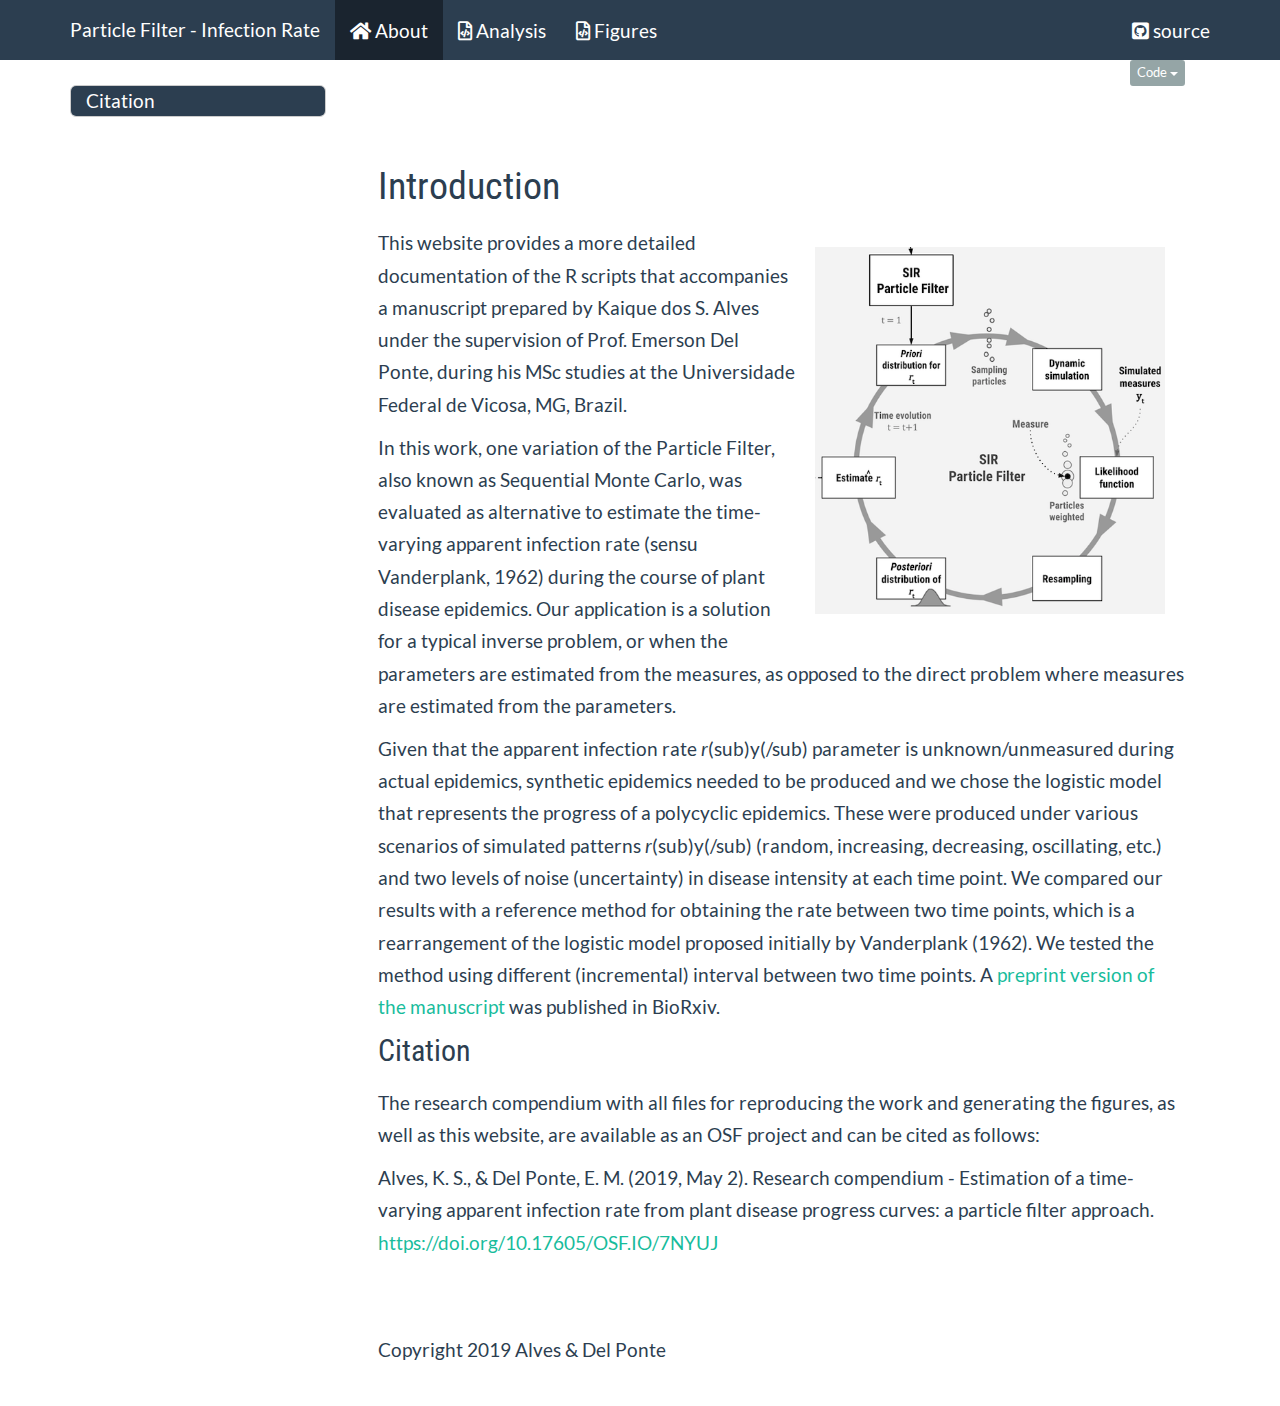
<file: docs/index.html>
<!DOCTYPE html>

<html xmlns="http://www.w3.org/1999/xhtml">

<head>

<meta charset="utf-8" />
<meta http-equiv="Content-Type" content="text/html; charset=utf-8" />
<meta name="generator" content="pandoc" />




<title>index.utf8.md</title>

<script src="site_libs/jquery-1.11.3/jquery.min.js"></script>
<meta name="viewport" content="width=device-width, initial-scale=1" />
<link href="site_libs/bootstrap-3.3.5/css/flatly.min.css" rel="stylesheet" />
<script src="site_libs/bootstrap-3.3.5/js/bootstrap.min.js"></script>
<script src="site_libs/bootstrap-3.3.5/shim/html5shiv.min.js"></script>
<script src="site_libs/bootstrap-3.3.5/shim/respond.min.js"></script>
<script src="site_libs/jqueryui-1.11.4/jquery-ui.min.js"></script>
<link href="site_libs/tocify-1.9.1/jquery.tocify.css" rel="stylesheet" />
<script src="site_libs/tocify-1.9.1/jquery.tocify.js"></script>
<script src="site_libs/navigation-1.1/tabsets.js"></script>
<script src="site_libs/navigation-1.1/codefolding.js"></script>
<script src="site_libs/navigation-1.1/sourceembed.js"></script>
<link href="site_libs/highlightjs-9.12.0/textmate.css" rel="stylesheet" />
<script src="site_libs/highlightjs-9.12.0/highlight.js"></script>
<link href="site_libs/pagedtable-1.1/css/pagedtable.css" rel="stylesheet" />
<script src="site_libs/pagedtable-1.1/js/pagedtable.js"></script>
<link href="site_libs/font-awesome-5.1.0/css/all.css" rel="stylesheet" />
<link href="site_libs/font-awesome-5.1.0/css/v4-shims.css" rel="stylesheet" />

<style type="text/css">code{white-space: pre;}</style>
<style type="text/css">
  pre:not([class]) {
    background-color: white;
  }
</style>
<script type="text/javascript">
if (window.hljs) {
  hljs.configure({languages: []});
  hljs.initHighlightingOnLoad();
  if (document.readyState && document.readyState === "complete") {
    window.setTimeout(function() { hljs.initHighlighting(); }, 0);
  }
}
</script>



<style type="text/css">
h1 {
  font-size: 34px;
}
h1.title {
  font-size: 38px;
}
h2 {
  font-size: 30px;
}
h3 {
  font-size: 24px;
}
h4 {
  font-size: 18px;
}
h5 {
  font-size: 16px;
}
h6 {
  font-size: 12px;
}
.table th:not([align]) {
  text-align: left;
}
#rmd-source-code {
  display: none;
}
</style>

<link rel="stylesheet" href="my-style.css" type="text/css" />



<style type = "text/css">
.main-container {
  max-width: 940px;
  margin-left: auto;
  margin-right: auto;
}
code {
  color: inherit;
  background-color: rgba(0, 0, 0, 0.04);
}
img {
  max-width:100%;
  height: auto;
}
.tabbed-pane {
  padding-top: 12px;
}
.html-widget {
  margin-bottom: 20px;
}
button.code-folding-btn:focus {
  outline: none;
}
summary {
  display: list-item;
}
</style>


<style type="text/css">
/* padding for bootstrap navbar */
body {
  padding-top: 60px;
  padding-bottom: 40px;
}
/* offset scroll position for anchor links (for fixed navbar)  */
.section h1 {
  padding-top: 65px;
  margin-top: -65px;
}
.section h2 {
  padding-top: 65px;
  margin-top: -65px;
}
.section h3 {
  padding-top: 65px;
  margin-top: -65px;
}
.section h4 {
  padding-top: 65px;
  margin-top: -65px;
}
.section h5 {
  padding-top: 65px;
  margin-top: -65px;
}
.section h6 {
  padding-top: 65px;
  margin-top: -65px;
}
.dropdown-submenu {
  position: relative;
}
.dropdown-submenu>.dropdown-menu {
  top: 0;
  left: 100%;
  margin-top: -6px;
  margin-left: -1px;
  border-radius: 0 6px 6px 6px;
}
.dropdown-submenu:hover>.dropdown-menu {
  display: block;
}
.dropdown-submenu>a:after {
  display: block;
  content: " ";
  float: right;
  width: 0;
  height: 0;
  border-color: transparent;
  border-style: solid;
  border-width: 5px 0 5px 5px;
  border-left-color: #cccccc;
  margin-top: 5px;
  margin-right: -10px;
}
.dropdown-submenu:hover>a:after {
  border-left-color: #ffffff;
}
.dropdown-submenu.pull-left {
  float: none;
}
.dropdown-submenu.pull-left>.dropdown-menu {
  left: -100%;
  margin-left: 10px;
  border-radius: 6px 0 6px 6px;
}
</style>

<script>
// manage active state of menu based on current page
$(document).ready(function () {
  // active menu anchor
  href = window.location.pathname
  href = href.substr(href.lastIndexOf('/') + 1)
  if (href === "")
    href = "index.html";
  var menuAnchor = $('a[href="' + href + '"]');

  // mark it active
  menuAnchor.parent().addClass('active');

  // if it's got a parent navbar menu mark it active as well
  menuAnchor.closest('li.dropdown').addClass('active');
});
</script>

<!-- tabsets -->

<style type="text/css">
.tabset-dropdown > .nav-tabs {
  display: inline-table;
  max-height: 500px;
  min-height: 44px;
  overflow-y: auto;
  background: white;
  border: 1px solid #ddd;
  border-radius: 4px;
}

.tabset-dropdown > .nav-tabs > li.active:before {
  content: "";
  font-family: 'Glyphicons Halflings';
  display: inline-block;
  padding: 10px;
  border-right: 1px solid #ddd;
}

.tabset-dropdown > .nav-tabs.nav-tabs-open > li.active:before {
  content: "&#xe258;";
  border: none;
}

.tabset-dropdown > .nav-tabs.nav-tabs-open:before {
  content: "";
  font-family: 'Glyphicons Halflings';
  display: inline-block;
  padding: 10px;
  border-right: 1px solid #ddd;
}

.tabset-dropdown > .nav-tabs > li.active {
  display: block;
}

.tabset-dropdown > .nav-tabs > li > a,
.tabset-dropdown > .nav-tabs > li > a:focus,
.tabset-dropdown > .nav-tabs > li > a:hover {
  border: none;
  display: inline-block;
  border-radius: 4px;
}

.tabset-dropdown > .nav-tabs.nav-tabs-open > li {
  display: block;
  float: none;
}

.tabset-dropdown > .nav-tabs > li {
  display: none;
}
</style>

<script>
$(document).ready(function () {
  window.buildTabsets("TOC");
});

$(document).ready(function () {
  $('.tabset-dropdown > .nav-tabs > li').click(function () {
    $(this).parent().toggleClass('nav-tabs-open')
  });
});
</script>

<!-- code folding -->
<style type="text/css">
.code-folding-btn { margin-bottom: 4px; }
</style>
<script>
$(document).ready(function () {
  window.initializeSourceEmbed("index.Rmd");
});
</script>



<script>
$(document).ready(function ()  {

    // move toc-ignore selectors from section div to header
    $('div.section.toc-ignore')
        .removeClass('toc-ignore')
        .children('h1,h2,h3,h4,h5').addClass('toc-ignore');

    // establish options
    var options = {
      selectors: "h1,h2,h3",
      theme: "bootstrap3",
      context: '.toc-content',
      hashGenerator: function (text) {
        return text.replace(/[.\\/?&!#<>]/g, '').replace(/\s/g, '_').toLowerCase();
      },
      ignoreSelector: ".toc-ignore",
      scrollTo: 0
    };
    options.showAndHide = false;
    options.smoothScroll = false;

    // tocify
    var toc = $("#TOC").tocify(options).data("toc-tocify");
});
</script>

<style type="text/css">

#TOC {
  margin: 25px 0px 20px 0px;
}
@media (max-width: 768px) {
#TOC {
  position: relative;
  width: 100%;
}
}


.toc-content {
  padding-left: 30px;
  padding-right: 40px;
}

div.main-container {
  max-width: 1200px;
}

div.tocify {
  width: 20%;
  max-width: 260px;
  max-height: 85%;
}

@media (min-width: 768px) and (max-width: 991px) {
  div.tocify {
    width: 25%;
  }
}

@media (max-width: 767px) {
  div.tocify {
    width: 100%;
    max-width: none;
  }
}

.tocify ul, .tocify li {
  line-height: 20px;
}

.tocify-subheader .tocify-item {
  font-size: 0.90em;
  padding-left: 25px;
  text-indent: 0;
}

.tocify .list-group-item {
  border-radius: 0px;
}

.tocify-subheader {
  display: inline;
}
.tocify-subheader .tocify-item {
  font-size: 0.95em;
}

</style>



</head>

<body>


<div class="container-fluid main-container">


<!-- setup 3col/9col grid for toc_float and main content  -->
<div class="row-fluid">
<div class="col-xs-12 col-sm-4 col-md-3">
<div id="TOC" class="tocify">
</div>
</div>

<div class="toc-content col-xs-12 col-sm-8 col-md-9">




<div class="navbar navbar-default  navbar-fixed-top" role="navigation">
  <div class="container">
    <div class="navbar-header">
      <button type="button" class="navbar-toggle collapsed" data-toggle="collapse" data-target="#navbar">
        <span class="icon-bar"></span>
        <span class="icon-bar"></span>
        <span class="icon-bar"></span>
      </button>
      <a class="navbar-brand" href="index.html">Particle Filter - Infection Rate</a>
    </div>
    <div id="navbar" class="navbar-collapse collapse">
      <ul class="nav navbar-nav">
        <li>
  <a href="index.html">
    <span class="fa fa fa fa-home"></span>
     
    About
  </a>
</li>
<li>
  <a href="main_code.html">
    <span class="fa fa fa fa-file-code-o"></span>
     
    Analysis
  </a>
</li>
<li>
  <a href="paper-figures.html">
    <span class="fa fa fa fa-file-code-o"></span>
     
    Figures
  </a>
</li>
      </ul>
      <ul class="nav navbar-nav navbar-right">
        <li>
  <a href="https://github.com/AlvesKS/paper-infection-rate-SIRPF">
    <span class="fa fa-github-square"></span>
     
    source
  </a>
</li>
      </ul>
    </div><!--/.nav-collapse -->
  </div><!--/.container -->
</div><!--/.navbar -->

<div class="fluid-row" id="header">

<div class="btn-group pull-right">
<button type="button" class="btn btn-default btn-xs dropdown-toggle" data-toggle="dropdown" aria-haspopup="true" aria-expanded="false"><span>Code</span> <span class="caret"></span></button>
<ul class="dropdown-menu" style="min-width: 50px;">
<li><a id="rmd-download-source" href="#">Download Rmd</a></li>
</ul>
</div>



<h1 class="title toc-ignore">Introduction</h1>

</div>


<p><img src = "figs/diagram2.png"width = 350px align = right> This website provides a more detailed documentation of the R scripts that accompanies a manuscript prepared by Kaique dos S. Alves under the supervision of Prof. Emerson Del Ponte, during his MSc studies at the Universidade Federal de Vicosa, MG, Brazil.</p>
<p>In this work, one variation of the Particle Filter, also known as Sequential Monte Carlo, was evaluated as alternative to estimate the time-varying apparent infection rate (sensu Vanderplank, 1962) during the course of plant disease epidemics. Our application is a solution for a typical inverse problem, or when the parameters are estimated from the measures, as opposed to the direct problem where measures are estimated from the parameters.</p>
<p>Given that the apparent infection rate <em>r</em>(sub)y(/sub) parameter is unknown/unmeasured during actual epidemics, synthetic epidemics needed to be produced and we chose the logistic model that represents the progress of a polycyclic epidemics. These were produced under various scenarios of simulated patterns <em>r</em>(sub)y(/sub) (random, increasing, decreasing, oscillating, etc.) and two levels of noise (uncertainty) in disease intensity at each time point. We compared our results with a reference method for obtaining the rate between two time points, which is a rearrangement of the logistic model proposed initially by Vanderplank (1962). We tested the method using different (incremental) interval between two time points. A <a href="https://www.biorxiv.org/content/10.1101/625822v1">preprint version of the manuscript</a> was published in BioRxiv.</p>
<div id="citation" class="section level2">
<h2>Citation</h2>
<p>The research compendium with all files for reproducing the work and generating the figures, as well as this website, are available as an OSF project and can be cited as follows:</p>
<p>Alves, K. S., &amp; Del Ponte, E. M. (2019, May 2). Research compendium - Estimation of a time-varying apparent infection rate from plant disease progress curves: a particle filter approach. <a href="https://doi.org/10.17605/OSF.IO/7NYUJ" class="uri">https://doi.org/10.17605/OSF.IO/7NYUJ</a></p>
</div>

<div id="rmd-source-code">[base64]</div>

<br><br>
Copyright 2019 Alves & Del Ponte


</div>
</div>

</div>

<script>

// add bootstrap table styles to pandoc tables
function bootstrapStylePandocTables() {
  $('tr.header').parent('thead').parent('table').addClass('table table-condensed');
}
$(document).ready(function () {
  bootstrapStylePandocTables();
});


</script>

<!-- dynamically load mathjax for compatibility with self-contained -->
<script>
  (function () {
    var script = document.createElement("script");
    script.type = "text/javascript";
    script.src  = "https://mathjax.rstudio.com/latest/MathJax.js?config=TeX-AMS-MML_HTMLorMML";
    document.getElementsByTagName("head")[0].appendChild(script);
  })();
</script>

</body>
</html>
</file>
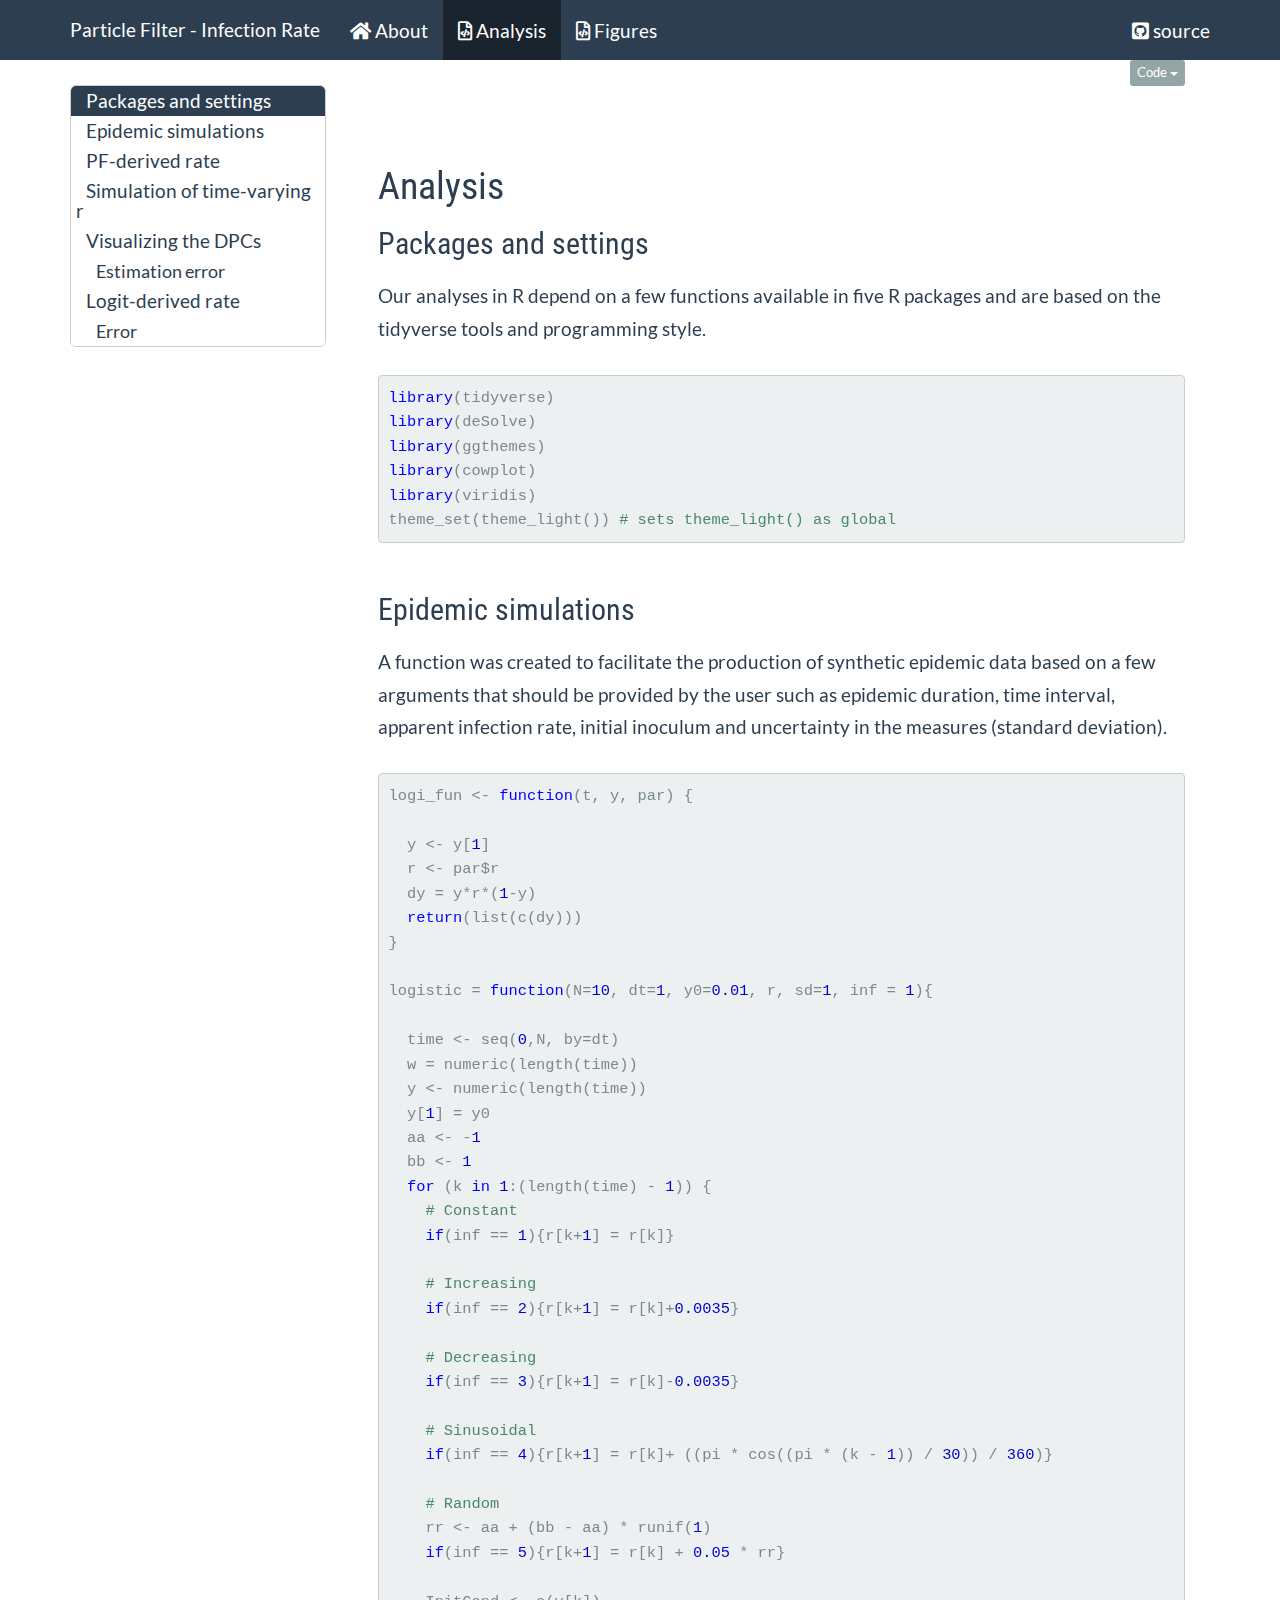
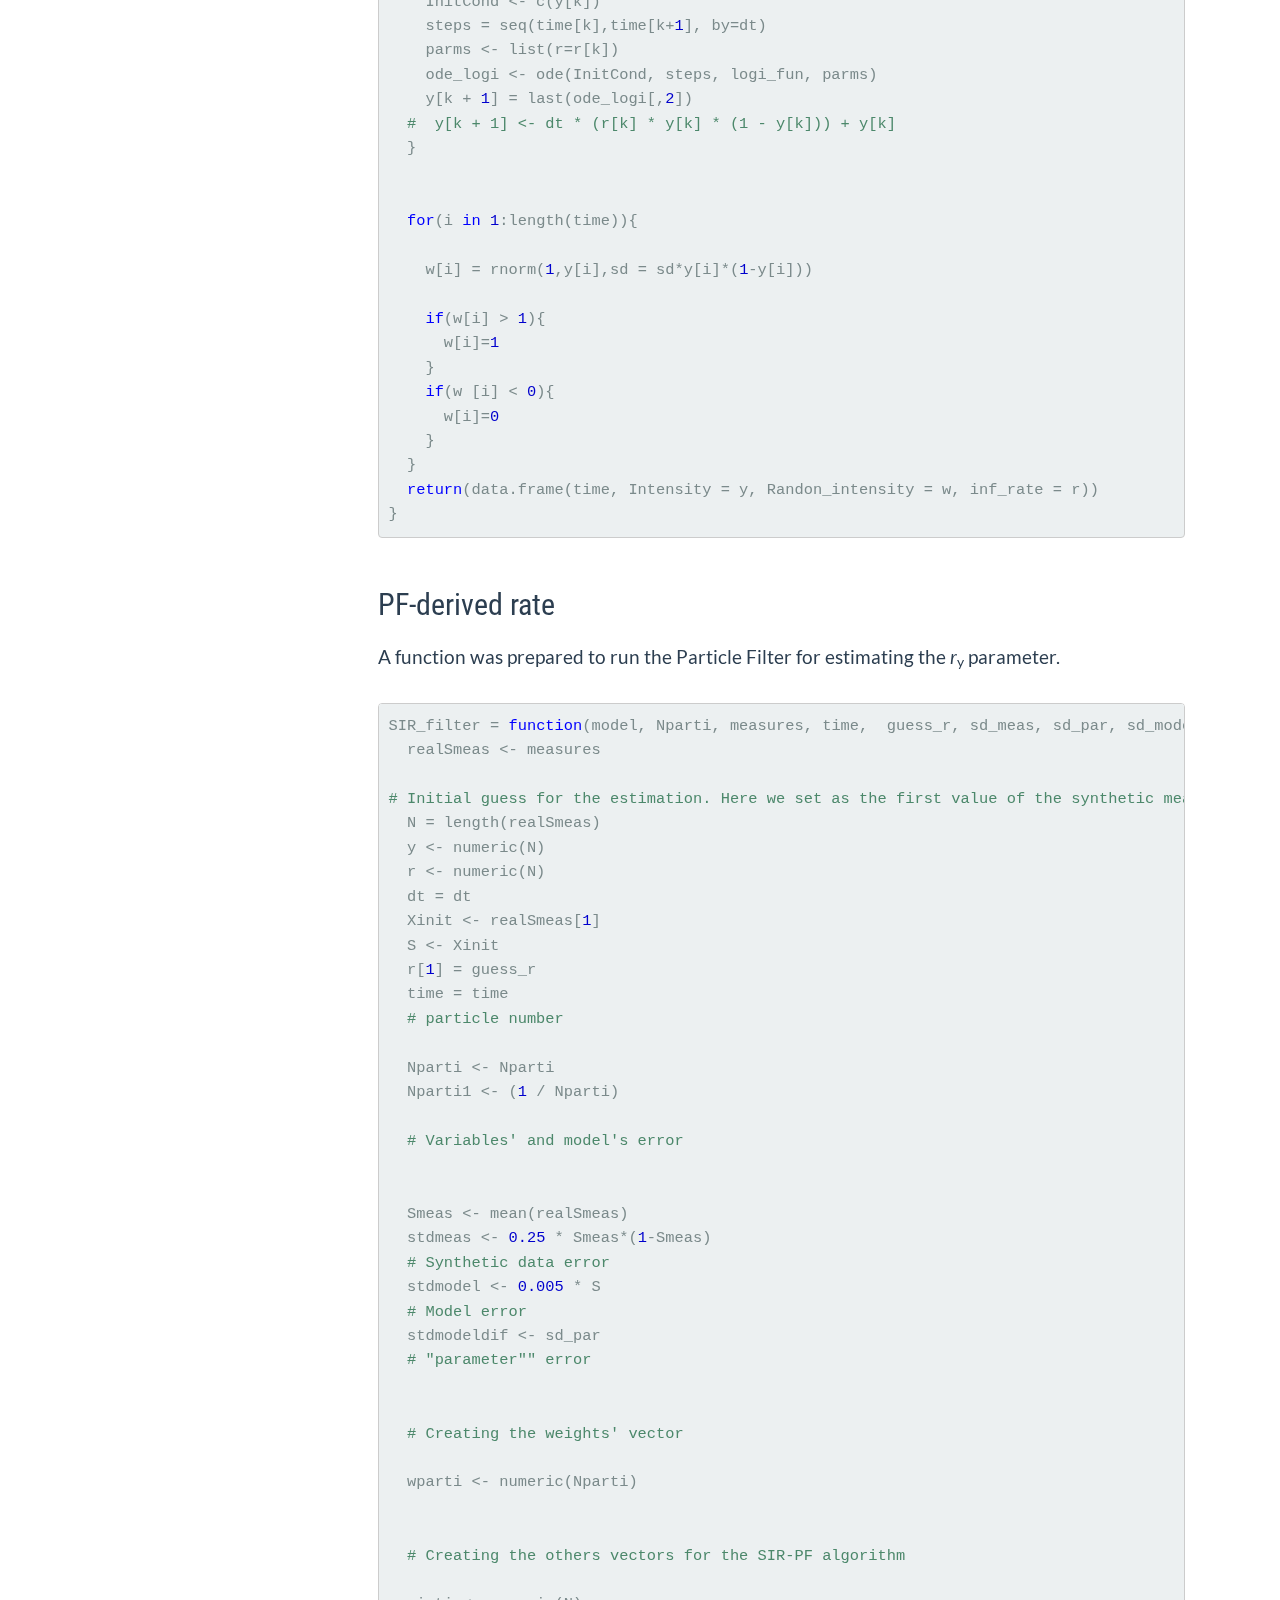
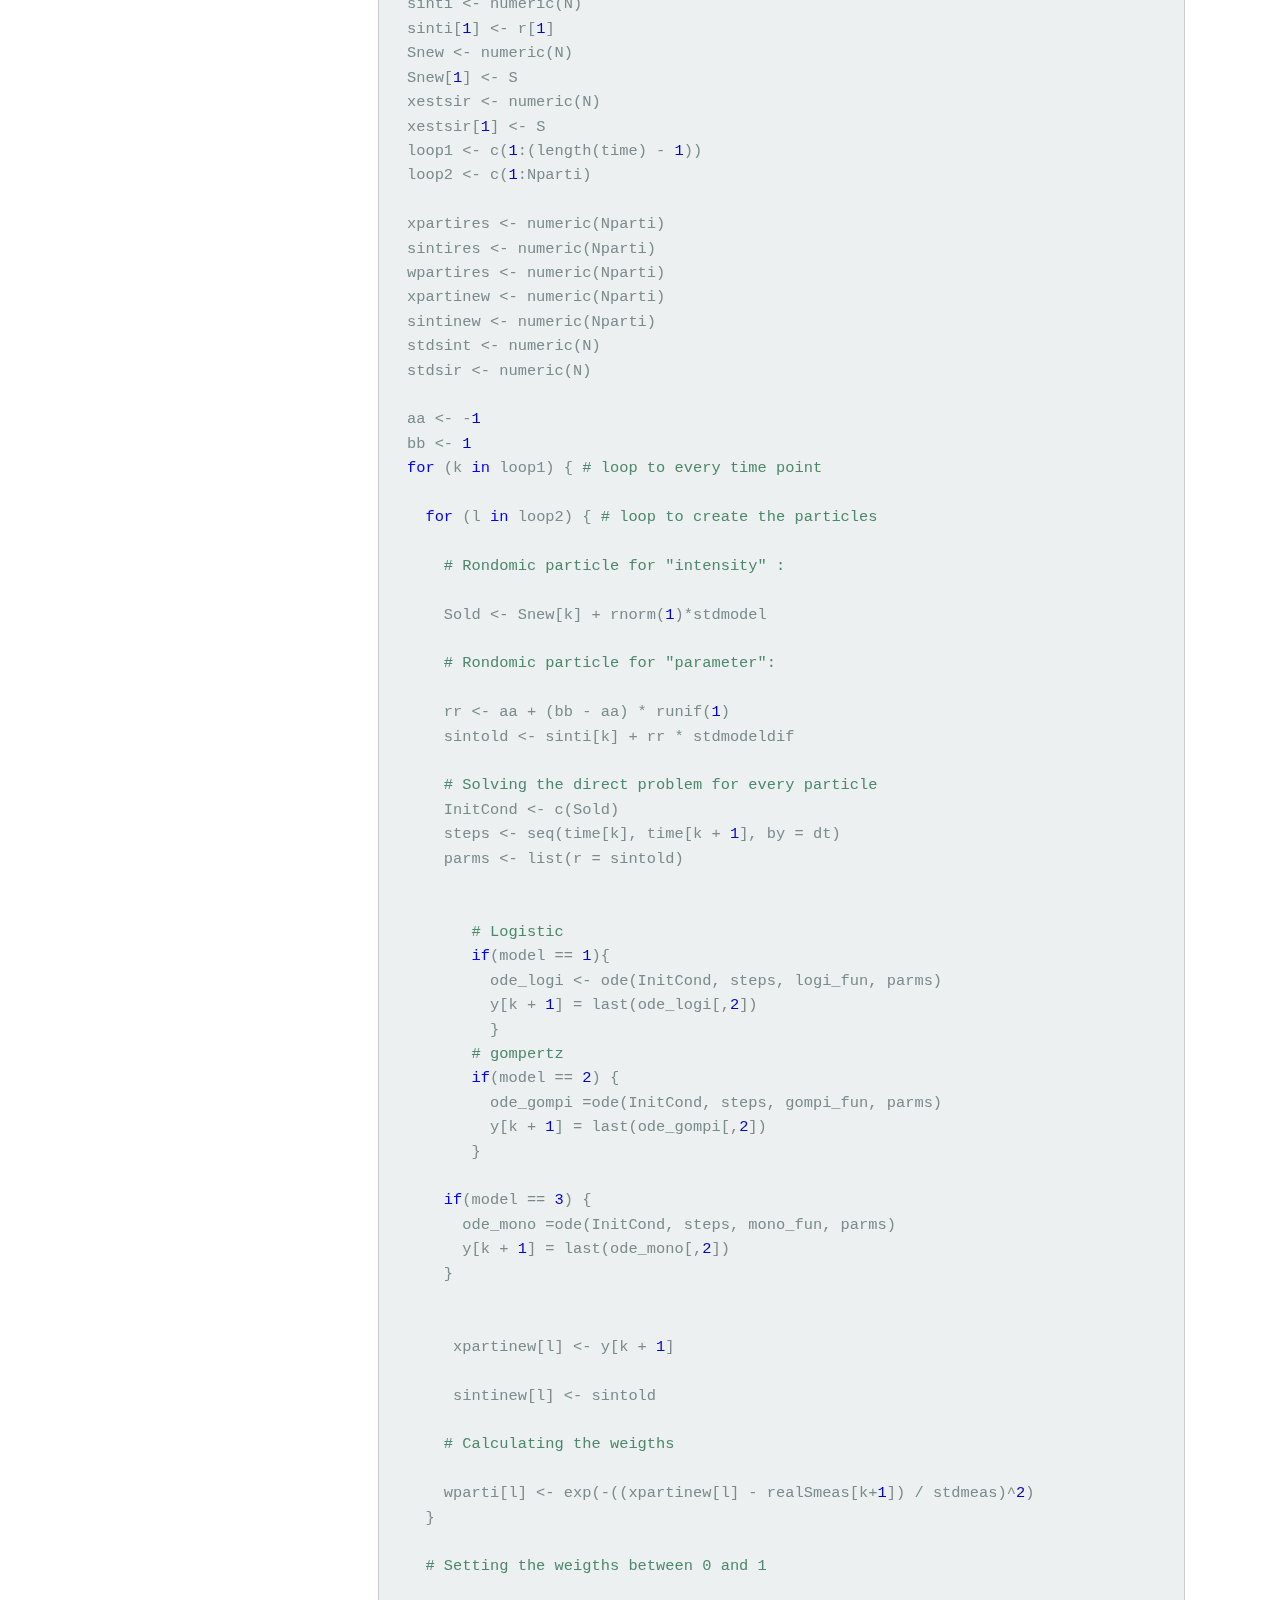
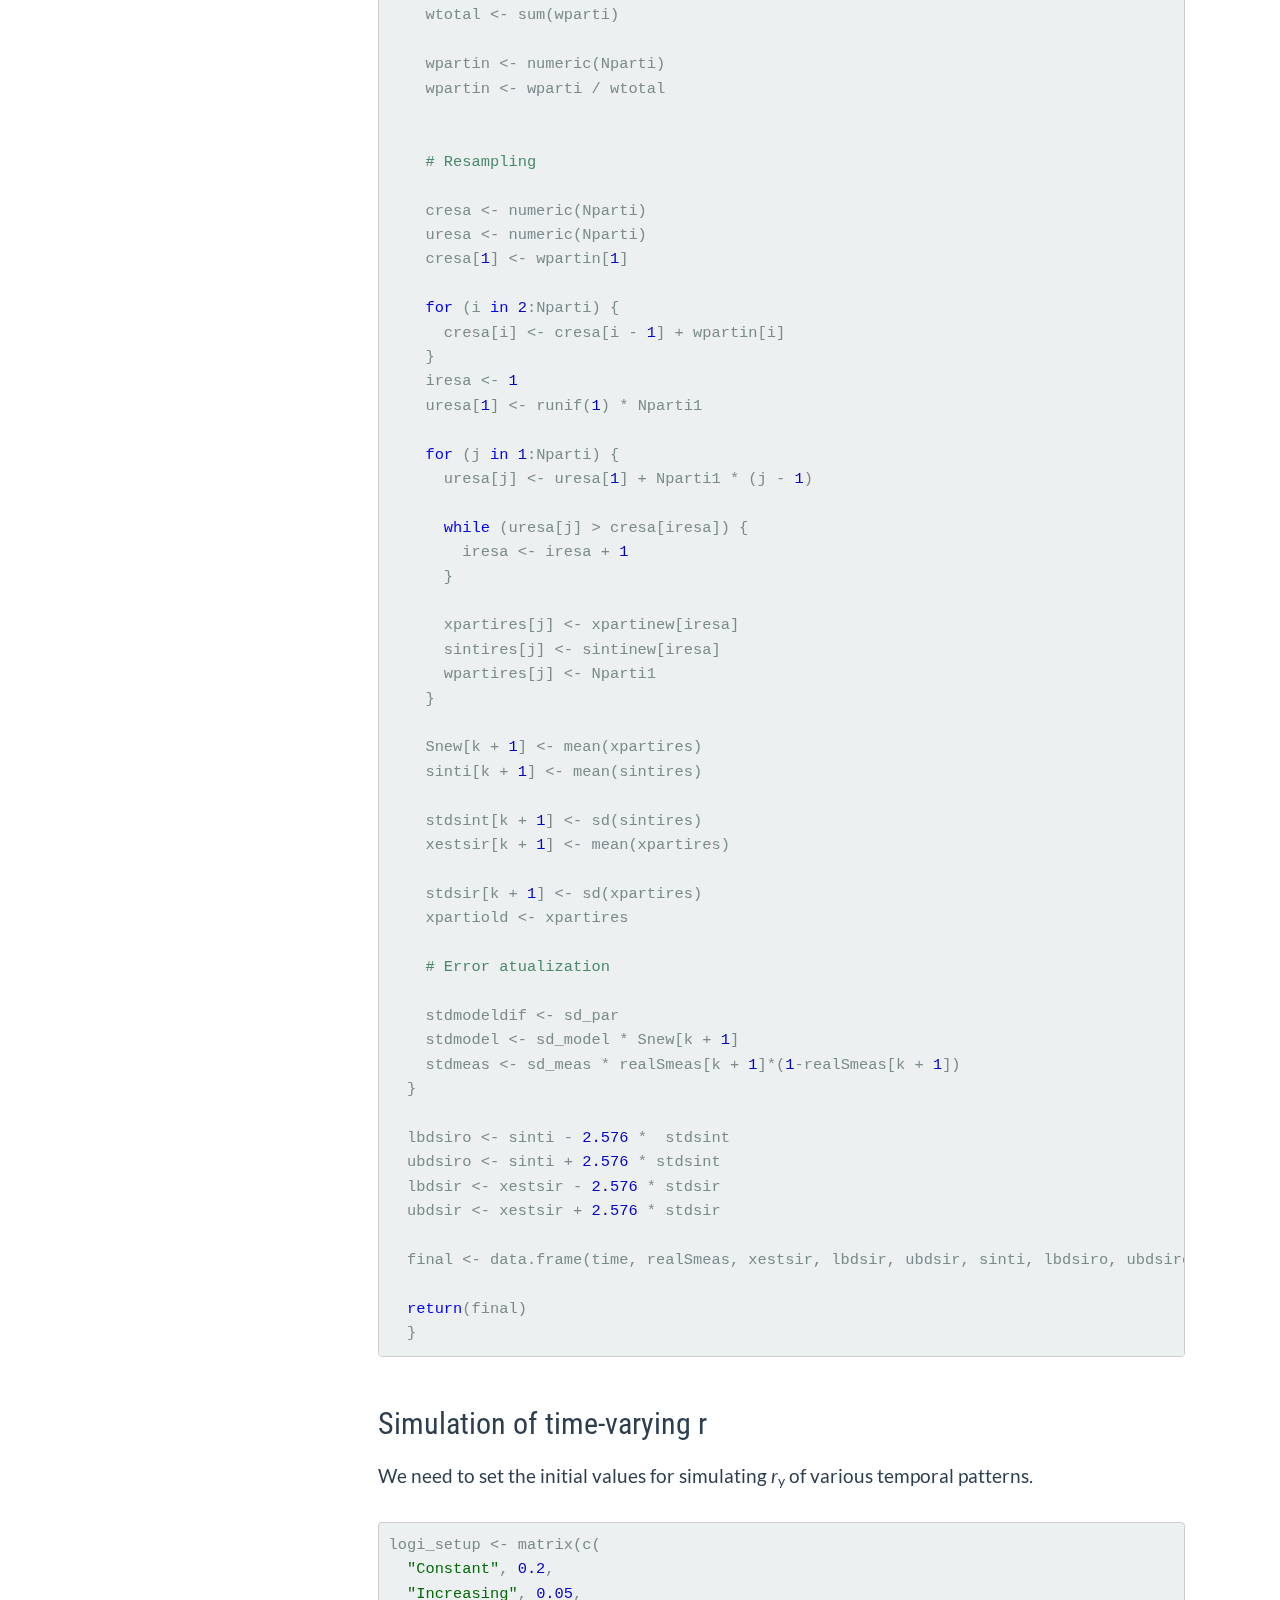
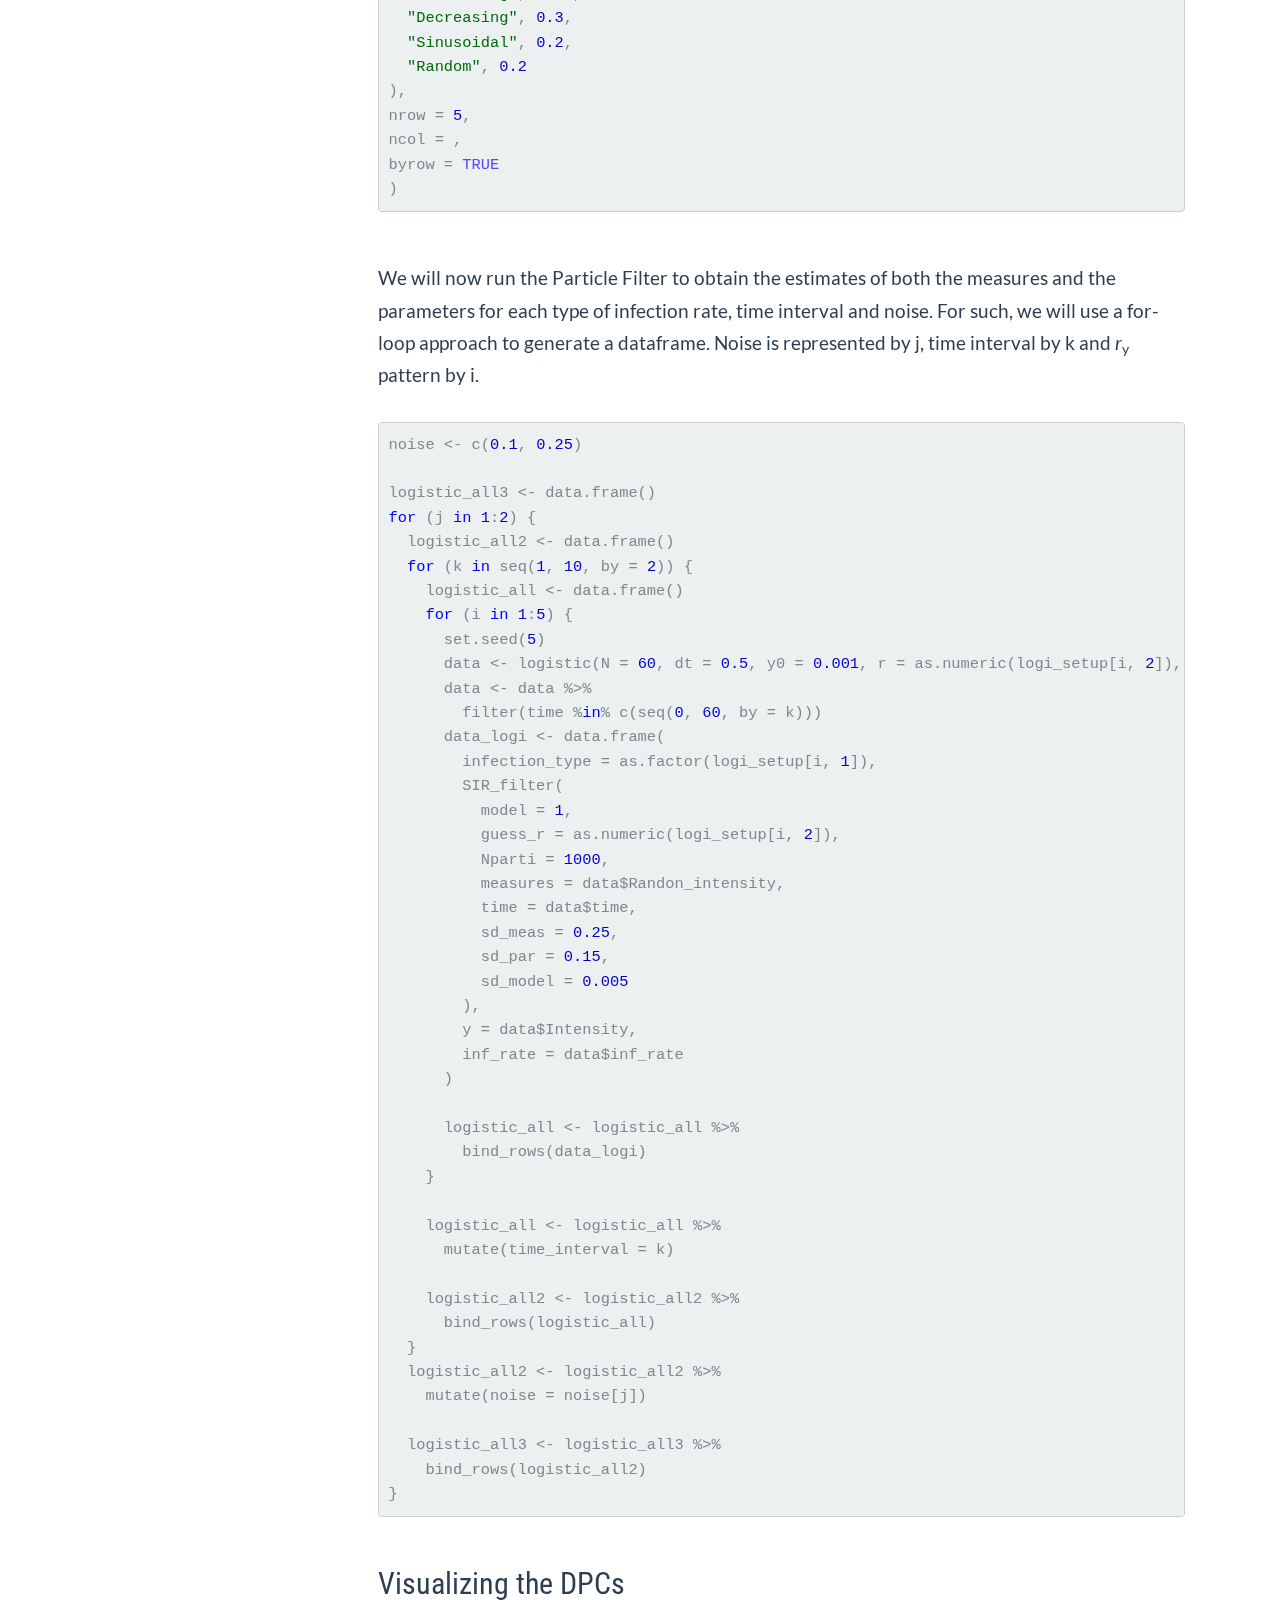
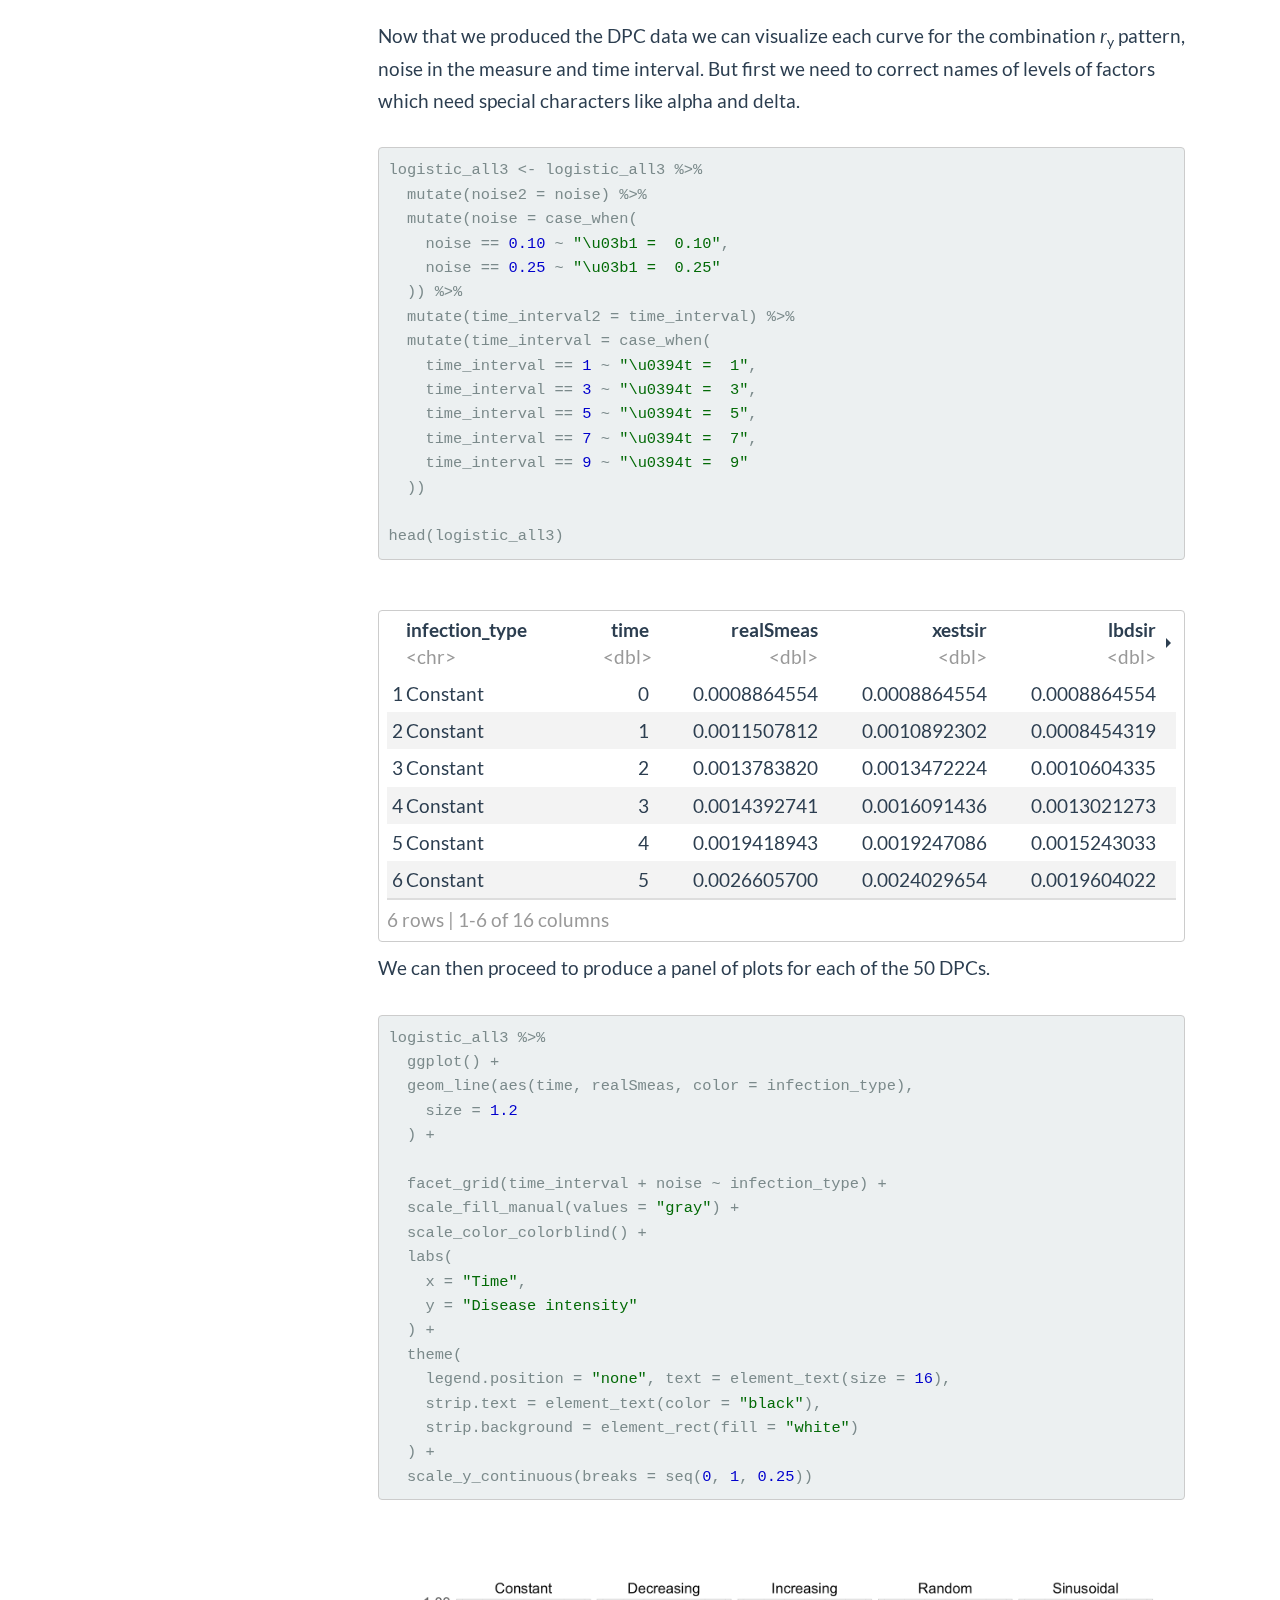
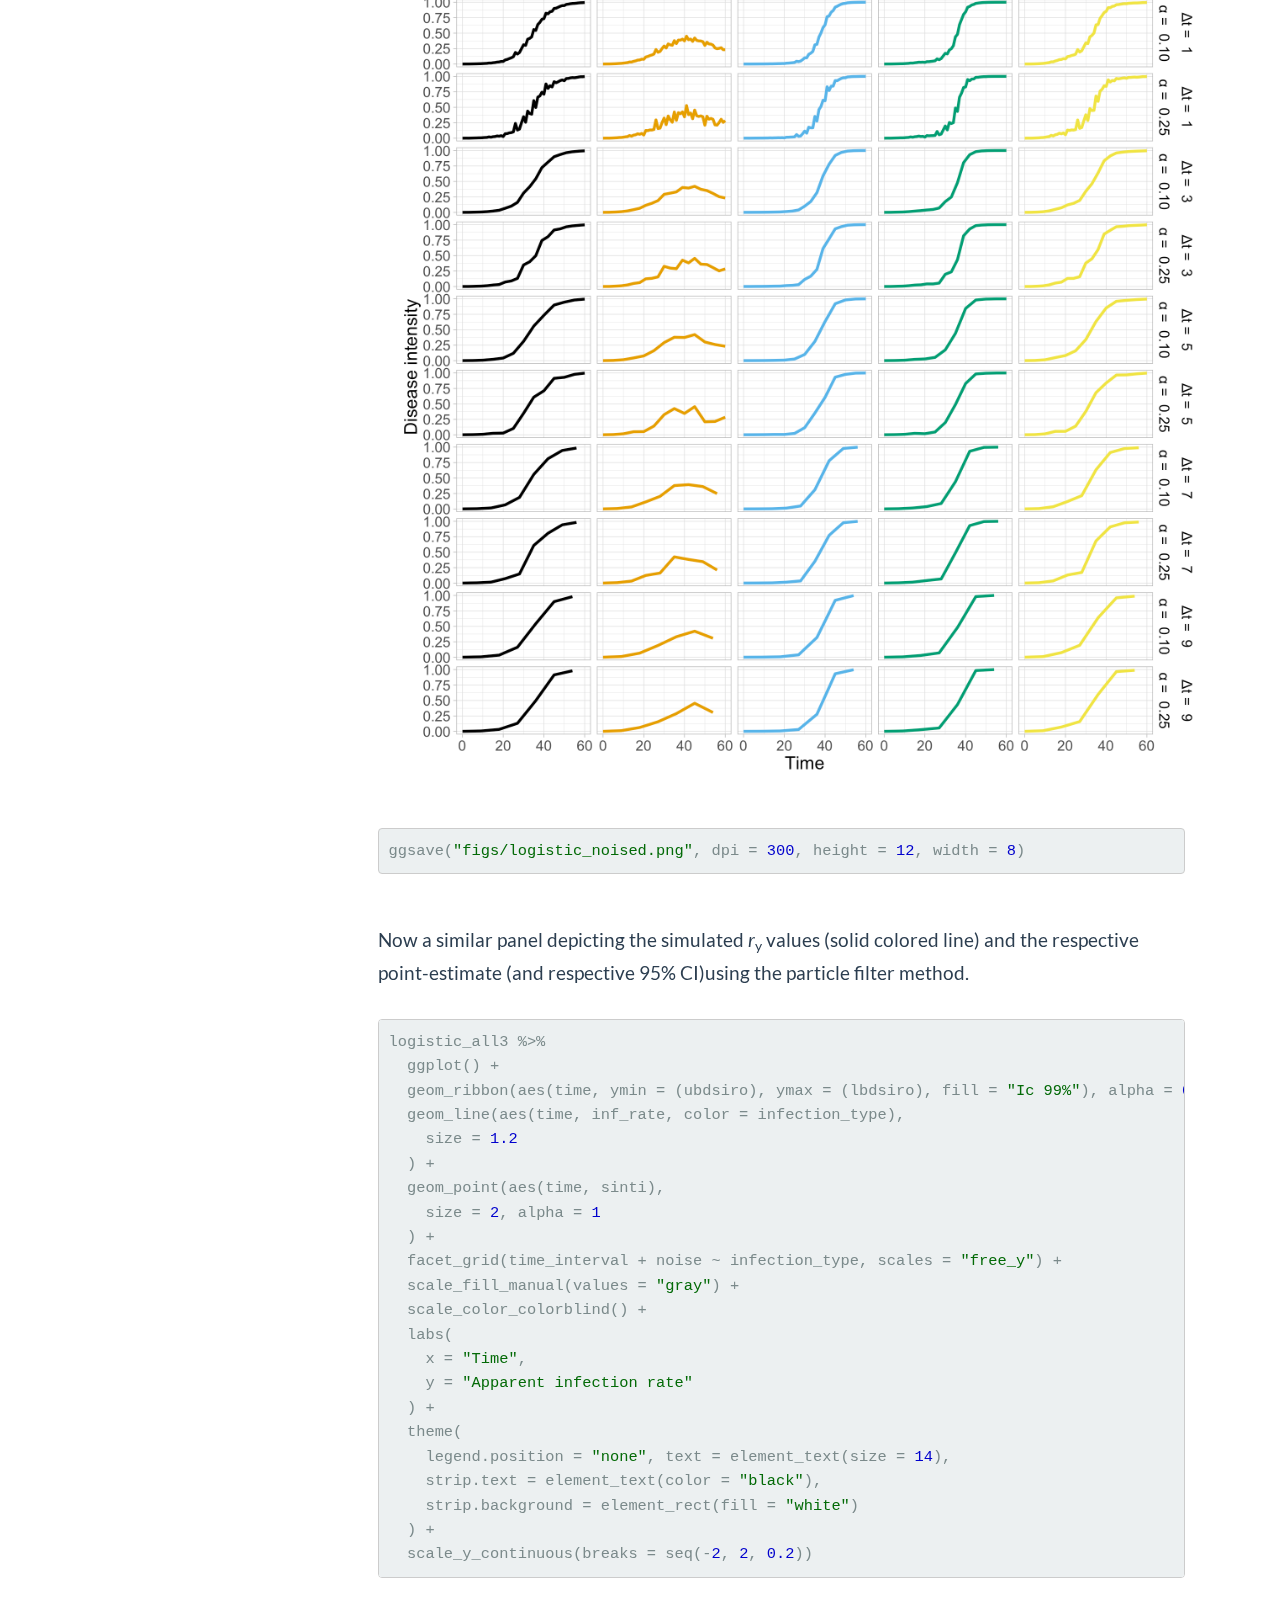
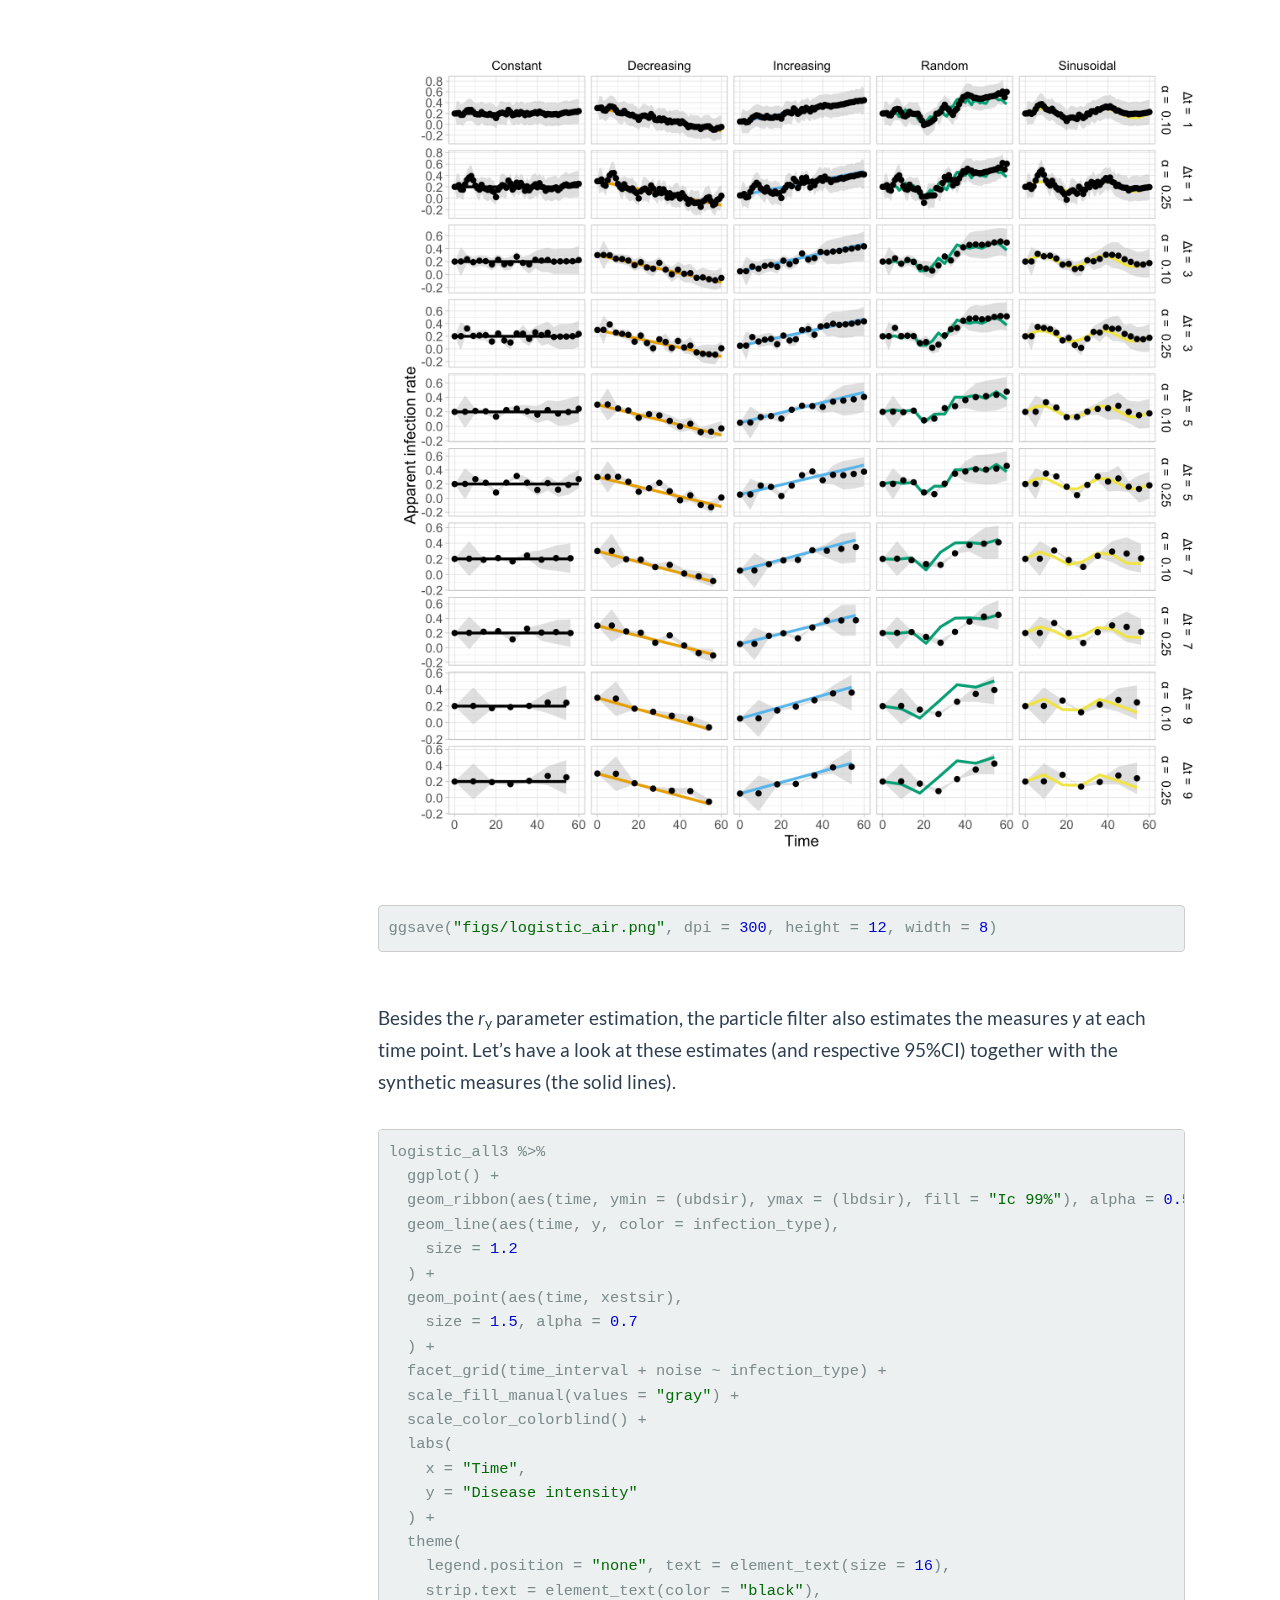
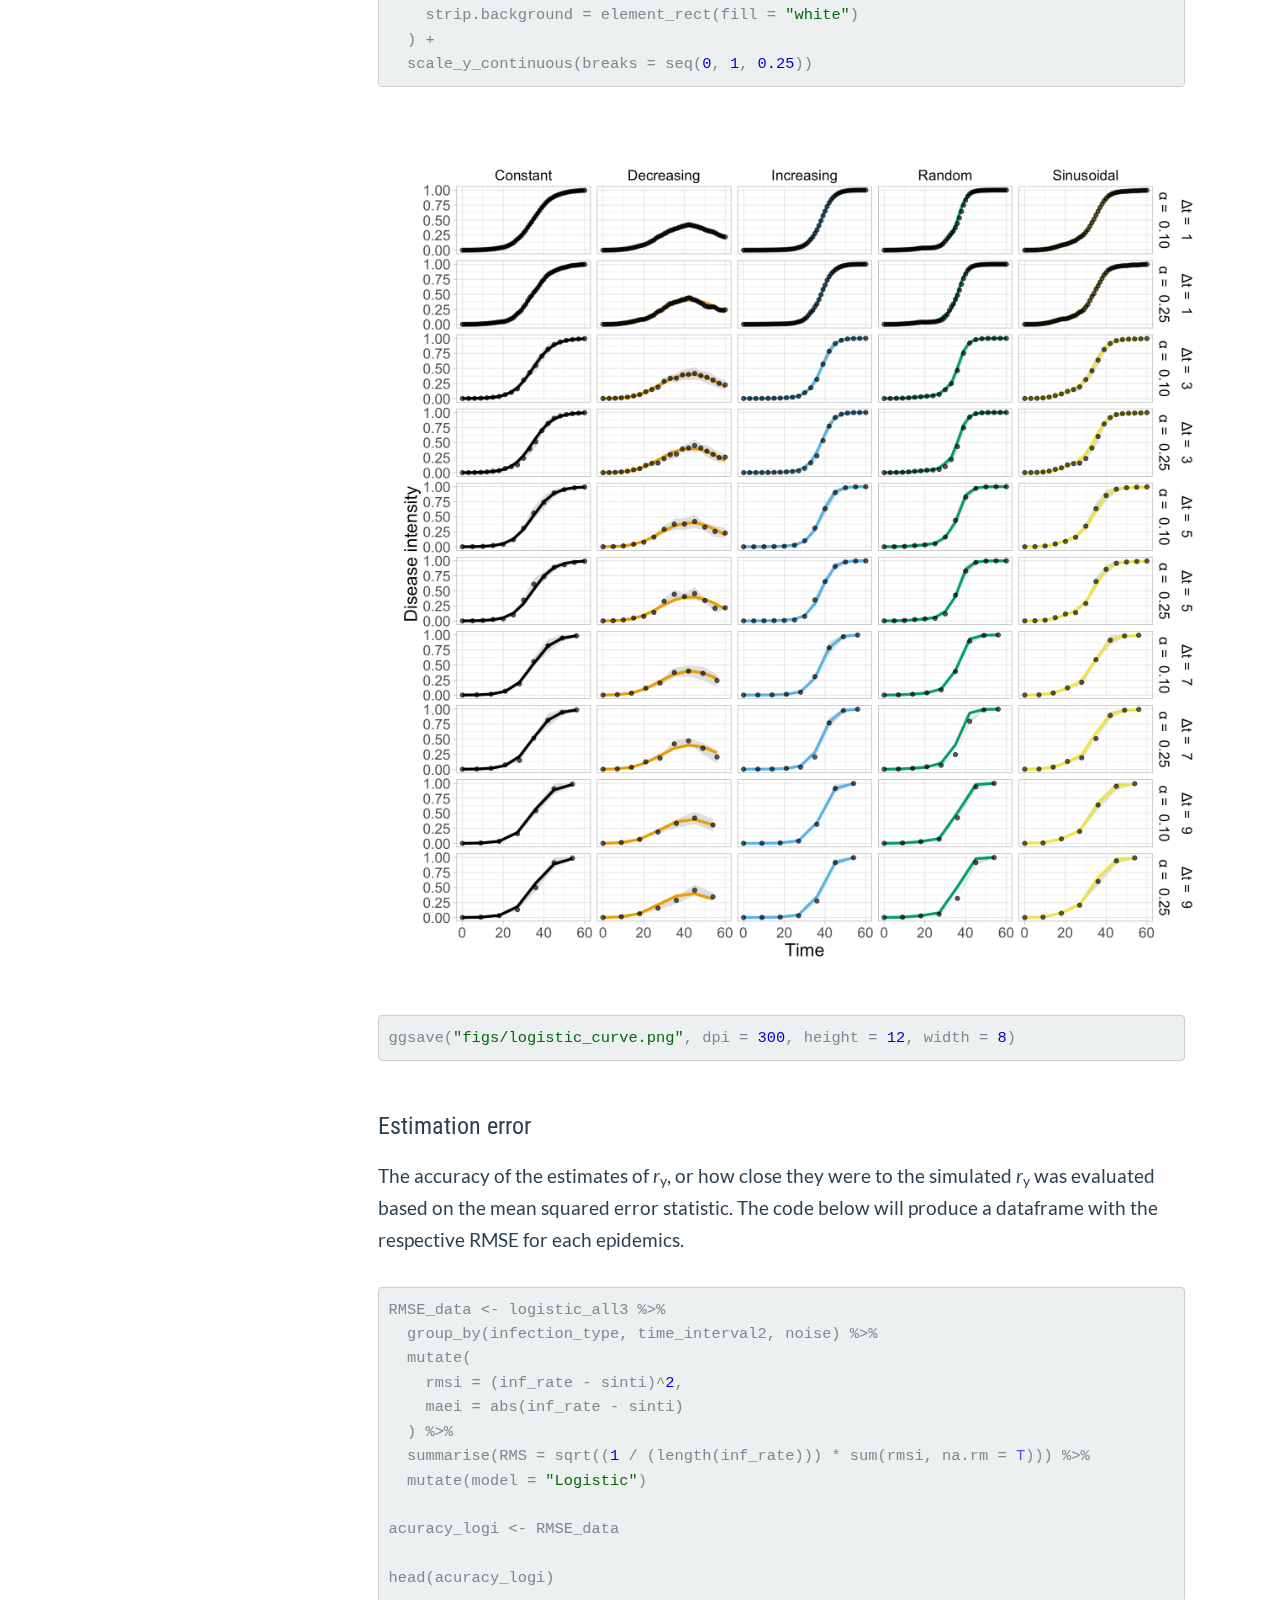
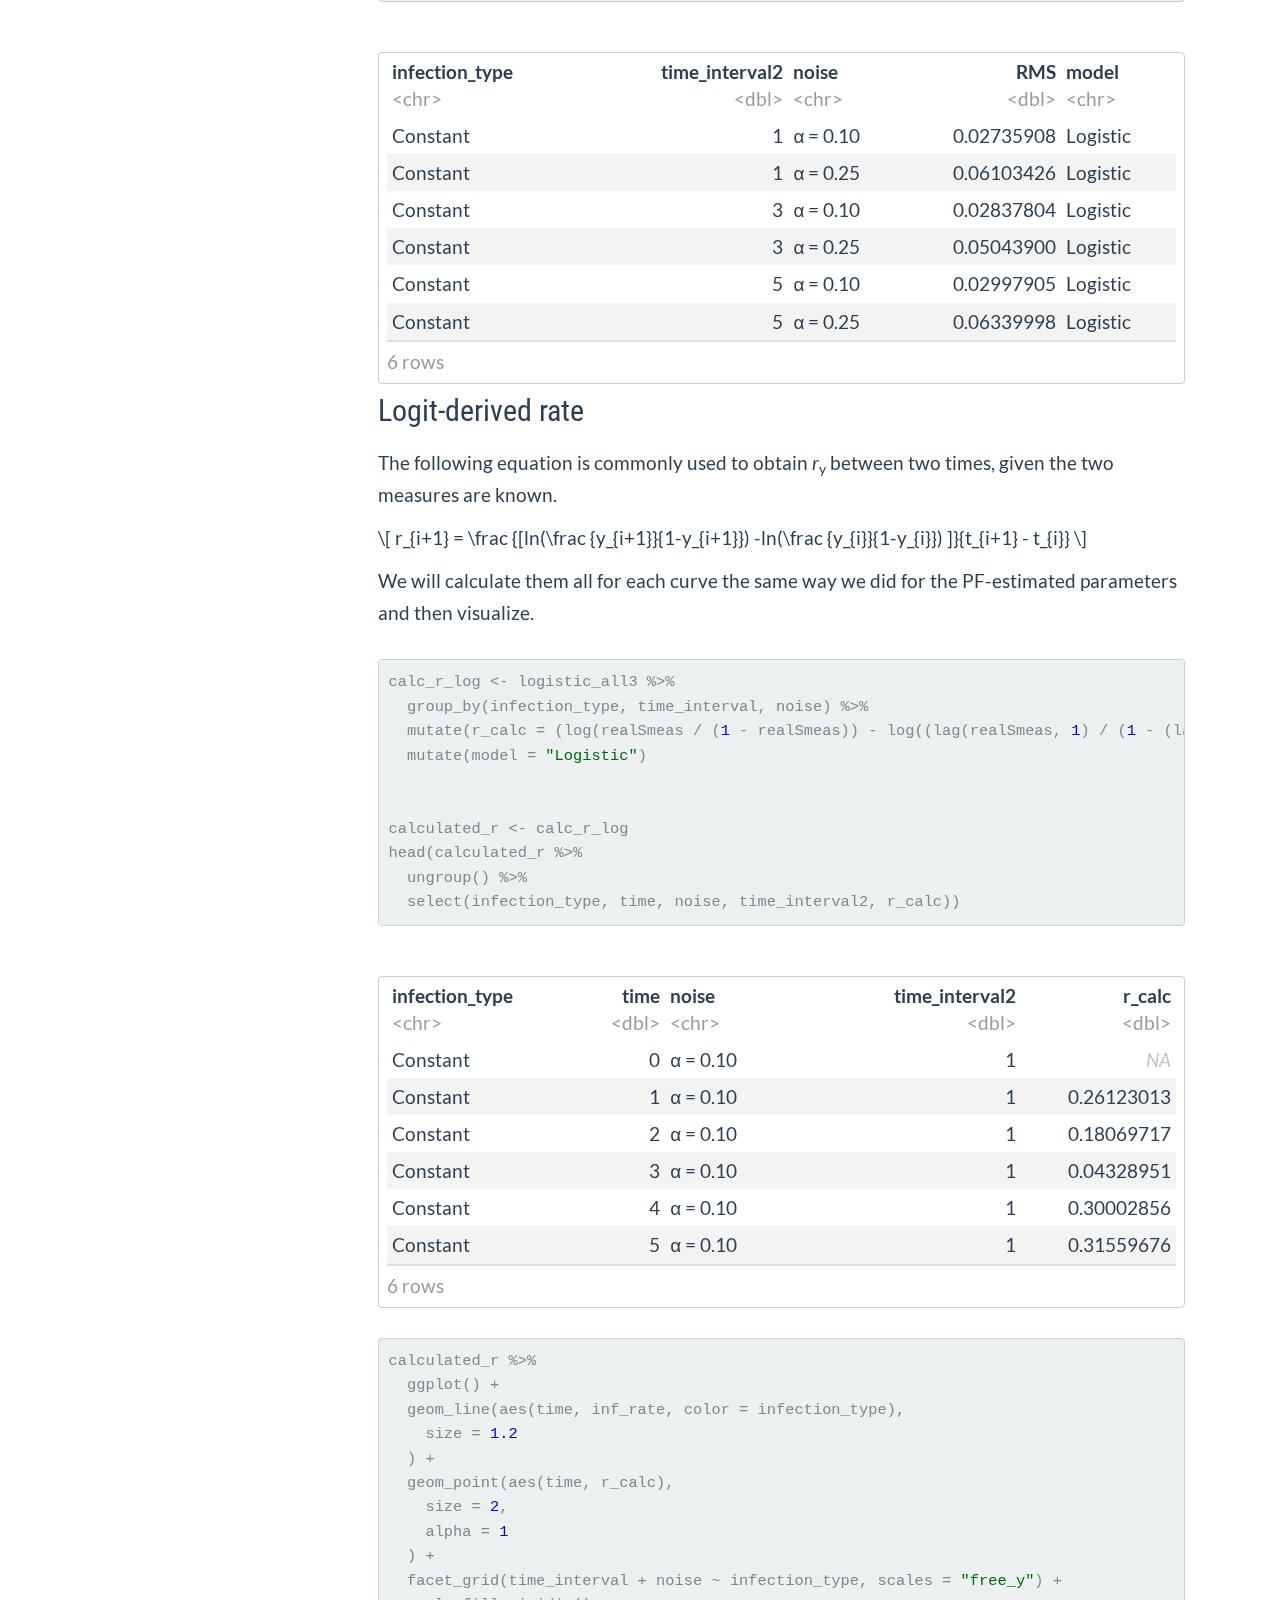
<file: docs/main_code.html>
<!DOCTYPE html>

<html xmlns="http://www.w3.org/1999/xhtml">

<head>

<meta charset="utf-8" />
<meta http-equiv="Content-Type" content="text/html; charset=utf-8" />
<meta name="generator" content="pandoc" />




<title>main_code.utf8.md</title>

<script src="site_libs/jquery-1.11.3/jquery.min.js"></script>
<meta name="viewport" content="width=device-width, initial-scale=1" />
<link href="site_libs/bootstrap-3.3.5/css/flatly.min.css" rel="stylesheet" />
<script src="site_libs/bootstrap-3.3.5/js/bootstrap.min.js"></script>
<script src="site_libs/bootstrap-3.3.5/shim/html5shiv.min.js"></script>
<script src="site_libs/bootstrap-3.3.5/shim/respond.min.js"></script>
<script src="site_libs/jqueryui-1.11.4/jquery-ui.min.js"></script>
<link href="site_libs/tocify-1.9.1/jquery.tocify.css" rel="stylesheet" />
<script src="site_libs/tocify-1.9.1/jquery.tocify.js"></script>
<script src="site_libs/navigation-1.1/tabsets.js"></script>
<script src="site_libs/navigation-1.1/codefolding.js"></script>
<script src="site_libs/navigation-1.1/sourceembed.js"></script>
<link href="site_libs/highlightjs-9.12.0/textmate.css" rel="stylesheet" />
<script src="site_libs/highlightjs-9.12.0/highlight.js"></script>
<link href="site_libs/pagedtable-1.1/css/pagedtable.css" rel="stylesheet" />
<script src="site_libs/pagedtable-1.1/js/pagedtable.js"></script>
<link href="site_libs/font-awesome-5.1.0/css/all.css" rel="stylesheet" />
<link href="site_libs/font-awesome-5.1.0/css/v4-shims.css" rel="stylesheet" />

<style type="text/css">code{white-space: pre;}</style>
<style type="text/css">
  pre:not([class]) {
    background-color: white;
  }
</style>
<script type="text/javascript">
if (window.hljs) {
  hljs.configure({languages: []});
  hljs.initHighlightingOnLoad();
  if (document.readyState && document.readyState === "complete") {
    window.setTimeout(function() { hljs.initHighlighting(); }, 0);
  }
}
</script>



<style type="text/css">
h1 {
  font-size: 34px;
}
h1.title {
  font-size: 38px;
}
h2 {
  font-size: 30px;
}
h3 {
  font-size: 24px;
}
h4 {
  font-size: 18px;
}
h5 {
  font-size: 16px;
}
h6 {
  font-size: 12px;
}
.table th:not([align]) {
  text-align: left;
}
#rmd-source-code {
  display: none;
}
</style>

<link rel="stylesheet" href="my-style.css" type="text/css" />



<style type = "text/css">
.main-container {
  max-width: 940px;
  margin-left: auto;
  margin-right: auto;
}
code {
  color: inherit;
  background-color: rgba(0, 0, 0, 0.04);
}
img {
  max-width:100%;
  height: auto;
}
.tabbed-pane {
  padding-top: 12px;
}
.html-widget {
  margin-bottom: 20px;
}
button.code-folding-btn:focus {
  outline: none;
}
summary {
  display: list-item;
}
</style>


<style type="text/css">
/* padding for bootstrap navbar */
body {
  padding-top: 60px;
  padding-bottom: 40px;
}
/* offset scroll position for anchor links (for fixed navbar)  */
.section h1 {
  padding-top: 65px;
  margin-top: -65px;
}
.section h2 {
  padding-top: 65px;
  margin-top: -65px;
}
.section h3 {
  padding-top: 65px;
  margin-top: -65px;
}
.section h4 {
  padding-top: 65px;
  margin-top: -65px;
}
.section h5 {
  padding-top: 65px;
  margin-top: -65px;
}
.section h6 {
  padding-top: 65px;
  margin-top: -65px;
}
.dropdown-submenu {
  position: relative;
}
.dropdown-submenu>.dropdown-menu {
  top: 0;
  left: 100%;
  margin-top: -6px;
  margin-left: -1px;
  border-radius: 0 6px 6px 6px;
}
.dropdown-submenu:hover>.dropdown-menu {
  display: block;
}
.dropdown-submenu>a:after {
  display: block;
  content: " ";
  float: right;
  width: 0;
  height: 0;
  border-color: transparent;
  border-style: solid;
  border-width: 5px 0 5px 5px;
  border-left-color: #cccccc;
  margin-top: 5px;
  margin-right: -10px;
}
.dropdown-submenu:hover>a:after {
  border-left-color: #ffffff;
}
.dropdown-submenu.pull-left {
  float: none;
}
.dropdown-submenu.pull-left>.dropdown-menu {
  left: -100%;
  margin-left: 10px;
  border-radius: 6px 0 6px 6px;
}
</style>

<script>
// manage active state of menu based on current page
$(document).ready(function () {
  // active menu anchor
  href = window.location.pathname
  href = href.substr(href.lastIndexOf('/') + 1)
  if (href === "")
    href = "index.html";
  var menuAnchor = $('a[href="' + href + '"]');

  // mark it active
  menuAnchor.parent().addClass('active');

  // if it's got a parent navbar menu mark it active as well
  menuAnchor.closest('li.dropdown').addClass('active');
});
</script>

<!-- tabsets -->

<style type="text/css">
.tabset-dropdown > .nav-tabs {
  display: inline-table;
  max-height: 500px;
  min-height: 44px;
  overflow-y: auto;
  background: white;
  border: 1px solid #ddd;
  border-radius: 4px;
}

.tabset-dropdown > .nav-tabs > li.active:before {
  content: "";
  font-family: 'Glyphicons Halflings';
  display: inline-block;
  padding: 10px;
  border-right: 1px solid #ddd;
}

.tabset-dropdown > .nav-tabs.nav-tabs-open > li.active:before {
  content: "&#xe258;";
  border: none;
}

.tabset-dropdown > .nav-tabs.nav-tabs-open:before {
  content: "";
  font-family: 'Glyphicons Halflings';
  display: inline-block;
  padding: 10px;
  border-right: 1px solid #ddd;
}

.tabset-dropdown > .nav-tabs > li.active {
  display: block;
}

.tabset-dropdown > .nav-tabs > li > a,
.tabset-dropdown > .nav-tabs > li > a:focus,
.tabset-dropdown > .nav-tabs > li > a:hover {
  border: none;
  display: inline-block;
  border-radius: 4px;
}

.tabset-dropdown > .nav-tabs.nav-tabs-open > li {
  display: block;
  float: none;
}

.tabset-dropdown > .nav-tabs > li {
  display: none;
}
</style>

<script>
$(document).ready(function () {
  window.buildTabsets("TOC");
});

$(document).ready(function () {
  $('.tabset-dropdown > .nav-tabs > li').click(function () {
    $(this).parent().toggleClass('nav-tabs-open')
  });
});
</script>

<!-- code folding -->
<style type="text/css">
.code-folding-btn { margin-bottom: 4px; }
</style>
<script>
$(document).ready(function () {
  window.initializeSourceEmbed("main_code.Rmd");
});
</script>



<script>
$(document).ready(function ()  {

    // move toc-ignore selectors from section div to header
    $('div.section.toc-ignore')
        .removeClass('toc-ignore')
        .children('h1,h2,h3,h4,h5').addClass('toc-ignore');

    // establish options
    var options = {
      selectors: "h1,h2,h3",
      theme: "bootstrap3",
      context: '.toc-content',
      hashGenerator: function (text) {
        return text.replace(/[.\\/?&!#<>]/g, '').replace(/\s/g, '_').toLowerCase();
      },
      ignoreSelector: ".toc-ignore",
      scrollTo: 0
    };
    options.showAndHide = false;
    options.smoothScroll = false;

    // tocify
    var toc = $("#TOC").tocify(options).data("toc-tocify");
});
</script>

<style type="text/css">

#TOC {
  margin: 25px 0px 20px 0px;
}
@media (max-width: 768px) {
#TOC {
  position: relative;
  width: 100%;
}
}


.toc-content {
  padding-left: 30px;
  padding-right: 40px;
}

div.main-container {
  max-width: 1200px;
}

div.tocify {
  width: 20%;
  max-width: 260px;
  max-height: 85%;
}

@media (min-width: 768px) and (max-width: 991px) {
  div.tocify {
    width: 25%;
  }
}

@media (max-width: 767px) {
  div.tocify {
    width: 100%;
    max-width: none;
  }
}

.tocify ul, .tocify li {
  line-height: 20px;
}

.tocify-subheader .tocify-item {
  font-size: 0.90em;
  padding-left: 25px;
  text-indent: 0;
}

.tocify .list-group-item {
  border-radius: 0px;
}

.tocify-subheader {
  display: inline;
}
.tocify-subheader .tocify-item {
  font-size: 0.95em;
}

</style>



</head>

<body>


<div class="container-fluid main-container">


<!-- setup 3col/9col grid for toc_float and main content  -->
<div class="row-fluid">
<div class="col-xs-12 col-sm-4 col-md-3">
<div id="TOC" class="tocify">
</div>
</div>

<div class="toc-content col-xs-12 col-sm-8 col-md-9">




<div class="navbar navbar-default  navbar-fixed-top" role="navigation">
  <div class="container">
    <div class="navbar-header">
      <button type="button" class="navbar-toggle collapsed" data-toggle="collapse" data-target="#navbar">
        <span class="icon-bar"></span>
        <span class="icon-bar"></span>
        <span class="icon-bar"></span>
      </button>
      <a class="navbar-brand" href="index.html">Particle Filter - Infection Rate</a>
    </div>
    <div id="navbar" class="navbar-collapse collapse">
      <ul class="nav navbar-nav">
        <li>
  <a href="index.html">
    <span class="fa fa fa fa-home"></span>
     
    About
  </a>
</li>
<li>
  <a href="main_code.html">
    <span class="fa fa fa fa-file-code-o"></span>
     
    Analysis
  </a>
</li>
<li>
  <a href="paper-figures.html">
    <span class="fa fa fa fa-file-code-o"></span>
     
    Figures
  </a>
</li>
      </ul>
      <ul class="nav navbar-nav navbar-right">
        <li>
  <a href="https://github.com/AlvesKS/paper-infection-rate-SIRPF">
    <span class="fa fa-github-square"></span>
     
    source
  </a>
</li>
      </ul>
    </div><!--/.nav-collapse -->
  </div><!--/.container -->
</div><!--/.navbar -->

<div class="fluid-row" id="header">

<div class="btn-group pull-right">
<button type="button" class="btn btn-default btn-xs dropdown-toggle" data-toggle="dropdown" aria-haspopup="true" aria-expanded="false"><span>Code</span> <span class="caret"></span></button>
<ul class="dropdown-menu" style="min-width: 50px;">
<li><a id="rmd-download-source" href="#">Download Rmd</a></li>
</ul>
</div>



<h1 class="title toc-ignore">Analysis</h1>

</div>


<div id="packages-and-settings" class="section level2">
<h2>Packages and settings</h2>
<p>Our analyses in R depend on a few functions available in five R packages and are based on the tidyverse tools and programming style.</p>
<pre class="r"><code>library(tidyverse)
library(deSolve)
library(ggthemes)
library(cowplot)
library(viridis)
theme_set(theme_light()) # sets theme_light() as global</code></pre>
</div>
<div id="epidemic-simulations" class="section level2">
<h2>Epidemic simulations</h2>
<p>A function was created to facilitate the production of synthetic epidemic data based on a few arguments that should be provided by the user such as epidemic duration, time interval, apparent infection rate, initial inoculum and uncertainty in the measures (standard deviation).</p>
<pre class="r"><code>logi_fun &lt;- function(t, y, par) {
  
  y &lt;- y[1]
  r &lt;- par$r
  dy = y*r*(1-y)
  return(list(c(dy)))
}

logistic = function(N=10, dt=1, y0=0.01, r, sd=1, inf = 1){
  
  time &lt;- seq(0,N, by=dt)
  w = numeric(length(time))
  y &lt;- numeric(length(time))
  y[1] = y0
  aa &lt;- -1
  bb &lt;- 1
  for (k in 1:(length(time) - 1)) {
    # Constant
    if(inf == 1){r[k+1] = r[k]}
    
    # Increasing
    if(inf == 2){r[k+1] = r[k]+0.0035}
    
    # Decreasing
    if(inf == 3){r[k+1] = r[k]-0.0035}
    
    # Sinusoidal
    if(inf == 4){r[k+1] = r[k]+ ((pi * cos((pi * (k - 1)) / 30)) / 360)}
    
    # Random
    rr &lt;- aa + (bb - aa) * runif(1)
    if(inf == 5){r[k+1] = r[k] + 0.05 * rr}
    
    InitCond &lt;- c(y[k])
    steps = seq(time[k],time[k+1], by=dt)
    parms &lt;- list(r=r[k])
    ode_logi &lt;- ode(InitCond, steps, logi_fun, parms)  
    y[k + 1] = last(ode_logi[,2])
  #  y[k + 1] &lt;- dt * (r[k] * y[k] * (1 - y[k])) + y[k]
  }
  
  
  for(i in 1:length(time)){
    
    w[i] = rnorm(1,y[i],sd = sd*y[i]*(1-y[i]))
    
    if(w[i] &gt; 1){
      w[i]=1
    }
    if(w [i] &lt; 0){
      w[i]=0
    }
  }
  return(data.frame(time, Intensity = y, Randon_intensity = w, inf_rate = r))
}</code></pre>
</div>
<div id="pf-derived-rate" class="section level2">
<h2>PF-derived rate</h2>
<p>A function was prepared to run the Particle Filter for estimating the <em>r</em><sub>y</sub> parameter.</p>
<pre class="r"><code>SIR_filter = function(model, Nparti, measures, time,  guess_r, sd_meas, sd_par, sd_model, dt= 0.5){
  realSmeas &lt;- measures

# Initial guess for the estimation. Here we set as the first value of the synthetic measures vector
  N = length(realSmeas)
  y &lt;- numeric(N)
  r &lt;- numeric(N)
  dt = dt
  Xinit &lt;- realSmeas[1]
  S &lt;- Xinit
  r[1] = guess_r
  time = time
  # particle number
  
  Nparti &lt;- Nparti
  Nparti1 &lt;- (1 / Nparti)
  
  # Variables&#39; and model&#39;s error
  
  
  Smeas &lt;- mean(realSmeas)
  stdmeas &lt;- 0.25 * Smeas*(1-Smeas)
  # Synthetic data error
  stdmodel &lt;- 0.005 * S
  # Model error
  stdmodeldif &lt;- sd_par 
  # &quot;parameter&quot;&quot; error
  
  
  # Creating the weights&#39; vector
  
  wparti &lt;- numeric(Nparti)
  
  
  # Creating the others vectors for the SIR-PF algorithm
  
  sinti &lt;- numeric(N)
  sinti[1] &lt;- r[1] 
  Snew &lt;- numeric(N)
  Snew[1] &lt;- S
  xestsir &lt;- numeric(N)
  xestsir[1] &lt;- S
  loop1 &lt;- c(1:(length(time) - 1))
  loop2 &lt;- c(1:Nparti)
  
  xpartires &lt;- numeric(Nparti)
  sintires &lt;- numeric(Nparti)
  wpartires &lt;- numeric(Nparti)
  xpartinew &lt;- numeric(Nparti)
  sintinew &lt;- numeric(Nparti)
  stdsint &lt;- numeric(N)
  stdsir &lt;- numeric(N)
  
  aa &lt;- -1
  bb &lt;- 1
  for (k in loop1) { # loop to every time point
    
    for (l in loop2) { # loop to create the particles
      
      # Rondomic particle for &quot;intensity&quot; :
      
      Sold &lt;- Snew[k] + rnorm(1)*stdmodel
      
      # Rondomic particle for &quot;parameter&quot;:
      
      rr &lt;- aa + (bb - aa) * runif(1)
      sintold &lt;- sinti[k] + rr * stdmodeldif 
      
      # Solving the direct problem for every particle
      InitCond &lt;- c(Sold)
      steps &lt;- seq(time[k], time[k + 1], by = dt)
      parms &lt;- list(r = sintold)
        
      
         # Logistic
         if(model == 1){
           ode_logi &lt;- ode(InitCond, steps, logi_fun, parms)  
           y[k + 1] = last(ode_logi[,2])
           }     
         # gompertz
         if(model == 2) {
           ode_gompi =ode(InitCond, steps, gompi_fun, parms)  
           y[k + 1] = last(ode_gompi[,2]) 
         }
       
      if(model == 3) {
        ode_mono =ode(InitCond, steps, mono_fun, parms)  
        y[k + 1] = last(ode_mono[,2]) 
      }
      

       xpartinew[l] &lt;- y[k + 1]
      
       sintinew[l] &lt;- sintold
      
      # Calculating the weigths
      
      wparti[l] &lt;- exp(-((xpartinew[l] - realSmeas[k+1]) / stdmeas)^2)
    }
    
    # Setting the weigths between 0 and 1
    
    wtotal &lt;- sum(wparti)
    
    wpartin &lt;- numeric(Nparti)
    wpartin &lt;- wparti / wtotal
    
    
    # Resampling
    
    cresa &lt;- numeric(Nparti)
    uresa &lt;- numeric(Nparti)
    cresa[1] &lt;- wpartin[1]
    
    for (i in 2:Nparti) {
      cresa[i] &lt;- cresa[i - 1] + wpartin[i]
    }
    iresa &lt;- 1
    uresa[1] &lt;- runif(1) * Nparti1
    
    for (j in 1:Nparti) {
      uresa[j] &lt;- uresa[1] + Nparti1 * (j - 1)
      
      while (uresa[j] &gt; cresa[iresa]) {
        iresa &lt;- iresa + 1
      }
      
      xpartires[j] &lt;- xpartinew[iresa]
      sintires[j] &lt;- sintinew[iresa]
      wpartires[j] &lt;- Nparti1
    }
    
    Snew[k + 1] &lt;- mean(xpartires)
    sinti[k + 1] &lt;- mean(sintires)
    
    stdsint[k + 1] &lt;- sd(sintires)
    xestsir[k + 1] &lt;- mean(xpartires)
    
    stdsir[k + 1] &lt;- sd(xpartires)
    xpartiold &lt;- xpartires
    
    # Error atualization
    
    stdmodeldif &lt;- sd_par 
    stdmodel &lt;- sd_model * Snew[k + 1]
    stdmeas &lt;- sd_meas * realSmeas[k + 1]*(1-realSmeas[k + 1])
  }
  
  lbdsiro &lt;- sinti - 2.576 *  stdsint
  ubdsiro &lt;- sinti + 2.576 * stdsint
  lbdsir &lt;- xestsir - 2.576 * stdsir
  ubdsir &lt;- xestsir + 2.576 * stdsir
  
  final &lt;- data.frame(time, realSmeas, xestsir, lbdsir, ubdsir, sinti, lbdsiro, ubdsiro)
  
  return(final)
  }</code></pre>
</div>
<div id="simulation-of-time-varying-r" class="section level2">
<h2>Simulation of time-varying r</h2>
<p>We need to set the initial values for simulating <em>r</em><sub>y</sub> of various temporal patterns.</p>
<pre class="r"><code>logi_setup &lt;- matrix(c(
  &quot;Constant&quot;, 0.2,
  &quot;Increasing&quot;, 0.05,
  &quot;Decreasing&quot;, 0.3,
  &quot;Sinusoidal&quot;, 0.2,
  &quot;Random&quot;, 0.2
),
nrow = 5,
ncol = ,
byrow = TRUE
)</code></pre>
<p>We will now run the Particle Filter to obtain the estimates of both the measures and the parameters for each type of infection rate, time interval and noise. For such, we will use a for-loop approach to generate a dataframe. Noise is represented by j, time interval by k and <em>r</em><sub>y</sub> pattern by i.</p>
<pre class="r"><code>noise &lt;- c(0.1, 0.25)

logistic_all3 &lt;- data.frame()
for (j in 1:2) {
  logistic_all2 &lt;- data.frame()
  for (k in seq(1, 10, by = 2)) {
    logistic_all &lt;- data.frame()
    for (i in 1:5) {
      set.seed(5)
      data &lt;- logistic(N = 60, dt = 0.5, y0 = 0.001, r = as.numeric(logi_setup[i, 2]), sd = noise[j], inf = i)
      data &lt;- data %&gt;%
        filter(time %in% c(seq(0, 60, by = k)))
      data_logi &lt;- data.frame(
        infection_type = as.factor(logi_setup[i, 1]),
        SIR_filter(
          model = 1,
          guess_r = as.numeric(logi_setup[i, 2]),
          Nparti = 1000,
          measures = data$Randon_intensity,
          time = data$time,
          sd_meas = 0.25,
          sd_par = 0.15,
          sd_model = 0.005
        ),
        y = data$Intensity,
        inf_rate = data$inf_rate
      )

      logistic_all &lt;- logistic_all %&gt;%
        bind_rows(data_logi)
    }

    logistic_all &lt;- logistic_all %&gt;%
      mutate(time_interval = k)

    logistic_all2 &lt;- logistic_all2 %&gt;%
      bind_rows(logistic_all)
  }
  logistic_all2 &lt;- logistic_all2 %&gt;%
    mutate(noise = noise[j])

  logistic_all3 &lt;- logistic_all3 %&gt;%
    bind_rows(logistic_all2)
}</code></pre>
</div>
<div id="visualizing-the-dpcs" class="section level2">
<h2>Visualizing the DPCs</h2>
<p>Now that we produced the DPC data we can visualize each curve for the combination <em>r</em><sub>y</sub> pattern, noise in the measure and time interval. But first we need to correct names of levels of factors which need special characters like alpha and delta.</p>
<pre class="r"><code>logistic_all3 &lt;- logistic_all3 %&gt;%
  mutate(noise2 = noise) %&gt;%
  mutate(noise = case_when(
    noise == 0.10 ~ &quot;\u03b1 =  0.10&quot;,
    noise == 0.25 ~ &quot;\u03b1 =  0.25&quot;
  )) %&gt;%
  mutate(time_interval2 = time_interval) %&gt;%
  mutate(time_interval = case_when(
    time_interval == 1 ~ &quot;\u0394t =  1&quot;,
    time_interval == 3 ~ &quot;\u0394t =  3&quot;,
    time_interval == 5 ~ &quot;\u0394t =  5&quot;,
    time_interval == 7 ~ &quot;\u0394t =  7&quot;,
    time_interval == 9 ~ &quot;\u0394t =  9&quot;
  ))

head(logistic_all3)</code></pre>
<div data-pagedtable="false">
<script data-pagedtable-source type="application/json">
{"columns":[{"label":[""],"name":["_rn_"],"type":[""],"align":["left"]},{"label":["infection_type"],"name":[1],"type":["chr"],"align":["left"]},{"label":["time"],"name":[2],"type":["dbl"],"align":["right"]},{"label":["realSmeas"],"name":[3],"type":["dbl"],"align":["right"]},{"label":["xestsir"],"name":[4],"type":["dbl"],"align":["right"]},{"label":["lbdsir"],"name":[5],"type":["dbl"],"align":["right"]},{"label":["ubdsir"],"name":[6],"type":["dbl"],"align":["right"]},{"label":["sinti"],"name":[7],"type":["dbl"],"align":["right"]},{"label":["lbdsiro"],"name":[8],"type":["dbl"],"align":["right"]},{"label":["ubdsiro"],"name":[9],"type":["dbl"],"align":["right"]},{"label":["y"],"name":[10],"type":["dbl"],"align":["right"]},{"label":["inf_rate"],"name":[11],"type":["dbl"],"align":["right"]},{"label":["time_interval"],"name":[12],"type":["chr"],"align":["left"]},{"label":["noise"],"name":[13],"type":["chr"],"align":["left"]},{"label":["noise2"],"name":[14],"type":["dbl"],"align":["right"]},{"label":["time_interval2"],"name":[15],"type":["dbl"],"align":["right"]}],"data":[{"1":"Constant","2":"0","3":"0.0008864554","4":"0.0008864554","5":"0.0008864554","6":"0.0008864554","7":"0.2000000","8":"0.200000000","9":"0.2000000","10":"0.001000000","11":"0.2","12":"Δt =  1","13":"α =  0.10","14":"0.1","15":"1","_rn_":"1"},{"1":"Constant","2":"1","3":"0.0011507812","4":"0.0010892302","5":"0.0008454319","6":"0.0013330285","7":"0.2023118","8":"-0.020822909","9":"0.4254465","10":"0.001221333","11":"0.2","12":"Δt =  1","13":"α =  0.10","14":"0.1","15":"1","_rn_":"2"},{"1":"Constant","2":"2","3":"0.0013783820","4":"0.0013472224","5":"0.0010604335","6":"0.0016340113","7":"0.2091434","8":"-0.004167749","9":"0.4224546","10":"0.001491582","11":"0.2","12":"Δt =  1","13":"α =  0.10","14":"0.1","15":"1","_rn_":"3"},{"1":"Constant","2":"3","3":"0.0014392741","4":"0.0016091436","5":"0.0013021273","6":"0.0019161600","7":"0.1751678","8":"-0.013069651","9":"0.3634053","10":"0.001821520","11":"0.2","12":"Δt =  1","13":"α =  0.10","14":"0.1","15":"1","_rn_":"4"},{"1":"Constant","2":"4","3":"0.0019418943","4":"0.0019247086","5":"0.0015243033","6":"0.0023251140","7":"0.1759099","8":"-0.031309817","9":"0.3831296","10":"0.002224278","11":"0.2","12":"Δt =  1","13":"α =  0.10","14":"0.1","15":"1","_rn_":"5"},{"1":"Constant","2":"5","3":"0.0026605700","4":"0.0024029654","5":"0.0019604022","6":"0.0028455285","7":"0.2195852","8":"0.031013399","9":"0.4081570","10":"0.002715849","11":"0.2","12":"Δt =  1","13":"α =  0.10","14":"0.1","15":"1","_rn_":"6"}],"options":{"columns":{"min":{},"max":[10]},"rows":{"min":[10],"max":[10]},"pages":{}}}
  </script>
</div>
<p>We can then proceed to produce a panel of plots for each of the 50 DPCs.</p>
<pre class="r"><code>logistic_all3 %&gt;%
  ggplot() +
  geom_line(aes(time, realSmeas, color = infection_type),
    size = 1.2
  ) +

  facet_grid(time_interval + noise ~ infection_type) +
  scale_fill_manual(values = &quot;gray&quot;) +
  scale_color_colorblind() +
  labs(
    x = &quot;Time&quot;,
    y = &quot;Disease intensity&quot;
  ) +
  theme(
    legend.position = &quot;none&quot;, text = element_text(size = 16),
    strip.text = element_text(color = &quot;black&quot;),
    strip.background = element_rect(fill = &quot;white&quot;)
  ) +
  scale_y_continuous(breaks = seq(0, 1, 0.25))</code></pre>
<p><img src="main_code_files/figure-html/unnamed-chunk-7-1.png" width="960" /></p>
<pre class="r"><code>ggsave(&quot;figs/logistic_noised.png&quot;, dpi = 300, height = 12, width = 8)</code></pre>
<p>Now a similar panel depicting the simulated <em>r</em><sub>y</sub> values (solid colored line) and the respective point-estimate (and respective 95% CI)using the particle filter method.</p>
<pre class="r"><code>logistic_all3 %&gt;%
  ggplot() +
  geom_ribbon(aes(time, ymin = (ubdsiro), ymax = (lbdsiro), fill = &quot;Ic 99%&quot;), alpha = 0.5, stat = &quot;identity&quot;) +
  geom_line(aes(time, inf_rate, color = infection_type),
    size = 1.2
  ) +
  geom_point(aes(time, sinti),
    size = 2, alpha = 1
  ) +
  facet_grid(time_interval + noise ~ infection_type, scales = &quot;free_y&quot;) +
  scale_fill_manual(values = &quot;gray&quot;) +
  scale_color_colorblind() +
  labs(
    x = &quot;Time&quot;,
    y = &quot;Apparent infection rate&quot;
  ) +
  theme(
    legend.position = &quot;none&quot;, text = element_text(size = 14),
    strip.text = element_text(color = &quot;black&quot;),
    strip.background = element_rect(fill = &quot;white&quot;)
  ) +
  scale_y_continuous(breaks = seq(-2, 2, 0.2))</code></pre>
<p><img src="main_code_files/figure-html/unnamed-chunk-8-1.png" width="960" /></p>
<pre class="r"><code>ggsave(&quot;figs/logistic_air.png&quot;, dpi = 300, height = 12, width = 8)</code></pre>
<p>Besides the <em>r</em><sub>y</sub> parameter estimation, the particle filter also estimates the measures <em>y</em> at each time point. Let’s have a look at these estimates (and respective 95%CI) together with the synthetic measures (the solid lines).</p>
<pre class="r"><code>logistic_all3 %&gt;%
  ggplot() +
  geom_ribbon(aes(time, ymin = (ubdsir), ymax = (lbdsir), fill = &quot;Ic 99%&quot;), alpha = 0.5, stat = &quot;identity&quot;) +
  geom_line(aes(time, y, color = infection_type),
    size = 1.2
  ) +
  geom_point(aes(time, xestsir),
    size = 1.5, alpha = 0.7
  ) +
  facet_grid(time_interval + noise ~ infection_type) +
  scale_fill_manual(values = &quot;gray&quot;) +
  scale_color_colorblind() +
  labs(
    x = &quot;Time&quot;,
    y = &quot;Disease intensity&quot;
  ) +
  theme(
    legend.position = &quot;none&quot;, text = element_text(size = 16),
    strip.text = element_text(color = &quot;black&quot;),
    strip.background = element_rect(fill = &quot;white&quot;)
  ) +
  scale_y_continuous(breaks = seq(0, 1, 0.25))</code></pre>
<p><img src="main_code_files/figure-html/unnamed-chunk-9-1.png" width="960" /></p>
<pre class="r"><code>ggsave(&quot;figs/logistic_curve.png&quot;, dpi = 300, height = 12, width = 8)</code></pre>
<div id="estimation-error" class="section level3">
<h3>Estimation error</h3>
<p>The accuracy of the estimates of <em>r</em><sub>y</sub>, or how close they were to the simulated <em>r</em><sub>y</sub> was evaluated based on the mean squared error statistic. The code below will produce a dataframe with the respective RMSE for each epidemics.</p>
<pre class="r"><code>RMSE_data &lt;- logistic_all3 %&gt;%
  group_by(infection_type, time_interval2, noise) %&gt;%
  mutate(
    rmsi = (inf_rate - sinti)^2,
    maei = abs(inf_rate - sinti)
  ) %&gt;%
  summarise(RMS = sqrt((1 / (length(inf_rate))) * sum(rmsi, na.rm = T))) %&gt;%
  mutate(model = &quot;Logistic&quot;)

acuracy_logi &lt;- RMSE_data

head(acuracy_logi)</code></pre>
<div data-pagedtable="false">
<script data-pagedtable-source type="application/json">
{"columns":[{"label":["infection_type"],"name":[1],"type":["chr"],"align":["left"]},{"label":["time_interval2"],"name":[2],"type":["dbl"],"align":["right"]},{"label":["noise"],"name":[3],"type":["chr"],"align":["left"]},{"label":["RMS"],"name":[4],"type":["dbl"],"align":["right"]},{"label":["model"],"name":[5],"type":["chr"],"align":["left"]}],"data":[{"1":"Constant","2":"1","3":"α =  0.10","4":"0.02735908","5":"Logistic"},{"1":"Constant","2":"1","3":"α =  0.25","4":"0.06103426","5":"Logistic"},{"1":"Constant","2":"3","3":"α =  0.10","4":"0.02837804","5":"Logistic"},{"1":"Constant","2":"3","3":"α =  0.25","4":"0.05043900","5":"Logistic"},{"1":"Constant","2":"5","3":"α =  0.10","4":"0.02997905","5":"Logistic"},{"1":"Constant","2":"5","3":"α =  0.25","4":"0.06339998","5":"Logistic"}],"options":{"columns":{"min":{},"max":[10]},"rows":{"min":[10],"max":[10]},"pages":{}}}
  </script>
</div>
</div>
</div>
<div id="logit-derived-rate" class="section level2">
<h2>Logit-derived rate</h2>
<p>The following equation is commonly used to obtain <em>r</em><sub>y</sub> between two times, given the two measures are known.</p>
<p><span class="math display">\[ r_{i+1} = \frac {[ln(\frac {y_{i+1}}{1-y_{i+1}}) -ln(\frac {y_{i}}{1-y_{i}}) ]}{t_{i+1} - t_{i}} \]</span></p>
<p>We will calculate them all for each curve the same way we did for the PF-estimated parameters and then visualize.</p>
<pre class="r"><code>calc_r_log &lt;- logistic_all3 %&gt;%
  group_by(infection_type, time_interval, noise) %&gt;%
  mutate(r_calc = (log(realSmeas / (1 - realSmeas)) - log((lag(realSmeas, 1) / (1 - (lag(realSmeas, 1)))))) / (time - lag(time, 1))) %&gt;%
  mutate(model = &quot;Logistic&quot;)

 
calculated_r &lt;- calc_r_log
head(calculated_r %&gt;%
  ungroup() %&gt;%
  select(infection_type, time, noise, time_interval2, r_calc))</code></pre>
<div data-pagedtable="false">
<script data-pagedtable-source type="application/json">
{"columns":[{"label":["infection_type"],"name":[1],"type":["chr"],"align":["left"]},{"label":["time"],"name":[2],"type":["dbl"],"align":["right"]},{"label":["noise"],"name":[3],"type":["chr"],"align":["left"]},{"label":["time_interval2"],"name":[4],"type":["dbl"],"align":["right"]},{"label":["r_calc"],"name":[5],"type":["dbl"],"align":["right"]}],"data":[{"1":"Constant","2":"0","3":"α =  0.10","4":"1","5":"NA"},{"1":"Constant","2":"1","3":"α =  0.10","4":"1","5":"0.26123013"},{"1":"Constant","2":"2","3":"α =  0.10","4":"1","5":"0.18069717"},{"1":"Constant","2":"3","3":"α =  0.10","4":"1","5":"0.04328951"},{"1":"Constant","2":"4","3":"α =  0.10","4":"1","5":"0.30002856"},{"1":"Constant","2":"5","3":"α =  0.10","4":"1","5":"0.31559676"}],"options":{"columns":{"min":{},"max":[10]},"rows":{"min":[10],"max":[10]},"pages":{}}}
  </script>
</div>
<pre class="r"><code>calculated_r %&gt;%
  ggplot() +
  geom_line(aes(time, inf_rate, color = infection_type),
    size = 1.2
  ) +
  geom_point(aes(time, r_calc),
    size = 2,
    alpha = 1
  ) +
  facet_grid(time_interval + noise ~ infection_type, scales = &quot;free_y&quot;) +
  scale_fill_viridis() +
  scale_color_colorblind() +
  labs(
    x = &quot;Time&quot;,
    y = &quot;Apparent infection rate&quot;
  ) +
  guides(color = guide_legend(&quot;none&quot;)) +
  theme(
    text = element_text(size = 14), legend.position = &quot;none&quot;,
    strip.text = element_text(color = &quot;black&quot;),
    strip.background = element_rect(fill = &quot;white&quot;)
  )</code></pre>
<pre><code>## Warning: Removed 50 rows containing missing values (geom_point).</code></pre>
<p><img src="main_code_files/figure-html/unnamed-chunk-12-1.png" width="960" /></p>
<pre class="r"><code>ggsave(&quot;figs/r_calc_logi.png&quot;, dpi = 300, height = 12, width = 8)</code></pre>
<pre><code>## Warning: Removed 50 rows containing missing values (geom_point).</code></pre>
<div id="error" class="section level3">
<h3>Error</h3>
<pre class="r"><code>acuracy_calc &lt;- calculated_r %&gt;%
  filter(r_calc != is.na(r_calc)) %&gt;%
  group_by(infection_type, time_interval2, noise) %&gt;%
  mutate(
    rmsi = (inf_rate - r_calc)^2,
    maei = abs(inf_rate - r_calc)
  ) %&gt;%
  summarise(RMS = sqrt((1 / (length(inf_rate))) * sum(rmsi, na.rm = T)))
head(acuracy_calc)</code></pre>
<div data-pagedtable="false">
<script data-pagedtable-source type="application/json">
{"columns":[{"label":["infection_type"],"name":[1],"type":["chr"],"align":["left"]},{"label":["time_interval2"],"name":[2],"type":["dbl"],"align":["right"]},{"label":["noise"],"name":[3],"type":["chr"],"align":["left"]},{"label":["RMS"],"name":[4],"type":["dbl"],"align":["right"]}],"data":[{"1":"Constant","2":"1","3":"α =  0.10","4":"0.15339411"},{"1":"Constant","2":"1","3":"α =  0.25","4":"0.39699822"},{"1":"Constant","2":"3","3":"α =  0.10","4":"0.04584199"},{"1":"Constant","2":"3","3":"α =  0.25","4":"0.12825586"},{"1":"Constant","2":"5","3":"α =  0.10","4":"0.04143348"},{"1":"Constant","2":"5","3":"α =  0.25","4":"0.11064294"}],"options":{"columns":{"min":{},"max":[10]},"rows":{"min":[10],"max":[10]},"pages":{}}}
  </script>
</div>
</div>
</div>

<div id="rmd-source-code">[base64]</div>

<br><br>
Copyright 2019 Alves & Del Ponte


</div>
</div>

</div>

<script>

// add bootstrap table styles to pandoc tables
function bootstrapStylePandocTables() {
  $('tr.header').parent('thead').parent('table').addClass('table table-condensed');
}
$(document).ready(function () {
  bootstrapStylePandocTables();
});


</script>

<!-- dynamically load mathjax for compatibility with self-contained -->
<script>
  (function () {
    var script = document.createElement("script");
    script.type = "text/javascript";
    script.src  = "https://mathjax.rstudio.com/latest/MathJax.js?config=TeX-AMS-MML_HTMLorMML";
    document.getElementsByTagName("head")[0].appendChild(script);
  })();
</script>

</body>
</html>
</file>
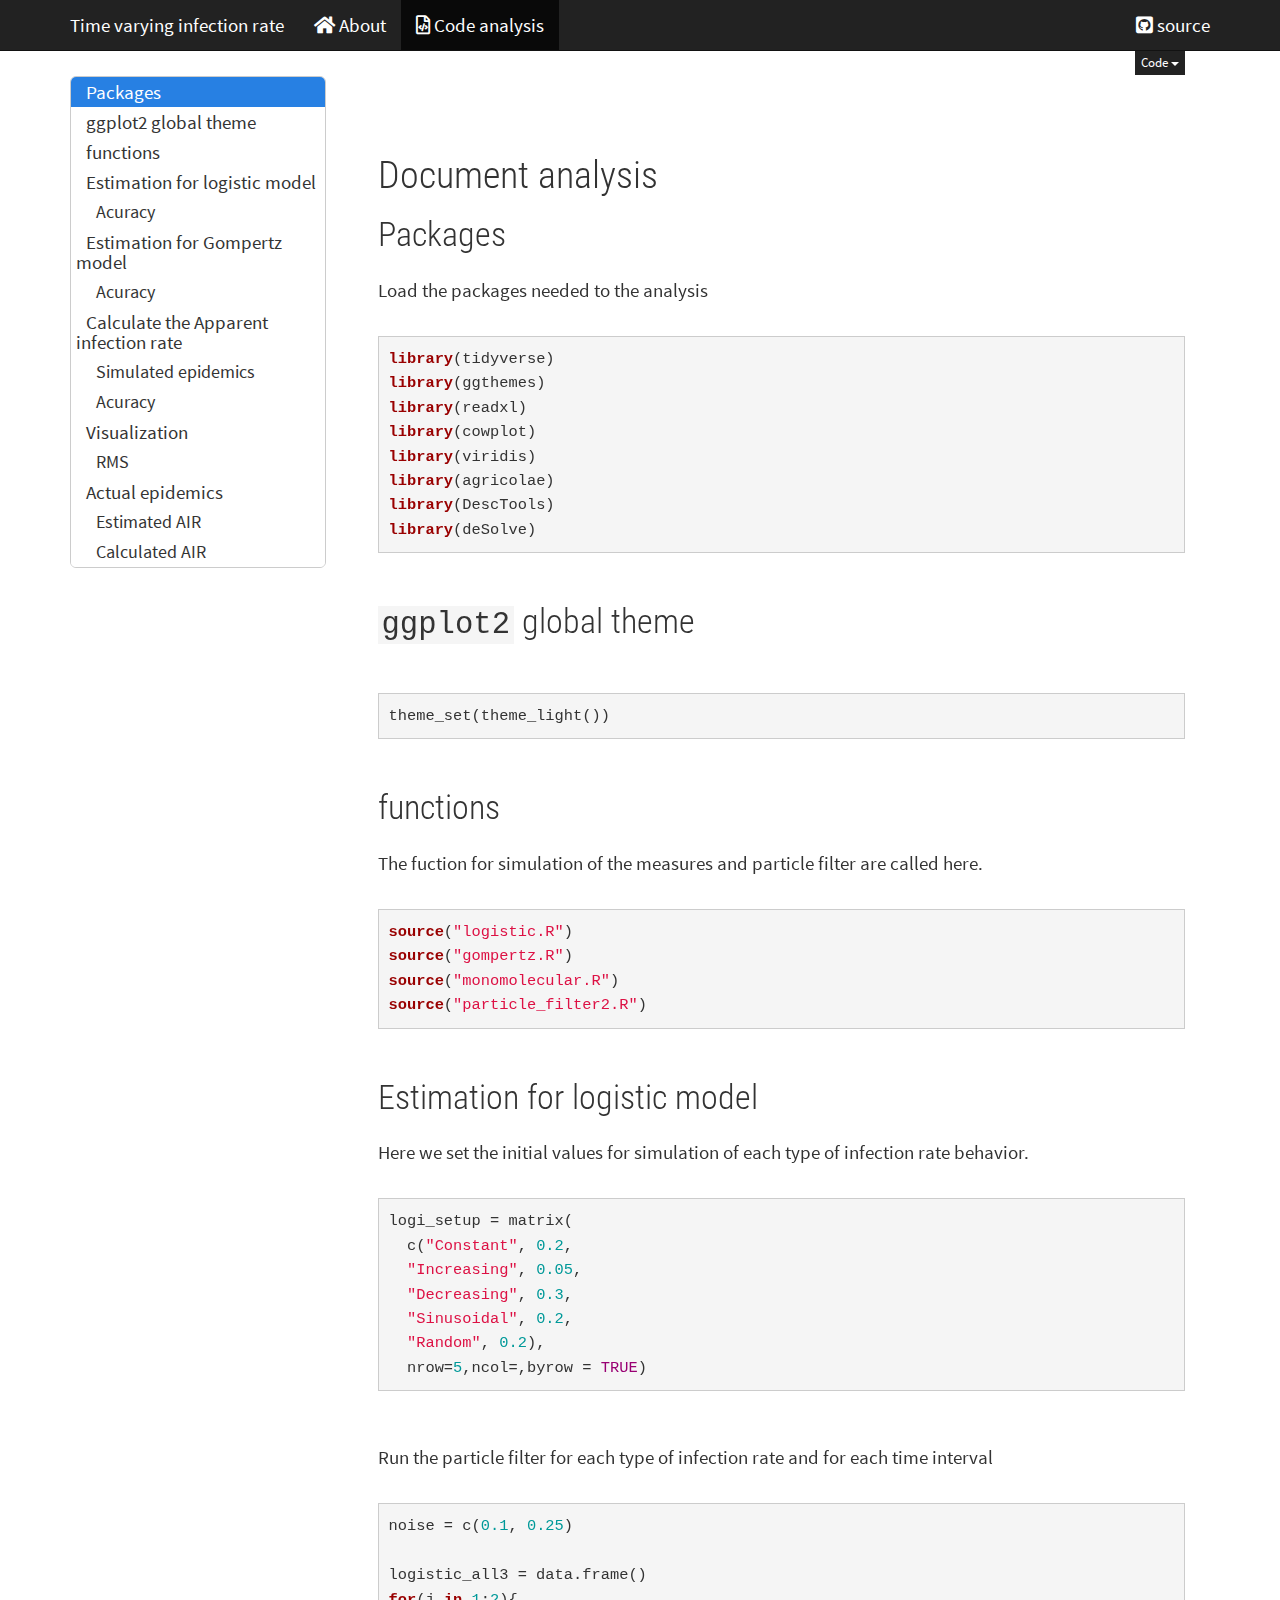
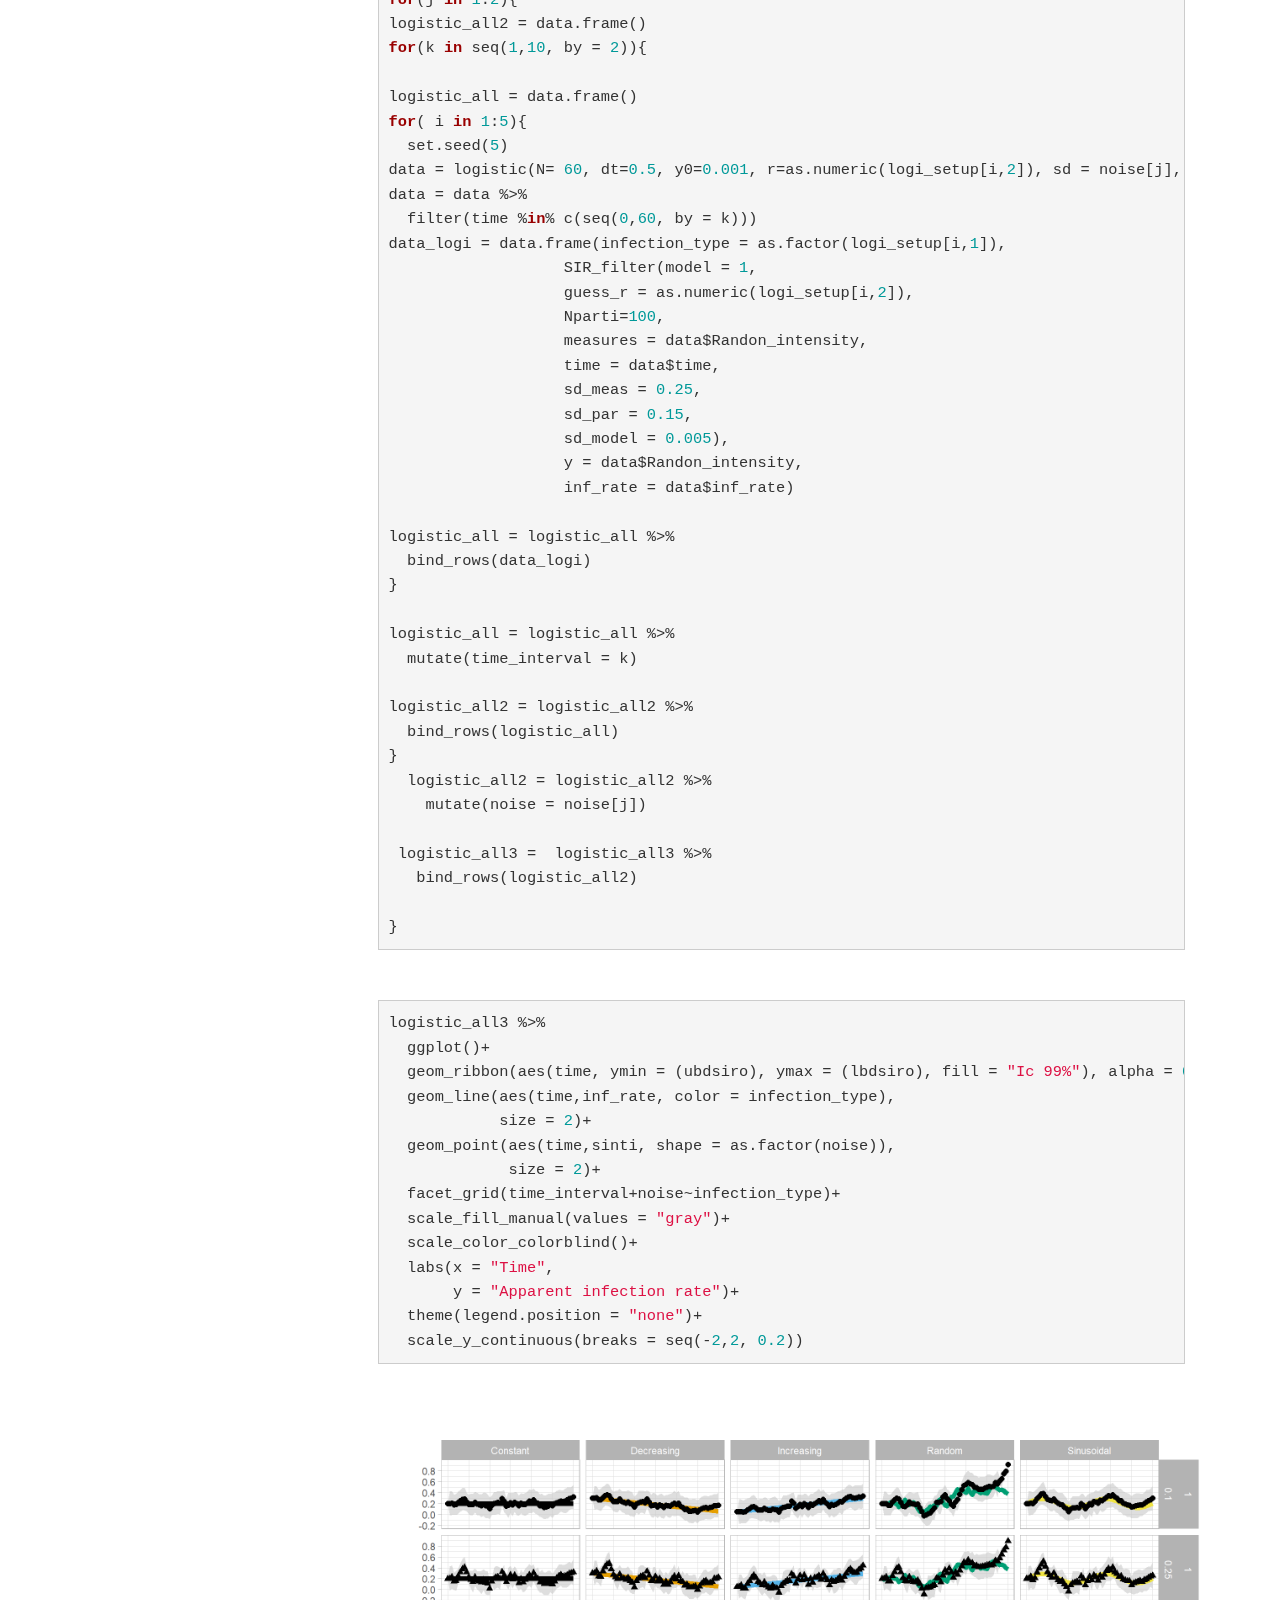
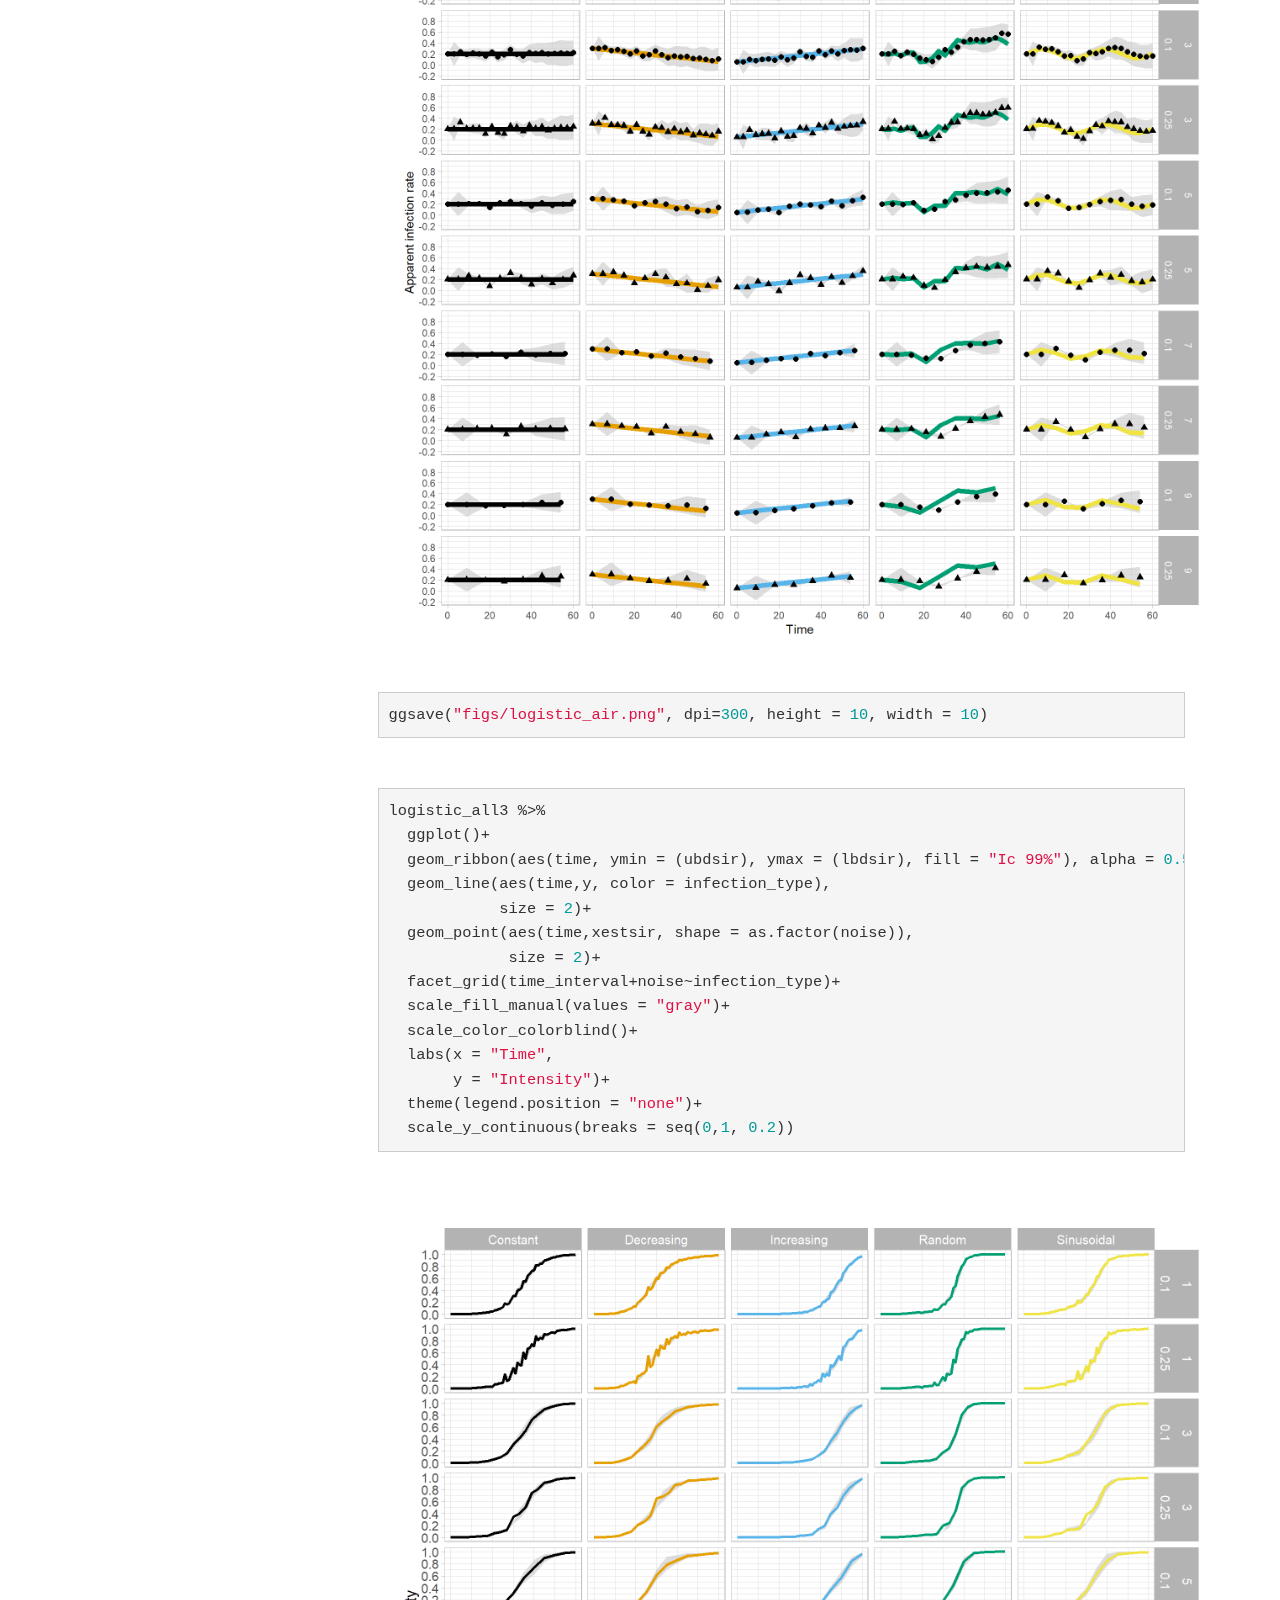
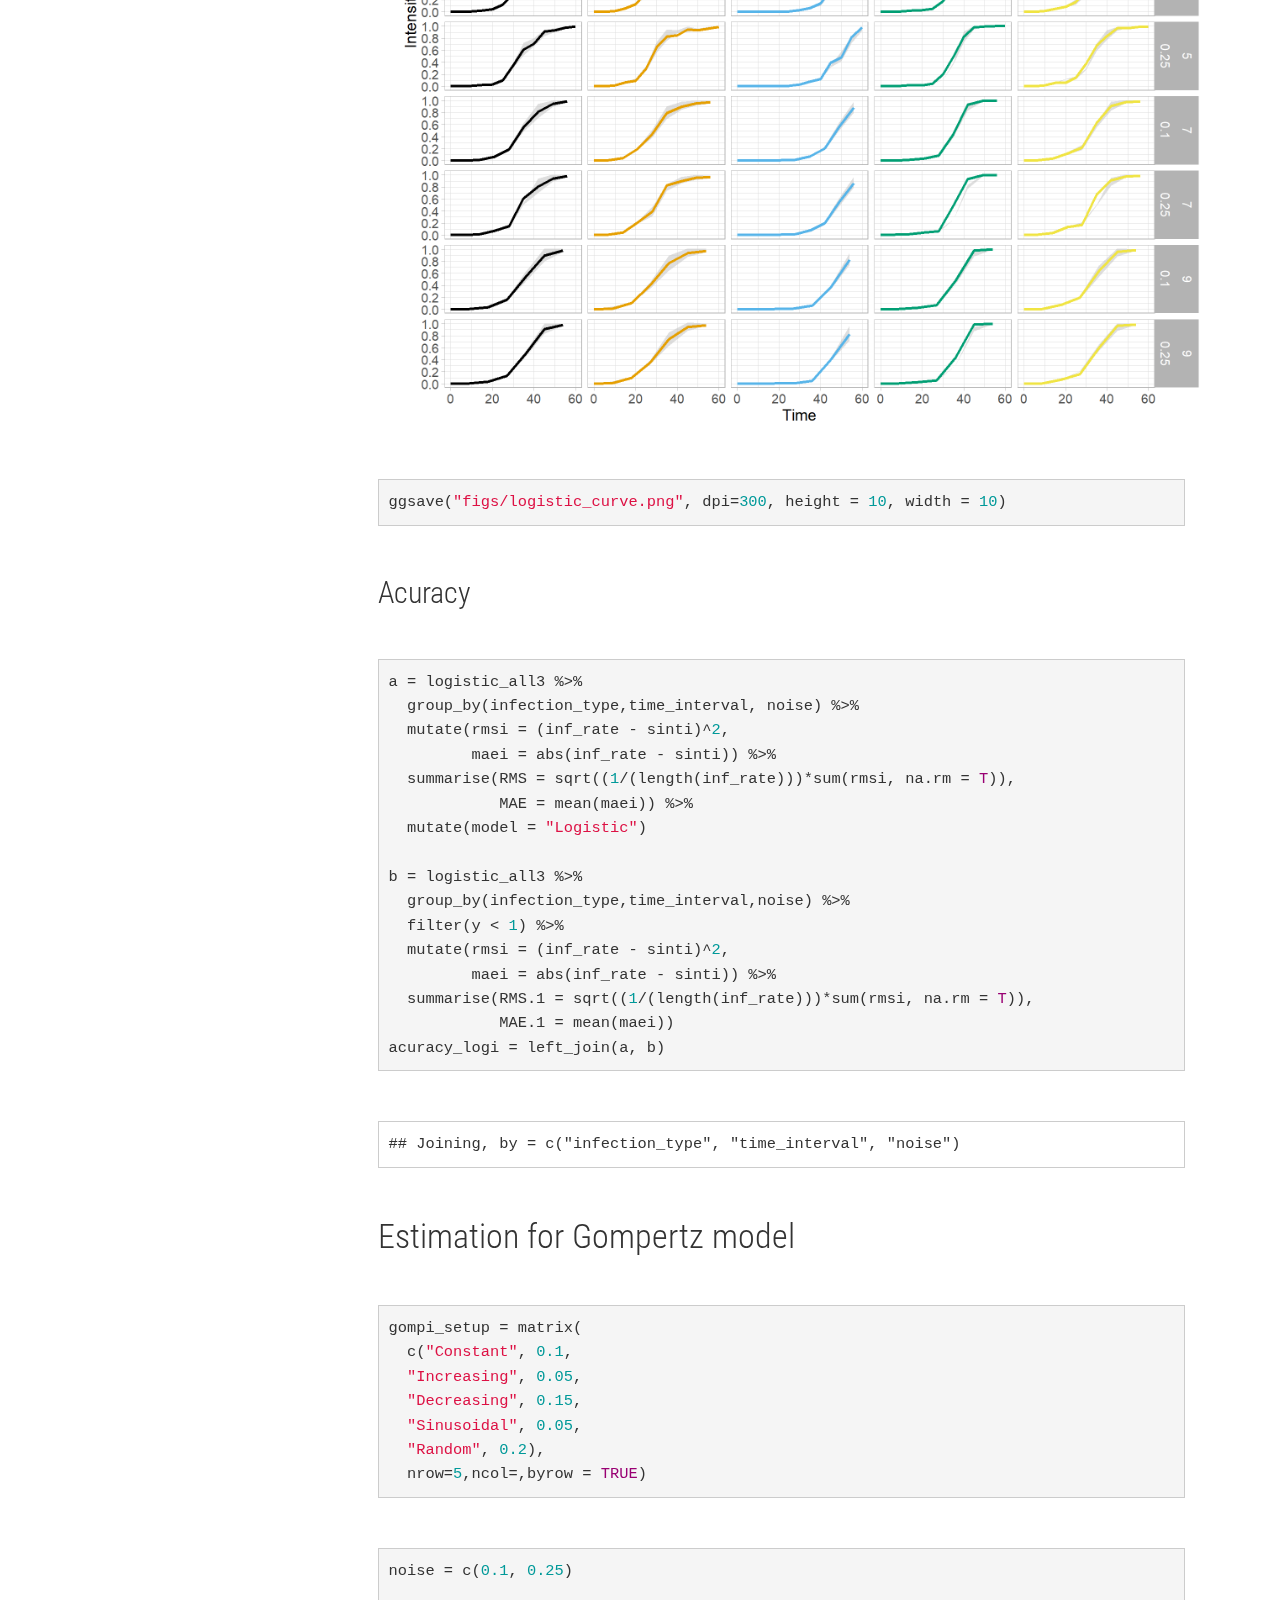
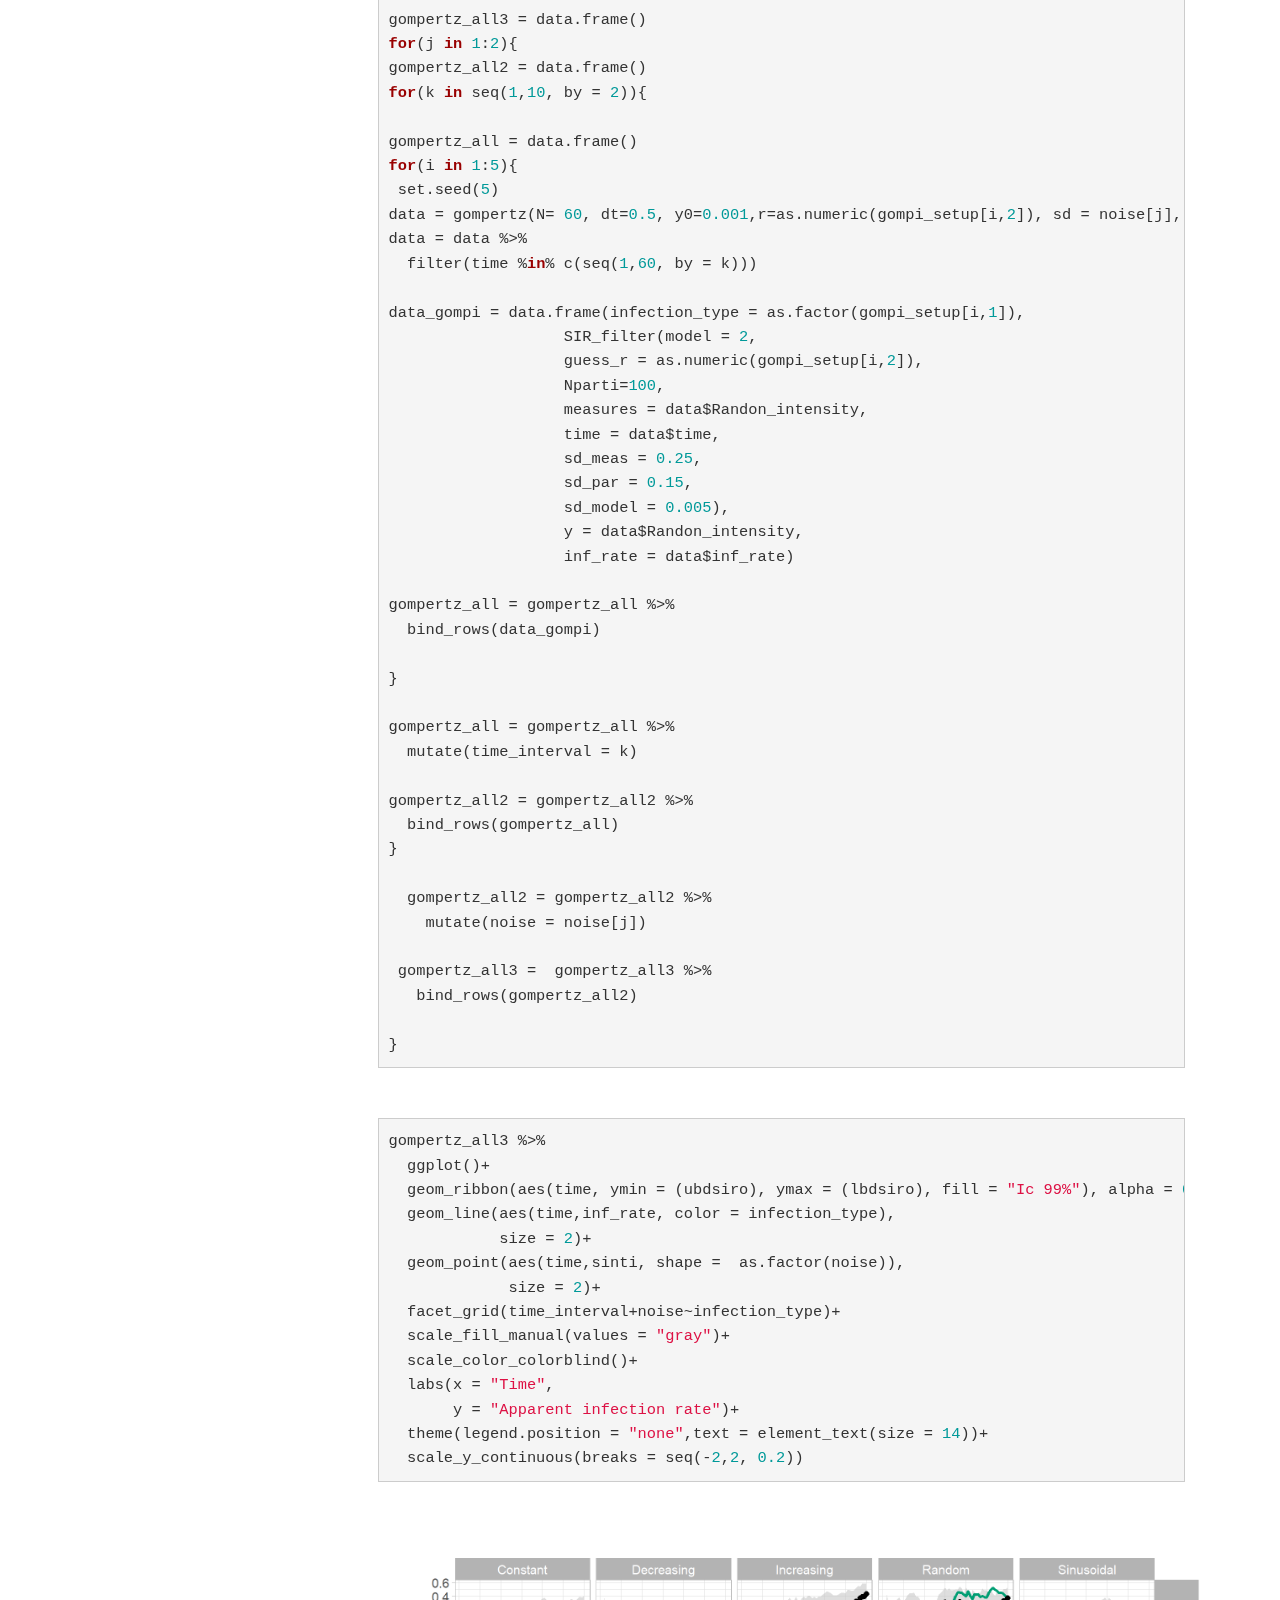
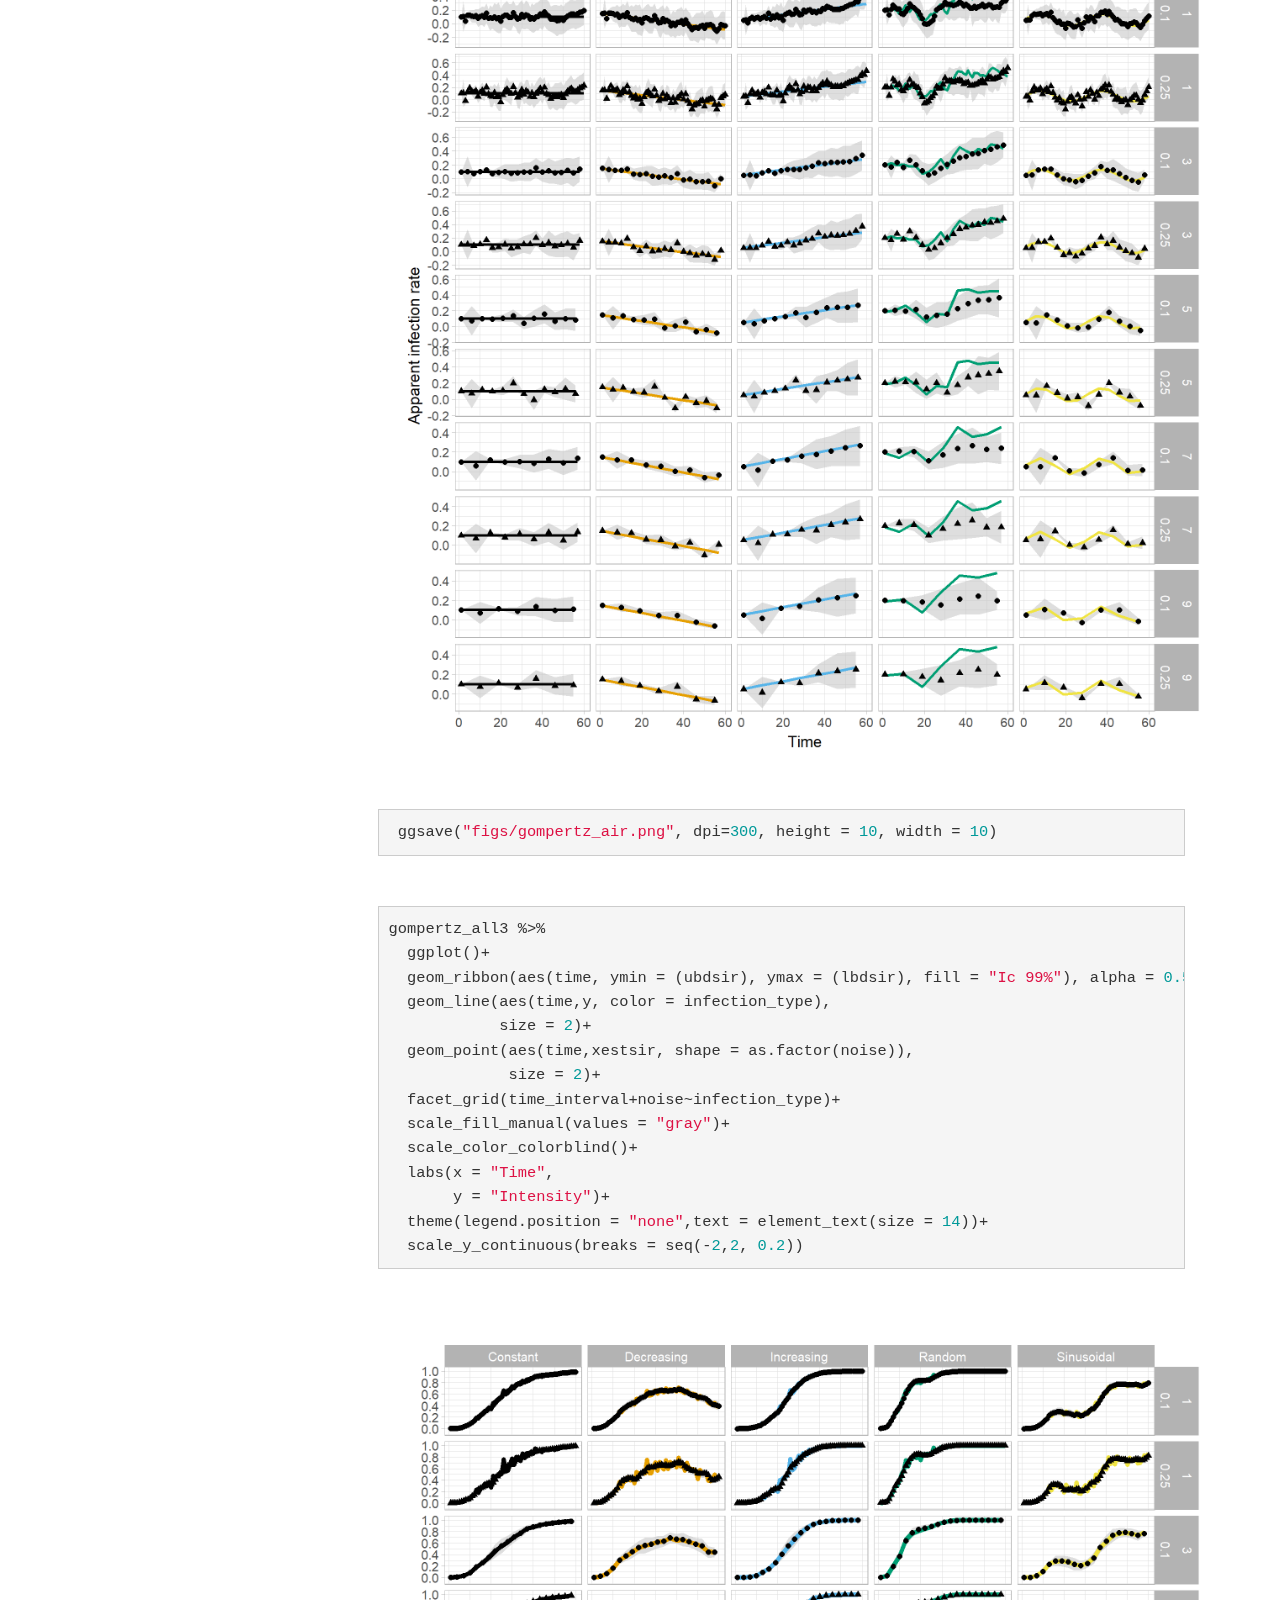
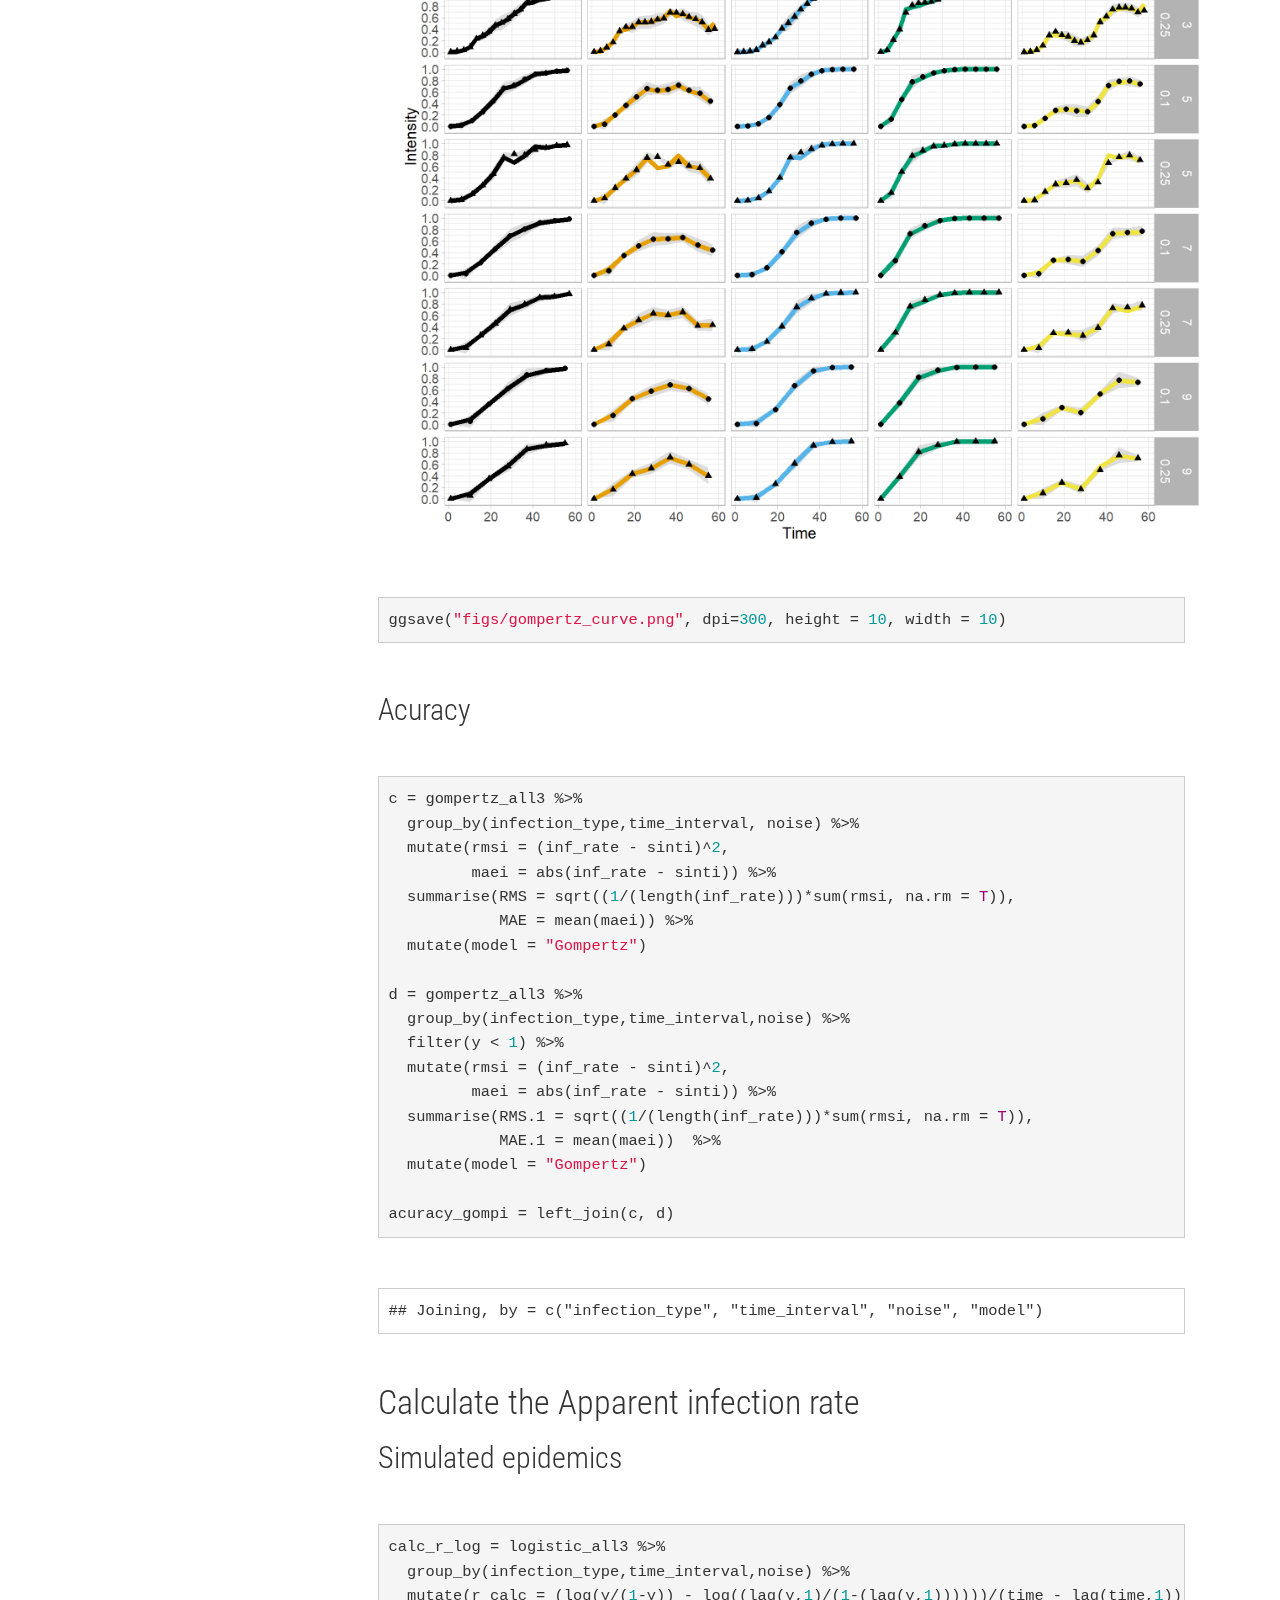
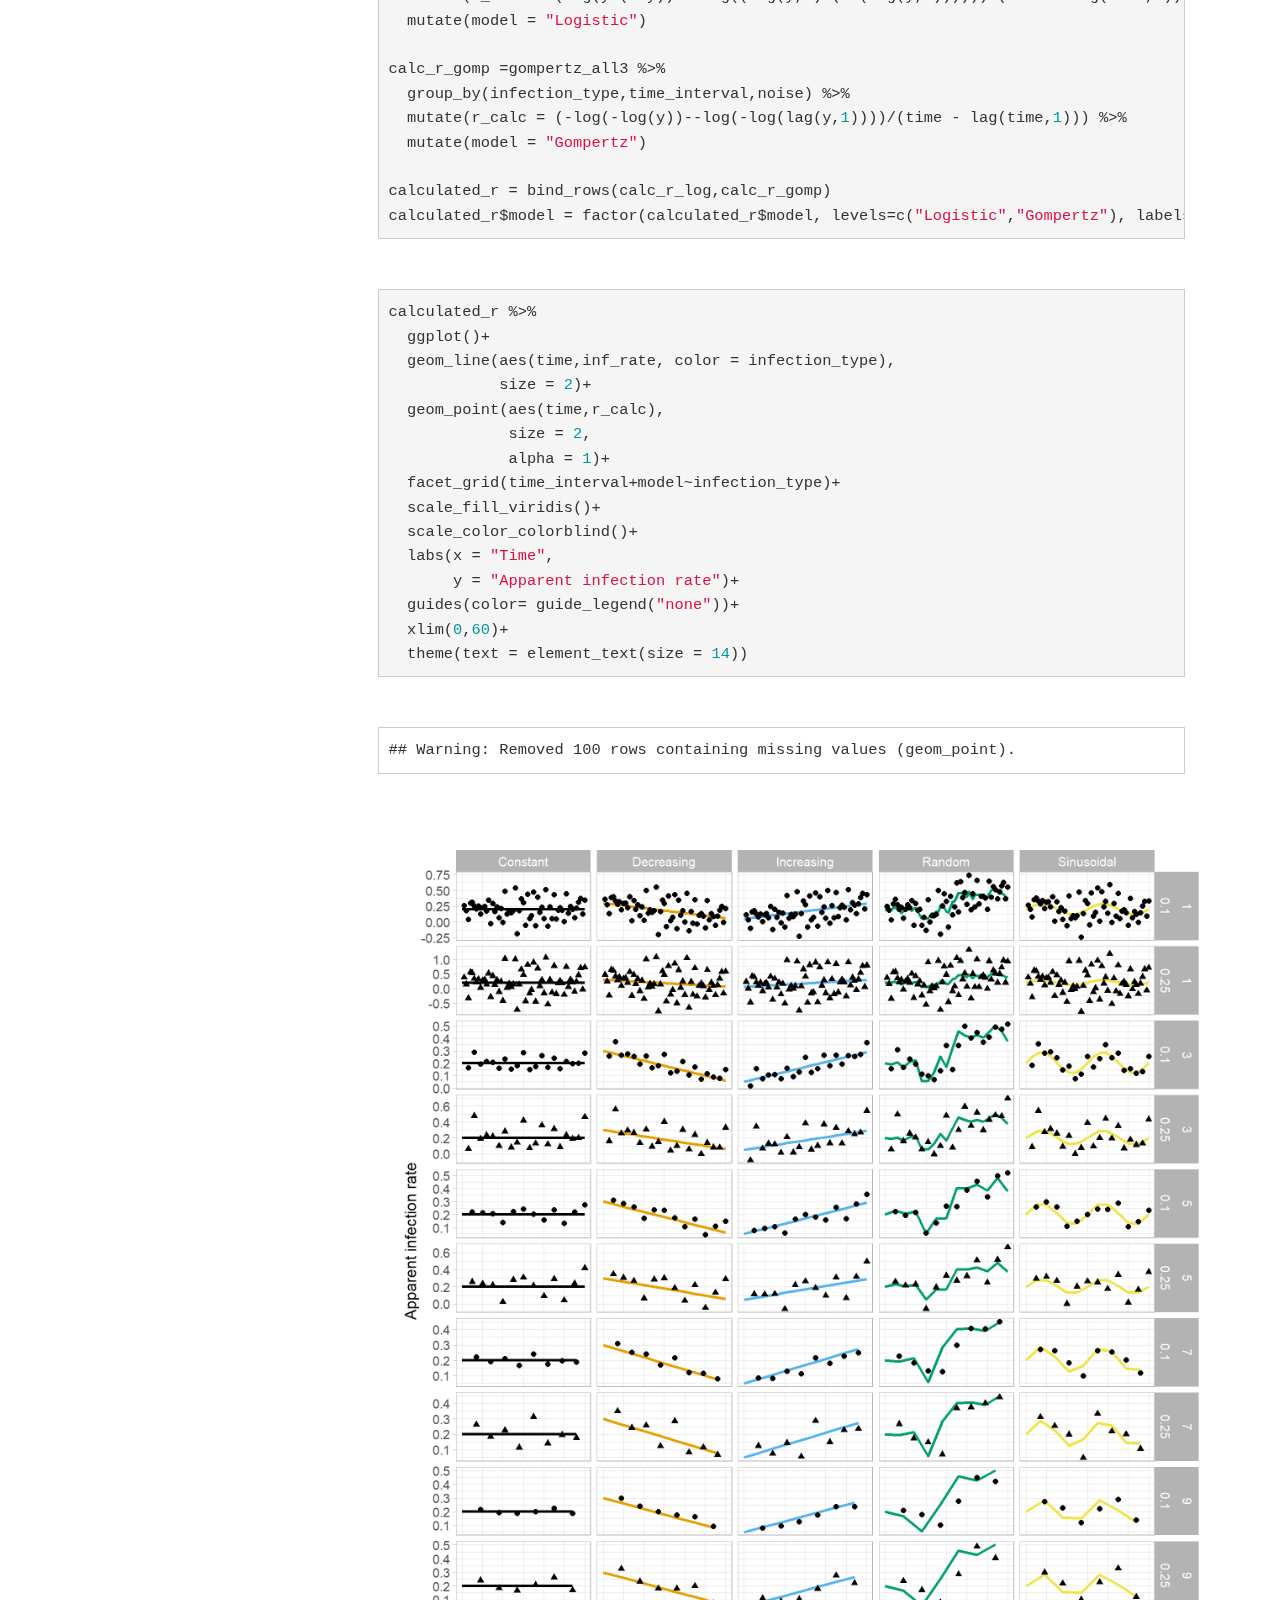
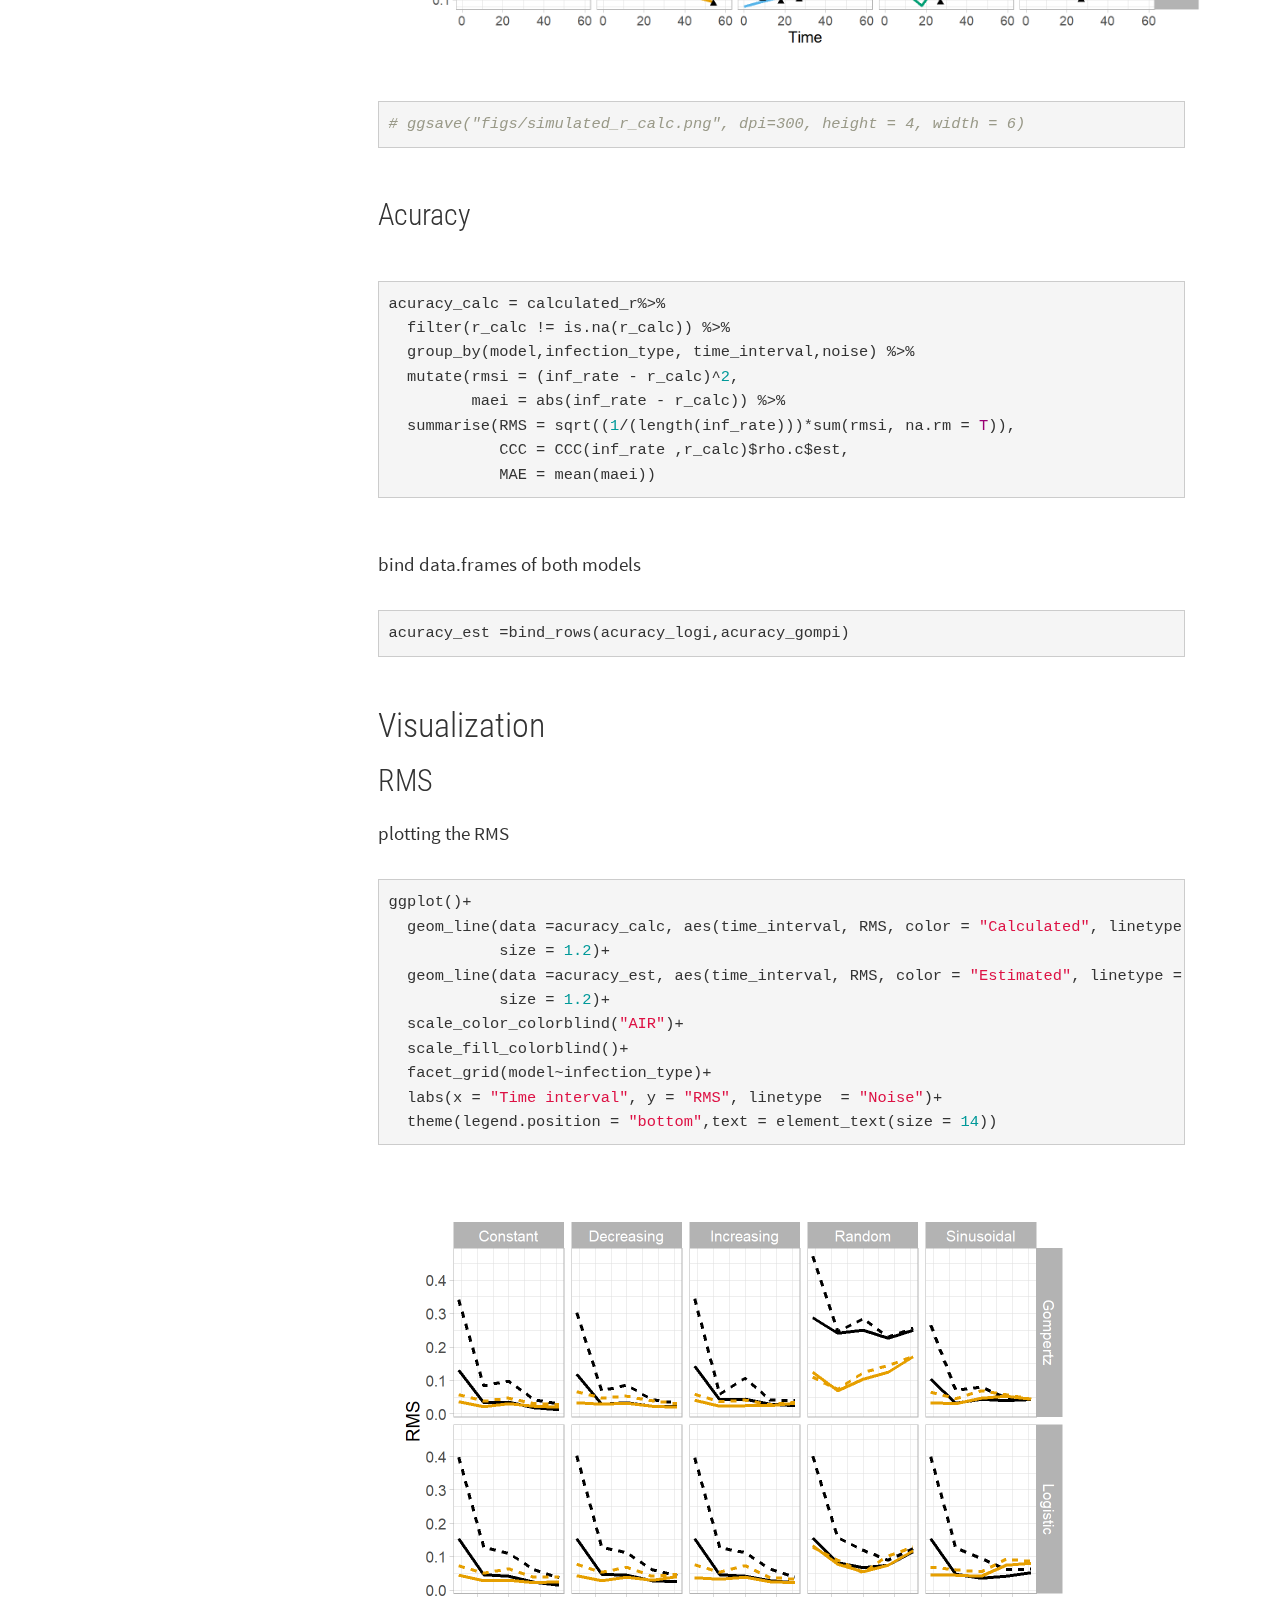
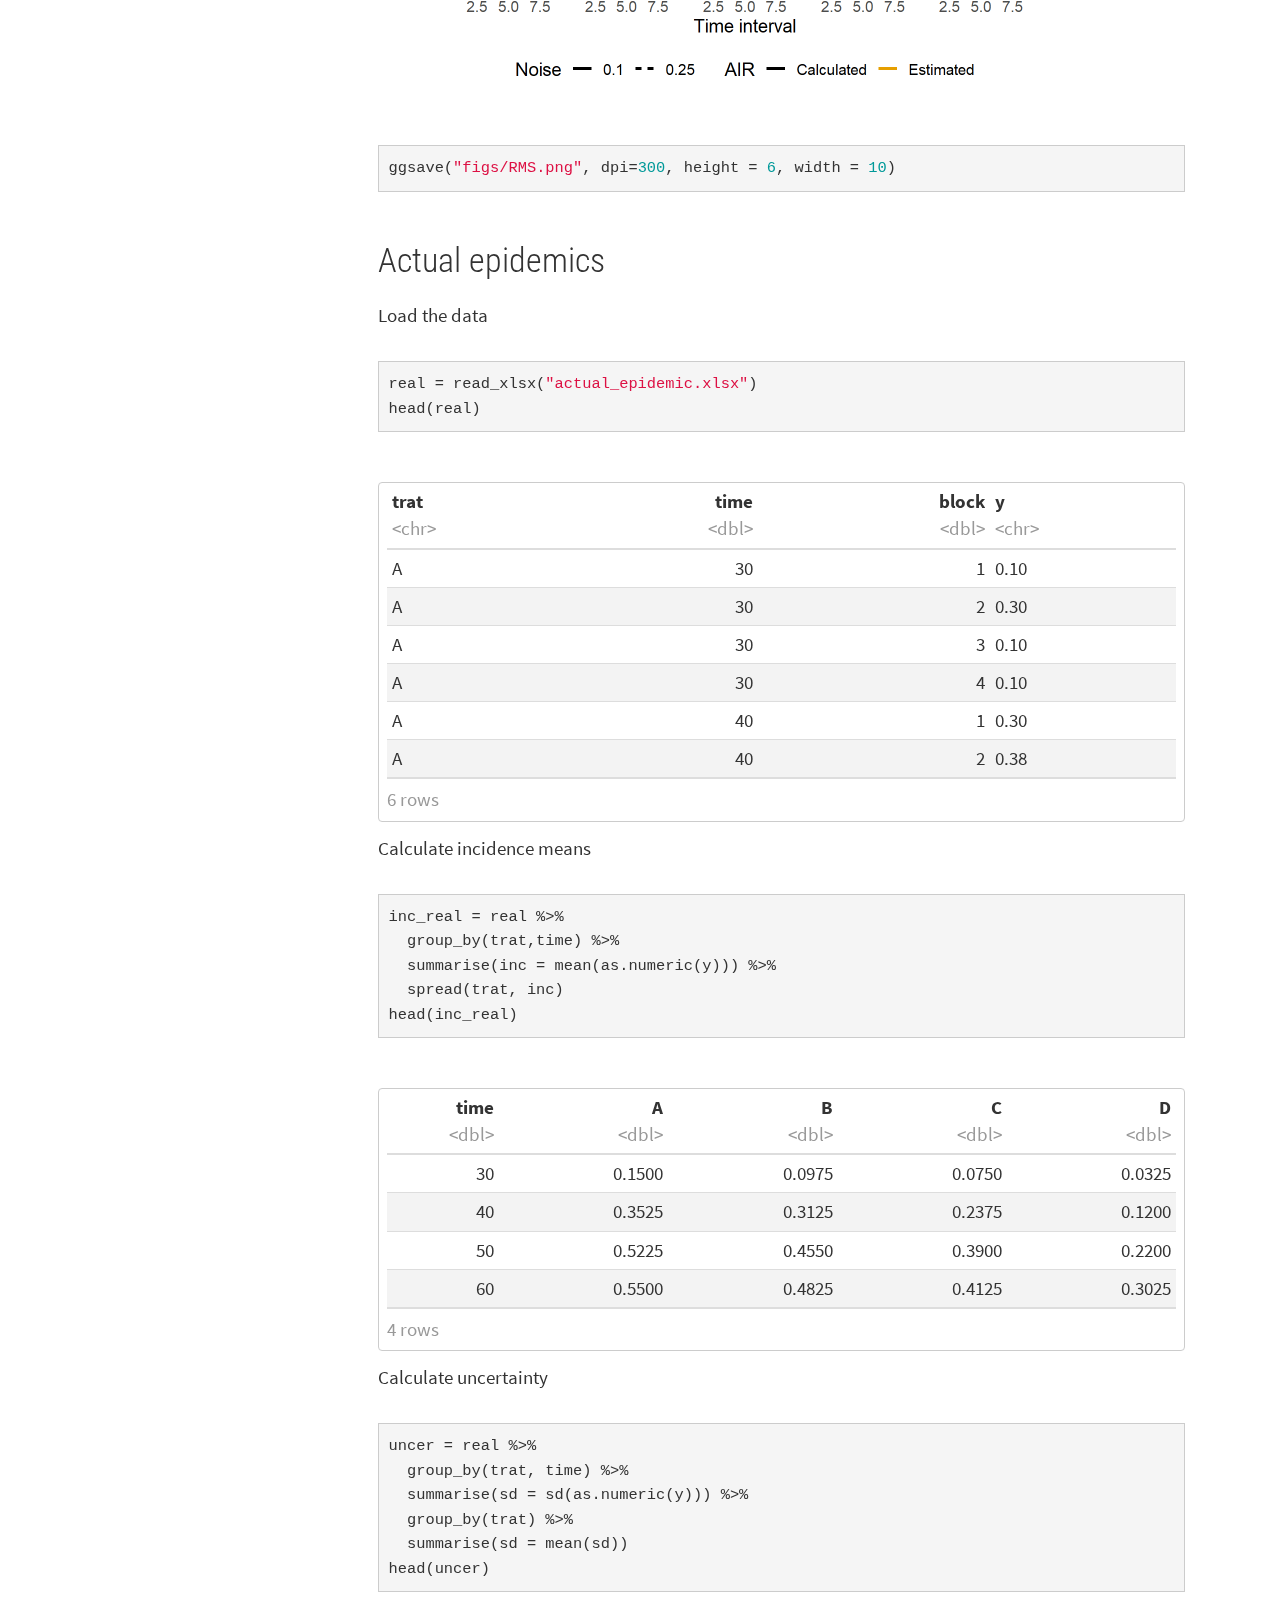
<file: docs/optimized_code.html>
<!DOCTYPE html>

<html xmlns="http://www.w3.org/1999/xhtml">

<head>

<meta charset="utf-8" />
<meta http-equiv="Content-Type" content="text/html; charset=utf-8" />
<meta name="generator" content="pandoc" />




<title>Document analysis</title>

<script src="site_libs/jquery-1.11.3/jquery.min.js"></script>
<meta name="viewport" content="width=device-width, initial-scale=1" />
<link href="site_libs/bootstrap-3.3.5/css/cosmo.min.css" rel="stylesheet" />
<script src="site_libs/bootstrap-3.3.5/js/bootstrap.min.js"></script>
<script src="site_libs/bootstrap-3.3.5/shim/html5shiv.min.js"></script>
<script src="site_libs/bootstrap-3.3.5/shim/respond.min.js"></script>
<script src="site_libs/jqueryui-1.11.4/jquery-ui.min.js"></script>
<link href="site_libs/tocify-1.9.1/jquery.tocify.css" rel="stylesheet" />
<script src="site_libs/tocify-1.9.1/jquery.tocify.js"></script>
<script src="site_libs/navigation-1.1/tabsets.js"></script>
<script src="site_libs/navigation-1.1/codefolding.js"></script>
<script src="site_libs/navigation-1.1/sourceembed.js"></script>
<link href="site_libs/highlightjs-9.12.0/default.css" rel="stylesheet" />
<script src="site_libs/highlightjs-9.12.0/highlight.js"></script>
<link href="site_libs/pagedtable-1.1/css/pagedtable.css" rel="stylesheet" />
<script src="site_libs/pagedtable-1.1/js/pagedtable.js"></script>
<link href="site_libs/font-awesome-5.1.0/css/all.css" rel="stylesheet" />
<link href="site_libs/font-awesome-5.1.0/css/v4-shims.css" rel="stylesheet" />

<style type="text/css">code{white-space: pre;}</style>
<style type="text/css">
  pre:not([class]) {
    background-color: white;
  }
</style>
<script type="text/javascript">
if (window.hljs) {
  hljs.configure({languages: []});
  hljs.initHighlightingOnLoad();
  if (document.readyState && document.readyState === "complete") {
    window.setTimeout(function() { hljs.initHighlighting(); }, 0);
  }
}
</script>



<style type="text/css">
h1 {
  font-size: 34px;
}
h1.title {
  font-size: 38px;
}
h2 {
  font-size: 30px;
}
h3 {
  font-size: 24px;
}
h4 {
  font-size: 18px;
}
h5 {
  font-size: 16px;
}
h6 {
  font-size: 12px;
}
.table th:not([align]) {
  text-align: left;
}
#rmd-source-code {
  display: none;
}
</style>

<link rel="stylesheet" href="my-style.css" type="text/css" />



<style type = "text/css">
.main-container {
  max-width: 940px;
  margin-left: auto;
  margin-right: auto;
}
code {
  color: inherit;
  background-color: rgba(0, 0, 0, 0.04);
}
img {
  max-width:100%;
  height: auto;
}
.tabbed-pane {
  padding-top: 12px;
}
.html-widget {
  margin-bottom: 20px;
}
button.code-folding-btn:focus {
  outline: none;
}
summary {
  display: list-item;
}
</style>


<style type="text/css">
/* padding for bootstrap navbar */
body {
  padding-top: 51px;
  padding-bottom: 40px;
}
/* offset scroll position for anchor links (for fixed navbar)  */
.section h1 {
  padding-top: 56px;
  margin-top: -56px;
}
.section h2 {
  padding-top: 56px;
  margin-top: -56px;
}
.section h3 {
  padding-top: 56px;
  margin-top: -56px;
}
.section h4 {
  padding-top: 56px;
  margin-top: -56px;
}
.section h5 {
  padding-top: 56px;
  margin-top: -56px;
}
.section h6 {
  padding-top: 56px;
  margin-top: -56px;
}
.dropdown-submenu {
  position: relative;
}
.dropdown-submenu>.dropdown-menu {
  top: 0;
  left: 100%;
  margin-top: -6px;
  margin-left: -1px;
  border-radius: 0 6px 6px 6px;
}
.dropdown-submenu:hover>.dropdown-menu {
  display: block;
}
.dropdown-submenu>a:after {
  display: block;
  content: " ";
  float: right;
  width: 0;
  height: 0;
  border-color: transparent;
  border-style: solid;
  border-width: 5px 0 5px 5px;
  border-left-color: #cccccc;
  margin-top: 5px;
  margin-right: -10px;
}
.dropdown-submenu:hover>a:after {
  border-left-color: #ffffff;
}
.dropdown-submenu.pull-left {
  float: none;
}
.dropdown-submenu.pull-left>.dropdown-menu {
  left: -100%;
  margin-left: 10px;
  border-radius: 6px 0 6px 6px;
}
</style>

<script>
// manage active state of menu based on current page
$(document).ready(function () {
  // active menu anchor
  href = window.location.pathname
  href = href.substr(href.lastIndexOf('/') + 1)
  if (href === "")
    href = "index.html";
  var menuAnchor = $('a[href="' + href + '"]');

  // mark it active
  menuAnchor.parent().addClass('active');

  // if it's got a parent navbar menu mark it active as well
  menuAnchor.closest('li.dropdown').addClass('active');
});
</script>

<!-- tabsets -->

<style type="text/css">
.tabset-dropdown > .nav-tabs {
  display: inline-table;
  max-height: 500px;
  min-height: 44px;
  overflow-y: auto;
  background: white;
  border: 1px solid #ddd;
  border-radius: 4px;
}

.tabset-dropdown > .nav-tabs > li.active:before {
  content: "";
  font-family: 'Glyphicons Halflings';
  display: inline-block;
  padding: 10px;
  border-right: 1px solid #ddd;
}

.tabset-dropdown > .nav-tabs.nav-tabs-open > li.active:before {
  content: "&#xe258;";
  border: none;
}

.tabset-dropdown > .nav-tabs.nav-tabs-open:before {
  content: "";
  font-family: 'Glyphicons Halflings';
  display: inline-block;
  padding: 10px;
  border-right: 1px solid #ddd;
}

.tabset-dropdown > .nav-tabs > li.active {
  display: block;
}

.tabset-dropdown > .nav-tabs > li > a,
.tabset-dropdown > .nav-tabs > li > a:focus,
.tabset-dropdown > .nav-tabs > li > a:hover {
  border: none;
  display: inline-block;
  border-radius: 4px;
}

.tabset-dropdown > .nav-tabs.nav-tabs-open > li {
  display: block;
  float: none;
}

.tabset-dropdown > .nav-tabs > li {
  display: none;
}
</style>

<script>
$(document).ready(function () {
  window.buildTabsets("TOC");
});

$(document).ready(function () {
  $('.tabset-dropdown > .nav-tabs > li').click(function () {
    $(this).parent().toggleClass('nav-tabs-open')
  });
});
</script>

<!-- code folding -->
<style type="text/css">
.code-folding-btn { margin-bottom: 4px; }
</style>
<script>
$(document).ready(function () {
  window.initializeSourceEmbed("optimized_code.Rmd");
});
</script>



<script>
$(document).ready(function ()  {

    // move toc-ignore selectors from section div to header
    $('div.section.toc-ignore')
        .removeClass('toc-ignore')
        .children('h1,h2,h3,h4,h5').addClass('toc-ignore');

    // establish options
    var options = {
      selectors: "h1,h2,h3",
      theme: "bootstrap3",
      context: '.toc-content',
      hashGenerator: function (text) {
        return text.replace(/[.\\/?&!#<>]/g, '').replace(/\s/g, '_').toLowerCase();
      },
      ignoreSelector: ".toc-ignore",
      scrollTo: 0
    };
    options.showAndHide = false;
    options.smoothScroll = false;

    // tocify
    var toc = $("#TOC").tocify(options).data("toc-tocify");
});
</script>

<style type="text/css">

#TOC {
  margin: 25px 0px 20px 0px;
}
@media (max-width: 768px) {
#TOC {
  position: relative;
  width: 100%;
}
}


.toc-content {
  padding-left: 30px;
  padding-right: 40px;
}

div.main-container {
  max-width: 1200px;
}

div.tocify {
  width: 20%;
  max-width: 260px;
  max-height: 85%;
}

@media (min-width: 768px) and (max-width: 991px) {
  div.tocify {
    width: 25%;
  }
}

@media (max-width: 767px) {
  div.tocify {
    width: 100%;
    max-width: none;
  }
}

.tocify ul, .tocify li {
  line-height: 20px;
}

.tocify-subheader .tocify-item {
  font-size: 0.90em;
  padding-left: 25px;
  text-indent: 0;
}

.tocify .list-group-item {
  border-radius: 0px;
}

.tocify-subheader {
  display: inline;
}
.tocify-subheader .tocify-item {
  font-size: 0.95em;
}

</style>



</head>

<body>


<div class="container-fluid main-container">


<!-- setup 3col/9col grid for toc_float and main content  -->
<div class="row-fluid">
<div class="col-xs-12 col-sm-4 col-md-3">
<div id="TOC" class="tocify">
</div>
</div>

<div class="toc-content col-xs-12 col-sm-8 col-md-9">




<div class="navbar navbar-default  navbar-fixed-top" role="navigation">
  <div class="container">
    <div class="navbar-header">
      <button type="button" class="navbar-toggle collapsed" data-toggle="collapse" data-target="#navbar">
        <span class="icon-bar"></span>
        <span class="icon-bar"></span>
        <span class="icon-bar"></span>
      </button>
      <a class="navbar-brand" href="index.html">Time varying infection rate</a>
    </div>
    <div id="navbar" class="navbar-collapse collapse">
      <ul class="nav navbar-nav">
        <li>
  <a href="index.html">
    <span class="fa fa fa fa-home"></span>
     
    About
  </a>
</li>
<li>
  <a href="optimized_code.html">
    <span class="fa fa fa fa-file-code-o"></span>
     
    Code analysis
  </a>
</li>
      </ul>
      <ul class="nav navbar-nav navbar-right">
        <li>
  <a href="https://github.com/AlvesKS/infection_rate_PF">
    <span class="fa fa-github-square"></span>
     
    source
  </a>
</li>
      </ul>
    </div><!--/.nav-collapse -->
  </div><!--/.container -->
</div><!--/.navbar -->

<div class="fluid-row" id="header">

<div class="btn-group pull-right">
<button type="button" class="btn btn-default btn-xs dropdown-toggle" data-toggle="dropdown" aria-haspopup="true" aria-expanded="false"><span>Code</span> <span class="caret"></span></button>
<ul class="dropdown-menu" style="min-width: 50px;">
<li><a id="rmd-download-source" href="#">Download Rmd</a></li>
</ul>
</div>



<h1 class="title toc-ignore">Document analysis</h1>

</div>


<div id="packages" class="section level1">
<h1>Packages</h1>
<p>Load the packages needed to the analysis</p>
<pre class="r"><code>library(tidyverse)
library(ggthemes)
library(readxl)
library(cowplot)
library(viridis)
library(agricolae)
library(DescTools)
library(deSolve)</code></pre>
</div>
<div id="ggplot2-global-theme" class="section level1">
<h1><code>ggplot2</code> global theme</h1>
<pre class="r"><code>theme_set(theme_light())</code></pre>
</div>
<div id="functions" class="section level1">
<h1>functions</h1>
<p>The fuction for simulation of the measures and particle filter are called here.</p>
<pre class="r"><code>source(&quot;logistic.R&quot;)
source(&quot;gompertz.R&quot;)
source(&quot;monomolecular.R&quot;)
source(&quot;particle_filter2.R&quot;)</code></pre>
</div>
<div id="estimation-for-logistic-model" class="section level1">
<h1>Estimation for logistic model</h1>
<p>Here we set the initial values for simulation of each type of infection rate behavior.</p>
<pre class="r"><code>logi_setup = matrix(
  c(&quot;Constant&quot;, 0.2,
  &quot;Increasing&quot;, 0.05,
  &quot;Decreasing&quot;, 0.3,
  &quot;Sinusoidal&quot;, 0.2,
  &quot;Random&quot;, 0.2),
  nrow=5,ncol=,byrow = TRUE) </code></pre>
<p>Run the particle filter for each type of infection rate and for each time interval</p>
<pre class="r"><code>noise = c(0.1, 0.25)

logistic_all3 = data.frame()
for(j in 1:2){
logistic_all2 = data.frame()
for(k in seq(1,10, by = 2)){

logistic_all = data.frame()
for( i in 1:5){
  set.seed(5)
data = logistic(N= 60, dt=0.5, y0=0.001, r=as.numeric(logi_setup[i,2]), sd = noise[j], inf = i)
data = data %&gt;% 
  filter(time %in% c(seq(0,60, by = k)))
data_logi = data.frame(infection_type = as.factor(logi_setup[i,1]),
                   SIR_filter(model = 1,
                   guess_r = as.numeric(logi_setup[i,2]),
                   Nparti=100,
                   measures = data$Randon_intensity,
                   time = data$time,
                   sd_meas = 0.25,
                   sd_par = 0.15,
                   sd_model = 0.005),
                   y = data$Randon_intensity,
                   inf_rate = data$inf_rate)  

logistic_all = logistic_all %&gt;% 
  bind_rows(data_logi)
}

logistic_all = logistic_all %&gt;% 
  mutate(time_interval = k)
  
logistic_all2 = logistic_all2 %&gt;% 
  bind_rows(logistic_all) 
}
  logistic_all2 = logistic_all2 %&gt;% 
    mutate(noise = noise[j])
  
 logistic_all3 =  logistic_all3 %&gt;% 
   bind_rows(logistic_all2) 
   
}</code></pre>
<pre class="r"><code>logistic_all3 %&gt;% 
  ggplot()+
  geom_ribbon(aes(time, ymin = (ubdsiro), ymax = (lbdsiro), fill = &quot;Ic 99%&quot;), alpha = 0.5, stat = &quot;identity&quot;) +
  geom_line(aes(time,inf_rate, color = infection_type),
            size = 2)+
  geom_point(aes(time,sinti, shape = as.factor(noise)),
             size = 2)+
  facet_grid(time_interval+noise~infection_type)+
  scale_fill_manual(values = &quot;gray&quot;)+
  scale_color_colorblind()+
  labs(x = &quot;Time&quot;,
       y = &quot;Apparent infection rate&quot;)+
  theme(legend.position = &quot;none&quot;)+
  scale_y_continuous(breaks = seq(-2,2, 0.2))</code></pre>
<p><img src="optimized_code_files/figure-html/unnamed-chunk-6-1.png" width="960" /></p>
<pre class="r"><code>ggsave(&quot;figs/logistic_air.png&quot;, dpi=300, height = 10, width = 10)</code></pre>
<pre class="r"><code>logistic_all3 %&gt;% 
  ggplot()+
  geom_ribbon(aes(time, ymin = (ubdsir), ymax = (lbdsir), fill = &quot;Ic 99%&quot;), alpha = 0.5, stat = &quot;identity&quot;) +
  geom_line(aes(time,y, color = infection_type),
            size = 2)+
  geom_point(aes(time,xestsir, shape = as.factor(noise)),
             size = 2)+
  facet_grid(time_interval+noise~infection_type)+
  scale_fill_manual(values = &quot;gray&quot;)+
  scale_color_colorblind()+
  labs(x = &quot;Time&quot;,
       y = &quot;Intensity&quot;)+
  theme(legend.position = &quot;none&quot;)+
  scale_y_continuous(breaks = seq(0,1, 0.2))</code></pre>
<p><img src="optimized_code_files/figure-html/unnamed-chunk-7-1.png" width="960" /></p>
<pre class="r"><code>ggsave(&quot;figs/logistic_curve.png&quot;, dpi=300, height = 10, width = 10)</code></pre>
<div id="acuracy" class="section level2">
<h2>Acuracy</h2>
<pre class="r"><code>a = logistic_all3 %&gt;% 
  group_by(infection_type,time_interval, noise) %&gt;%
  mutate(rmsi = (inf_rate - sinti)^2,
         maei = abs(inf_rate - sinti)) %&gt;% 
  summarise(RMS = sqrt((1/(length(inf_rate)))*sum(rmsi, na.rm = T)),
            MAE = mean(maei)) %&gt;% 
  mutate(model = &quot;Logistic&quot;)

b = logistic_all3 %&gt;% 
  group_by(infection_type,time_interval,noise) %&gt;%
  filter(y &lt; 1) %&gt;% 
  mutate(rmsi = (inf_rate - sinti)^2,
         maei = abs(inf_rate - sinti)) %&gt;% 
  summarise(RMS.1 = sqrt((1/(length(inf_rate)))*sum(rmsi, na.rm = T)),
            MAE.1 = mean(maei))
acuracy_logi = left_join(a, b)</code></pre>
<pre><code>## Joining, by = c(&quot;infection_type&quot;, &quot;time_interval&quot;, &quot;noise&quot;)</code></pre>
</div>
</div>
<div id="estimation-for-gompertz-model" class="section level1">
<h1>Estimation for Gompertz model</h1>
<pre class="r"><code>gompi_setup = matrix(
  c(&quot;Constant&quot;, 0.1,
  &quot;Increasing&quot;, 0.05,
  &quot;Decreasing&quot;, 0.15,
  &quot;Sinusoidal&quot;, 0.05,
  &quot;Random&quot;, 0.2),
  nrow=5,ncol=,byrow = TRUE) </code></pre>
<pre class="r"><code>noise = c(0.1, 0.25)

gompertz_all3 = data.frame()
for(j in 1:2){
gompertz_all2 = data.frame()
for(k in seq(1,10, by = 2)){
  
gompertz_all = data.frame()
for(i in 1:5){
 set.seed(5)
data = gompertz(N= 60, dt=0.5, y0=0.001,r=as.numeric(gompi_setup[i,2]), sd = noise[j], inf = i)
data = data %&gt;% 
  filter(time %in% c(seq(1,60, by = k)))

data_gompi = data.frame(infection_type = as.factor(gompi_setup[i,1]),
                   SIR_filter(model = 2,
                   guess_r = as.numeric(gompi_setup[i,2]),
                   Nparti=100,
                   measures = data$Randon_intensity,
                   time = data$time,
                   sd_meas = 0.25,
                   sd_par = 0.15,
                   sd_model = 0.005),
                   y = data$Randon_intensity,
                   inf_rate = data$inf_rate)  

gompertz_all = gompertz_all %&gt;% 
  bind_rows(data_gompi)

} 

gompertz_all = gompertz_all %&gt;% 
  mutate(time_interval = k)
  
gompertz_all2 = gompertz_all2 %&gt;% 
  bind_rows(gompertz_all) 
}  

  gompertz_all2 = gompertz_all2 %&gt;% 
    mutate(noise = noise[j])
  
 gompertz_all3 =  gompertz_all3 %&gt;% 
   bind_rows(gompertz_all2) 
   
}</code></pre>
<pre class="r"><code>gompertz_all3 %&gt;% 
  ggplot()+
  geom_ribbon(aes(time, ymin = (ubdsiro), ymax = (lbdsiro), fill = &quot;Ic 99%&quot;), alpha = 0.5, stat = &quot;identity&quot;) +
  geom_line(aes(time,inf_rate, color = infection_type),
            size = 2)+
  geom_point(aes(time,sinti, shape =  as.factor(noise)),
             size = 2)+
  facet_grid(time_interval+noise~infection_type)+
  scale_fill_manual(values = &quot;gray&quot;)+
  scale_color_colorblind()+
  labs(x = &quot;Time&quot;,
       y = &quot;Apparent infection rate&quot;)+
  theme(legend.position = &quot;none&quot;,text = element_text(size = 14))+
  scale_y_continuous(breaks = seq(-2,2, 0.2))</code></pre>
<p><img src="optimized_code_files/figure-html/unnamed-chunk-11-1.png" width="960" /></p>
<pre class="r"><code> ggsave(&quot;figs/gompertz_air.png&quot;, dpi=300, height = 10, width = 10)</code></pre>
<pre class="r"><code>gompertz_all3 %&gt;% 
  ggplot()+
  geom_ribbon(aes(time, ymin = (ubdsir), ymax = (lbdsir), fill = &quot;Ic 99%&quot;), alpha = 0.5, stat = &quot;identity&quot;) +
  geom_line(aes(time,y, color = infection_type),
            size = 2)+
  geom_point(aes(time,xestsir, shape = as.factor(noise)),
             size = 2)+
  facet_grid(time_interval+noise~infection_type)+
  scale_fill_manual(values = &quot;gray&quot;)+
  scale_color_colorblind()+
  labs(x = &quot;Time&quot;,
       y = &quot;Intensity&quot;)+
  theme(legend.position = &quot;none&quot;,text = element_text(size = 14))+
  scale_y_continuous(breaks = seq(-2,2, 0.2))</code></pre>
<p><img src="optimized_code_files/figure-html/unnamed-chunk-12-1.png" width="960" /></p>
<pre class="r"><code>ggsave(&quot;figs/gompertz_curve.png&quot;, dpi=300, height = 10, width = 10)</code></pre>
<div id="acuracy-1" class="section level2">
<h2>Acuracy</h2>
<pre class="r"><code>c = gompertz_all3 %&gt;% 
  group_by(infection_type,time_interval, noise) %&gt;%
  mutate(rmsi = (inf_rate - sinti)^2,
         maei = abs(inf_rate - sinti)) %&gt;% 
  summarise(RMS = sqrt((1/(length(inf_rate)))*sum(rmsi, na.rm = T)),
            MAE = mean(maei)) %&gt;% 
  mutate(model = &quot;Gompertz&quot;)

d = gompertz_all3 %&gt;% 
  group_by(infection_type,time_interval,noise) %&gt;%
  filter(y &lt; 1) %&gt;% 
  mutate(rmsi = (inf_rate - sinti)^2,
         maei = abs(inf_rate - sinti)) %&gt;% 
  summarise(RMS.1 = sqrt((1/(length(inf_rate)))*sum(rmsi, na.rm = T)),
            MAE.1 = mean(maei))  %&gt;% 
  mutate(model = &quot;Gompertz&quot;)

acuracy_gompi = left_join(c, d)</code></pre>
<pre><code>## Joining, by = c(&quot;infection_type&quot;, &quot;time_interval&quot;, &quot;noise&quot;, &quot;model&quot;)</code></pre>
</div>
</div>
<div id="calculate-the-apparent-infection-rate" class="section level1">
<h1>Calculate the Apparent infection rate</h1>
<div id="simulated-epidemics" class="section level2">
<h2>Simulated epidemics</h2>
<pre class="r"><code>calc_r_log = logistic_all3 %&gt;%
  group_by(infection_type,time_interval,noise) %&gt;% 
  mutate(r_calc = (log(y/(1-y)) - log((lag(y,1)/(1-(lag(y,1))))))/(time - lag(time,1))) %&gt;% 
  mutate(model = &quot;Logistic&quot;)

calc_r_gomp =gompertz_all3 %&gt;% 
  group_by(infection_type,time_interval,noise) %&gt;% 
  mutate(r_calc = (-log(-log(y))--log(-log(lag(y,1))))/(time - lag(time,1))) %&gt;%
  mutate(model = &quot;Gompertz&quot;)

calculated_r = bind_rows(calc_r_log,calc_r_gomp)
calculated_r$model = factor(calculated_r$model, levels=c(&quot;Logistic&quot;,&quot;Gompertz&quot;), labels=c(&quot;Logistic&quot;,&quot;Gompertz&quot;)) </code></pre>
<pre class="r"><code>calculated_r %&gt;%
  ggplot()+
  geom_line(aes(time,inf_rate, color = infection_type),
            size = 2)+
  geom_point(aes(time,r_calc),
             size = 2,
             alpha = 1)+
  facet_grid(time_interval+model~infection_type)+
  scale_fill_viridis()+
  scale_color_colorblind()+
  labs(x = &quot;Time&quot;,
       y = &quot;Apparent infection rate&quot;)+
  guides(color= guide_legend(&quot;none&quot;))+
  xlim(0,60)+
  theme(text = element_text(size = 14))</code></pre>
<pre><code>## Warning: Removed 100 rows containing missing values (geom_point).</code></pre>
<p><img src="optimized_code_files/figure-html/unnamed-chunk-15-1.png" width="960" /></p>
<pre class="r"><code># ggsave(&quot;figs/simulated_r_calc.png&quot;, dpi=300, height = 4, width = 6)</code></pre>
</div>
<div id="acuracy-2" class="section level2">
<h2>Acuracy</h2>
<pre class="r"><code>acuracy_calc = calculated_r%&gt;% 
  filter(r_calc != is.na(r_calc)) %&gt;% 
  group_by(model,infection_type, time_interval,noise) %&gt;% 
  mutate(rmsi = (inf_rate - r_calc)^2,
         maei = abs(inf_rate - r_calc)) %&gt;% 
  summarise(RMS = sqrt((1/(length(inf_rate)))*sum(rmsi, na.rm = T)),
            CCC = CCC(inf_rate ,r_calc)$rho.c$est,
            MAE = mean(maei))</code></pre>
<p>bind data.frames of both models</p>
<pre class="r"><code>acuracy_est =bind_rows(acuracy_logi,acuracy_gompi) </code></pre>
</div>
</div>
<div id="visualization" class="section level1">
<h1>Visualization</h1>
<div id="rms" class="section level2">
<h2>RMS</h2>
<p>plotting the RMS</p>
<pre class="r"><code>ggplot()+
  geom_line(data =acuracy_calc, aes(time_interval, RMS, color = &quot;Calculated&quot;, linetype = as.factor(noise)),
            size = 1.2)+
  geom_line(data =acuracy_est, aes(time_interval, RMS, color = &quot;Estimated&quot;, linetype = as.factor(noise)),
            size = 1.2)+
  scale_color_colorblind(&quot;AIR&quot;)+
  scale_fill_colorblind()+
  facet_grid(model~infection_type)+
  labs(x = &quot;Time interval&quot;, y = &quot;RMS&quot;, linetype  = &quot;Noise&quot;)+
  theme(legend.position = &quot;bottom&quot;,text = element_text(size = 14))</code></pre>
<p><img src="optimized_code_files/figure-html/unnamed-chunk-18-1.png" width="672" /></p>
<pre class="r"><code>ggsave(&quot;figs/RMS.png&quot;, dpi=300, height = 6, width = 10)</code></pre>
</div>
</div>
<div id="actual-epidemics" class="section level1">
<h1>Actual epidemics</h1>
<p>Load the data</p>
<pre class="r"><code>real = read_xlsx(&quot;actual_epidemic.xlsx&quot;)
head(real)</code></pre>
<div data-pagedtable="false">
<script data-pagedtable-source type="application/json">
{"columns":[{"label":["trat"],"name":[1],"type":["chr"],"align":["left"]},{"label":["time"],"name":[2],"type":["dbl"],"align":["right"]},{"label":["block"],"name":[3],"type":["dbl"],"align":["right"]},{"label":["y"],"name":[4],"type":["chr"],"align":["left"]}],"data":[{"1":"A","2":"30","3":"1","4":"0.10"},{"1":"A","2":"30","3":"2","4":"0.30"},{"1":"A","2":"30","3":"3","4":"0.10"},{"1":"A","2":"30","3":"4","4":"0.10"},{"1":"A","2":"40","3":"1","4":"0.30"},{"1":"A","2":"40","3":"2","4":"0.38"}],"options":{"columns":{"min":{},"max":[10]},"rows":{"min":[10],"max":[10]},"pages":{}}}
  </script>
</div>
<p>Calculate incidence means</p>
<pre class="r"><code>inc_real = real %&gt;% 
  group_by(trat,time) %&gt;% 
  summarise(inc = mean(as.numeric(y))) %&gt;% 
  spread(trat, inc)
head(inc_real)</code></pre>
<div data-pagedtable="false">
<script data-pagedtable-source type="application/json">
{"columns":[{"label":["time"],"name":[1],"type":["dbl"],"align":["right"]},{"label":["A"],"name":[2],"type":["dbl"],"align":["right"]},{"label":["B"],"name":[3],"type":["dbl"],"align":["right"]},{"label":["C"],"name":[4],"type":["dbl"],"align":["right"]},{"label":["D"],"name":[5],"type":["dbl"],"align":["right"]}],"data":[{"1":"30","2":"0.1500","3":"0.0975","4":"0.0750","5":"0.0325"},{"1":"40","2":"0.3525","3":"0.3125","4":"0.2375","5":"0.1200"},{"1":"50","2":"0.5225","3":"0.4550","4":"0.3900","5":"0.2200"},{"1":"60","2":"0.5500","3":"0.4825","4":"0.4125","5":"0.3025"}],"options":{"columns":{"min":{},"max":[10]},"rows":{"min":[10],"max":[10]},"pages":{}}}
  </script>
</div>
<p>Calculate uncertainty</p>
<pre class="r"><code>uncer = real %&gt;% 
  group_by(trat, time) %&gt;% 
  summarise(sd = sd(as.numeric(y))) %&gt;% 
  group_by(trat) %&gt;% 
  summarise(sd = mean(sd))
head(uncer)</code></pre>
<div data-pagedtable="false">
<script data-pagedtable-source type="application/json">
{"columns":[{"label":["trat"],"name":[1],"type":["chr"],"align":["left"]},{"label":["sd"],"name":[2],"type":["dbl"],"align":["right"]}],"data":[{"1":"A","2":"0.04578057"},{"1":"B","2":"0.02215029"},{"1":"C","2":"0.03040194"},{"1":"D","2":"0.04088565"}],"options":{"columns":{"min":{},"max":[10]},"rows":{"min":[10],"max":[10]},"pages":{}}}
  </script>
</div>
<div id="estimated-air" class="section level2">
<h2>Estimated AIR</h2>
<p>Run the Particle filter</p>
<pre class="r"><code>actual_all = data.frame()
real_matrix = as.matrix(inc_real)
colnames(real_matrix) = NULL
for(i in 1:4){
  data_actual = data.frame(curve = as.factor(i),
                   SIR_filter(model = 3,
                   guess_r = 0.1,
                   Nparti=100,
                   measures = real_matrix[,i+1],
                   time = inc_real$time,
                   sd_meas = uncer$sd[i],
                   sd_par = .3,
                   sd_model = 0.05,
                   dt= 7),
                   y = real_matrix[,i+1])  

actual_all = actual_all %&gt;% 
  bind_rows(data_actual)
}</code></pre>
<pre><code>## Warning in bind_rows_(x, .id): Unequal factor levels: coercing to character</code></pre>
<pre><code>## Warning in bind_rows_(x, .id): binding character and factor vector,
## coercing into character vector

## Warning in bind_rows_(x, .id): binding character and factor vector,
## coercing into character vector

## Warning in bind_rows_(x, .id): binding character and factor vector,
## coercing into character vector

## Warning in bind_rows_(x, .id): binding character and factor vector,
## coercing into character vector</code></pre>
<p>Visualization</p>
<pre class="r"><code>plot_grid(  actual_all %&gt;% 
  ggplot()+
  geom_ribbon(aes(time, ymin = (ubdsir), ymax = (lbdsir), fill = &quot;Ic 99%&quot;), alpha = 0.5, stat = &quot;identity&quot;) +
  geom_line(aes(time,y, color = curve),
            size = 1.2)+
  geom_point(aes(time,xestsir),
             size = 2, 
             alpha = 0.3)+
  facet_wrap(~curve, nrow = 1)+
  scale_fill_manual(values = &quot;gray&quot;)+
  scale_color_colorblind()+
  labs(x = &quot;Time&quot;,
       y = &quot;Incidence&quot;)+
  theme(legend.position = &quot;none&quot;,text = element_text(size = 14)),
  
actual_all %&gt;% 
  ggplot()+
  geom_ribbon(aes(time, ymin = (ubdsiro), ymax = (lbdsiro), fill = &quot;Ic 99%&quot;), alpha = 0.5, stat = &quot;identity&quot;) +
  geom_line(aes(time,sinti, color = curve),
             size = 1.2)+
  facet_wrap(~curve, nrow = 1)+
  scale_fill_manual(values = &quot;gray&quot;)+
  scale_color_colorblind()+
  labs(x = &quot;Time&quot;,
       y = &quot;Apparent infection rate&quot;)+
  theme(legend.position = &quot;none&quot;,text = element_text(size = 14)),
nrow = 2)</code></pre>
<p><img src="optimized_code_files/figure-html/unnamed-chunk-23-1.png" width="672" /></p>
<pre class="r"><code># ggsave(&quot;figs/actual.png&quot;, dpi=300, height = 4, width = 6)</code></pre>
</div>
<div id="calculated-air" class="section level2">
<h2>Calculated AIR</h2>
<pre class="r"><code>plot_grid(  actual_all %&gt;% 
  ggplot()+
  geom_ribbon(aes(time, ymin = (ubdsir), ymax = (lbdsir), fill = &quot;Ic 99%&quot;), alpha = 0.5, stat = &quot;identity&quot;) +
  geom_line(aes(time,y),
            size = 1.2, color = &quot;steelblue&quot;)+
  # geom_point(aes(time,xestsir),
  #            size = 2, 
  #            alpha = 1, color = &quot;black&quot;)+
  facet_wrap(~curve, nrow = 1)+
  scale_fill_manual(values = &quot;gray&quot;)+
  scale_color_colorblind()+
  labs(x = &quot;Time&quot;,
       y = &quot;Incidence&quot;)+
  theme(legend.position = &quot;none&quot;),

actual_all%&gt;%  
  group_by(curve) %&gt;% 
  mutate(r_calc = (log(y/(1-y)) - log((lag(y,1)/(1-(lag(y,1))))))/(time - lag(time,1))) %&gt;% 
  filter(time != 30) %&gt;% 
  ggplot()+
  geom_ribbon(aes(time, ymin = (ubdsiro), ymax = (lbdsiro), fill = &quot;Ic 99%&quot;), alpha = 0.5, stat = &quot;identity&quot;) +
  geom_line(aes(time,sinti, linetype = &quot;Estimated&quot;),
             size = 1.2)+
  geom_point(aes(time,r_calc, shape = &quot;Calculated&quot;),
             size = 2,
             alpha  = 0.8)+
  facet_wrap(~curve, nrow = 1)+
  scale_fill_manual(values = &quot;gray&quot;)+
  labs(x = &quot;Time&quot;,fill = &quot;&quot;, shape = &quot;&quot;,linetype =&quot;&quot;,
       y = &quot;Apparent infection rate&quot;)+
  theme(legend.position = &quot;bottom&quot;)+
  scale_y_continuous(breaks = seq(-2,2, 0.2))+ xlim(30,60) ,
nrow = 2,
labels = c(&quot;A&quot;,&quot;B&quot;), rel_heights  = c(0.7, 1)
)</code></pre>
<p><img src="optimized_code_files/figure-html/unnamed-chunk-24-1.png" width="672" /></p>
<pre class="r"><code> ggsave(&quot;figs/Actual_plots.png&quot;, dpi=300, height = 5, width = 8)</code></pre>
</div>
</div>

<div id="rmd-source-code">[base64]</div>


Copyright 2017 Emerson Del Ponte


</div>
</div>

</div>

<script>

// add bootstrap table styles to pandoc tables
function bootstrapStylePandocTables() {
  $('tr.header').parent('thead').parent('table').addClass('table table-condensed');
}
$(document).ready(function () {
  bootstrapStylePandocTables();
});


</script>

<!-- dynamically load mathjax for compatibility with self-contained -->
<script>
  (function () {
    var script = document.createElement("script");
    script.type = "text/javascript";
    script.src  = "https://mathjax.rstudio.com/latest/MathJax.js?config=TeX-AMS-MML_HTMLorMML";
    document.getElementsByTagName("head")[0].appendChild(script);
  })();
</script>

</body>
</html>
</file>
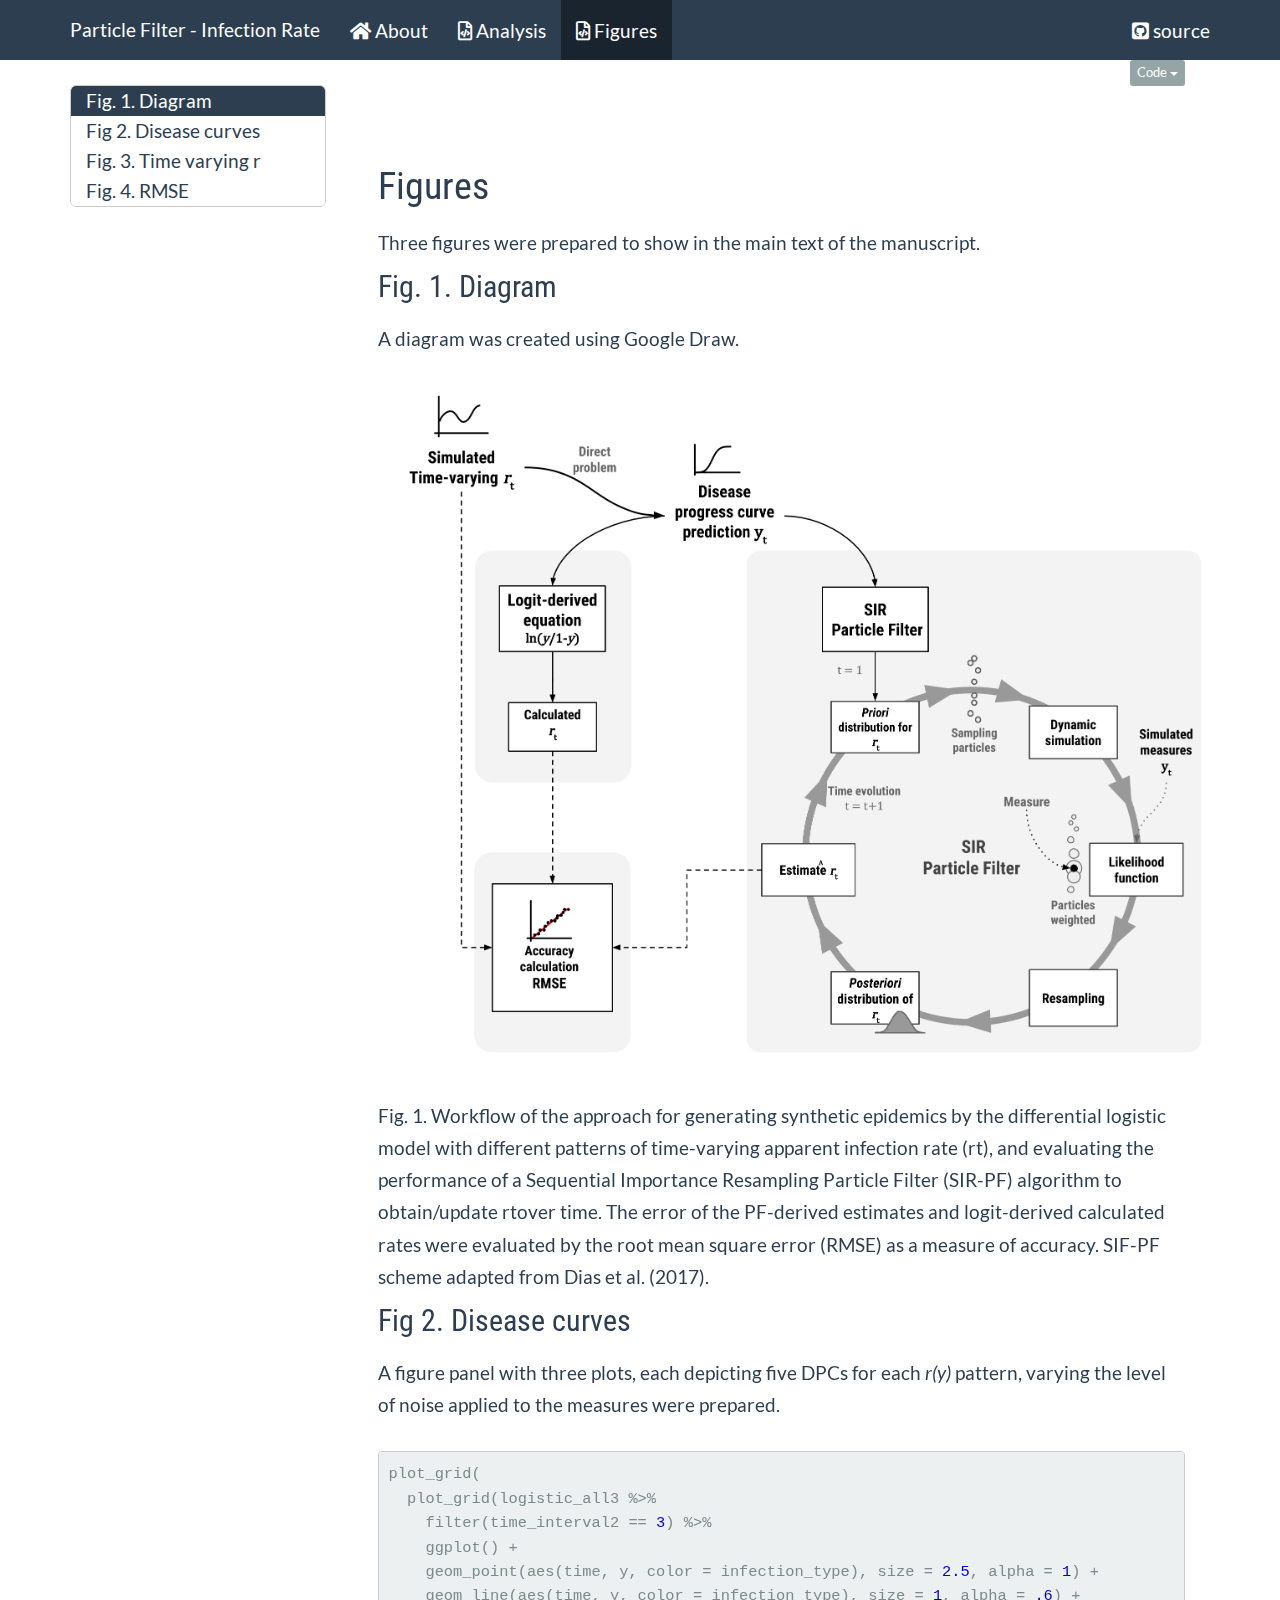
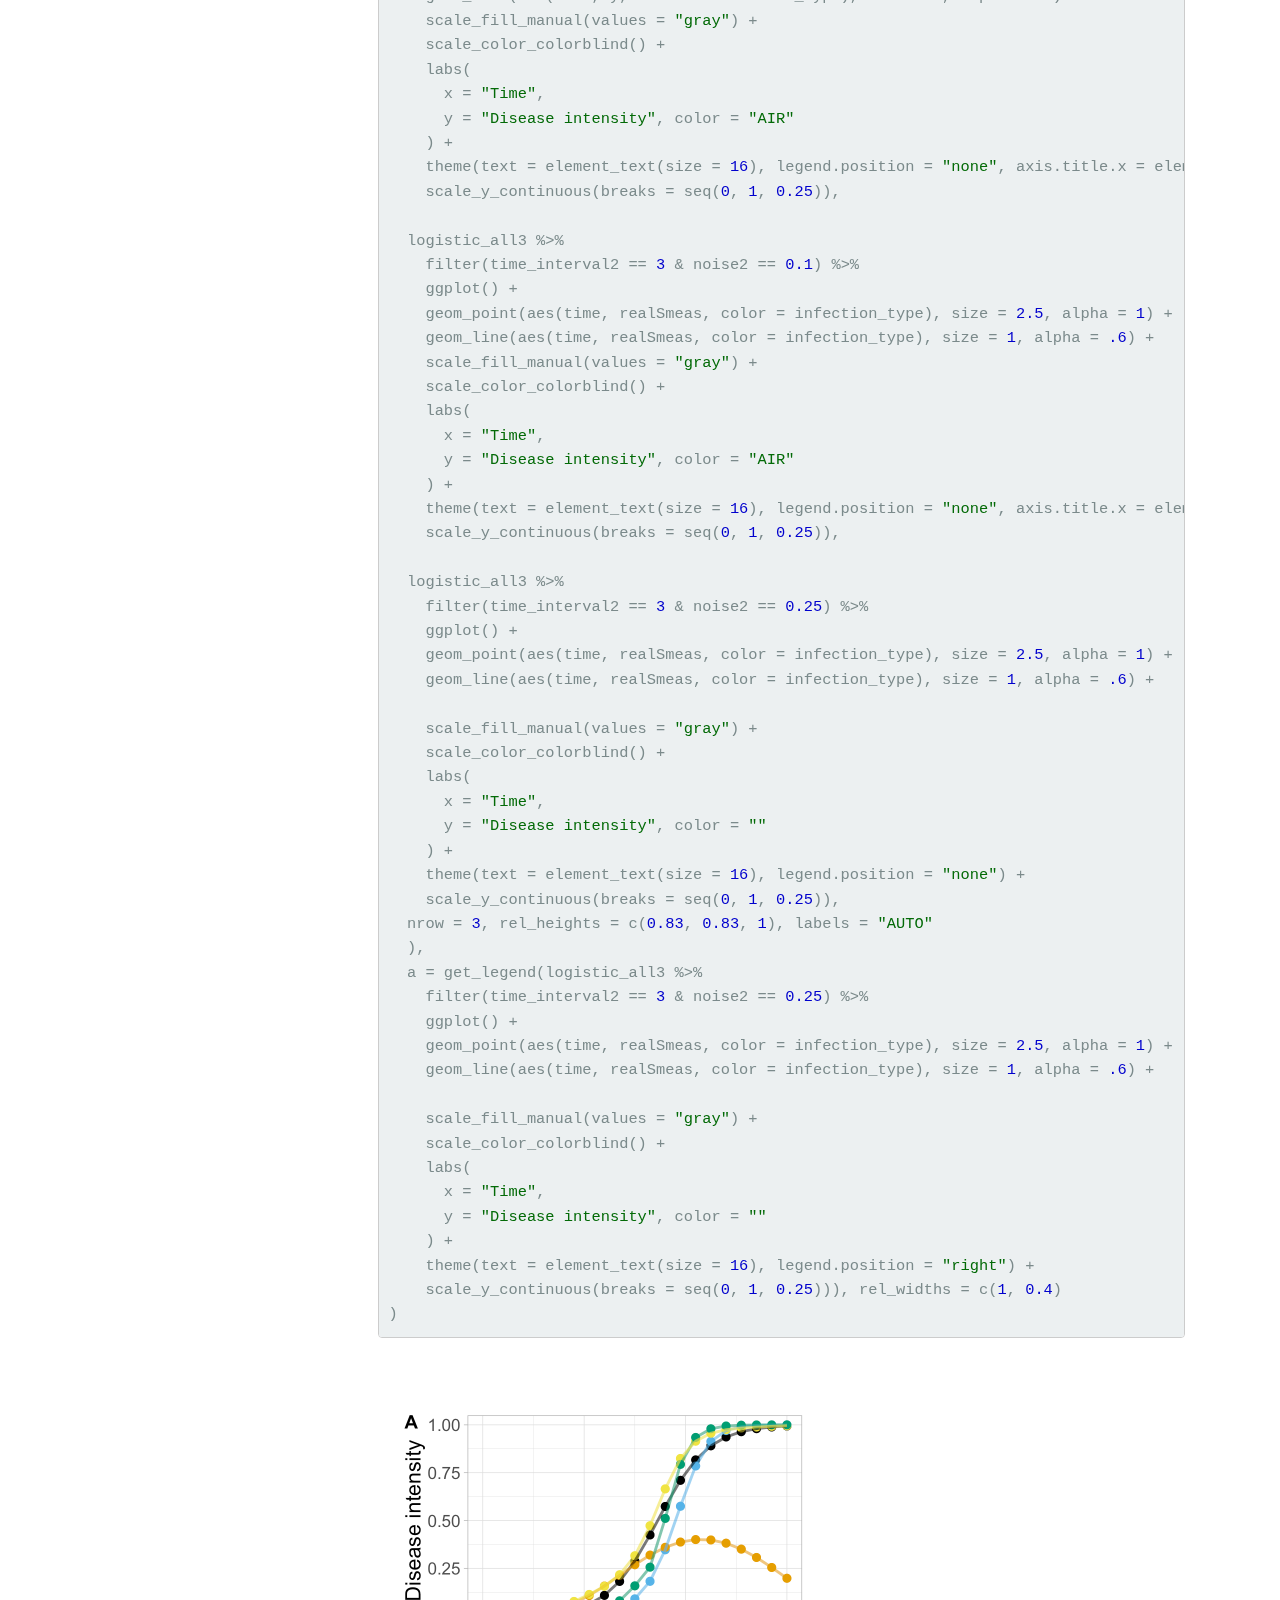
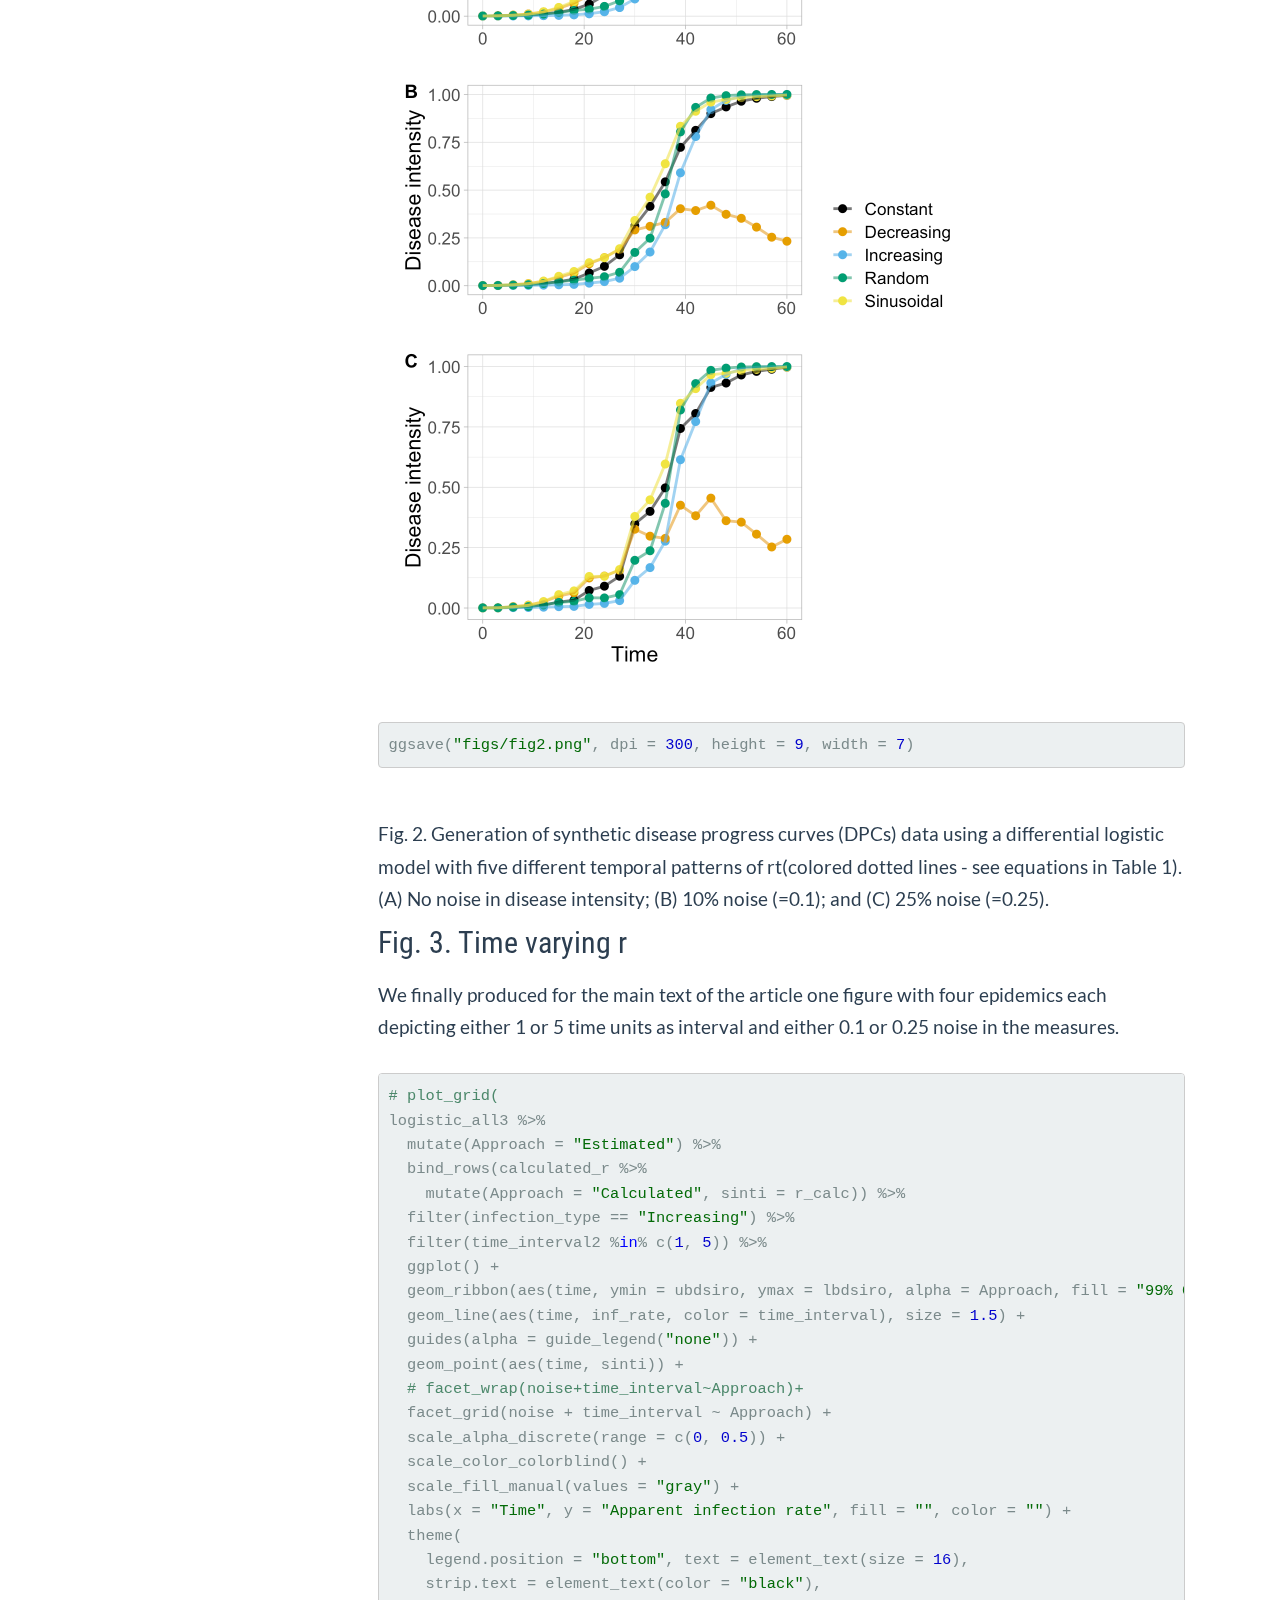
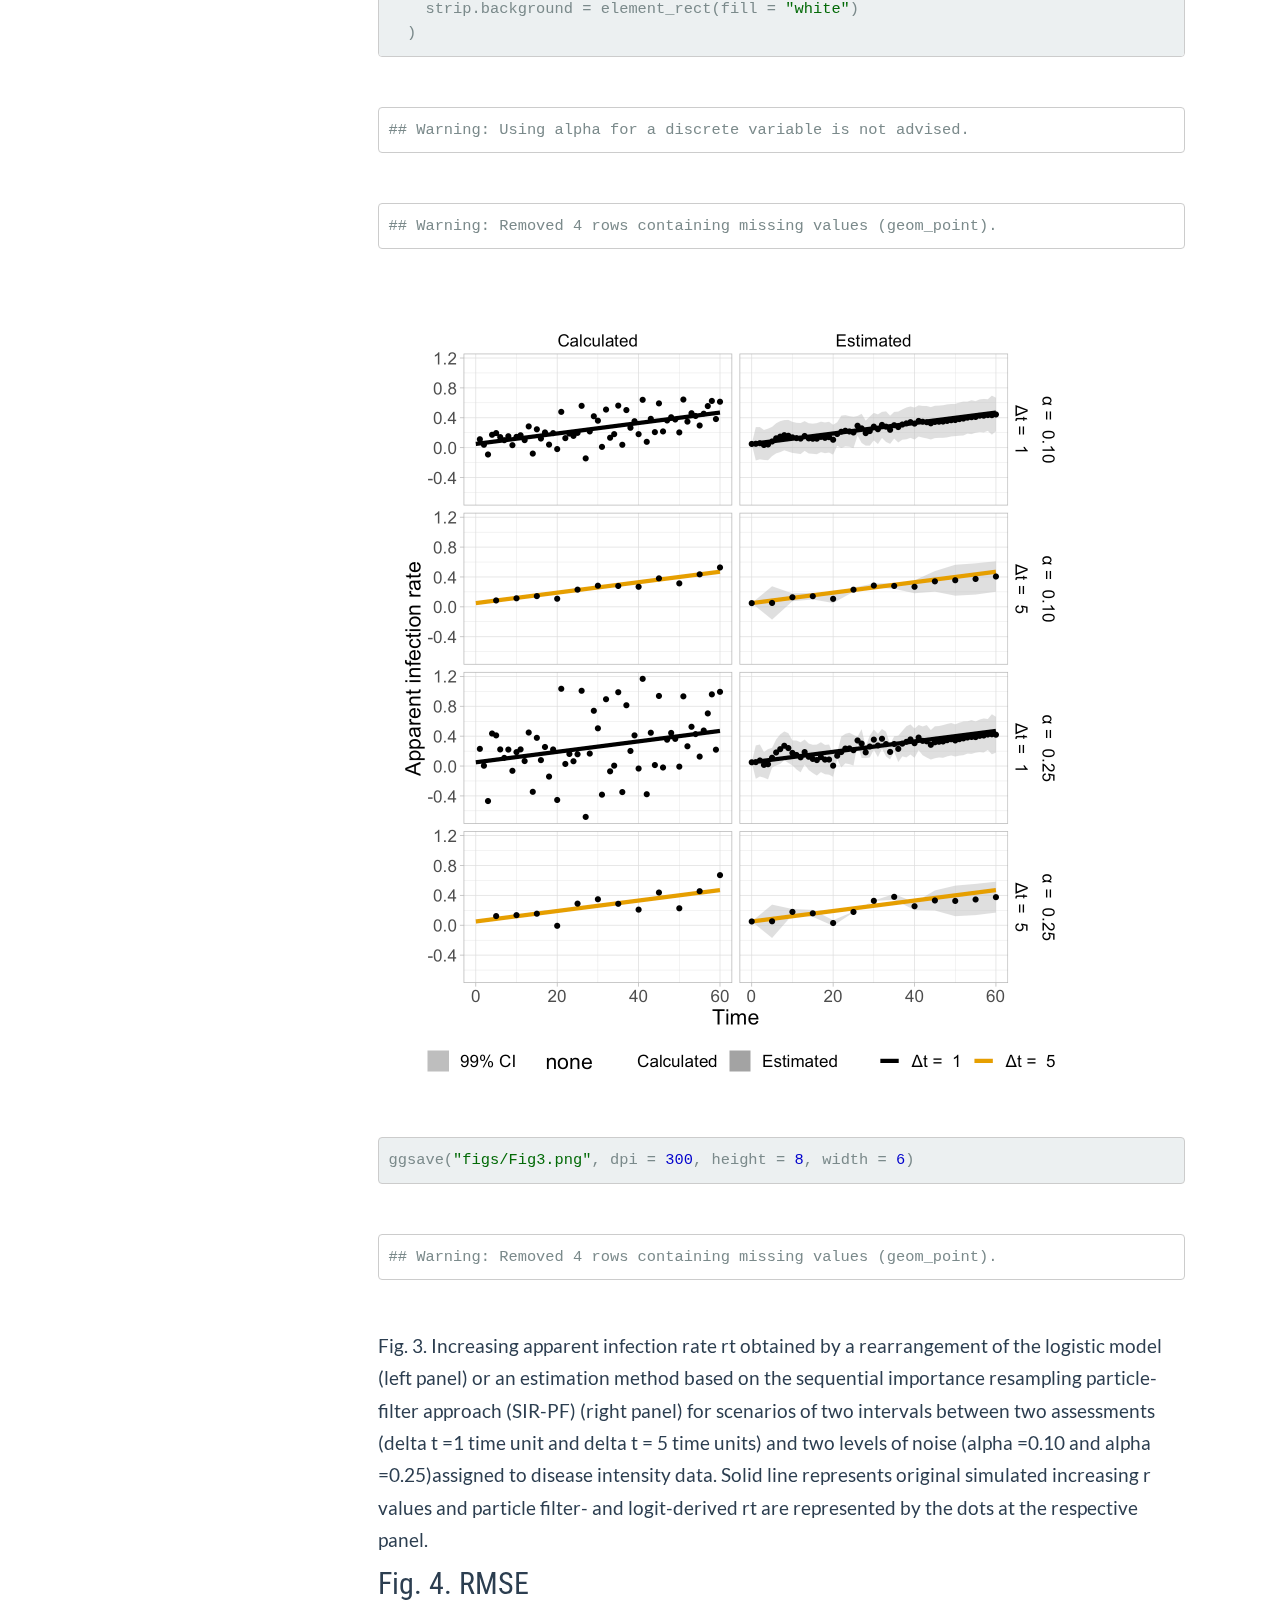
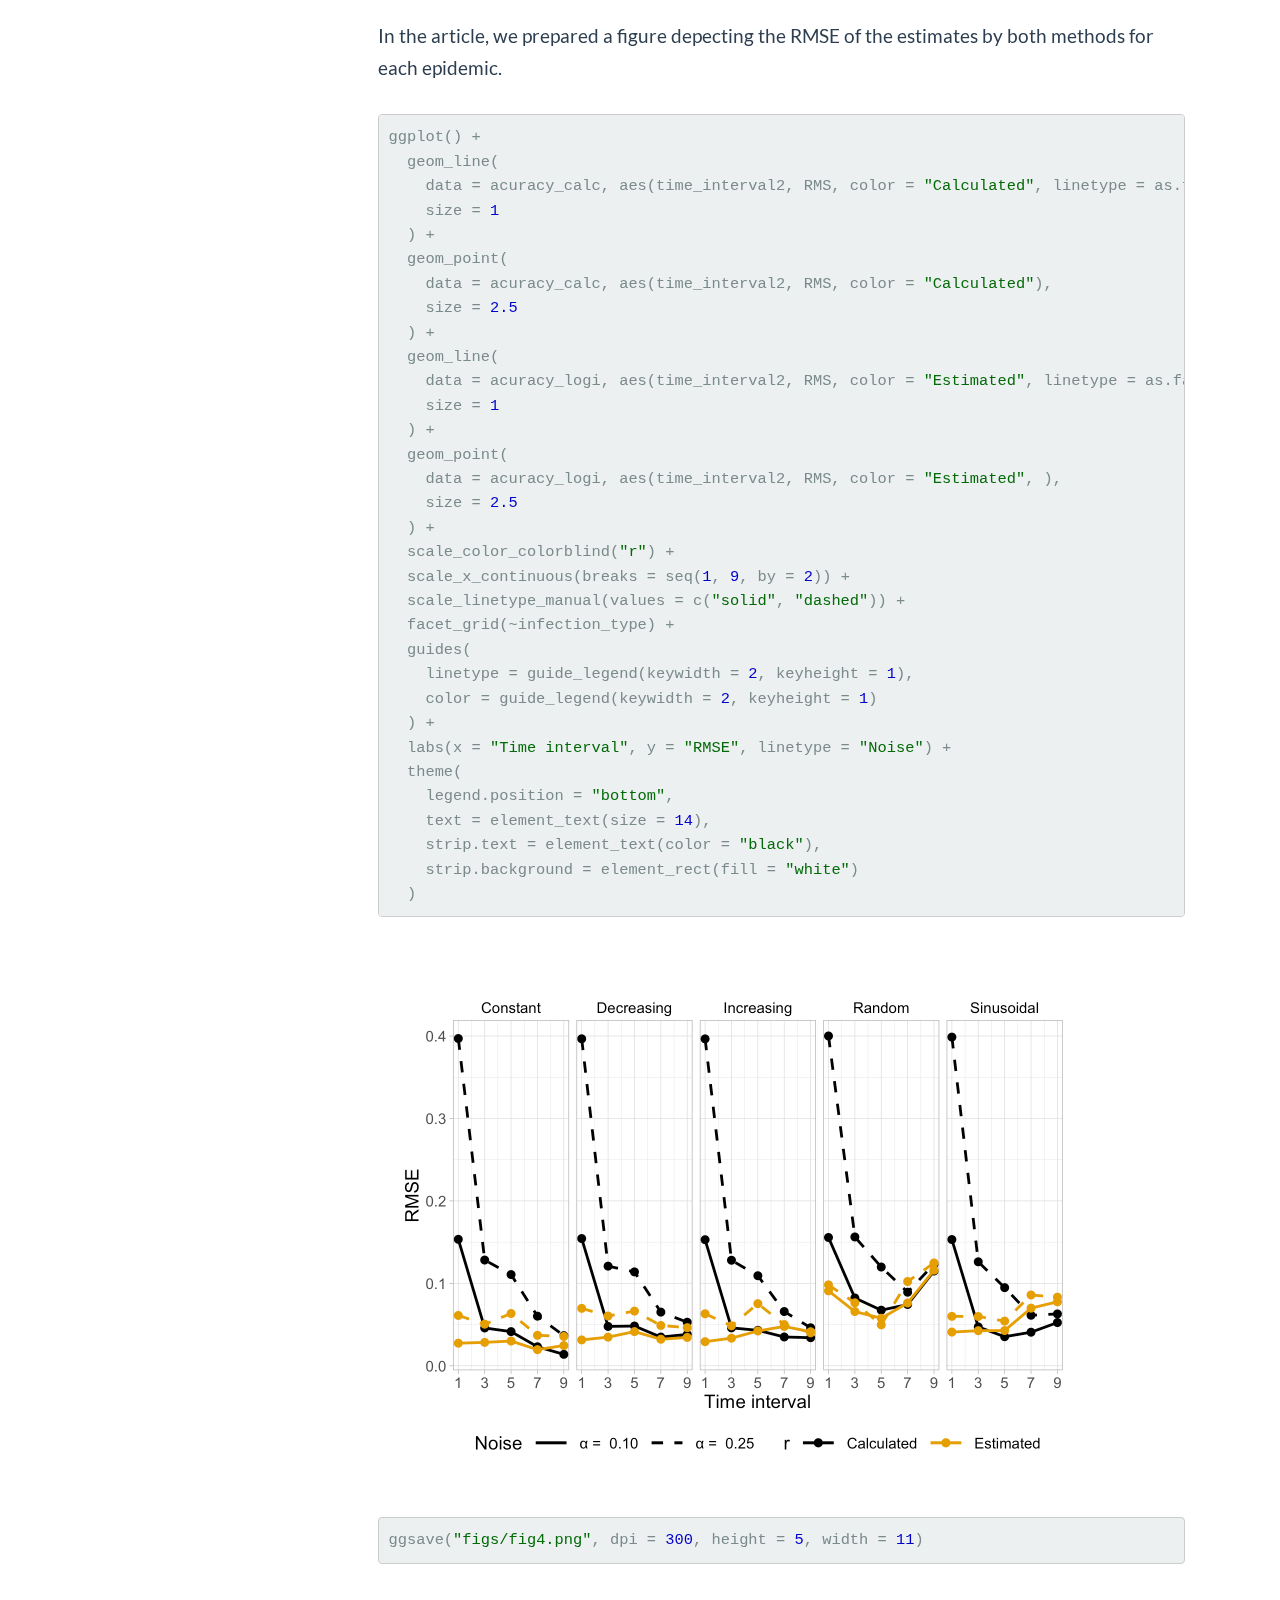
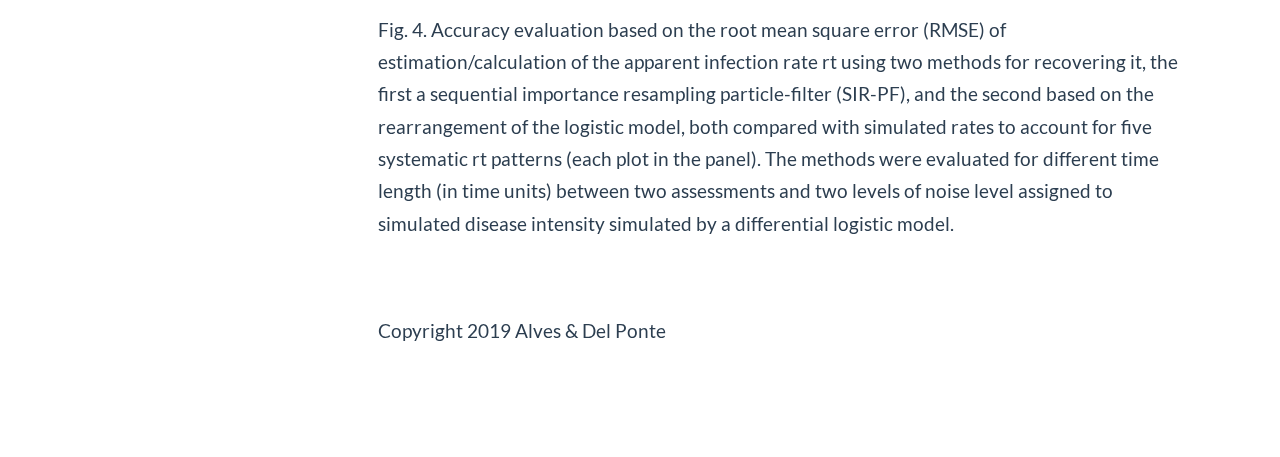
<file: docs/paper-figures.html>
<!DOCTYPE html>

<html xmlns="http://www.w3.org/1999/xhtml">

<head>

<meta charset="utf-8" />
<meta http-equiv="Content-Type" content="text/html; charset=utf-8" />
<meta name="generator" content="pandoc" />




<title>paper-figures.utf8.md</title>

<script src="site_libs/jquery-1.11.3/jquery.min.js"></script>
<meta name="viewport" content="width=device-width, initial-scale=1" />
<link href="site_libs/bootstrap-3.3.5/css/flatly.min.css" rel="stylesheet" />
<script src="site_libs/bootstrap-3.3.5/js/bootstrap.min.js"></script>
<script src="site_libs/bootstrap-3.3.5/shim/html5shiv.min.js"></script>
<script src="site_libs/bootstrap-3.3.5/shim/respond.min.js"></script>
<script src="site_libs/jqueryui-1.11.4/jquery-ui.min.js"></script>
<link href="site_libs/tocify-1.9.1/jquery.tocify.css" rel="stylesheet" />
<script src="site_libs/tocify-1.9.1/jquery.tocify.js"></script>
<script src="site_libs/navigation-1.1/tabsets.js"></script>
<script src="site_libs/navigation-1.1/codefolding.js"></script>
<script src="site_libs/navigation-1.1/sourceembed.js"></script>
<link href="site_libs/highlightjs-9.12.0/textmate.css" rel="stylesheet" />
<script src="site_libs/highlightjs-9.12.0/highlight.js"></script>
<link href="site_libs/pagedtable-1.1/css/pagedtable.css" rel="stylesheet" />
<script src="site_libs/pagedtable-1.1/js/pagedtable.js"></script>
<link href="site_libs/font-awesome-5.1.0/css/all.css" rel="stylesheet" />
<link href="site_libs/font-awesome-5.1.0/css/v4-shims.css" rel="stylesheet" />

<style type="text/css">code{white-space: pre;}</style>
<style type="text/css">
  pre:not([class]) {
    background-color: white;
  }
</style>
<script type="text/javascript">
if (window.hljs) {
  hljs.configure({languages: []});
  hljs.initHighlightingOnLoad();
  if (document.readyState && document.readyState === "complete") {
    window.setTimeout(function() { hljs.initHighlighting(); }, 0);
  }
}
</script>



<style type="text/css">
h1 {
  font-size: 34px;
}
h1.title {
  font-size: 38px;
}
h2 {
  font-size: 30px;
}
h3 {
  font-size: 24px;
}
h4 {
  font-size: 18px;
}
h5 {
  font-size: 16px;
}
h6 {
  font-size: 12px;
}
.table th:not([align]) {
  text-align: left;
}
#rmd-source-code {
  display: none;
}
</style>

<link rel="stylesheet" href="my-style.css" type="text/css" />



<style type = "text/css">
.main-container {
  max-width: 940px;
  margin-left: auto;
  margin-right: auto;
}
code {
  color: inherit;
  background-color: rgba(0, 0, 0, 0.04);
}
img {
  max-width:100%;
  height: auto;
}
.tabbed-pane {
  padding-top: 12px;
}
.html-widget {
  margin-bottom: 20px;
}
button.code-folding-btn:focus {
  outline: none;
}
summary {
  display: list-item;
}
</style>


<style type="text/css">
/* padding for bootstrap navbar */
body {
  padding-top: 60px;
  padding-bottom: 40px;
}
/* offset scroll position for anchor links (for fixed navbar)  */
.section h1 {
  padding-top: 65px;
  margin-top: -65px;
}
.section h2 {
  padding-top: 65px;
  margin-top: -65px;
}
.section h3 {
  padding-top: 65px;
  margin-top: -65px;
}
.section h4 {
  padding-top: 65px;
  margin-top: -65px;
}
.section h5 {
  padding-top: 65px;
  margin-top: -65px;
}
.section h6 {
  padding-top: 65px;
  margin-top: -65px;
}
.dropdown-submenu {
  position: relative;
}
.dropdown-submenu>.dropdown-menu {
  top: 0;
  left: 100%;
  margin-top: -6px;
  margin-left: -1px;
  border-radius: 0 6px 6px 6px;
}
.dropdown-submenu:hover>.dropdown-menu {
  display: block;
}
.dropdown-submenu>a:after {
  display: block;
  content: " ";
  float: right;
  width: 0;
  height: 0;
  border-color: transparent;
  border-style: solid;
  border-width: 5px 0 5px 5px;
  border-left-color: #cccccc;
  margin-top: 5px;
  margin-right: -10px;
}
.dropdown-submenu:hover>a:after {
  border-left-color: #ffffff;
}
.dropdown-submenu.pull-left {
  float: none;
}
.dropdown-submenu.pull-left>.dropdown-menu {
  left: -100%;
  margin-left: 10px;
  border-radius: 6px 0 6px 6px;
}
</style>

<script>
// manage active state of menu based on current page
$(document).ready(function () {
  // active menu anchor
  href = window.location.pathname
  href = href.substr(href.lastIndexOf('/') + 1)
  if (href === "")
    href = "index.html";
  var menuAnchor = $('a[href="' + href + '"]');

  // mark it active
  menuAnchor.parent().addClass('active');

  // if it's got a parent navbar menu mark it active as well
  menuAnchor.closest('li.dropdown').addClass('active');
});
</script>

<!-- tabsets -->

<style type="text/css">
.tabset-dropdown > .nav-tabs {
  display: inline-table;
  max-height: 500px;
  min-height: 44px;
  overflow-y: auto;
  background: white;
  border: 1px solid #ddd;
  border-radius: 4px;
}

.tabset-dropdown > .nav-tabs > li.active:before {
  content: "";
  font-family: 'Glyphicons Halflings';
  display: inline-block;
  padding: 10px;
  border-right: 1px solid #ddd;
}

.tabset-dropdown > .nav-tabs.nav-tabs-open > li.active:before {
  content: "&#xe258;";
  border: none;
}

.tabset-dropdown > .nav-tabs.nav-tabs-open:before {
  content: "";
  font-family: 'Glyphicons Halflings';
  display: inline-block;
  padding: 10px;
  border-right: 1px solid #ddd;
}

.tabset-dropdown > .nav-tabs > li.active {
  display: block;
}

.tabset-dropdown > .nav-tabs > li > a,
.tabset-dropdown > .nav-tabs > li > a:focus,
.tabset-dropdown > .nav-tabs > li > a:hover {
  border: none;
  display: inline-block;
  border-radius: 4px;
}

.tabset-dropdown > .nav-tabs.nav-tabs-open > li {
  display: block;
  float: none;
}

.tabset-dropdown > .nav-tabs > li {
  display: none;
}
</style>

<script>
$(document).ready(function () {
  window.buildTabsets("TOC");
});

$(document).ready(function () {
  $('.tabset-dropdown > .nav-tabs > li').click(function () {
    $(this).parent().toggleClass('nav-tabs-open')
  });
});
</script>

<!-- code folding -->
<style type="text/css">
.code-folding-btn { margin-bottom: 4px; }
</style>
<script>
$(document).ready(function () {
  window.initializeSourceEmbed("paper-figures.Rmd");
});
</script>



<script>
$(document).ready(function ()  {

    // move toc-ignore selectors from section div to header
    $('div.section.toc-ignore')
        .removeClass('toc-ignore')
        .children('h1,h2,h3,h4,h5').addClass('toc-ignore');

    // establish options
    var options = {
      selectors: "h1,h2,h3",
      theme: "bootstrap3",
      context: '.toc-content',
      hashGenerator: function (text) {
        return text.replace(/[.\\/?&!#<>]/g, '').replace(/\s/g, '_').toLowerCase();
      },
      ignoreSelector: ".toc-ignore",
      scrollTo: 0
    };
    options.showAndHide = false;
    options.smoothScroll = false;

    // tocify
    var toc = $("#TOC").tocify(options).data("toc-tocify");
});
</script>

<style type="text/css">

#TOC {
  margin: 25px 0px 20px 0px;
}
@media (max-width: 768px) {
#TOC {
  position: relative;
  width: 100%;
}
}


.toc-content {
  padding-left: 30px;
  padding-right: 40px;
}

div.main-container {
  max-width: 1200px;
}

div.tocify {
  width: 20%;
  max-width: 260px;
  max-height: 85%;
}

@media (min-width: 768px) and (max-width: 991px) {
  div.tocify {
    width: 25%;
  }
}

@media (max-width: 767px) {
  div.tocify {
    width: 100%;
    max-width: none;
  }
}

.tocify ul, .tocify li {
  line-height: 20px;
}

.tocify-subheader .tocify-item {
  font-size: 0.90em;
  padding-left: 25px;
  text-indent: 0;
}

.tocify .list-group-item {
  border-radius: 0px;
}

.tocify-subheader {
  display: inline;
}
.tocify-subheader .tocify-item {
  font-size: 0.95em;
}

</style>



</head>

<body>


<div class="container-fluid main-container">


<!-- setup 3col/9col grid for toc_float and main content  -->
<div class="row-fluid">
<div class="col-xs-12 col-sm-4 col-md-3">
<div id="TOC" class="tocify">
</div>
</div>

<div class="toc-content col-xs-12 col-sm-8 col-md-9">




<div class="navbar navbar-default  navbar-fixed-top" role="navigation">
  <div class="container">
    <div class="navbar-header">
      <button type="button" class="navbar-toggle collapsed" data-toggle="collapse" data-target="#navbar">
        <span class="icon-bar"></span>
        <span class="icon-bar"></span>
        <span class="icon-bar"></span>
      </button>
      <a class="navbar-brand" href="index.html">Particle Filter - Infection Rate</a>
    </div>
    <div id="navbar" class="navbar-collapse collapse">
      <ul class="nav navbar-nav">
        <li>
  <a href="index.html">
    <span class="fa fa fa fa-home"></span>
     
    About
  </a>
</li>
<li>
  <a href="main_code.html">
    <span class="fa fa fa fa-file-code-o"></span>
     
    Analysis
  </a>
</li>
<li>
  <a href="paper-figures.html">
    <span class="fa fa fa fa-file-code-o"></span>
     
    Figures
  </a>
</li>
      </ul>
      <ul class="nav navbar-nav navbar-right">
        <li>
  <a href="https://github.com/AlvesKS/paper-infection-rate-SIRPF">
    <span class="fa fa-github-square"></span>
     
    source
  </a>
</li>
      </ul>
    </div><!--/.nav-collapse -->
  </div><!--/.container -->
</div><!--/.navbar -->

<div class="fluid-row" id="header">

<div class="btn-group pull-right">
<button type="button" class="btn btn-default btn-xs dropdown-toggle" data-toggle="dropdown" aria-haspopup="true" aria-expanded="false"><span>Code</span> <span class="caret"></span></button>
<ul class="dropdown-menu" style="min-width: 50px;">
<li><a id="rmd-download-source" href="#">Download Rmd</a></li>
</ul>
</div>



<h1 class="title toc-ignore">Figures</h1>

</div>


<p>Three figures were prepared to show in the main text of the manuscript.</p>
<div id="fig.-1.-diagram" class="section level2">
<h2>Fig. 1. Diagram</h2>
<p>A diagram was created using Google Draw.</p>
<div align="center">
<p><img src = "figs/fig1.png"></p>
</div>
<p>Fig. 1. Workflow of the approach for generating synthetic epidemics by the differential logistic model with different patterns of time-varying apparent infection rate (rt), and evaluating the performance of a Sequential Importance Resampling Particle Filter (SIR-PF) algorithm to obtain/update rtover time. The error of the PF-derived estimates and logit-derived calculated rates were evaluated by the root mean square error (RMSE) as a measure of accuracy. SIF-PF scheme adapted from Dias et al. (2017).</p>
</div>
<div id="fig-2.-disease-curves" class="section level2">
<h2>Fig 2. Disease curves</h2>
<p>A figure panel with three plots, each depicting five DPCs for each <em>r(y)</em> pattern, varying the level of noise applied to the measures were prepared.</p>
<pre class="r"><code>plot_grid(
  plot_grid(logistic_all3 %&gt;%
    filter(time_interval2 == 3) %&gt;%
    ggplot() +
    geom_point(aes(time, y, color = infection_type), size = 2.5, alpha = 1) +
    geom_line(aes(time, y, color = infection_type), size = 1, alpha = .6) +
    scale_fill_manual(values = &quot;gray&quot;) +
    scale_color_colorblind() +
    labs(
      x = &quot;Time&quot;,
      y = &quot;Disease intensity&quot;, color = &quot;AIR&quot;
    ) +
    theme(text = element_text(size = 16), legend.position = &quot;none&quot;, axis.title.x = element_text(color = &quot;white&quot;)) +
    scale_y_continuous(breaks = seq(0, 1, 0.25)),

  logistic_all3 %&gt;%
    filter(time_interval2 == 3 &amp; noise2 == 0.1) %&gt;%
    ggplot() +
    geom_point(aes(time, realSmeas, color = infection_type), size = 2.5, alpha = 1) +
    geom_line(aes(time, realSmeas, color = infection_type), size = 1, alpha = .6) +
    scale_fill_manual(values = &quot;gray&quot;) +
    scale_color_colorblind() +
    labs(
      x = &quot;Time&quot;,
      y = &quot;Disease intensity&quot;, color = &quot;AIR&quot;
    ) +
    theme(text = element_text(size = 16), legend.position = &quot;none&quot;, axis.title.x = element_text(color = &quot;white&quot;)) +
    scale_y_continuous(breaks = seq(0, 1, 0.25)),

  logistic_all3 %&gt;%
    filter(time_interval2 == 3 &amp; noise2 == 0.25) %&gt;%
    ggplot() +
    geom_point(aes(time, realSmeas, color = infection_type), size = 2.5, alpha = 1) +
    geom_line(aes(time, realSmeas, color = infection_type), size = 1, alpha = .6) +

    scale_fill_manual(values = &quot;gray&quot;) +
    scale_color_colorblind() +
    labs(
      x = &quot;Time&quot;,
      y = &quot;Disease intensity&quot;, color = &quot;&quot;
    ) +
    theme(text = element_text(size = 16), legend.position = &quot;none&quot;) +
    scale_y_continuous(breaks = seq(0, 1, 0.25)),
  nrow = 3, rel_heights = c(0.83, 0.83, 1), labels = &quot;AUTO&quot;
  ),
  a = get_legend(logistic_all3 %&gt;%
    filter(time_interval2 == 3 &amp; noise2 == 0.25) %&gt;%
    ggplot() +
    geom_point(aes(time, realSmeas, color = infection_type), size = 2.5, alpha = 1) +
    geom_line(aes(time, realSmeas, color = infection_type), size = 1, alpha = .6) +

    scale_fill_manual(values = &quot;gray&quot;) +
    scale_color_colorblind() +
    labs(
      x = &quot;Time&quot;,
      y = &quot;Disease intensity&quot;, color = &quot;&quot;
    ) +
    theme(text = element_text(size = 16), legend.position = &quot;right&quot;) +
    scale_y_continuous(breaks = seq(0, 1, 0.25))), rel_widths = c(1, 0.4)
)</code></pre>
<p><img src="paper-figures_files/figure-html/unnamed-chunk-1-1.png" width="576" /></p>
<pre class="r"><code>ggsave(&quot;figs/fig2.png&quot;, dpi = 300, height = 9, width = 7)</code></pre>
<p>Fig. 2. Generation of synthetic disease progress curves (DPCs) data using a differential logistic model with five different temporal patterns of rt(colored dotted lines - see equations in Table 1). (A) No noise in disease intensity; (B) 10% noise (=0.1); and (C) 25% noise (=0.25).</p>
</div>
<div id="fig.-3.-time-varying-r" class="section level2">
<h2>Fig. 3. Time varying r</h2>
<p>We finally produced for the main text of the article one figure with four epidemics each depicting either 1 or 5 time units as interval and either 0.1 or 0.25 noise in the measures.</p>
<pre class="r"><code># plot_grid(
logistic_all3 %&gt;%
  mutate(Approach = &quot;Estimated&quot;) %&gt;%
  bind_rows(calculated_r %&gt;%
    mutate(Approach = &quot;Calculated&quot;, sinti = r_calc)) %&gt;%
  filter(infection_type == &quot;Increasing&quot;) %&gt;%
  filter(time_interval2 %in% c(1, 5)) %&gt;%
  ggplot() +
  geom_ribbon(aes(time, ymin = ubdsiro, ymax = lbdsiro, alpha = Approach, fill = &quot;99% CI&quot;), stat = &quot;identity&quot;) +
  geom_line(aes(time, inf_rate, color = time_interval), size = 1.5) +
  guides(alpha = guide_legend(&quot;none&quot;)) +
  geom_point(aes(time, sinti)) +
  # facet_wrap(noise+time_interval~Approach)+
  facet_grid(noise + time_interval ~ Approach) +
  scale_alpha_discrete(range = c(0, 0.5)) +
  scale_color_colorblind() +
  scale_fill_manual(values = &quot;gray&quot;) +
  labs(x = &quot;Time&quot;, y = &quot;Apparent infection rate&quot;, fill = &quot;&quot;, color = &quot;&quot;) +
  theme(
    legend.position = &quot;bottom&quot;, text = element_text(size = 16),
    strip.text = element_text(color = &quot;black&quot;),
    strip.background = element_rect(fill = &quot;white&quot;)
  )</code></pre>
<pre><code>## Warning: Using alpha for a discrete variable is not advised.</code></pre>
<pre><code>## Warning: Removed 4 rows containing missing values (geom_point).</code></pre>
<p><img src="paper-figures_files/figure-html/unnamed-chunk-2-1.png" width="672" /></p>
<pre class="r"><code>ggsave(&quot;figs/Fig3.png&quot;, dpi = 300, height = 8, width = 6)</code></pre>
<pre><code>## Warning: Removed 4 rows containing missing values (geom_point).</code></pre>
<p>Fig. 3. Increasing apparent infection rate rt obtained by a rearrangement of the logistic model (left panel) or an estimation method based on the sequential importance resampling particle-filter approach (SIR-PF) (right panel) for scenarios of two intervals between two assessments (delta t =1 time unit and delta t = 5 time units) and two levels of noise (alpha =0.10 and alpha =0.25)assigned to disease intensity data. Solid line represents original simulated increasing r values and particle filter- and logit-derived rt are represented by the dots at the respective panel.</p>
</div>
<div id="fig.-4.-rmse" class="section level2">
<h2>Fig. 4. RMSE</h2>
<p>In the article, we prepared a figure depecting the RMSE of the estimates by both methods for each epidemic.</p>
<pre class="r"><code>ggplot() +
  geom_line(
    data = acuracy_calc, aes(time_interval2, RMS, color = &quot;Calculated&quot;, linetype = as.factor(noise)),
    size = 1
  ) +
  geom_point(
    data = acuracy_calc, aes(time_interval2, RMS, color = &quot;Calculated&quot;),
    size = 2.5
  ) +
  geom_line(
    data = acuracy_logi, aes(time_interval2, RMS, color = &quot;Estimated&quot;, linetype = as.factor(noise)),
    size = 1
  ) +
  geom_point(
    data = acuracy_logi, aes(time_interval2, RMS, color = &quot;Estimated&quot;, ),
    size = 2.5
  ) +
  scale_color_colorblind(&quot;r&quot;) +
  scale_x_continuous(breaks = seq(1, 9, by = 2)) +
  scale_linetype_manual(values = c(&quot;solid&quot;, &quot;dashed&quot;)) +
  facet_grid(~infection_type) +
  guides(
    linetype = guide_legend(keywidth = 2, keyheight = 1),
    color = guide_legend(keywidth = 2, keyheight = 1)
  ) +
  labs(x = &quot;Time interval&quot;, y = &quot;RMSE&quot;, linetype = &quot;Noise&quot;) +
  theme(
    legend.position = &quot;bottom&quot;,
    text = element_text(size = 14),
    strip.text = element_text(color = &quot;black&quot;),
    strip.background = element_rect(fill = &quot;white&quot;)
  )</code></pre>
<p><img src="paper-figures_files/figure-html/unnamed-chunk-3-1.png" width="672" /></p>
<pre class="r"><code>ggsave(&quot;figs/fig4.png&quot;, dpi = 300, height = 5, width = 11)</code></pre>
<p>Fig. 4. Accuracy evaluation based on the root mean square error (RMSE) of estimation/calculation of the apparent infection rate rt using two methods for recovering it, the first a sequential importance resampling particle-filter (SIR-PF), and the second based on the rearrangement of the logistic model, both compared with simulated rates to account for five systematic rt patterns (each plot in the panel). The methods were evaluated for different time length (in time units) between two assessments and two levels of noise level assigned to simulated disease intensity simulated by a differential logistic model.</p>
</div>

<div id="rmd-source-code">[base64]</div>

<br><br>
Copyright 2019 Alves & Del Ponte


</div>
</div>

</div>

<script>

// add bootstrap table styles to pandoc tables
function bootstrapStylePandocTables() {
  $('tr.header').parent('thead').parent('table').addClass('table table-condensed');
}
$(document).ready(function () {
  bootstrapStylePandocTables();
});


</script>

<!-- dynamically load mathjax for compatibility with self-contained -->
<script>
  (function () {
    var script = document.createElement("script");
    script.type = "text/javascript";
    script.src  = "https://mathjax.rstudio.com/latest/MathJax.js?config=TeX-AMS-MML_HTMLorMML";
    document.getElementsByTagName("head")[0].appendChild(script);
  })();
</script>

</body>
</html>
</file>
<file: docs/site_libs/highlightjs-9.12.0/textmate.css>
.hljs-literal {
  color: rgb(88, 72, 246);
}

.hljs-number {
  color: rgb(0, 0, 205);
}

.hljs-comment {
  color: rgb(76, 136, 107);
}

.hljs-keyword {
  color: rgb(0, 0, 255);
}

.hljs-string {
  color: rgb(3, 106, 7);
}
</file>
<file: docs/site_libs/pagedtable-1.1/css/pagedtable.css>
.pagedtable {
  overflow: auto;
  padding-left: 8px;
  padding-right: 8px;
}

.pagedtable-wrapper {
  border: 1px solid #ccc;
  border-radius: 4px;
  margin-bottom: 10px;
}

.pagedtable table {
  width: 100%;
  max-width: 100%;
  margin: 0;
}

.pagedtable th {
  padding: 0 5px 0 5px;
  border: none;
  border-bottom: 2px solid #dddddd;

  min-width: 45px;
}

.pagedtable-empty th {
  display: none;
}

.pagedtable td {
  padding: 0 4px 0 4px;
}

.pagedtable .even {
  background-color: rgba(140, 140, 140, 0.1);
}

.pagedtable-padding-col {
  display: none;
}

.pagedtable a {
  -webkit-touch-callout: none;
  -webkit-user-select: none;
  -khtml-user-select: none;
  -moz-user-select: none;
  -ms-user-select: none;
  user-select: none;
}

.pagedtable-index-nav {
  cursor: pointer;
  padding: 0 5px 0 5px;
  float: right;
  border: 0;
}

.pagedtable-index-nav-disabled {
  cursor: default;
  text-decoration: none;
  color: #999;
}

a.pagedtable-index-nav-disabled:hover {
  text-decoration: none;
  color: #999;
}

.pagedtable-indexes {
  cursor: pointer;
  float: right;
  border: 0;
}

.pagedtable-index-current {
  cursor: default;
  text-decoration: none;
  font-weight: bold;
  color: #333;
  border: 0;
}

a.pagedtable-index-current:hover {
  text-decoration: none;
  font-weight: bold;
  color: #333;
}

.pagedtable-index {
  width: 30px;
  display: inline-block;
  text-align: center;
  border: 0;
}

.pagedtable-index-separator-left {
  display: inline-block;
  color: #333;
  font-size: 9px;
  padding: 0 0 0 0;
  cursor: default;
}

.pagedtable-index-separator-right {
  display: inline-block;
  color: #333;
  font-size: 9px;
  padding: 0 4px 0 0;
  cursor: default;
}

.pagedtable-footer {
  padding-top: 4px;
  padding-bottom: 5px;
}

.pagedtable-not-empty .pagedtable-footer {
  border-top: 2px solid #dddddd;
}

.pagedtable-info {
  overflow: hidden;
  color: #999;
  white-space: nowrap;
  text-overflow: ellipsis;
}

.pagedtable-header-name {
  overflow: hidden;
  text-overflow: ellipsis;
}

.pagedtable-header-type {
  color: #999;
  font-weight: 400;
}

.pagedtable-na-cell {
  font-style: italic;
  opacity: 0.3;
}
</file>
<file: docs/my-style.css>
@import url('https://fonts.googleapis.com/css?family=Roboto+Condensed:400');
@import url('https://fonts.googleapis.com/css?family=Oswald');


body {
margin:0px;
padding:0px;
width:100%;
font-size: 1.9em;
line-height: 170%
}

img {
 margin-top: 40px;
 margin-bottom: 40px; 
 margin: 20px;
}

h1,h2,h3,h4 {
margin-bottom: 10px;
margin-top: 40px;
padding-top: 40px;
padding-bottom: 10px;
font-family: 'Roboto Condensed', sans-serif;
display: inline-block;
width:100%
}
}

h1.title {
font-family: 'Oswald', sans-serif;
font-size: 32px;
line-height: 100%;
margin-bottom: 20px;
}

pre code, pre, code {
 margin-top: 30px;
 margin-bottom: 50px;
 font-size: 0.9em;
  white-space: pre !important;
  overflow-x: scroll !important;
  word-break: keep-all !important;
  word-wrap: initial !important
}


blockquote {
margin-top: 20px;
margin-bottom: 50px;
font-size: 0.9em;
line-height:130%;
background-color: #f2f2f2;
}
</file>
<file: docs/site_libs/highlightjs-9.12.0/default.css>
.hljs-literal {
  color: #990073;
}

.hljs-number {
  color: #099;
}

.hljs-comment {
  color: #998;
  font-style: italic;
}

.hljs-keyword {
  color: #900;
  font-weight: bold;
}

.hljs-string {
  color: #d14;
}
</file>
<file: docs/site_libs/bootstrap-3.3.5/css/flatly.min.css>
@font-face {
  font-family: 'Lato';
  font-style: normal;
  font-weight: 400;
  src: url(fonts/Lato.ttf) format('truetype');
}
@font-face {
  font-family: 'Lato';
  font-style: normal;
  font-weight: 700;
  src: url(fonts/LatoBold.ttf) format('truetype');
}
@font-face {
  font-family: 'Lato';
  font-style: italic;
  font-weight: 400;
  src: url(fonts/LatoItalic.ttf) format('truetype');
}

/*!
 * bootswatch v3.3.6
 * Homepage: http://bootswatch.com
 * Copyright 2012-2015 Thomas Park
 * Licensed under MIT
 * Based on Bootstrap
*//*!
 * Bootstrap v3.3.6 (http://getbootstrap.com)
 * Copyright 2011-2015 Twitter, Inc.
 * Licensed under MIT (https://github.com/twbs/bootstrap/blob/master/LICENSE)
 *//*! normalize.css v3.0.3 | MIT License | github.com/necolas/normalize.css */html{font-family:sans-serif;-ms-text-size-adjust:100%;-webkit-text-size-adjust:100%}body{margin:0}article,aside,details,figcaption,figure,footer,header,hgroup,main,menu,nav,section,summary{display:block}audio,canvas,progress,video{display:inline-block;vertical-align:baseline}audio:not([controls]){display:none;height:0}[hidden],template{display:none}a{background-color:transparent}a:active,a:hover{outline:0}abbr[title]{border-bottom:1px dotted}b,strong{font-weight:bold}dfn{font-style:italic}h1{font-size:2em;margin:0.67em 0}mark{background:#ff0;color:#000}small{font-size:80%}sub,sup{font-size:75%;line-height:0;position:relative;vertical-align:baseline}sup{top:-0.5em}sub{bottom:-0.25em}img{border:0}svg:not(:root){overflow:hidden}figure{margin:1em 40px}hr{-webkit-box-sizing:content-box;-moz-box-sizing:content-box;box-sizing:content-box;height:0}pre{overflow:auto}code,kbd,pre,samp{font-family:monospace, monospace;font-size:1em}button,input,optgroup,select,textarea{color:inherit;font:inherit;margin:0}button{overflow:visible}button,select{text-transform:none}button,html input[type="button"],input[type="reset"],input[type="submit"]{-webkit-appearance:button;cursor:pointer}button[disabled],html input[disabled]{cursor:default}button::-moz-focus-inner,input::-moz-focus-inner{border:0;padding:0}input{line-height:normal}input[type="checkbox"],input[type="radio"]{-webkit-box-sizing:border-box;-moz-box-sizing:border-box;box-sizing:border-box;padding:0}input[type="number"]::-webkit-inner-spin-button,input[type="number"]::-webkit-outer-spin-button{height:auto}input[type="search"]{-webkit-appearance:textfield;-webkit-box-sizing:content-box;-moz-box-sizing:content-box;box-sizing:content-box}input[type="search"]::-webkit-search-cancel-button,input[type="search"]::-webkit-search-decoration{-webkit-appearance:none}fieldset{border:1px solid #c0c0c0;margin:0 2px;padding:0.35em 0.625em 0.75em}legend{border:0;padding:0}textarea{overflow:auto}optgroup{font-weight:bold}table{border-collapse:collapse;border-spacing:0}td,th{padding:0}/*! Source: https://github.com/h5bp/html5-boilerplate/blob/master/src/css/main.css */@media print{*,*:before,*:after{background:transparent !important;color:#000 !important;-webkit-box-shadow:none !important;box-shadow:none !important;text-shadow:none !important}a,a:visited{text-decoration:underline}a[href]:after{content:" (" attr(href) ")"}abbr[title]:after{content:" (" attr(title) ")"}a[href^="#"]:after,a[href^="javascript:"]:after{content:""}pre,blockquote{border:1px solid #999;page-break-inside:avoid}thead{display:table-header-group}tr,img{page-break-inside:avoid}img{max-width:100% !important}p,h2,h3{orphans:3;widows:3}h2,h3{page-break-after:avoid}.navbar{display:none}.btn>.caret,.dropup>.btn>.caret{border-top-color:#000 !important}.label{border:1px solid #000}.table{border-collapse:collapse !important}.table td,.table th{background-color:#fff !important}.table-bordered th,.table-bordered td{border:1px solid #ddd !important}}@font-face{font-family:'Glyphicons Halflings';src:url('../fonts/glyphicons-halflings-regular.eot');src:url('../fonts/glyphicons-halflings-regular.eot?#iefix') format('embedded-opentype'),url('../fonts/glyphicons-halflings-regular.woff') format('woff'),url('../fonts/glyphicons-halflings-regular.ttf') format('truetype'),url('../fonts/glyphicons-halflings-regular.svg#glyphicons_halflingsregular') format('svg')}.glyphicon{position:relative;top:1px;display:inline-block;font-family:'Glyphicons Halflings';font-style:normal;font-weight:normal;line-height:1;-webkit-font-smoothing:antialiased;-moz-osx-font-smoothing:grayscale}.glyphicon-asterisk:before{content:"\002a"}.glyphicon-plus:before{content:"\002b"}.glyphicon-euro:before,.glyphicon-eur:before{content:"\20ac"}.glyphicon-minus:before{content:"\2212"}.glyphicon-cloud:before{content:"\2601"}.glyphicon-envelope:before{content:"\2709"}.glyphicon-pencil:before{content:"\270f"}.glyphicon-glass:before{content:"\e001"}.glyphicon-music:before{content:"\e002"}.glyphicon-search:before{content:"\e003"}.glyphicon-heart:before{content:"\e005"}.glyphicon-star:before{content:"\e006"}.glyphicon-star-empty:before{content:"\e007"}.glyphicon-user:before{content:"\e008"}.glyphicon-film:before{content:"\e009"}.glyphicon-th-large:before{content:"\e010"}.glyphicon-th:before{content:"\e011"}.glyphicon-th-list:before{content:"\e012"}.glyphicon-ok:before{content:"\e013"}.glyphicon-remove:before{content:"\e014"}.glyphicon-zoom-in:before{content:"\e015"}.glyphicon-zoom-out:before{content:"\e016"}.glyphicon-off:before{content:"\e017"}.glyphicon-signal:before{content:"\e018"}.glyphicon-cog:before{content:"\e019"}.glyphicon-trash:before{content:"\e020"}.glyphicon-home:before{content:"\e021"}.glyphicon-file:before{content:"\e022"}.glyphicon-time:before{content:"\e023"}.glyphicon-road:before{content:"\e024"}.glyphicon-download-alt:before{content:"\e025"}.glyphicon-download:before{content:"\e026"}.glyphicon-upload:before{content:"\e027"}.glyphicon-inbox:before{content:"\e028"}.glyphicon-play-circle:before{content:"\e029"}.glyphicon-repeat:before{content:"\e030"}.glyphicon-refresh:before{content:"\e031"}.glyphicon-list-alt:before{content:"\e032"}.glyphicon-lock:before{content:"\e033"}.glyphicon-flag:before{content:"\e034"}.glyphicon-headphones:before{content:"\e035"}.glyphicon-volume-off:before{content:"\e036"}.glyphicon-volume-down:before{content:"\e037"}.glyphicon-volume-up:before{content:"\e038"}.glyphicon-qrcode:before{content:"\e039"}.glyphicon-barcode:before{content:"\e040"}.glyphicon-tag:before{content:"\e041"}.glyphicon-tags:before{content:"\e042"}.glyphicon-book:before{content:"\e043"}.glyphicon-bookmark:before{content:"\e044"}.glyphicon-print:before{content:"\e045"}.glyphicon-camera:before{content:"\e046"}.glyphicon-font:before{content:"\e047"}.glyphicon-bold:before{content:"\e048"}.glyphicon-italic:before{content:"\e049"}.glyphicon-text-height:before{content:"\e050"}.glyphicon-text-width:before{content:"\e051"}.glyphicon-align-left:before{content:"\e052"}.glyphicon-align-center:before{content:"\e053"}.glyphicon-align-right:before{content:"\e054"}.glyphicon-align-justify:before{content:"\e055"}.glyphicon-list:before{content:"\e056"}.glyphicon-indent-left:before{content:"\e057"}.glyphicon-indent-right:before{content:"\e058"}.glyphicon-facetime-video:before{content:"\e059"}.glyphicon-picture:before{content:"\e060"}.glyphicon-map-marker:before{content:"\e062"}.glyphicon-adjust:before{content:"\e063"}.glyphicon-tint:before{content:"\e064"}.glyphicon-edit:before{content:"\e065"}.glyphicon-share:before{content:"\e066"}.glyphicon-check:before{content:"\e067"}.glyphicon-move:before{content:"\e068"}.glyphicon-step-backward:before{content:"\e069"}.glyphicon-fast-backward:before{content:"\e070"}.glyphicon-backward:before{content:"\e071"}.glyphicon-play:before{content:"\e072"}.glyphicon-pause:before{content:"\e073"}.glyphicon-stop:before{content:"\e074"}.glyphicon-forward:before{content:"\e075"}.glyphicon-fast-forward:before{content:"\e076"}.glyphicon-step-forward:before{content:"\e077"}.glyphicon-eject:before{content:"\e078"}.glyphicon-chevron-left:before{content:"\e079"}.glyphicon-chevron-right:before{content:"\e080"}.glyphicon-plus-sign:before{content:"\e081"}.glyphicon-minus-sign:before{content:"\e082"}.glyphicon-remove-sign:before{content:"\e083"}.glyphicon-ok-sign:before{content:"\e084"}.glyphicon-question-sign:before{content:"\e085"}.glyphicon-info-sign:before{content:"\e086"}.glyphicon-screenshot:before{content:"\e087"}.glyphicon-remove-circle:before{content:"\e088"}.glyphicon-ok-circle:before{content:"\e089"}.glyphicon-ban-circle:before{content:"\e090"}.glyphicon-arrow-left:before{content:"\e091"}.glyphicon-arrow-right:before{content:"\e092"}.glyphicon-arrow-up:before{content:"\e093"}.glyphicon-arrow-down:before{content:"\e094"}.glyphicon-share-alt:before{content:"\e095"}.glyphicon-resize-full:before{content:"\e096"}.glyphicon-resize-small:before{content:"\e097"}.glyphicon-exclamation-sign:before{content:"\e101"}.glyphicon-gift:before{content:"\e102"}.glyphicon-leaf:before{content:"\e103"}.glyphicon-fire:before{content:"\e104"}.glyphicon-eye-open:before{content:"\e105"}.glyphicon-eye-close:before{content:"\e106"}.glyphicon-warning-sign:before{content:"\e107"}.glyphicon-plane:before{content:"\e108"}.glyphicon-calendar:before{content:"\e109"}.glyphicon-random:before{content:"\e110"}.glyphicon-comment:before{content:"\e111"}.glyphicon-magnet:before{content:"\e112"}.glyphicon-chevron-up:before{content:"\e113"}.glyphicon-chevron-down:before{content:"\e114"}.glyphicon-retweet:before{content:"\e115"}.glyphicon-shopping-cart:before{content:"\e116"}.glyphicon-folder-close:before{content:"\e117"}.glyphicon-folder-open:before{content:"\e118"}.glyphicon-resize-vertical:before{content:"\e119"}.glyphicon-resize-horizontal:before{content:"\e120"}.glyphicon-hdd:before{content:"\e121"}.glyphicon-bullhorn:before{content:"\e122"}.glyphicon-bell:before{content:"\e123"}.glyphicon-certificate:before{content:"\e124"}.glyphicon-thumbs-up:before{content:"\e125"}.glyphicon-thumbs-down:before{content:"\e126"}.glyphicon-hand-right:before{content:"\e127"}.glyphicon-hand-left:before{content:"\e128"}.glyphicon-hand-up:before{content:"\e129"}.glyphicon-hand-down:before{content:"\e130"}.glyphicon-circle-arrow-right:before{content:"\e131"}.glyphicon-circle-arrow-left:before{content:"\e132"}.glyphicon-circle-arrow-up:before{content:"\e133"}.glyphicon-circle-arrow-down:before{content:"\e134"}.glyphicon-globe:before{content:"\e135"}.glyphicon-wrench:before{content:"\e136"}.glyphicon-tasks:before{content:"\e137"}.glyphicon-filter:before{content:"\e138"}.glyphicon-briefcase:before{content:"\e139"}.glyphicon-fullscreen:before{content:"\e140"}.glyphicon-dashboard:before{content:"\e141"}.glyphicon-paperclip:before{content:"\e142"}.glyphicon-heart-empty:before{content:"\e143"}.glyphicon-link:before{content:"\e144"}.glyphicon-phone:before{content:"\e145"}.glyphicon-pushpin:before{content:"\e146"}.glyphicon-usd:before{content:"\e148"}.glyphicon-gbp:before{content:"\e149"}.glyphicon-sort:before{content:"\e150"}.glyphicon-sort-by-alphabet:before{content:"\e151"}.glyphicon-sort-by-alphabet-alt:before{content:"\e152"}.glyphicon-sort-by-order:before{content:"\e153"}.glyphicon-sort-by-order-alt:before{content:"\e154"}.glyphicon-sort-by-attributes:before{content:"\e155"}.glyphicon-sort-by-attributes-alt:before{content:"\e156"}.glyphicon-unchecked:before{content:"\e157"}.glyphicon-expand:before{content:"\e158"}.glyphicon-collapse-down:before{content:"\e159"}.glyphicon-collapse-up:before{content:"\e160"}.glyphicon-log-in:before{content:"\e161"}.glyphicon-flash:before{content:"\e162"}.glyphicon-log-out:before{content:"\e163"}.glyphicon-new-window:before{content:"\e164"}.glyphicon-record:before{content:"\e165"}.glyphicon-save:before{content:"\e166"}.glyphicon-open:before{content:"\e167"}.glyphicon-saved:before{content:"\e168"}.glyphicon-import:before{content:"\e169"}.glyphicon-export:before{content:"\e170"}.glyphicon-send:before{content:"\e171"}.glyphicon-floppy-disk:before{content:"\e172"}.glyphicon-floppy-saved:before{content:"\e173"}.glyphicon-floppy-remove:before{content:"\e174"}.glyphicon-floppy-save:before{content:"\e175"}.glyphicon-floppy-open:before{content:"\e176"}.glyphicon-credit-card:before{content:"\e177"}.glyphicon-transfer:before{content:"\e178"}.glyphicon-cutlery:before{content:"\e179"}.glyphicon-header:before{content:"\e180"}.glyphicon-compressed:before{content:"\e181"}.glyphicon-earphone:before{content:"\e182"}.glyphicon-phone-alt:before{content:"\e183"}.glyphicon-tower:before{content:"\e184"}.glyphicon-stats:before{content:"\e185"}.glyphicon-sd-video:before{content:"\e186"}.glyphicon-hd-video:before{content:"\e187"}.glyphicon-subtitles:before{content:"\e188"}.glyphicon-sound-stereo:before{content:"\e189"}.glyphicon-sound-dolby:before{content:"\e190"}.glyphicon-sound-5-1:before{content:"\e191"}.glyphicon-sound-6-1:before{content:"\e192"}.glyphicon-sound-7-1:before{content:"\e193"}.glyphicon-copyright-mark:before{content:"\e194"}.glyphicon-registration-mark:before{content:"\e195"}.glyphicon-cloud-download:before{content:"\e197"}.glyphicon-cloud-upload:before{content:"\e198"}.glyphicon-tree-conifer:before{content:"\e199"}.glyphicon-tree-deciduous:before{content:"\e200"}.glyphicon-cd:before{content:"\e201"}.glyphicon-save-file:before{content:"\e202"}.glyphicon-open-file:before{content:"\e203"}.glyphicon-level-up:before{content:"\e204"}.glyphicon-copy:before{content:"\e205"}.glyphicon-paste:before{content:"\e206"}.glyphicon-alert:before{content:"\e209"}.glyphicon-equalizer:before{content:"\e210"}.glyphicon-king:before{content:"\e211"}.glyphicon-queen:before{content:"\e212"}.glyphicon-pawn:before{content:"\e213"}.glyphicon-bishop:before{content:"\e214"}.glyphicon-knight:before{content:"\e215"}.glyphicon-baby-formula:before{content:"\e216"}.glyphicon-tent:before{content:"\26fa"}.glyphicon-blackboard:before{content:"\e218"}.glyphicon-bed:before{content:"\e219"}.glyphicon-apple:before{content:"\f8ff"}.glyphicon-erase:before{content:"\e221"}.glyphicon-hourglass:before{content:"\231b"}.glyphicon-lamp:before{content:"\e223"}.glyphicon-duplicate:before{content:"\e224"}.glyphicon-piggy-bank:before{content:"\e225"}.glyphicon-scissors:before{content:"\e226"}.glyphicon-bitcoin:before{content:"\e227"}.glyphicon-btc:before{content:"\e227"}.glyphicon-xbt:before{content:"\e227"}.glyphicon-yen:before{content:"\00a5"}.glyphicon-jpy:before{content:"\00a5"}.glyphicon-ruble:before{content:"\20bd"}.glyphicon-rub:before{content:"\20bd"}.glyphicon-scale:before{content:"\e230"}.glyphicon-ice-lolly:before{content:"\e231"}.glyphicon-ice-lolly-tasted:before{content:"\e232"}.glyphicon-education:before{content:"\e233"}.glyphicon-option-horizontal:before{content:"\e234"}.glyphicon-option-vertical:before{content:"\e235"}.glyphicon-menu-hamburger:before{content:"\e236"}.glyphicon-modal-window:before{content:"\e237"}.glyphicon-oil:before{content:"\e238"}.glyphicon-grain:before{content:"\e239"}.glyphicon-sunglasses:before{content:"\e240"}.glyphicon-text-size:before{content:"\e241"}.glyphicon-text-color:before{content:"\e242"}.glyphicon-text-background:before{content:"\e243"}.glyphicon-object-align-top:before{content:"\e244"}.glyphicon-object-align-bottom:before{content:"\e245"}.glyphicon-object-align-horizontal:before{content:"\e246"}.glyphicon-object-align-left:before{content:"\e247"}.glyphicon-object-align-vertical:before{content:"\e248"}.glyphicon-object-align-right:before{content:"\e249"}.glyphicon-triangle-right:before{content:"\e250"}.glyphicon-triangle-left:before{content:"\e251"}.glyphicon-triangle-bottom:before{content:"\e252"}.glyphicon-triangle-top:before{content:"\e253"}.glyphicon-console:before{content:"\e254"}.glyphicon-superscript:before{content:"\e255"}.glyphicon-subscript:before{content:"\e256"}.glyphicon-menu-left:before{content:"\e257"}.glyphicon-menu-right:before{content:"\e258"}.glyphicon-menu-down:before{content:"\e259"}.glyphicon-menu-up:before{content:"\e260"}*{-webkit-box-sizing:border-box;-moz-box-sizing:border-box;box-sizing:border-box}*:before,*:after{-webkit-box-sizing:border-box;-moz-box-sizing:border-box;box-sizing:border-box}html{font-size:10px;-webkit-tap-highlight-color:rgba(0,0,0,0)}body{font-family:"Lato","Helvetica Neue",Helvetica,Arial,sans-serif;font-size:15px;line-height:1.42857143;color:#2c3e50;background-color:#ffffff}input,button,select,textarea{font-family:inherit;font-size:inherit;line-height:inherit}a{color:#18bc9c;text-decoration:none}a:hover,a:focus{color:#18bc9c;text-decoration:underline}a:focus{outline:thin dotted;outline:5px auto -webkit-focus-ring-color;outline-offset:-2px}figure{margin:0}img{vertical-align:middle}.img-responsive,.thumbnail>img,.thumbnail a>img,.carousel-inner>.item>img,.carousel-inner>.item>a>img{display:block;max-width:100%;height:auto}.img-rounded{border-radius:6px}.img-thumbnail{padding:4px;line-height:1.42857143;background-color:#ffffff;border:1px solid #ecf0f1;border-radius:4px;-webkit-transition:all .2s ease-in-out;-o-transition:all .2s ease-in-out;transition:all .2s ease-in-out;display:inline-block;max-width:100%;height:auto}.img-circle{border-radius:50%}hr{margin-top:21px;margin-bottom:21px;border:0;border-top:1px solid #ecf0f1}.sr-only{position:absolute;width:1px;height:1px;margin:-1px;padding:0;overflow:hidden;clip:rect(0, 0, 0, 0);border:0}.sr-only-focusable:active,.sr-only-focusable:focus{position:static;width:auto;height:auto;margin:0;overflow:visible;clip:auto}[role="button"]{cursor:pointer}h1,h2,h3,h4,h5,h6,.h1,.h2,.h3,.h4,.h5,.h6{font-family:"Lato","Helvetica Neue",Helvetica,Arial,sans-serif;font-weight:400;line-height:1.1;color:inherit}h1 small,h2 small,h3 small,h4 small,h5 small,h6 small,.h1 small,.h2 small,.h3 small,.h4 small,.h5 small,.h6 small,h1 .small,h2 .small,h3 .small,h4 .small,h5 .small,h6 .small,.h1 .small,.h2 .small,.h3 .small,.h4 .small,.h5 .small,.h6 .small{font-weight:normal;line-height:1;color:#b4bcc2}h1,.h1,h2,.h2,h3,.h3{margin-top:21px;margin-bottom:10.5px}h1 small,.h1 small,h2 small,.h2 small,h3 small,.h3 small,h1 .small,.h1 .small,h2 .small,.h2 .small,h3 .small,.h3 .small{font-size:65%}h4,.h4,h5,.h5,h6,.h6{margin-top:10.5px;margin-bottom:10.5px}h4 small,.h4 small,h5 small,.h5 small,h6 small,.h6 small,h4 .small,.h4 .small,h5 .small,.h5 .small,h6 .small,.h6 .small{font-size:75%}h1,.h1{font-size:39px}h2,.h2{font-size:32px}h3,.h3{font-size:26px}h4,.h4{font-size:19px}h5,.h5{font-size:15px}h6,.h6{font-size:13px}p{margin:0 0 10.5px}.lead{margin-bottom:21px;font-size:17px;font-weight:300;line-height:1.4}@media (min-width:768px){.lead{font-size:22.5px}}small,.small{font-size:86%}mark,.mark{background-color:#f39c12;padding:.2em}.text-left{text-align:left}.text-right{text-align:right}.text-center{text-align:center}.text-justify{text-align:justify}.text-nowrap{white-space:nowrap}.text-lowercase{text-transform:lowercase}.text-uppercase{text-transform:uppercase}.text-capitalize{text-transform:capitalize}.text-muted{color:#b4bcc2}.text-primary{color:#2c3e50}a.text-primary:hover,a.text-primary:focus{color:#1a242f}.text-success{color:#ffffff}a.text-success:hover,a.text-success:focus{color:#e6e6e6}.text-info{color:#ffffff}a.text-info:hover,a.text-info:focus{color:#e6e6e6}.text-warning{color:#ffffff}a.text-warning:hover,a.text-warning:focus{color:#e6e6e6}.text-danger{color:#ffffff}a.text-danger:hover,a.text-danger:focus{color:#e6e6e6}.bg-primary{color:#fff;background-color:#2c3e50}a.bg-primary:hover,a.bg-primary:focus{background-color:#1a242f}.bg-success{background-color:#18bc9c}a.bg-success:hover,a.bg-success:focus{background-color:#128f76}.bg-info{background-color:#3498db}a.bg-info:hover,a.bg-info:focus{background-color:#217dbb}.bg-warning{background-color:#f39c12}a.bg-warning:hover,a.bg-warning:focus{background-color:#c87f0a}.bg-danger{background-color:#e74c3c}a.bg-danger:hover,a.bg-danger:focus{background-color:#d62c1a}.page-header{padding-bottom:9.5px;margin:42px 0 21px;border-bottom:1px solid transparent}ul,ol{margin-top:0;margin-bottom:10.5px}ul ul,ol ul,ul ol,ol ol{margin-bottom:0}.list-unstyled{padding-left:0;list-style:none}.list-inline{padding-left:0;list-style:none;margin-left:-5px}.list-inline>li{display:inline-block;padding-left:5px;padding-right:5px}dl{margin-top:0;margin-bottom:21px}dt,dd{line-height:1.42857143}dt{font-weight:bold}dd{margin-left:0}@media (min-width:768px){.dl-horizontal dt{float:left;width:160px;clear:left;text-align:right;overflow:hidden;text-overflow:ellipsis;white-space:nowrap}.dl-horizontal dd{margin-left:180px}}abbr[title],abbr[data-original-title]{cursor:help;border-bottom:1px dotted #b4bcc2}.initialism{font-size:90%;text-transform:uppercase}blockquote{padding:10.5px 21px;margin:0 0 21px;font-size:18.75px;border-left:5px solid #ecf0f1}blockquote p:last-child,blockquote ul:last-child,blockquote ol:last-child{margin-bottom:0}blockquote footer,blockquote small,blockquote .small{display:block;font-size:80%;line-height:1.42857143;color:#b4bcc2}blockquote footer:before,blockquote small:before,blockquote .small:before{content:'\2014 \00A0'}.blockquote-reverse,blockquote.pull-right{padding-right:15px;padding-left:0;border-right:5px solid #ecf0f1;border-left:0;text-align:right}.blockquote-reverse footer:before,blockquote.pull-right footer:before,.blockquote-reverse small:before,blockquote.pull-right small:before,.blockquote-reverse .small:before,blockquote.pull-right .small:before{content:''}.blockquote-reverse footer:after,blockquote.pull-right footer:after,.blockquote-reverse small:after,blockquote.pull-right small:after,.blockquote-reverse .small:after,blockquote.pull-right .small:after{content:'\00A0 \2014'}address{margin-bottom:21px;font-style:normal;line-height:1.42857143}code,kbd,pre,samp{font-family:monospace}code{padding:2px 4px;font-size:90%;color:#c7254e;background-color:#f9f2f4;border-radius:4px}kbd{padding:2px 4px;font-size:90%;color:#ffffff;background-color:#333333;border-radius:3px;-webkit-box-shadow:inset 0 -1px 0 rgba(0,0,0,0.25);box-shadow:inset 0 -1px 0 rgba(0,0,0,0.25)}kbd kbd{padding:0;font-size:100%;font-weight:bold;-webkit-box-shadow:none;box-shadow:none}pre{display:block;padding:10px;margin:0 0 10.5px;font-size:14px;line-height:1.42857143;word-break:break-all;word-wrap:break-word;color:#7b8a8b;background-color:#ecf0f1;border:1px solid #cccccc;border-radius:4px}pre code{padding:0;font-size:inherit;color:inherit;white-space:pre-wrap;background-color:transparent;border-radius:0}.pre-scrollable{max-height:340px;overflow-y:scroll}.container{margin-right:auto;margin-left:auto;padding-left:15px;padding-right:15px}@media (min-width:768px){.container{width:750px}}@media (min-width:992px){.container{width:970px}}@media (min-width:1200px){.container{width:1170px}}.container-fluid{margin-right:auto;margin-left:auto;padding-left:15px;padding-right:15px}.row{margin-left:-15px;margin-right:-15px}.col-xs-1,.col-sm-1,.col-md-1,.col-lg-1,.col-xs-2,.col-sm-2,.col-md-2,.col-lg-2,.col-xs-3,.col-sm-3,.col-md-3,.col-lg-3,.col-xs-4,.col-sm-4,.col-md-4,.col-lg-4,.col-xs-5,.col-sm-5,.col-md-5,.col-lg-5,.col-xs-6,.col-sm-6,.col-md-6,.col-lg-6,.col-xs-7,.col-sm-7,.col-md-7,.col-lg-7,.col-xs-8,.col-sm-8,.col-md-8,.col-lg-8,.col-xs-9,.col-sm-9,.col-md-9,.col-lg-9,.col-xs-10,.col-sm-10,.col-md-10,.col-lg-10,.col-xs-11,.col-sm-11,.col-md-11,.col-lg-11,.col-xs-12,.col-sm-12,.col-md-12,.col-lg-12{position:relative;min-height:1px;padding-left:15px;padding-right:15px}.col-xs-1,.col-xs-2,.col-xs-3,.col-xs-4,.col-xs-5,.col-xs-6,.col-xs-7,.col-xs-8,.col-xs-9,.col-xs-10,.col-xs-11,.col-xs-12{float:left}.col-xs-12{width:100%}.col-xs-11{width:91.66666667%}.col-xs-10{width:83.33333333%}.col-xs-9{width:75%}.col-xs-8{width:66.66666667%}.col-xs-7{width:58.33333333%}.col-xs-6{width:50%}.col-xs-5{width:41.66666667%}.col-xs-4{width:33.33333333%}.col-xs-3{width:25%}.col-xs-2{width:16.66666667%}.col-xs-1{width:8.33333333%}.col-xs-pull-12{right:100%}.col-xs-pull-11{right:91.66666667%}.col-xs-pull-10{right:83.33333333%}.col-xs-pull-9{right:75%}.col-xs-pull-8{right:66.66666667%}.col-xs-pull-7{right:58.33333333%}.col-xs-pull-6{right:50%}.col-xs-pull-5{right:41.66666667%}.col-xs-pull-4{right:33.33333333%}.col-xs-pull-3{right:25%}.col-xs-pull-2{right:16.66666667%}.col-xs-pull-1{right:8.33333333%}.col-xs-pull-0{right:auto}.col-xs-push-12{left:100%}.col-xs-push-11{left:91.66666667%}.col-xs-push-10{left:83.33333333%}.col-xs-push-9{left:75%}.col-xs-push-8{left:66.66666667%}.col-xs-push-7{left:58.33333333%}.col-xs-push-6{left:50%}.col-xs-push-5{left:41.66666667%}.col-xs-push-4{left:33.33333333%}.col-xs-push-3{left:25%}.col-xs-push-2{left:16.66666667%}.col-xs-push-1{left:8.33333333%}.col-xs-push-0{left:auto}.col-xs-offset-12{margin-left:100%}.col-xs-offset-11{margin-left:91.66666667%}.col-xs-offset-10{margin-left:83.33333333%}.col-xs-offset-9{margin-left:75%}.col-xs-offset-8{margin-left:66.66666667%}.col-xs-offset-7{margin-left:58.33333333%}.col-xs-offset-6{margin-left:50%}.col-xs-offset-5{margin-left:41.66666667%}.col-xs-offset-4{margin-left:33.33333333%}.col-xs-offset-3{margin-left:25%}.col-xs-offset-2{margin-left:16.66666667%}.col-xs-offset-1{margin-left:8.33333333%}.col-xs-offset-0{margin-left:0%}@media (min-width:768px){.col-sm-1,.col-sm-2,.col-sm-3,.col-sm-4,.col-sm-5,.col-sm-6,.col-sm-7,.col-sm-8,.col-sm-9,.col-sm-10,.col-sm-11,.col-sm-12{float:left}.col-sm-12{width:100%}.col-sm-11{width:91.66666667%}.col-sm-10{width:83.33333333%}.col-sm-9{width:75%}.col-sm-8{width:66.66666667%}.col-sm-7{width:58.33333333%}.col-sm-6{width:50%}.col-sm-5{width:41.66666667%}.col-sm-4{width:33.33333333%}.col-sm-3{width:25%}.col-sm-2{width:16.66666667%}.col-sm-1{width:8.33333333%}.col-sm-pull-12{right:100%}.col-sm-pull-11{right:91.66666667%}.col-sm-pull-10{right:83.33333333%}.col-sm-pull-9{right:75%}.col-sm-pull-8{right:66.66666667%}.col-sm-pull-7{right:58.33333333%}.col-sm-pull-6{right:50%}.col-sm-pull-5{right:41.66666667%}.col-sm-pull-4{right:33.33333333%}.col-sm-pull-3{right:25%}.col-sm-pull-2{right:16.66666667%}.col-sm-pull-1{right:8.33333333%}.col-sm-pull-0{right:auto}.col-sm-push-12{left:100%}.col-sm-push-11{left:91.66666667%}.col-sm-push-10{left:83.33333333%}.col-sm-push-9{left:75%}.col-sm-push-8{left:66.66666667%}.col-sm-push-7{left:58.33333333%}.col-sm-push-6{left:50%}.col-sm-push-5{left:41.66666667%}.col-sm-push-4{left:33.33333333%}.col-sm-push-3{left:25%}.col-sm-push-2{left:16.66666667%}.col-sm-push-1{left:8.33333333%}.col-sm-push-0{left:auto}.col-sm-offset-12{margin-left:100%}.col-sm-offset-11{margin-left:91.66666667%}.col-sm-offset-10{margin-left:83.33333333%}.col-sm-offset-9{margin-left:75%}.col-sm-offset-8{margin-left:66.66666667%}.col-sm-offset-7{margin-left:58.33333333%}.col-sm-offset-6{margin-left:50%}.col-sm-offset-5{margin-left:41.66666667%}.col-sm-offset-4{margin-left:33.33333333%}.col-sm-offset-3{margin-left:25%}.col-sm-offset-2{margin-left:16.66666667%}.col-sm-offset-1{margin-left:8.33333333%}.col-sm-offset-0{margin-left:0%}}@media (min-width:992px){.col-md-1,.col-md-2,.col-md-3,.col-md-4,.col-md-5,.col-md-6,.col-md-7,.col-md-8,.col-md-9,.col-md-10,.col-md-11,.col-md-12{float:left}.col-md-12{width:100%}.col-md-11{width:91.66666667%}.col-md-10{width:83.33333333%}.col-md-9{width:75%}.col-md-8{width:66.66666667%}.col-md-7{width:58.33333333%}.col-md-6{width:50%}.col-md-5{width:41.66666667%}.col-md-4{width:33.33333333%}.col-md-3{width:25%}.col-md-2{width:16.66666667%}.col-md-1{width:8.33333333%}.col-md-pull-12{right:100%}.col-md-pull-11{right:91.66666667%}.col-md-pull-10{right:83.33333333%}.col-md-pull-9{right:75%}.col-md-pull-8{right:66.66666667%}.col-md-pull-7{right:58.33333333%}.col-md-pull-6{right:50%}.col-md-pull-5{right:41.66666667%}.col-md-pull-4{right:33.33333333%}.col-md-pull-3{right:25%}.col-md-pull-2{right:16.66666667%}.col-md-pull-1{right:8.33333333%}.col-md-pull-0{right:auto}.col-md-push-12{left:100%}.col-md-push-11{left:91.66666667%}.col-md-push-10{left:83.33333333%}.col-md-push-9{left:75%}.col-md-push-8{left:66.66666667%}.col-md-push-7{left:58.33333333%}.col-md-push-6{left:50%}.col-md-push-5{left:41.66666667%}.col-md-push-4{left:33.33333333%}.col-md-push-3{left:25%}.col-md-push-2{left:16.66666667%}.col-md-push-1{left:8.33333333%}.col-md-push-0{left:auto}.col-md-offset-12{margin-left:100%}.col-md-offset-11{margin-left:91.66666667%}.col-md-offset-10{margin-left:83.33333333%}.col-md-offset-9{margin-left:75%}.col-md-offset-8{margin-left:66.66666667%}.col-md-offset-7{margin-left:58.33333333%}.col-md-offset-6{margin-left:50%}.col-md-offset-5{margin-left:41.66666667%}.col-md-offset-4{margin-left:33.33333333%}.col-md-offset-3{margin-left:25%}.col-md-offset-2{margin-left:16.66666667%}.col-md-offset-1{margin-left:8.33333333%}.col-md-offset-0{margin-left:0%}}@media (min-width:1200px){.col-lg-1,.col-lg-2,.col-lg-3,.col-lg-4,.col-lg-5,.col-lg-6,.col-lg-7,.col-lg-8,.col-lg-9,.col-lg-10,.col-lg-11,.col-lg-12{float:left}.col-lg-12{width:100%}.col-lg-11{width:91.66666667%}.col-lg-10{width:83.33333333%}.col-lg-9{width:75%}.col-lg-8{width:66.66666667%}.col-lg-7{width:58.33333333%}.col-lg-6{width:50%}.col-lg-5{width:41.66666667%}.col-lg-4{width:33.33333333%}.col-lg-3{width:25%}.col-lg-2{width:16.66666667%}.col-lg-1{width:8.33333333%}.col-lg-pull-12{right:100%}.col-lg-pull-11{right:91.66666667%}.col-lg-pull-10{right:83.33333333%}.col-lg-pull-9{right:75%}.col-lg-pull-8{right:66.66666667%}.col-lg-pull-7{right:58.33333333%}.col-lg-pull-6{right:50%}.col-lg-pull-5{right:41.66666667%}.col-lg-pull-4{right:33.33333333%}.col-lg-pull-3{right:25%}.col-lg-pull-2{right:16.66666667%}.col-lg-pull-1{right:8.33333333%}.col-lg-pull-0{right:auto}.col-lg-push-12{left:100%}.col-lg-push-11{left:91.66666667%}.col-lg-push-10{left:83.33333333%}.col-lg-push-9{left:75%}.col-lg-push-8{left:66.66666667%}.col-lg-push-7{left:58.33333333%}.col-lg-push-6{left:50%}.col-lg-push-5{left:41.66666667%}.col-lg-push-4{left:33.33333333%}.col-lg-push-3{left:25%}.col-lg-push-2{left:16.66666667%}.col-lg-push-1{left:8.33333333%}.col-lg-push-0{left:auto}.col-lg-offset-12{margin-left:100%}.col-lg-offset-11{margin-left:91.66666667%}.col-lg-offset-10{margin-left:83.33333333%}.col-lg-offset-9{margin-left:75%}.col-lg-offset-8{margin-left:66.66666667%}.col-lg-offset-7{margin-left:58.33333333%}.col-lg-offset-6{margin-left:50%}.col-lg-offset-5{margin-left:41.66666667%}.col-lg-offset-4{margin-left:33.33333333%}.col-lg-offset-3{margin-left:25%}.col-lg-offset-2{margin-left:16.66666667%}.col-lg-offset-1{margin-left:8.33333333%}.col-lg-offset-0{margin-left:0%}}table{background-color:transparent}caption{padding-top:8px;padding-bottom:8px;color:#b4bcc2;text-align:left}th{}.table{width:100%;max-width:100%;margin-bottom:21px}.table>thead>tr>th,.table>tbody>tr>th,.table>tfoot>tr>th,.table>thead>tr>td,.table>tbody>tr>td,.table>tfoot>tr>td{padding:8px;line-height:1.42857143;vertical-align:top;border-top:1px solid #ecf0f1}.table>thead>tr>th{vertical-align:bottom;border-bottom:2px solid #ecf0f1}.table>caption+thead>tr:first-child>th,.table>colgroup+thead>tr:first-child>th,.table>thead:first-child>tr:first-child>th,.table>caption+thead>tr:first-child>td,.table>colgroup+thead>tr:first-child>td,.table>thead:first-child>tr:first-child>td{border-top:0}.table>tbody+tbody{border-top:2px solid #ecf0f1}.table .table{background-color:#ffffff}.table-condensed>thead>tr>th,.table-condensed>tbody>tr>th,.table-condensed>tfoot>tr>th,.table-condensed>thead>tr>td,.table-condensed>tbody>tr>td,.table-condensed>tfoot>tr>td{padding:5px}.table-bordered{border:1px solid #ecf0f1}.table-bordered>thead>tr>th,.table-bordered>tbody>tr>th,.table-bordered>tfoot>tr>th,.table-bordered>thead>tr>td,.table-bordered>tbody>tr>td,.table-bordered>tfoot>tr>td{border:1px solid #ecf0f1}.table-bordered>thead>tr>th,.table-bordered>thead>tr>td{border-bottom-width:2px}.table-striped>tbody>tr:nth-of-type(odd){background-color:#f9f9f9}.table-hover>tbody>tr:hover{background-color:#ecf0f1}table col[class*="col-"]{position:static;float:none;display:table-column}table td[class*="col-"],table th[class*="col-"]{position:static;float:none;display:table-cell}.table>thead>tr>td.active,.table>tbody>tr>td.active,.table>tfoot>tr>td.active,.table>thead>tr>th.active,.table>tbody>tr>th.active,.table>tfoot>tr>th.active,.table>thead>tr.active>td,.table>tbody>tr.active>td,.table>tfoot>tr.active>td,.table>thead>tr.active>th,.table>tbody>tr.active>th,.table>tfoot>tr.active>th{background-color:#ecf0f1}.table-hover>tbody>tr>td.active:hover,.table-hover>tbody>tr>th.active:hover,.table-hover>tbody>tr.active:hover>td,.table-hover>tbody>tr:hover>.active,.table-hover>tbody>tr.active:hover>th{background-color:#dde4e6}.table>thead>tr>td.success,.table>tbody>tr>td.success,.table>tfoot>tr>td.success,.table>thead>tr>th.success,.table>tbody>tr>th.success,.table>tfoot>tr>th.success,.table>thead>tr.success>td,.table>tbody>tr.success>td,.table>tfoot>tr.success>td,.table>thead>tr.success>th,.table>tbody>tr.success>th,.table>tfoot>tr.success>th{background-color:#18bc9c}.table-hover>tbody>tr>td.success:hover,.table-hover>tbody>tr>th.success:hover,.table-hover>tbody>tr.success:hover>td,.table-hover>tbody>tr:hover>.success,.table-hover>tbody>tr.success:hover>th{background-color:#15a589}.table>thead>tr>td.info,.table>tbody>tr>td.info,.table>tfoot>tr>td.info,.table>thead>tr>th.info,.table>tbody>tr>th.info,.table>tfoot>tr>th.info,.table>thead>tr.info>td,.table>tbody>tr.info>td,.table>tfoot>tr.info>td,.table>thead>tr.info>th,.table>tbody>tr.info>th,.table>tfoot>tr.info>th{background-color:#3498db}.table-hover>tbody>tr>td.info:hover,.table-hover>tbody>tr>th.info:hover,.table-hover>tbody>tr.info:hover>td,.table-hover>tbody>tr:hover>.info,.table-hover>tbody>tr.info:hover>th{background-color:#258cd1}.table>thead>tr>td.warning,.table>tbody>tr>td.warning,.table>tfoot>tr>td.warning,.table>thead>tr>th.warning,.table>tbody>tr>th.warning,.table>tfoot>tr>th.warning,.table>thead>tr.warning>td,.table>tbody>tr.warning>td,.table>tfoot>tr.warning>td,.table>thead>tr.warning>th,.table>tbody>tr.warning>th,.table>tfoot>tr.warning>th{background-color:#f39c12}.table-hover>tbody>tr>td.warning:hover,.table-hover>tbody>tr>th.warning:hover,.table-hover>tbody>tr.warning:hover>td,.table-hover>tbody>tr:hover>.warning,.table-hover>tbody>tr.warning:hover>th{background-color:#e08e0b}.table>thead>tr>td.danger,.table>tbody>tr>td.danger,.table>tfoot>tr>td.danger,.table>thead>tr>th.danger,.table>tbody>tr>th.danger,.table>tfoot>tr>th.danger,.table>thead>tr.danger>td,.table>tbody>tr.danger>td,.table>tfoot>tr.danger>td,.table>thead>tr.danger>th,.table>tbody>tr.danger>th,.table>tfoot>tr.danger>th{background-color:#e74c3c}.table-hover>tbody>tr>td.danger:hover,.table-hover>tbody>tr>th.danger:hover,.table-hover>tbody>tr.danger:hover>td,.table-hover>tbody>tr:hover>.danger,.table-hover>tbody>tr.danger:hover>th{background-color:#e43725}.table-responsive{overflow-x:auto;min-height:0.01%}@media screen and (max-width:767px){.table-responsive{width:100%;margin-bottom:15.75px;overflow-y:hidden;-ms-overflow-style:-ms-autohiding-scrollbar;border:1px solid #ecf0f1}.table-responsive>.table{margin-bottom:0}.table-responsive>.table>thead>tr>th,.table-responsive>.table>tbody>tr>th,.table-responsive>.table>tfoot>tr>th,.table-responsive>.table>thead>tr>td,.table-responsive>.table>tbody>tr>td,.table-responsive>.table>tfoot>tr>td{white-space:nowrap}.table-responsive>.table-bordered{border:0}.table-responsive>.table-bordered>thead>tr>th:first-child,.table-responsive>.table-bordered>tbody>tr>th:first-child,.table-responsive>.table-bordered>tfoot>tr>th:first-child,.table-responsive>.table-bordered>thead>tr>td:first-child,.table-responsive>.table-bordered>tbody>tr>td:first-child,.table-responsive>.table-bordered>tfoot>tr>td:first-child{border-left:0}.table-responsive>.table-bordered>thead>tr>th:last-child,.table-responsive>.table-bordered>tbody>tr>th:last-child,.table-responsive>.table-bordered>tfoot>tr>th:last-child,.table-responsive>.table-bordered>thead>tr>td:last-child,.table-responsive>.table-bordered>tbody>tr>td:last-child,.table-responsive>.table-bordered>tfoot>tr>td:last-child{border-right:0}.table-responsive>.table-bordered>tbody>tr:last-child>th,.table-responsive>.table-bordered>tfoot>tr:last-child>th,.table-responsive>.table-bordered>tbody>tr:last-child>td,.table-responsive>.table-bordered>tfoot>tr:last-child>td{border-bottom:0}}fieldset{padding:0;margin:0;border:0;min-width:0}legend{display:block;width:100%;padding:0;margin-bottom:21px;font-size:22.5px;line-height:inherit;color:#2c3e50;border:0;border-bottom:1px solid transparent}label{display:inline-block;max-width:100%;margin-bottom:5px;font-weight:bold}input[type="search"]{-webkit-box-sizing:border-box;-moz-box-sizing:border-box;box-sizing:border-box}input[type="radio"],input[type="checkbox"]{margin:4px 0 0;margin-top:1px \9;line-height:normal}input[type="file"]{display:block}input[type="range"]{display:block;width:100%}select[multiple],select[size]{height:auto}input[type="file"]:focus,input[type="radio"]:focus,input[type="checkbox"]:focus{outline:thin dotted;outline:5px auto -webkit-focus-ring-color;outline-offset:-2px}output{display:block;padding-top:11px;font-size:15px;line-height:1.42857143;color:#2c3e50}.form-control{display:block;width:100%;height:45px;padding:10px 15px;font-size:15px;line-height:1.42857143;color:#2c3e50;background-color:#ffffff;background-image:none;border:1px solid #dce4ec;border-radius:4px;-webkit-box-shadow:inset 0 1px 1px rgba(0,0,0,0.075);box-shadow:inset 0 1px 1px rgba(0,0,0,0.075);-webkit-transition:border-color ease-in-out .15s,-webkit-box-shadow ease-in-out .15s;-o-transition:border-color ease-in-out .15s,box-shadow ease-in-out .15s;transition:border-color ease-in-out .15s,box-shadow ease-in-out .15s}.form-control:focus{border-color:#2c3e50;outline:0;-webkit-box-shadow:inset 0 1px 1px rgba(0,0,0,0.075),0 0 8px rgba(44,62,80,0.6);box-shadow:inset 0 1px 1px rgba(0,0,0,0.075),0 0 8px rgba(44,62,80,0.6)}.form-control::-moz-placeholder{color:#acb6c0;opacity:1}.form-control:-ms-input-placeholder{color:#acb6c0}.form-control::-webkit-input-placeholder{color:#acb6c0}.form-control::-ms-expand{border:0;background-color:transparent}.form-control[disabled],.form-control[readonly],fieldset[disabled] .form-control{background-color:#ecf0f1;opacity:1}.form-control[disabled],fieldset[disabled] .form-control{cursor:not-allowed}textarea.form-control{height:auto}input[type="search"]{-webkit-appearance:none}@media screen and (-webkit-min-device-pixel-ratio:0){input[type="date"].form-control,input[type="time"].form-control,input[type="datetime-local"].form-control,input[type="month"].form-control{line-height:45px}input[type="date"].input-sm,input[type="time"].input-sm,input[type="datetime-local"].input-sm,input[type="month"].input-sm,.input-group-sm input[type="date"],.input-group-sm input[type="time"],.input-group-sm input[type="datetime-local"],.input-group-sm input[type="month"]{line-height:35px}input[type="date"].input-lg,input[type="time"].input-lg,input[type="datetime-local"].input-lg,input[type="month"].input-lg,.input-group-lg input[type="date"],.input-group-lg input[type="time"],.input-group-lg input[type="datetime-local"],.input-group-lg input[type="month"]{line-height:66px}}.form-group{margin-bottom:15px}.radio,.checkbox{position:relative;display:block;margin-top:10px;margin-bottom:10px}.radio label,.checkbox label{min-height:21px;padding-left:20px;margin-bottom:0;font-weight:normal;cursor:pointer}.radio input[type="radio"],.radio-inline input[type="radio"],.checkbox input[type="checkbox"],.checkbox-inline input[type="checkbox"]{position:absolute;margin-left:-20px;margin-top:4px \9}.radio+.radio,.checkbox+.checkbox{margin-top:-5px}.radio-inline,.checkbox-inline{position:relative;display:inline-block;padding-left:20px;margin-bottom:0;vertical-align:middle;font-weight:normal;cursor:pointer}.radio-inline+.radio-inline,.checkbox-inline+.checkbox-inline{margin-top:0;margin-left:10px}input[type="radio"][disabled],input[type="checkbox"][disabled],input[type="radio"].disabled,input[type="checkbox"].disabled,fieldset[disabled] input[type="radio"],fieldset[disabled] input[type="checkbox"]{cursor:not-allowed}.radio-inline.disabled,.checkbox-inline.disabled,fieldset[disabled] .radio-inline,fieldset[disabled] .checkbox-inline{cursor:not-allowed}.radio.disabled label,.checkbox.disabled label,fieldset[disabled] .radio label,fieldset[disabled] .checkbox label{cursor:not-allowed}.form-control-static{padding-top:11px;padding-bottom:11px;margin-bottom:0;min-height:36px}.form-control-static.input-lg,.form-control-static.input-sm{padding-left:0;padding-right:0}.input-sm{height:35px;padding:6px 9px;font-size:13px;line-height:1.5;border-radius:3px}select.input-sm{height:35px;line-height:35px}textarea.input-sm,select[multiple].input-sm{height:auto}.form-group-sm .form-control{height:35px;padding:6px 9px;font-size:13px;line-height:1.5;border-radius:3px}.form-group-sm select.form-control{height:35px;line-height:35px}.form-group-sm textarea.form-control,.form-group-sm select[multiple].form-control{height:auto}.form-group-sm .form-control-static{height:35px;min-height:34px;padding:7px 9px;font-size:13px;line-height:1.5}.input-lg{height:66px;padding:18px 27px;font-size:19px;line-height:1.3333333;border-radius:6px}select.input-lg{height:66px;line-height:66px}textarea.input-lg,select[multiple].input-lg{height:auto}.form-group-lg .form-control{height:66px;padding:18px 27px;font-size:19px;line-height:1.3333333;border-radius:6px}.form-group-lg select.form-control{height:66px;line-height:66px}.form-group-lg textarea.form-control,.form-group-lg select[multiple].form-control{height:auto}.form-group-lg .form-control-static{height:66px;min-height:40px;padding:19px 27px;font-size:19px;line-height:1.3333333}.has-feedback{position:relative}.has-feedback .form-control{padding-right:56.25px}.form-control-feedback{position:absolute;top:0;right:0;z-index:2;display:block;width:45px;height:45px;line-height:45px;text-align:center;pointer-events:none}.input-lg+.form-control-feedback,.input-group-lg+.form-control-feedback,.form-group-lg .form-control+.form-control-feedback{width:66px;height:66px;line-height:66px}.input-sm+.form-control-feedback,.input-group-sm+.form-control-feedback,.form-group-sm .form-control+.form-control-feedback{width:35px;height:35px;line-height:35px}.has-success .help-block,.has-success .control-label,.has-success .radio,.has-success .checkbox,.has-success .radio-inline,.has-success .checkbox-inline,.has-success.radio label,.has-success.checkbox label,.has-success.radio-inline label,.has-success.checkbox-inline label{color:#ffffff}.has-success .form-control{border-color:#ffffff;-webkit-box-shadow:inset 0 1px 1px rgba(0,0,0,0.075);box-shadow:inset 0 1px 1px rgba(0,0,0,0.075)}.has-success .form-control:focus{border-color:#e6e6e6;-webkit-box-shadow:inset 0 1px 1px rgba(0,0,0,0.075),0 0 6px #fff;box-shadow:inset 0 1px 1px rgba(0,0,0,0.075),0 0 6px #fff}.has-success .input-group-addon{color:#ffffff;border-color:#ffffff;background-color:#18bc9c}.has-success .form-control-feedback{color:#ffffff}.has-warning .help-block,.has-warning .control-label,.has-warning .radio,.has-warning .checkbox,.has-warning .radio-inline,.has-warning .checkbox-inline,.has-warning.radio label,.has-warning.checkbox label,.has-warning.radio-inline label,.has-warning.checkbox-inline label{color:#ffffff}.has-warning .form-control{border-color:#ffffff;-webkit-box-shadow:inset 0 1px 1px rgba(0,0,0,0.075);box-shadow:inset 0 1px 1px rgba(0,0,0,0.075)}.has-warning .form-control:focus{border-color:#e6e6e6;-webkit-box-shadow:inset 0 1px 1px rgba(0,0,0,0.075),0 0 6px #fff;box-shadow:inset 0 1px 1px rgba(0,0,0,0.075),0 0 6px #fff}.has-warning .input-group-addon{color:#ffffff;border-color:#ffffff;background-color:#f39c12}.has-warning .form-control-feedback{color:#ffffff}.has-error .help-block,.has-error .control-label,.has-error .radio,.has-error .checkbox,.has-error .radio-inline,.has-error .checkbox-inline,.has-error.radio label,.has-error.checkbox label,.has-error.radio-inline label,.has-error.checkbox-inline label{color:#ffffff}.has-error .form-control{border-color:#ffffff;-webkit-box-shadow:inset 0 1px 1px rgba(0,0,0,0.075);box-shadow:inset 0 1px 1px rgba(0,0,0,0.075)}.has-error .form-control:focus{border-color:#e6e6e6;-webkit-box-shadow:inset 0 1px 1px rgba(0,0,0,0.075),0 0 6px #fff;box-shadow:inset 0 1px 1px rgba(0,0,0,0.075),0 0 6px #fff}.has-error .input-group-addon{color:#ffffff;border-color:#ffffff;background-color:#e74c3c}.has-error .form-control-feedback{color:#ffffff}.has-feedback label~.form-control-feedback{top:26px}.has-feedback label.sr-only~.form-control-feedback{top:0}.help-block{display:block;margin-top:5px;margin-bottom:10px;color:#597ea2}@media (min-width:768px){.form-inline .form-group{display:inline-block;margin-bottom:0;vertical-align:middle}.form-inline .form-control{display:inline-block;width:auto;vertical-align:middle}.form-inline .form-control-static{display:inline-block}.form-inline .input-group{display:inline-table;vertical-align:middle}.form-inline .input-group .input-group-addon,.form-inline .input-group .input-group-btn,.form-inline .input-group .form-control{width:auto}.form-inline .input-group>.form-control{width:100%}.form-inline .control-label{margin-bottom:0;vertical-align:middle}.form-inline .radio,.form-inline .checkbox{display:inline-block;margin-top:0;margin-bottom:0;vertical-align:middle}.form-inline .radio label,.form-inline .checkbox label{padding-left:0}.form-inline .radio input[type="radio"],.form-inline .checkbox input[type="checkbox"]{position:relative;margin-left:0}.form-inline .has-feedback .form-control-feedback{top:0}}.form-horizontal .radio,.form-horizontal .checkbox,.form-horizontal .radio-inline,.form-horizontal .checkbox-inline{margin-top:0;margin-bottom:0;padding-top:11px}.form-horizontal .radio,.form-horizontal .checkbox{min-height:32px}.form-horizontal .form-group{margin-left:-15px;margin-right:-15px}@media (min-width:768px){.form-horizontal .control-label{text-align:right;margin-bottom:0;padding-top:11px}}.form-horizontal .has-feedback .form-control-feedback{right:15px}@media (min-width:768px){.form-horizontal .form-group-lg .control-label{padding-top:19px;font-size:19px}}@media (min-width:768px){.form-horizontal .form-group-sm .control-label{padding-top:7px;font-size:13px}}.btn{display:inline-block;margin-bottom:0;font-weight:normal;text-align:center;vertical-align:middle;-ms-touch-action:manipulation;touch-action:manipulation;cursor:pointer;background-image:none;border:1px solid transparent;white-space:nowrap;padding:10px 15px;font-size:15px;line-height:1.42857143;border-radius:4px;-webkit-user-select:none;-moz-user-select:none;-ms-user-select:none;user-select:none}.btn:focus,.btn:active:focus,.btn.active:focus,.btn.focus,.btn:active.focus,.btn.active.focus{outline:thin dotted;outline:5px auto -webkit-focus-ring-color;outline-offset:-2px}.btn:hover,.btn:focus,.btn.focus{color:#ffffff;text-decoration:none}.btn:active,.btn.active{outline:0;background-image:none;-webkit-box-shadow:inset 0 3px 5px rgba(0,0,0,0.125);box-shadow:inset 0 3px 5px rgba(0,0,0,0.125)}.btn.disabled,.btn[disabled],fieldset[disabled] .btn{cursor:not-allowed;opacity:0.65;filter:alpha(opacity=65);-webkit-box-shadow:none;box-shadow:none}a.btn.disabled,fieldset[disabled] a.btn{pointer-events:none}.btn-default{color:#ffffff;background-color:#95a5a6;border-color:#95a5a6}.btn-default:focus,.btn-default.focus{color:#ffffff;background-color:#798d8f;border-color:#566566}.btn-default:hover{color:#ffffff;background-color:#798d8f;border-color:#74898a}.btn-default:active,.btn-default.active,.open>.dropdown-toggle.btn-default{color:#ffffff;background-color:#798d8f;border-color:#74898a}.btn-default:active:hover,.btn-default.active:hover,.open>.dropdown-toggle.btn-default:hover,.btn-default:active:focus,.btn-default.active:focus,.open>.dropdown-toggle.btn-default:focus,.btn-default:active.focus,.btn-default.active.focus,.open>.dropdown-toggle.btn-default.focus{color:#ffffff;background-color:#687b7c;border-color:#566566}.btn-default:active,.btn-default.active,.open>.dropdown-toggle.btn-default{background-image:none}.btn-default.disabled:hover,.btn-default[disabled]:hover,fieldset[disabled] .btn-default:hover,.btn-default.disabled:focus,.btn-default[disabled]:focus,fieldset[disabled] .btn-default:focus,.btn-default.disabled.focus,.btn-default[disabled].focus,fieldset[disabled] .btn-default.focus{background-color:#95a5a6;border-color:#95a5a6}.btn-default .badge{color:#95a5a6;background-color:#ffffff}.btn-primary{color:#ffffff;background-color:#2c3e50;border-color:#2c3e50}.btn-primary:focus,.btn-primary.focus{color:#ffffff;background-color:#1a242f;border-color:#000000}.btn-primary:hover{color:#ffffff;background-color:#1a242f;border-color:#161f29}.btn-primary:active,.btn-primary.active,.open>.dropdown-toggle.btn-primary{color:#ffffff;background-color:#1a242f;border-color:#161f29}.btn-primary:active:hover,.btn-primary.active:hover,.open>.dropdown-toggle.btn-primary:hover,.btn-primary:active:focus,.btn-primary.active:focus,.open>.dropdown-toggle.btn-primary:focus,.btn-primary:active.focus,.btn-primary.active.focus,.open>.dropdown-toggle.btn-primary.focus{color:#ffffff;background-color:#0d1318;border-color:#000000}.btn-primary:active,.btn-primary.active,.open>.dropdown-toggle.btn-primary{background-image:none}.btn-primary.disabled:hover,.btn-primary[disabled]:hover,fieldset[disabled] .btn-primary:hover,.btn-primary.disabled:focus,.btn-primary[disabled]:focus,fieldset[disabled] .btn-primary:focus,.btn-primary.disabled.focus,.btn-primary[disabled].focus,fieldset[disabled] .btn-primary.focus{background-color:#2c3e50;border-color:#2c3e50}.btn-primary .badge{color:#2c3e50;background-color:#ffffff}.btn-success{color:#ffffff;background-color:#18bc9c;border-color:#18bc9c}.btn-success:focus,.btn-success.focus{color:#ffffff;background-color:#128f76;border-color:#0a4b3e}.btn-success:hover{color:#ffffff;background-color:#128f76;border-color:#11866f}.btn-success:active,.btn-success.active,.open>.dropdown-toggle.btn-success{color:#ffffff;background-color:#128f76;border-color:#11866f}.btn-success:active:hover,.btn-success.active:hover,.open>.dropdown-toggle.btn-success:hover,.btn-success:active:focus,.btn-success.active:focus,.open>.dropdown-toggle.btn-success:focus,.btn-success:active.focus,.btn-success.active.focus,.open>.dropdown-toggle.btn-success.focus{color:#ffffff;background-color:#0e6f5c;border-color:#0a4b3e}.btn-success:active,.btn-success.active,.open>.dropdown-toggle.btn-success{background-image:none}.btn-success.disabled:hover,.btn-success[disabled]:hover,fieldset[disabled] .btn-success:hover,.btn-success.disabled:focus,.btn-success[disabled]:focus,fieldset[disabled] .btn-success:focus,.btn-success.disabled.focus,.btn-success[disabled].focus,fieldset[disabled] .btn-success.focus{background-color:#18bc9c;border-color:#18bc9c}.btn-success .badge{color:#18bc9c;background-color:#ffffff}.btn-info{color:#ffffff;background-color:#3498db;border-color:#3498db}.btn-info:focus,.btn-info.focus{color:#ffffff;background-color:#217dbb;border-color:#16527a}.btn-info:hover{color:#ffffff;background-color:#217dbb;border-color:#2077b2}.btn-info:active,.btn-info.active,.open>.dropdown-toggle.btn-info{color:#ffffff;background-color:#217dbb;border-color:#2077b2}.btn-info:active:hover,.btn-info.active:hover,.open>.dropdown-toggle.btn-info:hover,.btn-info:active:focus,.btn-info.active:focus,.open>.dropdown-toggle.btn-info:focus,.btn-info:active.focus,.btn-info.active.focus,.open>.dropdown-toggle.btn-info.focus{color:#ffffff;background-color:#1c699d;border-color:#16527a}.btn-info:active,.btn-info.active,.open>.dropdown-toggle.btn-info{background-image:none}.btn-info.disabled:hover,.btn-info[disabled]:hover,fieldset[disabled] .btn-info:hover,.btn-info.disabled:focus,.btn-info[disabled]:focus,fieldset[disabled] .btn-info:focus,.btn-info.disabled.focus,.btn-info[disabled].focus,fieldset[disabled] .btn-info.focus{background-color:#3498db;border-color:#3498db}.btn-info .badge{color:#3498db;background-color:#ffffff}.btn-warning{color:#ffffff;background-color:#f39c12;border-color:#f39c12}.btn-warning:focus,.btn-warning.focus{color:#ffffff;background-color:#c87f0a;border-color:#7f5006}.btn-warning:hover{color:#ffffff;background-color:#c87f0a;border-color:#be780a}.btn-warning:active,.btn-warning.active,.open>.dropdown-toggle.btn-warning{color:#ffffff;background-color:#c87f0a;border-color:#be780a}.btn-warning:active:hover,.btn-warning.active:hover,.open>.dropdown-toggle.btn-warning:hover,.btn-warning:active:focus,.btn-warning.active:focus,.open>.dropdown-toggle.btn-warning:focus,.btn-warning:active.focus,.btn-warning.active.focus,.open>.dropdown-toggle.btn-warning.focus{color:#ffffff;background-color:#a66908;border-color:#7f5006}.btn-warning:active,.btn-warning.active,.open>.dropdown-toggle.btn-warning{background-image:none}.btn-warning.disabled:hover,.btn-warning[disabled]:hover,fieldset[disabled] .btn-warning:hover,.btn-warning.disabled:focus,.btn-warning[disabled]:focus,fieldset[disabled] .btn-warning:focus,.btn-warning.disabled.focus,.btn-warning[disabled].focus,fieldset[disabled] .btn-warning.focus{background-color:#f39c12;border-color:#f39c12}.btn-warning .badge{color:#f39c12;background-color:#ffffff}.btn-danger{color:#ffffff;background-color:#e74c3c;border-color:#e74c3c}.btn-danger:focus,.btn-danger.focus{color:#ffffff;background-color:#d62c1a;border-color:#921e12}.btn-danger:hover{color:#ffffff;background-color:#d62c1a;border-color:#cd2a19}.btn-danger:active,.btn-danger.active,.open>.dropdown-toggle.btn-danger{color:#ffffff;background-color:#d62c1a;border-color:#cd2a19}.btn-danger:active:hover,.btn-danger.active:hover,.open>.dropdown-toggle.btn-danger:hover,.btn-danger:active:focus,.btn-danger.active:focus,.open>.dropdown-toggle.btn-danger:focus,.btn-danger:active.focus,.btn-danger.active.focus,.open>.dropdown-toggle.btn-danger.focus{color:#ffffff;background-color:#b62516;border-color:#921e12}.btn-danger:active,.btn-danger.active,.open>.dropdown-toggle.btn-danger{background-image:none}.btn-danger.disabled:hover,.btn-danger[disabled]:hover,fieldset[disabled] .btn-danger:hover,.btn-danger.disabled:focus,.btn-danger[disabled]:focus,fieldset[disabled] .btn-danger:focus,.btn-danger.disabled.focus,.btn-danger[disabled].focus,fieldset[disabled] .btn-danger.focus{background-color:#e74c3c;border-color:#e74c3c}.btn-danger .badge{color:#e74c3c;background-color:#ffffff}.btn-link{color:#18bc9c;font-weight:normal;border-radius:0}.btn-link,.btn-link:active,.btn-link.active,.btn-link[disabled],fieldset[disabled] .btn-link{background-color:transparent;-webkit-box-shadow:none;box-shadow:none}.btn-link,.btn-link:hover,.btn-link:focus,.btn-link:active{border-color:transparent}.btn-link:hover,.btn-link:focus{color:#18bc9c;text-decoration:underline;background-color:transparent}.btn-link[disabled]:hover,fieldset[disabled] .btn-link:hover,.btn-link[disabled]:focus,fieldset[disabled] .btn-link:focus{color:#b4bcc2;text-decoration:none}.btn-lg,.btn-group-lg>.btn{padding:18px 27px;font-size:19px;line-height:1.3333333;border-radius:6px}.btn-sm,.btn-group-sm>.btn{padding:6px 9px;font-size:13px;line-height:1.5;border-radius:3px}.btn-xs,.btn-group-xs>.btn{padding:1px 5px;font-size:13px;line-height:1.5;border-radius:3px}.btn-block{display:block;width:100%}.btn-block+.btn-block{margin-top:5px}input[type="submit"].btn-block,input[type="reset"].btn-block,input[type="button"].btn-block{width:100%}.fade{opacity:0;-webkit-transition:opacity 0.15s linear;-o-transition:opacity 0.15s linear;transition:opacity 0.15s linear}.fade.in{opacity:1}.collapse{display:none}.collapse.in{display:block}tr.collapse.in{display:table-row}tbody.collapse.in{display:table-row-group}.collapsing{position:relative;height:0;overflow:hidden;-webkit-transition-property:height, visibility;-o-transition-property:height, visibility;transition-property:height, visibility;-webkit-transition-duration:0.35s;-o-transition-duration:0.35s;transition-duration:0.35s;-webkit-transition-timing-function:ease;-o-transition-timing-function:ease;transition-timing-function:ease}.caret{display:inline-block;width:0;height:0;margin-left:2px;vertical-align:middle;border-top:4px dashed;border-top:4px solid \9;border-right:4px solid transparent;border-left:4px solid transparent}.dropup,.dropdown{position:relative}.dropdown-toggle:focus{outline:0}.dropdown-menu{position:absolute;top:100%;left:0;z-index:1000;display:none;float:left;min-width:160px;padding:5px 0;margin:2px 0 0;list-style:none;font-size:15px;text-align:left;background-color:#ffffff;border:1px solid #cccccc;border:1px solid rgba(0,0,0,0.15);border-radius:4px;-webkit-box-shadow:0 6px 12px rgba(0,0,0,0.175);box-shadow:0 6px 12px rgba(0,0,0,0.175);-webkit-background-clip:padding-box;background-clip:padding-box}.dropdown-menu.pull-right{right:0;left:auto}.dropdown-menu .divider{height:1px;margin:9.5px 0;overflow:hidden;background-color:#e5e5e5}.dropdown-menu>li>a{display:block;padding:3px 20px;clear:both;font-weight:normal;line-height:1.42857143;color:#7b8a8b;white-space:nowrap}.dropdown-menu>li>a:hover,.dropdown-menu>li>a:focus{text-decoration:none;color:#ffffff;background-color:#2c3e50}.dropdown-menu>.active>a,.dropdown-menu>.active>a:hover,.dropdown-menu>.active>a:focus{color:#ffffff;text-decoration:none;outline:0;background-color:#2c3e50}.dropdown-menu>.disabled>a,.dropdown-menu>.disabled>a:hover,.dropdown-menu>.disabled>a:focus{color:#b4bcc2}.dropdown-menu>.disabled>a:hover,.dropdown-menu>.disabled>a:focus{text-decoration:none;background-color:transparent;background-image:none;filter:progid:DXImageTransform.Microsoft.gradient(enabled=false);cursor:not-allowed}.open>.dropdown-menu{display:block}.open>a{outline:0}.dropdown-menu-right{left:auto;right:0}.dropdown-menu-left{left:0;right:auto}.dropdown-header{display:block;padding:3px 20px;font-size:13px;line-height:1.42857143;color:#b4bcc2;white-space:nowrap}.dropdown-backdrop{position:fixed;left:0;right:0;bottom:0;top:0;z-index:990}.pull-right>.dropdown-menu{right:0;left:auto}.dropup .caret,.navbar-fixed-bottom .dropdown .caret{border-top:0;border-bottom:4px dashed;border-bottom:4px solid \9;content:""}.dropup .dropdown-menu,.navbar-fixed-bottom .dropdown .dropdown-menu{top:auto;bottom:100%;margin-bottom:2px}@media (min-width:768px){.navbar-right .dropdown-menu{left:auto;right:0}.navbar-right .dropdown-menu-left{left:0;right:auto}}.btn-group,.btn-group-vertical{position:relative;display:inline-block;vertical-align:middle}.btn-group>.btn,.btn-group-vertical>.btn{position:relative;float:left}.btn-group>.btn:hover,.btn-group-vertical>.btn:hover,.btn-group>.btn:focus,.btn-group-vertical>.btn:focus,.btn-group>.btn:active,.btn-group-vertical>.btn:active,.btn-group>.btn.active,.btn-group-vertical>.btn.active{z-index:2}.btn-group .btn+.btn,.btn-group .btn+.btn-group,.btn-group .btn-group+.btn,.btn-group .btn-group+.btn-group{margin-left:-1px}.btn-toolbar{margin-left:-5px}.btn-toolbar .btn,.btn-toolbar .btn-group,.btn-toolbar .input-group{float:left}.btn-toolbar>.btn,.btn-toolbar>.btn-group,.btn-toolbar>.input-group{margin-left:5px}.btn-group>.btn:not(:first-child):not(:last-child):not(.dropdown-toggle){border-radius:0}.btn-group>.btn:first-child{margin-left:0}.btn-group>.btn:first-child:not(:last-child):not(.dropdown-toggle){border-bottom-right-radius:0;border-top-right-radius:0}.btn-group>.btn:last-child:not(:first-child),.btn-group>.dropdown-toggle:not(:first-child){border-bottom-left-radius:0;border-top-left-radius:0}.btn-group>.btn-group{float:left}.btn-group>.btn-group:not(:first-child):not(:last-child)>.btn{border-radius:0}.btn-group>.btn-group:first-child:not(:last-child)>.btn:last-child,.btn-group>.btn-group:first-child:not(:last-child)>.dropdown-toggle{border-bottom-right-radius:0;border-top-right-radius:0}.btn-group>.btn-group:last-child:not(:first-child)>.btn:first-child{border-bottom-left-radius:0;border-top-left-radius:0}.btn-group .dropdown-toggle:active,.btn-group.open .dropdown-toggle{outline:0}.btn-group>.btn+.dropdown-toggle{padding-left:8px;padding-right:8px}.btn-group>.btn-lg+.dropdown-toggle{padding-left:12px;padding-right:12px}.btn-group.open .dropdown-toggle{-webkit-box-shadow:inset 0 3px 5px rgba(0,0,0,0.125);box-shadow:inset 0 3px 5px rgba(0,0,0,0.125)}.btn-group.open .dropdown-toggle.btn-link{-webkit-box-shadow:none;box-shadow:none}.btn .caret{margin-left:0}.btn-lg .caret{border-width:5px 5px 0;border-bottom-width:0}.dropup .btn-lg .caret{border-width:0 5px 5px}.btn-group-vertical>.btn,.btn-group-vertical>.btn-group,.btn-group-vertical>.btn-group>.btn{display:block;float:none;width:100%;max-width:100%}.btn-group-vertical>.btn-group>.btn{float:none}.btn-group-vertical>.btn+.btn,.btn-group-vertical>.btn+.btn-group,.btn-group-vertical>.btn-group+.btn,.btn-group-vertical>.btn-group+.btn-group{margin-top:-1px;margin-left:0}.btn-group-vertical>.btn:not(:first-child):not(:last-child){border-radius:0}.btn-group-vertical>.btn:first-child:not(:last-child){border-top-right-radius:4px;border-top-left-radius:4px;border-bottom-right-radius:0;border-bottom-left-radius:0}.btn-group-vertical>.btn:last-child:not(:first-child){border-top-right-radius:0;border-top-left-radius:0;border-bottom-right-radius:4px;border-bottom-left-radius:4px}.btn-group-vertical>.btn-group:not(:first-child):not(:last-child)>.btn{border-radius:0}.btn-group-vertical>.btn-group:first-child:not(:last-child)>.btn:last-child,.btn-group-vertical>.btn-group:first-child:not(:last-child)>.dropdown-toggle{border-bottom-right-radius:0;border-bottom-left-radius:0}.btn-group-vertical>.btn-group:last-child:not(:first-child)>.btn:first-child{border-top-right-radius:0;border-top-left-radius:0}.btn-group-justified{display:table;width:100%;table-layout:fixed;border-collapse:separate}.btn-group-justified>.btn,.btn-group-justified>.btn-group{float:none;display:table-cell;width:1%}.btn-group-justified>.btn-group .btn{width:100%}.btn-group-justified>.btn-group .dropdown-menu{left:auto}[data-toggle="buttons"]>.btn input[type="radio"],[data-toggle="buttons"]>.btn-group>.btn input[type="radio"],[data-toggle="buttons"]>.btn input[type="checkbox"],[data-toggle="buttons"]>.btn-group>.btn input[type="checkbox"]{position:absolute;clip:rect(0, 0, 0, 0);pointer-events:none}.input-group{position:relative;display:table;border-collapse:separate}.input-group[class*="col-"]{float:none;padding-left:0;padding-right:0}.input-group .form-control{position:relative;z-index:2;float:left;width:100%;margin-bottom:0}.input-group .form-control:focus{z-index:3}.input-group-lg>.form-control,.input-group-lg>.input-group-addon,.input-group-lg>.input-group-btn>.btn{height:66px;padding:18px 27px;font-size:19px;line-height:1.3333333;border-radius:6px}select.input-group-lg>.form-control,select.input-group-lg>.input-group-addon,select.input-group-lg>.input-group-btn>.btn{height:66px;line-height:66px}textarea.input-group-lg>.form-control,textarea.input-group-lg>.input-group-addon,textarea.input-group-lg>.input-group-btn>.btn,select[multiple].input-group-lg>.form-control,select[multiple].input-group-lg>.input-group-addon,select[multiple].input-group-lg>.input-group-btn>.btn{height:auto}.input-group-sm>.form-control,.input-group-sm>.input-group-addon,.input-group-sm>.input-group-btn>.btn{height:35px;padding:6px 9px;font-size:13px;line-height:1.5;border-radius:3px}select.input-group-sm>.form-control,select.input-group-sm>.input-group-addon,select.input-group-sm>.input-group-btn>.btn{height:35px;line-height:35px}textarea.input-group-sm>.form-control,textarea.input-group-sm>.input-group-addon,textarea.input-group-sm>.input-group-btn>.btn,select[multiple].input-group-sm>.form-control,select[multiple].input-group-sm>.input-group-addon,select[multiple].input-group-sm>.input-group-btn>.btn{height:auto}.input-group-addon,.input-group-btn,.input-group .form-control{display:table-cell}.input-group-addon:not(:first-child):not(:last-child),.input-group-btn:not(:first-child):not(:last-child),.input-group .form-control:not(:first-child):not(:last-child){border-radius:0}.input-group-addon,.input-group-btn{width:1%;white-space:nowrap;vertical-align:middle}.input-group-addon{padding:10px 15px;font-size:15px;font-weight:normal;line-height:1;color:#2c3e50;text-align:center;background-color:#ecf0f1;border:1px solid #dce4ec;border-radius:4px}.input-group-addon.input-sm{padding:6px 9px;font-size:13px;border-radius:3px}.input-group-addon.input-lg{padding:18px 27px;font-size:19px;border-radius:6px}.input-group-addon input[type="radio"],.input-group-addon input[type="checkbox"]{margin-top:0}.input-group .form-control:first-child,.input-group-addon:first-child,.input-group-btn:first-child>.btn,.input-group-btn:first-child>.btn-group>.btn,.input-group-btn:first-child>.dropdown-toggle,.input-group-btn:last-child>.btn:not(:last-child):not(.dropdown-toggle),.input-group-btn:last-child>.btn-group:not(:last-child)>.btn{border-bottom-right-radius:0;border-top-right-radius:0}.input-group-addon:first-child{border-right:0}.input-group .form-control:last-child,.input-group-addon:last-child,.input-group-btn:last-child>.btn,.input-group-btn:last-child>.btn-group>.btn,.input-group-btn:last-child>.dropdown-toggle,.input-group-btn:first-child>.btn:not(:first-child),.input-group-btn:first-child>.btn-group:not(:first-child)>.btn{border-bottom-left-radius:0;border-top-left-radius:0}.input-group-addon:last-child{border-left:0}.input-group-btn{position:relative;font-size:0;white-space:nowrap}.input-group-btn>.btn{position:relative}.input-group-btn>.btn+.btn{margin-left:-1px}.input-group-btn>.btn:hover,.input-group-btn>.btn:focus,.input-group-btn>.btn:active{z-index:2}.input-group-btn:first-child>.btn,.input-group-btn:first-child>.btn-group{margin-right:-1px}.input-group-btn:last-child>.btn,.input-group-btn:last-child>.btn-group{z-index:2;margin-left:-1px}.nav{margin-bottom:0;padding-left:0;list-style:none}.nav>li{position:relative;display:block}.nav>li>a{position:relative;display:block;padding:10px 15px}.nav>li>a:hover,.nav>li>a:focus{text-decoration:none;background-color:#ecf0f1}.nav>li.disabled>a{color:#b4bcc2}.nav>li.disabled>a:hover,.nav>li.disabled>a:focus{color:#b4bcc2;text-decoration:none;background-color:transparent;cursor:not-allowed}.nav .open>a,.nav .open>a:hover,.nav .open>a:focus{background-color:#ecf0f1;border-color:#18bc9c}.nav .nav-divider{height:1px;margin:9.5px 0;overflow:hidden;background-color:#e5e5e5}.nav>li>a>img{max-width:none}.nav-tabs{border-bottom:1px solid #ecf0f1}.nav-tabs>li{float:left;margin-bottom:-1px}.nav-tabs>li>a{margin-right:2px;line-height:1.42857143;border:1px solid transparent;border-radius:4px 4px 0 0}.nav-tabs>li>a:hover{border-color:#ecf0f1 #ecf0f1 #ecf0f1}.nav-tabs>li.active>a,.nav-tabs>li.active>a:hover,.nav-tabs>li.active>a:focus{color:#2c3e50;background-color:#ffffff;border:1px solid #ecf0f1;border-bottom-color:transparent;cursor:default}.nav-tabs.nav-justified{width:100%;border-bottom:0}.nav-tabs.nav-justified>li{float:none}.nav-tabs.nav-justified>li>a{text-align:center;margin-bottom:5px}.nav-tabs.nav-justified>.dropdown .dropdown-menu{top:auto;left:auto}@media (min-width:768px){.nav-tabs.nav-justified>li{display:table-cell;width:1%}.nav-tabs.nav-justified>li>a{margin-bottom:0}}.nav-tabs.nav-justified>li>a{margin-right:0;border-radius:4px}.nav-tabs.nav-justified>.active>a,.nav-tabs.nav-justified>.active>a:hover,.nav-tabs.nav-justified>.active>a:focus{border:1px solid #ecf0f1}@media (min-width:768px){.nav-tabs.nav-justified>li>a{border-bottom:1px solid #ecf0f1;border-radius:4px 4px 0 0}.nav-tabs.nav-justified>.active>a,.nav-tabs.nav-justified>.active>a:hover,.nav-tabs.nav-justified>.active>a:focus{border-bottom-color:#ffffff}}.nav-pills>li{float:left}.nav-pills>li>a{border-radius:4px}.nav-pills>li+li{margin-left:2px}.nav-pills>li.active>a,.nav-pills>li.active>a:hover,.nav-pills>li.active>a:focus{color:#ffffff;background-color:#2c3e50}.nav-stacked>li{float:none}.nav-stacked>li+li{margin-top:2px;margin-left:0}.nav-justified{width:100%}.nav-justified>li{float:none}.nav-justified>li>a{text-align:center;margin-bottom:5px}.nav-justified>.dropdown .dropdown-menu{top:auto;left:auto}@media (min-width:768px){.nav-justified>li{display:table-cell;width:1%}.nav-justified>li>a{margin-bottom:0}}.nav-tabs-justified{border-bottom:0}.nav-tabs-justified>li>a{margin-right:0;border-radius:4px}.nav-tabs-justified>.active>a,.nav-tabs-justified>.active>a:hover,.nav-tabs-justified>.active>a:focus{border:1px solid #ecf0f1}@media (min-width:768px){.nav-tabs-justified>li>a{border-bottom:1px solid #ecf0f1;border-radius:4px 4px 0 0}.nav-tabs-justified>.active>a,.nav-tabs-justified>.active>a:hover,.nav-tabs-justified>.active>a:focus{border-bottom-color:#ffffff}}.tab-content>.tab-pane{display:none}.tab-content>.active{display:block}.nav-tabs .dropdown-menu{margin-top:-1px;border-top-right-radius:0;border-top-left-radius:0}.navbar{position:relative;min-height:60px;margin-bottom:21px;border:1px solid transparent}@media (min-width:768px){.navbar{border-radius:4px}}@media (min-width:768px){.navbar-header{float:left}}.navbar-collapse{overflow-x:visible;padding-right:15px;padding-left:15px;border-top:1px solid transparent;-webkit-box-shadow:inset 0 1px 0 rgba(255,255,255,0.1);box-shadow:inset 0 1px 0 rgba(255,255,255,0.1);-webkit-overflow-scrolling:touch}.navbar-collapse.in{overflow-y:auto}@media (min-width:768px){.navbar-collapse{width:auto;border-top:0;-webkit-box-shadow:none;box-shadow:none}.navbar-collapse.collapse{display:block !important;height:auto !important;padding-bottom:0;overflow:visible !important}.navbar-collapse.in{overflow-y:visible}.navbar-fixed-top .navbar-collapse,.navbar-static-top .navbar-collapse,.navbar-fixed-bottom .navbar-collapse{padding-left:0;padding-right:0}}.navbar-fixed-top .navbar-collapse,.navbar-fixed-bottom .navbar-collapse{max-height:340px}@media (max-device-width:480px) and (orientation:landscape){.navbar-fixed-top .navbar-collapse,.navbar-fixed-bottom .navbar-collapse{max-height:200px}}.container>.navbar-header,.container-fluid>.navbar-header,.container>.navbar-collapse,.container-fluid>.navbar-collapse{margin-right:-15px;margin-left:-15px}@media (min-width:768px){.container>.navbar-header,.container-fluid>.navbar-header,.container>.navbar-collapse,.container-fluid>.navbar-collapse{margin-right:0;margin-left:0}}.navbar-static-top{z-index:1000;border-width:0 0 1px}@media (min-width:768px){.navbar-static-top{border-radius:0}}.navbar-fixed-top,.navbar-fixed-bottom{position:fixed;right:0;left:0;z-index:1030}@media (min-width:768px){.navbar-fixed-top,.navbar-fixed-bottom{border-radius:0}}.navbar-fixed-top{top:0;border-width:0 0 1px}.navbar-fixed-bottom{bottom:0;margin-bottom:0;border-width:1px 0 0}.navbar-brand{float:left;padding:19.5px 15px;font-size:19px;line-height:21px;height:60px}.navbar-brand:hover,.navbar-brand:focus{text-decoration:none}.navbar-brand>img{display:block}@media (min-width:768px){.navbar>.container .navbar-brand,.navbar>.container-fluid .navbar-brand{margin-left:-15px}}.navbar-toggle{position:relative;float:right;margin-right:15px;padding:9px 10px;margin-top:13px;margin-bottom:13px;background-color:transparent;background-image:none;border:1px solid transparent;border-radius:4px}.navbar-toggle:focus{outline:0}.navbar-toggle .icon-bar{display:block;width:22px;height:2px;border-radius:1px}.navbar-toggle .icon-bar+.icon-bar{margin-top:4px}@media (min-width:768px){.navbar-toggle{display:none}}.navbar-nav{margin:9.75px -15px}.navbar-nav>li>a{padding-top:10px;padding-bottom:10px;line-height:21px}@media (max-width:767px){.navbar-nav .open .dropdown-menu{position:static;float:none;width:auto;margin-top:0;background-color:transparent;border:0;-webkit-box-shadow:none;box-shadow:none}.navbar-nav .open .dropdown-menu>li>a,.navbar-nav .open .dropdown-menu .dropdown-header{padding:5px 15px 5px 25px}.navbar-nav .open .dropdown-menu>li>a{line-height:21px}.navbar-nav .open .dropdown-menu>li>a:hover,.navbar-nav .open .dropdown-menu>li>a:focus{background-image:none}}@media (min-width:768px){.navbar-nav{float:left;margin:0}.navbar-nav>li{float:left}.navbar-nav>li>a{padding-top:19.5px;padding-bottom:19.5px}}.navbar-form{margin-left:-15px;margin-right:-15px;padding:10px 15px;border-top:1px solid transparent;border-bottom:1px solid transparent;-webkit-box-shadow:inset 0 1px 0 rgba(255,255,255,0.1),0 1px 0 rgba(255,255,255,0.1);box-shadow:inset 0 1px 0 rgba(255,255,255,0.1),0 1px 0 rgba(255,255,255,0.1);margin-top:7.5px;margin-bottom:7.5px}@media (min-width:768px){.navbar-form .form-group{display:inline-block;margin-bottom:0;vertical-align:middle}.navbar-form .form-control{display:inline-block;width:auto;vertical-align:middle}.navbar-form .form-control-static{display:inline-block}.navbar-form .input-group{display:inline-table;vertical-align:middle}.navbar-form .input-group .input-group-addon,.navbar-form .input-group .input-group-btn,.navbar-form .input-group .form-control{width:auto}.navbar-form .input-group>.form-control{width:100%}.navbar-form .control-label{margin-bottom:0;vertical-align:middle}.navbar-form .radio,.navbar-form .checkbox{display:inline-block;margin-top:0;margin-bottom:0;vertical-align:middle}.navbar-form .radio label,.navbar-form .checkbox label{padding-left:0}.navbar-form .radio input[type="radio"],.navbar-form .checkbox input[type="checkbox"]{position:relative;margin-left:0}.navbar-form .has-feedback .form-control-feedback{top:0}}@media (max-width:767px){.navbar-form .form-group{margin-bottom:5px}.navbar-form .form-group:last-child{margin-bottom:0}}@media (min-width:768px){.navbar-form{width:auto;border:0;margin-left:0;margin-right:0;padding-top:0;padding-bottom:0;-webkit-box-shadow:none;box-shadow:none}}.navbar-nav>li>.dropdown-menu{margin-top:0;border-top-right-radius:0;border-top-left-radius:0}.navbar-fixed-bottom .navbar-nav>li>.dropdown-menu{margin-bottom:0;border-top-right-radius:4px;border-top-left-radius:4px;border-bottom-right-radius:0;border-bottom-left-radius:0}.navbar-btn{margin-top:7.5px;margin-bottom:7.5px}.navbar-btn.btn-sm{margin-top:12.5px;margin-bottom:12.5px}.navbar-btn.btn-xs{margin-top:19px;margin-bottom:19px}.navbar-text{margin-top:19.5px;margin-bottom:19.5px}@media (min-width:768px){.navbar-text{float:left;margin-left:15px;margin-right:15px}}@media (min-width:768px){.navbar-left{float:left !important}.navbar-right{float:right !important;margin-right:-15px}.navbar-right~.navbar-right{margin-right:0}}.navbar-default{background-color:#2c3e50;border-color:transparent}.navbar-default .navbar-brand{color:#ffffff}.navbar-default .navbar-brand:hover,.navbar-default .navbar-brand:focus{color:#18bc9c;background-color:transparent}.navbar-default .navbar-text{color:#777777}.navbar-default .navbar-nav>li>a{color:#ffffff}.navbar-default .navbar-nav>li>a:hover,.navbar-default .navbar-nav>li>a:focus{color:#18bc9c;background-color:transparent}.navbar-default .navbar-nav>.active>a,.navbar-default .navbar-nav>.active>a:hover,.navbar-default .navbar-nav>.active>a:focus{color:#ffffff;background-color:#1a242f}.navbar-default .navbar-nav>.disabled>a,.navbar-default .navbar-nav>.disabled>a:hover,.navbar-default .navbar-nav>.disabled>a:focus{color:#cccccc;background-color:transparent}.navbar-default .navbar-toggle{border-color:#1a242f}.navbar-default .navbar-toggle:hover,.navbar-default .navbar-toggle:focus{background-color:#1a242f}.navbar-default .navbar-toggle .icon-bar{background-color:#ffffff}.navbar-default .navbar-collapse,.navbar-default .navbar-form{border-color:transparent}.navbar-default .navbar-nav>.open>a,.navbar-default .navbar-nav>.open>a:hover,.navbar-default .navbar-nav>.open>a:focus{background-color:#1a242f;color:#ffffff}@media (max-width:767px){.navbar-default .navbar-nav .open .dropdown-menu>li>a{color:#ffffff}.navbar-default .navbar-nav .open .dropdown-menu>li>a:hover,.navbar-default .navbar-nav .open .dropdown-menu>li>a:focus{color:#18bc9c;background-color:transparent}.navbar-default .navbar-nav .open .dropdown-menu>.active>a,.navbar-default .navbar-nav .open .dropdown-menu>.active>a:hover,.navbar-default .navbar-nav .open .dropdown-menu>.active>a:focus{color:#ffffff;background-color:#1a242f}.navbar-default .navbar-nav .open .dropdown-menu>.disabled>a,.navbar-default .navbar-nav .open .dropdown-menu>.disabled>a:hover,.navbar-default .navbar-nav .open .dropdown-menu>.disabled>a:focus{color:#cccccc;background-color:transparent}}.navbar-default .navbar-link{color:#ffffff}.navbar-default .navbar-link:hover{color:#18bc9c}.navbar-default .btn-link{color:#ffffff}.navbar-default .btn-link:hover,.navbar-default .btn-link:focus{color:#18bc9c}.navbar-default .btn-link[disabled]:hover,fieldset[disabled] .navbar-default .btn-link:hover,.navbar-default .btn-link[disabled]:focus,fieldset[disabled] .navbar-default .btn-link:focus{color:#cccccc}.navbar-inverse{background-color:#18bc9c;border-color:transparent}.navbar-inverse .navbar-brand{color:#ffffff}.navbar-inverse .navbar-brand:hover,.navbar-inverse .navbar-brand:focus{color:#2c3e50;background-color:transparent}.navbar-inverse .navbar-text{color:#ffffff}.navbar-inverse .navbar-nav>li>a{color:#ffffff}.navbar-inverse .navbar-nav>li>a:hover,.navbar-inverse .navbar-nav>li>a:focus{color:#2c3e50;background-color:transparent}.navbar-inverse .navbar-nav>.active>a,.navbar-inverse .navbar-nav>.active>a:hover,.navbar-inverse .navbar-nav>.active>a:focus{color:#ffffff;background-color:#15a589}.navbar-inverse .navbar-nav>.disabled>a,.navbar-inverse .navbar-nav>.disabled>a:hover,.navbar-inverse .navbar-nav>.disabled>a:focus{color:#cccccc;background-color:transparent}.navbar-inverse .navbar-toggle{border-color:#128f76}.navbar-inverse .navbar-toggle:hover,.navbar-inverse .navbar-toggle:focus{background-color:#128f76}.navbar-inverse .navbar-toggle .icon-bar{background-color:#ffffff}.navbar-inverse .navbar-collapse,.navbar-inverse .navbar-form{border-color:#149c82}.navbar-inverse .navbar-nav>.open>a,.navbar-inverse .navbar-nav>.open>a:hover,.navbar-inverse .navbar-nav>.open>a:focus{background-color:#15a589;color:#ffffff}@media (max-width:767px){.navbar-inverse .navbar-nav .open .dropdown-menu>.dropdown-header{border-color:transparent}.navbar-inverse .navbar-nav .open .dropdown-menu .divider{background-color:transparent}.navbar-inverse .navbar-nav .open .dropdown-menu>li>a{color:#ffffff}.navbar-inverse .navbar-nav .open .dropdown-menu>li>a:hover,.navbar-inverse .navbar-nav .open .dropdown-menu>li>a:focus{color:#2c3e50;background-color:transparent}.navbar-inverse .navbar-nav .open .dropdown-menu>.active>a,.navbar-inverse .navbar-nav .open .dropdown-menu>.active>a:hover,.navbar-inverse .navbar-nav .open .dropdown-menu>.active>a:focus{color:#ffffff;background-color:#15a589}.navbar-inverse .navbar-nav .open .dropdown-menu>.disabled>a,.navbar-inverse .navbar-nav .open .dropdown-menu>.disabled>a:hover,.navbar-inverse .navbar-nav .open .dropdown-menu>.disabled>a:focus{color:#cccccc;background-color:transparent}}.navbar-inverse .navbar-link{color:#ffffff}.navbar-inverse .navbar-link:hover{color:#2c3e50}.navbar-inverse .btn-link{color:#ffffff}.navbar-inverse .btn-link:hover,.navbar-inverse .btn-link:focus{color:#2c3e50}.navbar-inverse .btn-link[disabled]:hover,fieldset[disabled] .navbar-inverse .btn-link:hover,.navbar-inverse .btn-link[disabled]:focus,fieldset[disabled] .navbar-inverse .btn-link:focus{color:#cccccc}.breadcrumb{padding:8px 15px;margin-bottom:21px;list-style:none;background-color:#ecf0f1;border-radius:4px}.breadcrumb>li{display:inline-block}.breadcrumb>li+li:before{content:"/\00a0";padding:0 5px;color:#cccccc}.breadcrumb>.active{color:#95a5a6}.pagination{display:inline-block;padding-left:0;margin:21px 0;border-radius:4px}.pagination>li{display:inline}.pagination>li>a,.pagination>li>span{position:relative;float:left;padding:10px 15px;line-height:1.42857143;text-decoration:none;color:#ffffff;background-color:#18bc9c;border:1px solid transparent;margin-left:-1px}.pagination>li:first-child>a,.pagination>li:first-child>span{margin-left:0;border-bottom-left-radius:4px;border-top-left-radius:4px}.pagination>li:last-child>a,.pagination>li:last-child>span{border-bottom-right-radius:4px;border-top-right-radius:4px}.pagination>li>a:hover,.pagination>li>span:hover,.pagination>li>a:focus,.pagination>li>span:focus{z-index:2;color:#ffffff;background-color:#0f7864;border-color:transparent}.pagination>.active>a,.pagination>.active>span,.pagination>.active>a:hover,.pagination>.active>span:hover,.pagination>.active>a:focus,.pagination>.active>span:focus{z-index:3;color:#ffffff;background-color:#0f7864;border-color:transparent;cursor:default}.pagination>.disabled>span,.pagination>.disabled>span:hover,.pagination>.disabled>span:focus,.pagination>.disabled>a,.pagination>.disabled>a:hover,.pagination>.disabled>a:focus{color:#ecf0f1;background-color:#3be6c4;border-color:transparent;cursor:not-allowed}.pagination-lg>li>a,.pagination-lg>li>span{padding:18px 27px;font-size:19px;line-height:1.3333333}.pagination-lg>li:first-child>a,.pagination-lg>li:first-child>span{border-bottom-left-radius:6px;border-top-left-radius:6px}.pagination-lg>li:last-child>a,.pagination-lg>li:last-child>span{border-bottom-right-radius:6px;border-top-right-radius:6px}.pagination-sm>li>a,.pagination-sm>li>span{padding:6px 9px;font-size:13px;line-height:1.5}.pagination-sm>li:first-child>a,.pagination-sm>li:first-child>span{border-bottom-left-radius:3px;border-top-left-radius:3px}.pagination-sm>li:last-child>a,.pagination-sm>li:last-child>span{border-bottom-right-radius:3px;border-top-right-radius:3px}.pager{padding-left:0;margin:21px 0;list-style:none;text-align:center}.pager li{display:inline}.pager li>a,.pager li>span{display:inline-block;padding:5px 14px;background-color:#18bc9c;border:1px solid transparent;border-radius:15px}.pager li>a:hover,.pager li>a:focus{text-decoration:none;background-color:#0f7864}.pager .next>a,.pager .next>span{float:right}.pager .previous>a,.pager .previous>span{float:left}.pager .disabled>a,.pager .disabled>a:hover,.pager .disabled>a:focus,.pager .disabled>span{color:#ffffff;background-color:#18bc9c;cursor:not-allowed}.label{display:inline;padding:.2em .6em .3em;font-size:75%;font-weight:bold;line-height:1;color:#ffffff;text-align:center;white-space:nowrap;vertical-align:baseline;border-radius:.25em}a.label:hover,a.label:focus{color:#ffffff;text-decoration:none;cursor:pointer}.label:empty{display:none}.btn .label{position:relative;top:-1px}.label-default{background-color:#95a5a6}.label-default[href]:hover,.label-default[href]:focus{background-color:#798d8f}.label-primary{background-color:#2c3e50}.label-primary[href]:hover,.label-primary[href]:focus{background-color:#1a242f}.label-success{background-color:#18bc9c}.label-success[href]:hover,.label-success[href]:focus{background-color:#128f76}.label-info{background-color:#3498db}.label-info[href]:hover,.label-info[href]:focus{background-color:#217dbb}.label-warning{background-color:#f39c12}.label-warning[href]:hover,.label-warning[href]:focus{background-color:#c87f0a}.label-danger{background-color:#e74c3c}.label-danger[href]:hover,.label-danger[href]:focus{background-color:#d62c1a}.badge{display:inline-block;min-width:10px;padding:3px 7px;font-size:13px;font-weight:bold;color:#ffffff;line-height:1;vertical-align:middle;white-space:nowrap;text-align:center;background-color:#2c3e50;border-radius:10px}.badge:empty{display:none}.btn .badge{position:relative;top:-1px}.btn-xs .badge,.btn-group-xs>.btn .badge{top:0;padding:1px 5px}a.badge:hover,a.badge:focus{color:#ffffff;text-decoration:none;cursor:pointer}.list-group-item.active>.badge,.nav-pills>.active>a>.badge{color:#2c3e50;background-color:#ffffff}.list-group-item>.badge{float:right}.list-group-item>.badge+.badge{margin-right:5px}.nav-pills>li>a>.badge{margin-left:3px}.jumbotron{padding-top:30px;padding-bottom:30px;margin-bottom:30px;color:inherit;background-color:#ecf0f1}.jumbotron h1,.jumbotron .h1{color:inherit}.jumbotron p{margin-bottom:15px;font-size:23px;font-weight:200}.jumbotron>hr{border-top-color:#cfd9db}.container .jumbotron,.container-fluid .jumbotron{border-radius:6px;padding-left:15px;padding-right:15px}.jumbotron .container{max-width:100%}@media screen and (min-width:768px){.jumbotron{padding-top:48px;padding-bottom:48px}.container .jumbotron,.container-fluid .jumbotron{padding-left:60px;padding-right:60px}.jumbotron h1,.jumbotron .h1{font-size:68px}}.thumbnail{display:block;padding:4px;margin-bottom:21px;line-height:1.42857143;background-color:#ffffff;border:1px solid #ecf0f1;border-radius:4px;-webkit-transition:border .2s ease-in-out;-o-transition:border .2s ease-in-out;transition:border .2s ease-in-out}.thumbnail>img,.thumbnail a>img{margin-left:auto;margin-right:auto}a.thumbnail:hover,a.thumbnail:focus,a.thumbnail.active{border-color:#18bc9c}.thumbnail .caption{padding:9px;color:#2c3e50}.alert{padding:15px;margin-bottom:21px;border:1px solid transparent;border-radius:4px}.alert h4{margin-top:0;color:inherit}.alert .alert-link{font-weight:bold}.alert>p,.alert>ul{margin-bottom:0}.alert>p+p{margin-top:5px}.alert-dismissable,.alert-dismissible{padding-right:35px}.alert-dismissable .close,.alert-dismissible .close{position:relative;top:-2px;right:-21px;color:inherit}.alert-success{background-color:#18bc9c;border-color:#18bc9c;color:#ffffff}.alert-success hr{border-top-color:#15a589}.alert-success .alert-link{color:#e6e6e6}.alert-info{background-color:#3498db;border-color:#3498db;color:#ffffff}.alert-info hr{border-top-color:#258cd1}.alert-info .alert-link{color:#e6e6e6}.alert-warning{background-color:#f39c12;border-color:#f39c12;color:#ffffff}.alert-warning hr{border-top-color:#e08e0b}.alert-warning .alert-link{color:#e6e6e6}.alert-danger{background-color:#e74c3c;border-color:#e74c3c;color:#ffffff}.alert-danger hr{border-top-color:#e43725}.alert-danger .alert-link{color:#e6e6e6}@-webkit-keyframes progress-bar-stripes{from{background-position:40px 0}to{background-position:0 0}}@-o-keyframes progress-bar-stripes{from{background-position:40px 0}to{background-position:0 0}}@keyframes progress-bar-stripes{from{background-position:40px 0}to{background-position:0 0}}.progress{overflow:hidden;height:21px;margin-bottom:21px;background-color:#ecf0f1;border-radius:4px;-webkit-box-shadow:inset 0 1px 2px rgba(0,0,0,0.1);box-shadow:inset 0 1px 2px rgba(0,0,0,0.1)}.progress-bar{float:left;width:0%;height:100%;font-size:13px;line-height:21px;color:#ffffff;text-align:center;background-color:#2c3e50;-webkit-box-shadow:inset 0 -1px 0 rgba(0,0,0,0.15);box-shadow:inset 0 -1px 0 rgba(0,0,0,0.15);-webkit-transition:width 0.6s ease;-o-transition:width 0.6s ease;transition:width 0.6s ease}.progress-striped .progress-bar,.progress-bar-striped{background-image:-webkit-linear-gradient(45deg, rgba(255,255,255,0.15) 25%, transparent 25%, transparent 50%, rgba(255,255,255,0.15) 50%, rgba(255,255,255,0.15) 75%, transparent 75%, transparent);background-image:-o-linear-gradient(45deg, rgba(255,255,255,0.15) 25%, transparent 25%, transparent 50%, rgba(255,255,255,0.15) 50%, rgba(255,255,255,0.15) 75%, transparent 75%, transparent);background-image:linear-gradient(45deg, rgba(255,255,255,0.15) 25%, transparent 25%, transparent 50%, rgba(255,255,255,0.15) 50%, rgba(255,255,255,0.15) 75%, transparent 75%, transparent);-webkit-background-size:40px 40px;background-size:40px 40px}.progress.active .progress-bar,.progress-bar.active{-webkit-animation:progress-bar-stripes 2s linear infinite;-o-animation:progress-bar-stripes 2s linear infinite;animation:progress-bar-stripes 2s linear infinite}.progress-bar-success{background-color:#18bc9c}.progress-striped .progress-bar-success{background-image:-webkit-linear-gradient(45deg, rgba(255,255,255,0.15) 25%, transparent 25%, transparent 50%, rgba(255,255,255,0.15) 50%, rgba(255,255,255,0.15) 75%, transparent 75%, transparent);background-image:-o-linear-gradient(45deg, rgba(255,255,255,0.15) 25%, transparent 25%, transparent 50%, rgba(255,255,255,0.15) 50%, rgba(255,255,255,0.15) 75%, transparent 75%, transparent);background-image:linear-gradient(45deg, rgba(255,255,255,0.15) 25%, transparent 25%, transparent 50%, rgba(255,255,255,0.15) 50%, rgba(255,255,255,0.15) 75%, transparent 75%, transparent)}.progress-bar-info{background-color:#3498db}.progress-striped .progress-bar-info{background-image:-webkit-linear-gradient(45deg, rgba(255,255,255,0.15) 25%, transparent 25%, transparent 50%, rgba(255,255,255,0.15) 50%, rgba(255,255,255,0.15) 75%, transparent 75%, transparent);background-image:-o-linear-gradient(45deg, rgba(255,255,255,0.15) 25%, transparent 25%, transparent 50%, rgba(255,255,255,0.15) 50%, rgba(255,255,255,0.15) 75%, transparent 75%, transparent);background-image:linear-gradient(45deg, rgba(255,255,255,0.15) 25%, transparent 25%, transparent 50%, rgba(255,255,255,0.15) 50%, rgba(255,255,255,0.15) 75%, transparent 75%, transparent)}.progress-bar-warning{background-color:#f39c12}.progress-striped .progress-bar-warning{background-image:-webkit-linear-gradient(45deg, rgba(255,255,255,0.15) 25%, transparent 25%, transparent 50%, rgba(255,255,255,0.15) 50%, rgba(255,255,255,0.15) 75%, transparent 75%, transparent);background-image:-o-linear-gradient(45deg, rgba(255,255,255,0.15) 25%, transparent 25%, transparent 50%, rgba(255,255,255,0.15) 50%, rgba(255,255,255,0.15) 75%, transparent 75%, transparent);background-image:linear-gradient(45deg, rgba(255,255,255,0.15) 25%, transparent 25%, transparent 50%, rgba(255,255,255,0.15) 50%, rgba(255,255,255,0.15) 75%, transparent 75%, transparent)}.progress-bar-danger{background-color:#e74c3c}.progress-striped .progress-bar-danger{background-image:-webkit-linear-gradient(45deg, rgba(255,255,255,0.15) 25%, transparent 25%, transparent 50%, rgba(255,255,255,0.15) 50%, rgba(255,255,255,0.15) 75%, transparent 75%, transparent);background-image:-o-linear-gradient(45deg, rgba(255,255,255,0.15) 25%, transparent 25%, transparent 50%, rgba(255,255,255,0.15) 50%, rgba(255,255,255,0.15) 75%, transparent 75%, transparent);background-image:linear-gradient(45deg, rgba(255,255,255,0.15) 25%, transparent 25%, transparent 50%, rgba(255,255,255,0.15) 50%, rgba(255,255,255,0.15) 75%, transparent 75%, transparent)}.media{margin-top:15px}.media:first-child{margin-top:0}.media,.media-body{zoom:1;overflow:hidden}.media-body{width:10000px}.media-object{display:block}.media-object.img-thumbnail{max-width:none}.media-right,.media>.pull-right{padding-left:10px}.media-left,.media>.pull-left{padding-right:10px}.media-left,.media-right,.media-body{display:table-cell;vertical-align:top}.media-middle{vertical-align:middle}.media-bottom{vertical-align:bottom}.media-heading{margin-top:0;margin-bottom:5px}.media-list{padding-left:0;list-style:none}.list-group{margin-bottom:20px;padding-left:0}.list-group-item{position:relative;display:block;padding:10px 15px;margin-bottom:-1px;background-color:#ffffff;border:1px solid #ecf0f1}.list-group-item:first-child{border-top-right-radius:4px;border-top-left-radius:4px}.list-group-item:last-child{margin-bottom:0;border-bottom-right-radius:4px;border-bottom-left-radius:4px}a.list-group-item,button.list-group-item{color:#555555}a.list-group-item .list-group-item-heading,button.list-group-item .list-group-item-heading{color:#333333}a.list-group-item:hover,button.list-group-item:hover,a.list-group-item:focus,button.list-group-item:focus{text-decoration:none;color:#555555;background-color:#ecf0f1}button.list-group-item{width:100%;text-align:left}.list-group-item.disabled,.list-group-item.disabled:hover,.list-group-item.disabled:focus{background-color:#ecf0f1;color:#b4bcc2;cursor:not-allowed}.list-group-item.disabled .list-group-item-heading,.list-group-item.disabled:hover .list-group-item-heading,.list-group-item.disabled:focus .list-group-item-heading{color:inherit}.list-group-item.disabled .list-group-item-text,.list-group-item.disabled:hover .list-group-item-text,.list-group-item.disabled:focus .list-group-item-text{color:#b4bcc2}.list-group-item.active,.list-group-item.active:hover,.list-group-item.active:focus{z-index:2;color:#ffffff;background-color:#2c3e50;border-color:#2c3e50}.list-group-item.active .list-group-item-heading,.list-group-item.active:hover .list-group-item-heading,.list-group-item.active:focus .list-group-item-heading,.list-group-item.active .list-group-item-heading>small,.list-group-item.active:hover .list-group-item-heading>small,.list-group-item.active:focus .list-group-item-heading>small,.list-group-item.active .list-group-item-heading>.small,.list-group-item.active:hover .list-group-item-heading>.small,.list-group-item.active:focus .list-group-item-heading>.small{color:inherit}.list-group-item.active .list-group-item-text,.list-group-item.active:hover .list-group-item-text,.list-group-item.active:focus .list-group-item-text{color:#8aa4be}.list-group-item-success{color:#ffffff;background-color:#18bc9c}a.list-group-item-success,button.list-group-item-success{color:#ffffff}a.list-group-item-success .list-group-item-heading,button.list-group-item-success .list-group-item-heading{color:inherit}a.list-group-item-success:hover,button.list-group-item-success:hover,a.list-group-item-success:focus,button.list-group-item-success:focus{color:#ffffff;background-color:#15a589}a.list-group-item-success.active,button.list-group-item-success.active,a.list-group-item-success.active:hover,button.list-group-item-success.active:hover,a.list-group-item-success.active:focus,button.list-group-item-success.active:focus{color:#fff;background-color:#ffffff;border-color:#ffffff}.list-group-item-info{color:#ffffff;background-color:#3498db}a.list-group-item-info,button.list-group-item-info{color:#ffffff}a.list-group-item-info .list-group-item-heading,button.list-group-item-info .list-group-item-heading{color:inherit}a.list-group-item-info:hover,button.list-group-item-info:hover,a.list-group-item-info:focus,button.list-group-item-info:focus{color:#ffffff;background-color:#258cd1}a.list-group-item-info.active,button.list-group-item-info.active,a.list-group-item-info.active:hover,button.list-group-item-info.active:hover,a.list-group-item-info.active:focus,button.list-group-item-info.active:focus{color:#fff;background-color:#ffffff;border-color:#ffffff}.list-group-item-warning{color:#ffffff;background-color:#f39c12}a.list-group-item-warning,button.list-group-item-warning{color:#ffffff}a.list-group-item-warning .list-group-item-heading,button.list-group-item-warning .list-group-item-heading{color:inherit}a.list-group-item-warning:hover,button.list-group-item-warning:hover,a.list-group-item-warning:focus,button.list-group-item-warning:focus{color:#ffffff;background-color:#e08e0b}a.list-group-item-warning.active,button.list-group-item-warning.active,a.list-group-item-warning.active:hover,button.list-group-item-warning.active:hover,a.list-group-item-warning.active:focus,button.list-group-item-warning.active:focus{color:#fff;background-color:#ffffff;border-color:#ffffff}.list-group-item-danger{color:#ffffff;background-color:#e74c3c}a.list-group-item-danger,button.list-group-item-danger{color:#ffffff}a.list-group-item-danger .list-group-item-heading,button.list-group-item-danger .list-group-item-heading{color:inherit}a.list-group-item-danger:hover,button.list-group-item-danger:hover,a.list-group-item-danger:focus,button.list-group-item-danger:focus{color:#ffffff;background-color:#e43725}a.list-group-item-danger.active,button.list-group-item-danger.active,a.list-group-item-danger.active:hover,button.list-group-item-danger.active:hover,a.list-group-item-danger.active:focus,button.list-group-item-danger.active:focus{color:#fff;background-color:#ffffff;border-color:#ffffff}.list-group-item-heading{margin-top:0;margin-bottom:5px}.list-group-item-text{margin-bottom:0;line-height:1.3}.panel{margin-bottom:21px;background-color:#ffffff;border:1px solid transparent;border-radius:4px;-webkit-box-shadow:0 1px 1px rgba(0,0,0,0.05);box-shadow:0 1px 1px rgba(0,0,0,0.05)}.panel-body{padding:15px}.panel-heading{padding:10px 15px;border-bottom:1px solid transparent;border-top-right-radius:3px;border-top-left-radius:3px}.panel-heading>.dropdown .dropdown-toggle{color:inherit}.panel-title{margin-top:0;margin-bottom:0;font-size:17px;color:inherit}.panel-title>a,.panel-title>small,.panel-title>.small,.panel-title>small>a,.panel-title>.small>a{color:inherit}.panel-footer{padding:10px 15px;background-color:#ecf0f1;border-top:1px solid #ecf0f1;border-bottom-right-radius:3px;border-bottom-left-radius:3px}.panel>.list-group,.panel>.panel-collapse>.list-group{margin-bottom:0}.panel>.list-group .list-group-item,.panel>.panel-collapse>.list-group .list-group-item{border-width:1px 0;border-radius:0}.panel>.list-group:first-child .list-group-item:first-child,.panel>.panel-collapse>.list-group:first-child .list-group-item:first-child{border-top:0;border-top-right-radius:3px;border-top-left-radius:3px}.panel>.list-group:last-child .list-group-item:last-child,.panel>.panel-collapse>.list-group:last-child .list-group-item:last-child{border-bottom:0;border-bottom-right-radius:3px;border-bottom-left-radius:3px}.panel>.panel-heading+.panel-collapse>.list-group .list-group-item:first-child{border-top-right-radius:0;border-top-left-radius:0}.panel-heading+.list-group .list-group-item:first-child{border-top-width:0}.list-group+.panel-footer{border-top-width:0}.panel>.table,.panel>.table-responsive>.table,.panel>.panel-collapse>.table{margin-bottom:0}.panel>.table caption,.panel>.table-responsive>.table caption,.panel>.panel-collapse>.table caption{padding-left:15px;padding-right:15px}.panel>.table:first-child,.panel>.table-responsive:first-child>.table:first-child{border-top-right-radius:3px;border-top-left-radius:3px}.panel>.table:first-child>thead:first-child>tr:first-child,.panel>.table-responsive:first-child>.table:first-child>thead:first-child>tr:first-child,.panel>.table:first-child>tbody:first-child>tr:first-child,.panel>.table-responsive:first-child>.table:first-child>tbody:first-child>tr:first-child{border-top-left-radius:3px;border-top-right-radius:3px}.panel>.table:first-child>thead:first-child>tr:first-child td:first-child,.panel>.table-responsive:first-child>.table:first-child>thead:first-child>tr:first-child td:first-child,.panel>.table:first-child>tbody:first-child>tr:first-child td:first-child,.panel>.table-responsive:first-child>.table:first-child>tbody:first-child>tr:first-child td:first-child,.panel>.table:first-child>thead:first-child>tr:first-child th:first-child,.panel>.table-responsive:first-child>.table:first-child>thead:first-child>tr:first-child th:first-child,.panel>.table:first-child>tbody:first-child>tr:first-child th:first-child,.panel>.table-responsive:first-child>.table:first-child>tbody:first-child>tr:first-child th:first-child{border-top-left-radius:3px}.panel>.table:first-child>thead:first-child>tr:first-child td:last-child,.panel>.table-responsive:first-child>.table:first-child>thead:first-child>tr:first-child td:last-child,.panel>.table:first-child>tbody:first-child>tr:first-child td:last-child,.panel>.table-responsive:first-child>.table:first-child>tbody:first-child>tr:first-child td:last-child,.panel>.table:first-child>thead:first-child>tr:first-child th:last-child,.panel>.table-responsive:first-child>.table:first-child>thead:first-child>tr:first-child th:last-child,.panel>.table:first-child>tbody:first-child>tr:first-child th:last-child,.panel>.table-responsive:first-child>.table:first-child>tbody:first-child>tr:first-child th:last-child{border-top-right-radius:3px}.panel>.table:last-child,.panel>.table-responsive:last-child>.table:last-child{border-bottom-right-radius:3px;border-bottom-left-radius:3px}.panel>.table:last-child>tbody:last-child>tr:last-child,.panel>.table-responsive:last-child>.table:last-child>tbody:last-child>tr:last-child,.panel>.table:last-child>tfoot:last-child>tr:last-child,.panel>.table-responsive:last-child>.table:last-child>tfoot:last-child>tr:last-child{border-bottom-left-radius:3px;border-bottom-right-radius:3px}.panel>.table:last-child>tbody:last-child>tr:last-child td:first-child,.panel>.table-responsive:last-child>.table:last-child>tbody:last-child>tr:last-child td:first-child,.panel>.table:last-child>tfoot:last-child>tr:last-child td:first-child,.panel>.table-responsive:last-child>.table:last-child>tfoot:last-child>tr:last-child td:first-child,.panel>.table:last-child>tbody:last-child>tr:last-child th:first-child,.panel>.table-responsive:last-child>.table:last-child>tbody:last-child>tr:last-child th:first-child,.panel>.table:last-child>tfoot:last-child>tr:last-child th:first-child,.panel>.table-responsive:last-child>.table:last-child>tfoot:last-child>tr:last-child th:first-child{border-bottom-left-radius:3px}.panel>.table:last-child>tbody:last-child>tr:last-child td:last-child,.panel>.table-responsive:last-child>.table:last-child>tbody:last-child>tr:last-child td:last-child,.panel>.table:last-child>tfoot:last-child>tr:last-child td:last-child,.panel>.table-responsive:last-child>.table:last-child>tfoot:last-child>tr:last-child td:last-child,.panel>.table:last-child>tbody:last-child>tr:last-child th:last-child,.panel>.table-responsive:last-child>.table:last-child>tbody:last-child>tr:last-child th:last-child,.panel>.table:last-child>tfoot:last-child>tr:last-child th:last-child,.panel>.table-responsive:last-child>.table:last-child>tfoot:last-child>tr:last-child th:last-child{border-bottom-right-radius:3px}.panel>.panel-body+.table,.panel>.panel-body+.table-responsive,.panel>.table+.panel-body,.panel>.table-responsive+.panel-body{border-top:1px solid #ecf0f1}.panel>.table>tbody:first-child>tr:first-child th,.panel>.table>tbody:first-child>tr:first-child td{border-top:0}.panel>.table-bordered,.panel>.table-responsive>.table-bordered{border:0}.panel>.table-bordered>thead>tr>th:first-child,.panel>.table-responsive>.table-bordered>thead>tr>th:first-child,.panel>.table-bordered>tbody>tr>th:first-child,.panel>.table-responsive>.table-bordered>tbody>tr>th:first-child,.panel>.table-bordered>tfoot>tr>th:first-child,.panel>.table-responsive>.table-bordered>tfoot>tr>th:first-child,.panel>.table-bordered>thead>tr>td:first-child,.panel>.table-responsive>.table-bordered>thead>tr>td:first-child,.panel>.table-bordered>tbody>tr>td:first-child,.panel>.table-responsive>.table-bordered>tbody>tr>td:first-child,.panel>.table-bordered>tfoot>tr>td:first-child,.panel>.table-responsive>.table-bordered>tfoot>tr>td:first-child{border-left:0}.panel>.table-bordered>thead>tr>th:last-child,.panel>.table-responsive>.table-bordered>thead>tr>th:last-child,.panel>.table-bordered>tbody>tr>th:last-child,.panel>.table-responsive>.table-bordered>tbody>tr>th:last-child,.panel>.table-bordered>tfoot>tr>th:last-child,.panel>.table-responsive>.table-bordered>tfoot>tr>th:last-child,.panel>.table-bordered>thead>tr>td:last-child,.panel>.table-responsive>.table-bordered>thead>tr>td:last-child,.panel>.table-bordered>tbody>tr>td:last-child,.panel>.table-responsive>.table-bordered>tbody>tr>td:last-child,.panel>.table-bordered>tfoot>tr>td:last-child,.panel>.table-responsive>.table-bordered>tfoot>tr>td:last-child{border-right:0}.panel>.table-bordered>thead>tr:first-child>td,.panel>.table-responsive>.table-bordered>thead>tr:first-child>td,.panel>.table-bordered>tbody>tr:first-child>td,.panel>.table-responsive>.table-bordered>tbody>tr:first-child>td,.panel>.table-bordered>thead>tr:first-child>th,.panel>.table-responsive>.table-bordered>thead>tr:first-child>th,.panel>.table-bordered>tbody>tr:first-child>th,.panel>.table-responsive>.table-bordered>tbody>tr:first-child>th{border-bottom:0}.panel>.table-bordered>tbody>tr:last-child>td,.panel>.table-responsive>.table-bordered>tbody>tr:last-child>td,.panel>.table-bordered>tfoot>tr:last-child>td,.panel>.table-responsive>.table-bordered>tfoot>tr:last-child>td,.panel>.table-bordered>tbody>tr:last-child>th,.panel>.table-responsive>.table-bordered>tbody>tr:last-child>th,.panel>.table-bordered>tfoot>tr:last-child>th,.panel>.table-responsive>.table-bordered>tfoot>tr:last-child>th{border-bottom:0}.panel>.table-responsive{border:0;margin-bottom:0}.panel-group{margin-bottom:21px}.panel-group .panel{margin-bottom:0;border-radius:4px}.panel-group .panel+.panel{margin-top:5px}.panel-group .panel-heading{border-bottom:0}.panel-group .panel-heading+.panel-collapse>.panel-body,.panel-group .panel-heading+.panel-collapse>.list-group{border-top:1px solid #ecf0f1}.panel-group .panel-footer{border-top:0}.panel-group .panel-footer+.panel-collapse .panel-body{border-bottom:1px solid #ecf0f1}.panel-default{border-color:#ecf0f1}.panel-default>.panel-heading{color:#2c3e50;background-color:#ecf0f1;border-color:#ecf0f1}.panel-default>.panel-heading+.panel-collapse>.panel-body{border-top-color:#ecf0f1}.panel-default>.panel-heading .badge{color:#ecf0f1;background-color:#2c3e50}.panel-default>.panel-footer+.panel-collapse>.panel-body{border-bottom-color:#ecf0f1}.panel-primary{border-color:#2c3e50}.panel-primary>.panel-heading{color:#ffffff;background-color:#2c3e50;border-color:#2c3e50}.panel-primary>.panel-heading+.panel-collapse>.panel-body{border-top-color:#2c3e50}.panel-primary>.panel-heading .badge{color:#2c3e50;background-color:#ffffff}.panel-primary>.panel-footer+.panel-collapse>.panel-body{border-bottom-color:#2c3e50}.panel-success{border-color:#18bc9c}.panel-success>.panel-heading{color:#ffffff;background-color:#18bc9c;border-color:#18bc9c}.panel-success>.panel-heading+.panel-collapse>.panel-body{border-top-color:#18bc9c}.panel-success>.panel-heading .badge{color:#18bc9c;background-color:#ffffff}.panel-success>.panel-footer+.panel-collapse>.panel-body{border-bottom-color:#18bc9c}.panel-info{border-color:#3498db}.panel-info>.panel-heading{color:#ffffff;background-color:#3498db;border-color:#3498db}.panel-info>.panel-heading+.panel-collapse>.panel-body{border-top-color:#3498db}.panel-info>.panel-heading .badge{color:#3498db;background-color:#ffffff}.panel-info>.panel-footer+.panel-collapse>.panel-body{border-bottom-color:#3498db}.panel-warning{border-color:#f39c12}.panel-warning>.panel-heading{color:#ffffff;background-color:#f39c12;border-color:#f39c12}.panel-warning>.panel-heading+.panel-collapse>.panel-body{border-top-color:#f39c12}.panel-warning>.panel-heading .badge{color:#f39c12;background-color:#ffffff}.panel-warning>.panel-footer+.panel-collapse>.panel-body{border-bottom-color:#f39c12}.panel-danger{border-color:#e74c3c}.panel-danger>.panel-heading{color:#ffffff;background-color:#e74c3c;border-color:#e74c3c}.panel-danger>.panel-heading+.panel-collapse>.panel-body{border-top-color:#e74c3c}.panel-danger>.panel-heading .badge{color:#e74c3c;background-color:#ffffff}.panel-danger>.panel-footer+.panel-collapse>.panel-body{border-bottom-color:#e74c3c}.embed-responsive{position:relative;display:block;height:0;padding:0;overflow:hidden}.embed-responsive .embed-responsive-item,.embed-responsive iframe,.embed-responsive embed,.embed-responsive object,.embed-responsive video{position:absolute;top:0;left:0;bottom:0;height:100%;width:100%;border:0}.embed-responsive-16by9{padding-bottom:56.25%}.embed-responsive-4by3{padding-bottom:75%}.well{min-height:20px;padding:19px;margin-bottom:20px;background-color:#ecf0f1;border:1px solid transparent;border-radius:4px;-webkit-box-shadow:inset 0 1px 1px rgba(0,0,0,0.05);box-shadow:inset 0 1px 1px rgba(0,0,0,0.05)}.well blockquote{border-color:#ddd;border-color:rgba(0,0,0,0.15)}.well-lg{padding:24px;border-radius:6px}.well-sm{padding:9px;border-radius:3px}.close{float:right;font-size:22.5px;font-weight:bold;line-height:1;color:#000000;text-shadow:none;opacity:0.2;filter:alpha(opacity=20)}.close:hover,.close:focus{color:#000000;text-decoration:none;cursor:pointer;opacity:0.5;filter:alpha(opacity=50)}button.close{padding:0;cursor:pointer;background:transparent;border:0;-webkit-appearance:none}.modal-open{overflow:hidden}.modal{display:none;overflow:hidden;position:fixed;top:0;right:0;bottom:0;left:0;z-index:1050;-webkit-overflow-scrolling:touch;outline:0}.modal.fade .modal-dialog{-webkit-transform:translate(0, -25%);-ms-transform:translate(0, -25%);-o-transform:translate(0, -25%);transform:translate(0, -25%);-webkit-transition:-webkit-transform .3s ease-out;-o-transition:-o-transform .3s ease-out;transition:transform .3s ease-out}.modal.in .modal-dialog{-webkit-transform:translate(0, 0);-ms-transform:translate(0, 0);-o-transform:translate(0, 0);transform:translate(0, 0)}.modal-open .modal{overflow-x:hidden;overflow-y:auto}.modal-dialog{position:relative;width:auto;margin:10px}.modal-content{position:relative;background-color:#ffffff;border:1px solid #999999;border:1px solid rgba(0,0,0,0.2);border-radius:6px;-webkit-box-shadow:0 3px 9px rgba(0,0,0,0.5);box-shadow:0 3px 9px rgba(0,0,0,0.5);-webkit-background-clip:padding-box;background-clip:padding-box;outline:0}.modal-backdrop{position:fixed;top:0;right:0;bottom:0;left:0;z-index:1040;background-color:#000000}.modal-backdrop.fade{opacity:0;filter:alpha(opacity=0)}.modal-backdrop.in{opacity:0.5;filter:alpha(opacity=50)}.modal-header{padding:15px;border-bottom:1px solid #e5e5e5}.modal-header .close{margin-top:-2px}.modal-title{margin:0;line-height:1.42857143}.modal-body{position:relative;padding:20px}.modal-footer{padding:20px;text-align:right;border-top:1px solid #e5e5e5}.modal-footer .btn+.btn{margin-left:5px;margin-bottom:0}.modal-footer .btn-group .btn+.btn{margin-left:-1px}.modal-footer .btn-block+.btn-block{margin-left:0}.modal-scrollbar-measure{position:absolute;top:-9999px;width:50px;height:50px;overflow:scroll}@media (min-width:768px){.modal-dialog{width:600px;margin:30px auto}.modal-content{-webkit-box-shadow:0 5px 15px rgba(0,0,0,0.5);box-shadow:0 5px 15px rgba(0,0,0,0.5)}.modal-sm{width:300px}}@media (min-width:992px){.modal-lg{width:900px}}.tooltip{position:absolute;z-index:1070;display:block;font-family:"Lato","Helvetica Neue",Helvetica,Arial,sans-serif;font-style:normal;font-weight:normal;letter-spacing:normal;line-break:auto;line-height:1.42857143;text-align:left;text-align:start;text-decoration:none;text-shadow:none;text-transform:none;white-space:normal;word-break:normal;word-spacing:normal;word-wrap:normal;font-size:13px;opacity:0;filter:alpha(opacity=0)}.tooltip.in{opacity:0.9;filter:alpha(opacity=90)}.tooltip.top{margin-top:-3px;padding:5px 0}.tooltip.right{margin-left:3px;padding:0 5px}.tooltip.bottom{margin-top:3px;padding:5px 0}.tooltip.left{margin-left:-3px;padding:0 5px}.tooltip-inner{max-width:200px;padding:3px 8px;color:#ffffff;text-align:center;background-color:#000000;border-radius:4px}.tooltip-arrow{position:absolute;width:0;height:0;border-color:transparent;border-style:solid}.tooltip.top .tooltip-arrow{bottom:0;left:50%;margin-left:-5px;border-width:5px 5px 0;border-top-color:#000000}.tooltip.top-left .tooltip-arrow{bottom:0;right:5px;margin-bottom:-5px;border-width:5px 5px 0;border-top-color:#000000}.tooltip.top-right .tooltip-arrow{bottom:0;left:5px;margin-bottom:-5px;border-width:5px 5px 0;border-top-color:#000000}.tooltip.right .tooltip-arrow{top:50%;left:0;margin-top:-5px;border-width:5px 5px 5px 0;border-right-color:#000000}.tooltip.left .tooltip-arrow{top:50%;right:0;margin-top:-5px;border-width:5px 0 5px 5px;border-left-color:#000000}.tooltip.bottom .tooltip-arrow{top:0;left:50%;margin-left:-5px;border-width:0 5px 5px;border-bottom-color:#000000}.tooltip.bottom-left .tooltip-arrow{top:0;right:5px;margin-top:-5px;border-width:0 5px 5px;border-bottom-color:#000000}.tooltip.bottom-right .tooltip-arrow{top:0;left:5px;margin-top:-5px;border-width:0 5px 5px;border-bottom-color:#000000}.popover{position:absolute;top:0;left:0;z-index:1060;display:none;max-width:276px;padding:1px;font-family:"Lato","Helvetica Neue",Helvetica,Arial,sans-serif;font-style:normal;font-weight:normal;letter-spacing:normal;line-break:auto;line-height:1.42857143;text-align:left;text-align:start;text-decoration:none;text-shadow:none;text-transform:none;white-space:normal;word-break:normal;word-spacing:normal;word-wrap:normal;font-size:15px;background-color:#ffffff;-webkit-background-clip:padding-box;background-clip:padding-box;border:1px solid #cccccc;border:1px solid rgba(0,0,0,0.2);border-radius:6px;-webkit-box-shadow:0 5px 10px rgba(0,0,0,0.2);box-shadow:0 5px 10px rgba(0,0,0,0.2)}.popover.top{margin-top:-10px}.popover.right{margin-left:10px}.popover.bottom{margin-top:10px}.popover.left{margin-left:-10px}.popover-title{margin:0;padding:8px 14px;font-size:15px;background-color:#f7f7f7;border-bottom:1px solid #ebebeb;border-radius:5px 5px 0 0}.popover-content{padding:9px 14px}.popover>.arrow,.popover>.arrow:after{position:absolute;display:block;width:0;height:0;border-color:transparent;border-style:solid}.popover>.arrow{border-width:11px}.popover>.arrow:after{border-width:10px;content:""}.popover.top>.arrow{left:50%;margin-left:-11px;border-bottom-width:0;border-top-color:#999999;border-top-color:rgba(0,0,0,0.25);bottom:-11px}.popover.top>.arrow:after{content:" ";bottom:1px;margin-left:-10px;border-bottom-width:0;border-top-color:#ffffff}.popover.right>.arrow{top:50%;left:-11px;margin-top:-11px;border-left-width:0;border-right-color:#999999;border-right-color:rgba(0,0,0,0.25)}.popover.right>.arrow:after{content:" ";left:1px;bottom:-10px;border-left-width:0;border-right-color:#ffffff}.popover.bottom>.arrow{left:50%;margin-left:-11px;border-top-width:0;border-bottom-color:#999999;border-bottom-color:rgba(0,0,0,0.25);top:-11px}.popover.bottom>.arrow:after{content:" ";top:1px;margin-left:-10px;border-top-width:0;border-bottom-color:#ffffff}.popover.left>.arrow{top:50%;right:-11px;margin-top:-11px;border-right-width:0;border-left-color:#999999;border-left-color:rgba(0,0,0,0.25)}.popover.left>.arrow:after{content:" ";right:1px;border-right-width:0;border-left-color:#ffffff;bottom:-10px}.carousel{position:relative}.carousel-inner{position:relative;overflow:hidden;width:100%}.carousel-inner>.item{display:none;position:relative;-webkit-transition:.6s ease-in-out left;-o-transition:.6s ease-in-out left;transition:.6s ease-in-out left}.carousel-inner>.item>img,.carousel-inner>.item>a>img{line-height:1}@media all and (transform-3d),(-webkit-transform-3d){.carousel-inner>.item{-webkit-transition:-webkit-transform .6s ease-in-out;-o-transition:-o-transform .6s ease-in-out;transition:transform .6s ease-in-out;-webkit-backface-visibility:hidden;backface-visibility:hidden;-webkit-perspective:1000px;perspective:1000px}.carousel-inner>.item.next,.carousel-inner>.item.active.right{-webkit-transform:translate3d(100%, 0, 0);transform:translate3d(100%, 0, 0);left:0}.carousel-inner>.item.prev,.carousel-inner>.item.active.left{-webkit-transform:translate3d(-100%, 0, 0);transform:translate3d(-100%, 0, 0);left:0}.carousel-inner>.item.next.left,.carousel-inner>.item.prev.right,.carousel-inner>.item.active{-webkit-transform:translate3d(0, 0, 0);transform:translate3d(0, 0, 0);left:0}}.carousel-inner>.active,.carousel-inner>.next,.carousel-inner>.prev{display:block}.carousel-inner>.active{left:0}.carousel-inner>.next,.carousel-inner>.prev{position:absolute;top:0;width:100%}.carousel-inner>.next{left:100%}.carousel-inner>.prev{left:-100%}.carousel-inner>.next.left,.carousel-inner>.prev.right{left:0}.carousel-inner>.active.left{left:-100%}.carousel-inner>.active.right{left:100%}.carousel-control{position:absolute;top:0;left:0;bottom:0;width:15%;opacity:0.5;filter:alpha(opacity=50);font-size:20px;color:#ffffff;text-align:center;text-shadow:0 1px 2px rgba(0,0,0,0.6);background-color:rgba(0,0,0,0)}.carousel-control.left{background-image:-webkit-linear-gradient(left, rgba(0,0,0,0.5) 0, rgba(0,0,0,0.0001) 100%);background-image:-o-linear-gradient(left, rgba(0,0,0,0.5) 0, rgba(0,0,0,0.0001) 100%);background-image:-webkit-gradient(linear, left top, right top, from(rgba(0,0,0,0.5)), to(rgba(0,0,0,0.0001)));background-image:linear-gradient(to right, rgba(0,0,0,0.5) 0, rgba(0,0,0,0.0001) 100%);background-repeat:repeat-x;filter:progid:DXImageTransform.Microsoft.gradient(startColorstr='#80000000', endColorstr='#00000000', GradientType=1)}.carousel-control.right{left:auto;right:0;background-image:-webkit-linear-gradient(left, rgba(0,0,0,0.0001) 0, rgba(0,0,0,0.5) 100%);background-image:-o-linear-gradient(left, rgba(0,0,0,0.0001) 0, rgba(0,0,0,0.5) 100%);background-image:-webkit-gradient(linear, left top, right top, from(rgba(0,0,0,0.0001)), to(rgba(0,0,0,0.5)));background-image:linear-gradient(to right, rgba(0,0,0,0.0001) 0, rgba(0,0,0,0.5) 100%);background-repeat:repeat-x;filter:progid:DXImageTransform.Microsoft.gradient(startColorstr='#00000000', endColorstr='#80000000', GradientType=1)}.carousel-control:hover,.carousel-control:focus{outline:0;color:#ffffff;text-decoration:none;opacity:0.9;filter:alpha(opacity=90)}.carousel-control .icon-prev,.carousel-control .icon-next,.carousel-control .glyphicon-chevron-left,.carousel-control .glyphicon-chevron-right{position:absolute;top:50%;margin-top:-10px;z-index:5;display:inline-block}.carousel-control .icon-prev,.carousel-control .glyphicon-chevron-left{left:50%;margin-left:-10px}.carousel-control .icon-next,.carousel-control .glyphicon-chevron-right{right:50%;margin-right:-10px}.carousel-control .icon-prev,.carousel-control .icon-next{width:20px;height:20px;line-height:1;font-family:serif}.carousel-control .icon-prev:before{content:'\2039'}.carousel-control .icon-next:before{content:'\203a'}.carousel-indicators{position:absolute;bottom:10px;left:50%;z-index:15;width:60%;margin-left:-30%;padding-left:0;list-style:none;text-align:center}.carousel-indicators li{display:inline-block;width:10px;height:10px;margin:1px;text-indent:-999px;border:1px solid #ffffff;border-radius:10px;cursor:pointer;background-color:#000 \9;background-color:rgba(0,0,0,0)}.carousel-indicators .active{margin:0;width:12px;height:12px;background-color:#ffffff}.carousel-caption{position:absolute;left:15%;right:15%;bottom:20px;z-index:10;padding-top:20px;padding-bottom:20px;color:#ffffff;text-align:center;text-shadow:0 1px 2px rgba(0,0,0,0.6)}.carousel-caption .btn{text-shadow:none}@media screen and (min-width:768px){.carousel-control .glyphicon-chevron-left,.carousel-control .glyphicon-chevron-right,.carousel-control .icon-prev,.carousel-control .icon-next{width:30px;height:30px;margin-top:-10px;font-size:30px}.carousel-control .glyphicon-chevron-left,.carousel-control .icon-prev{margin-left:-10px}.carousel-control .glyphicon-chevron-right,.carousel-control .icon-next{margin-right:-10px}.carousel-caption{left:20%;right:20%;padding-bottom:30px}.carousel-indicators{bottom:20px}}.clearfix:before,.clearfix:after,.dl-horizontal dd:before,.dl-horizontal dd:after,.container:before,.container:after,.container-fluid:before,.container-fluid:after,.row:before,.row:after,.form-horizontal .form-group:before,.form-horizontal .form-group:after,.btn-toolbar:before,.btn-toolbar:after,.btn-group-vertical>.btn-group:before,.btn-group-vertical>.btn-group:after,.nav:before,.nav:after,.navbar:before,.navbar:after,.navbar-header:before,.navbar-header:after,.navbar-collapse:before,.navbar-collapse:after,.pager:before,.pager:after,.panel-body:before,.panel-body:after,.modal-header:before,.modal-header:after,.modal-footer:before,.modal-footer:after{content:" ";display:table}.clearfix:after,.dl-horizontal dd:after,.container:after,.container-fluid:after,.row:after,.form-horizontal .form-group:after,.btn-toolbar:after,.btn-group-vertical>.btn-group:after,.nav:after,.navbar:after,.navbar-header:after,.navbar-collapse:after,.pager:after,.panel-body:after,.modal-header:after,.modal-footer:after{clear:both}.center-block{display:block;margin-left:auto;margin-right:auto}.pull-right{float:right !important}.pull-left{float:left !important}.hide{display:none !important}.show{display:block !important}.invisible{visibility:hidden}.text-hide{font:0/0 a;color:transparent;text-shadow:none;background-color:transparent;border:0}.hidden{display:none !important}.affix{position:fixed}@-ms-viewport{width:device-width}.visible-xs,.visible-sm,.visible-md,.visible-lg{display:none !important}.visible-xs-block,.visible-xs-inline,.visible-xs-inline-block,.visible-sm-block,.visible-sm-inline,.visible-sm-inline-block,.visible-md-block,.visible-md-inline,.visible-md-inline-block,.visible-lg-block,.visible-lg-inline,.visible-lg-inline-block{display:none !important}@media (max-width:767px){.visible-xs{display:block !important}table.visible-xs{display:table !important}tr.visible-xs{display:table-row !important}th.visible-xs,td.visible-xs{display:table-cell !important}}@media (max-width:767px){.visible-xs-block{display:block !important}}@media (max-width:767px){.visible-xs-inline{display:inline !important}}@media (max-width:767px){.visible-xs-inline-block{display:inline-block !important}}@media (min-width:768px) and (max-width:991px){.visible-sm{display:block !important}table.visible-sm{display:table !important}tr.visible-sm{display:table-row !important}th.visible-sm,td.visible-sm{display:table-cell !important}}@media (min-width:768px) and (max-width:991px){.visible-sm-block{display:block !important}}@media (min-width:768px) and (max-width:991px){.visible-sm-inline{display:inline !important}}@media (min-width:768px) and (max-width:991px){.visible-sm-inline-block{display:inline-block !important}}@media (min-width:992px) and (max-width:1199px){.visible-md{display:block !important}table.visible-md{display:table !important}tr.visible-md{display:table-row !important}th.visible-md,td.visible-md{display:table-cell !important}}@media (min-width:992px) and (max-width:1199px){.visible-md-block{display:block !important}}@media (min-width:992px) and (max-width:1199px){.visible-md-inline{display:inline !important}}@media (min-width:992px) and (max-width:1199px){.visible-md-inline-block{display:inline-block !important}}@media (min-width:1200px){.visible-lg{display:block !important}table.visible-lg{display:table !important}tr.visible-lg{display:table-row !important}th.visible-lg,td.visible-lg{display:table-cell !important}}@media (min-width:1200px){.visible-lg-block{display:block !important}}@media (min-width:1200px){.visible-lg-inline{display:inline !important}}@media (min-width:1200px){.visible-lg-inline-block{display:inline-block !important}}@media (max-width:767px){.hidden-xs{display:none !important}}@media (min-width:768px) and (max-width:991px){.hidden-sm{display:none !important}}@media (min-width:992px) and (max-width:1199px){.hidden-md{display:none !important}}@media (min-width:1200px){.hidden-lg{display:none !important}}.visible-print{display:none !important}@media print{.visible-print{display:block !important}table.visible-print{display:table !important}tr.visible-print{display:table-row !important}th.visible-print,td.visible-print{display:table-cell !important}}.visible-print-block{display:none !important}@media print{.visible-print-block{display:block !important}}.visible-print-inline{display:none !important}@media print{.visible-print-inline{display:inline !important}}.visible-print-inline-block{display:none !important}@media print{.visible-print-inline-block{display:inline-block !important}}@media print{.hidden-print{display:none !important}}.navbar{border-width:0}.navbar-default .badge{background-color:#fff;color:#2c3e50}.navbar-inverse .badge{background-color:#fff;color:#18bc9c}.navbar-brand{line-height:1}.btn{border-width:2px}.btn:active{-webkit-box-shadow:none;box-shadow:none}.btn-group.open .dropdown-toggle{-webkit-box-shadow:none;box-shadow:none}.text-primary,.text-primary:hover{color:#2c3e50}.text-success,.text-success:hover{color:#18bc9c}.text-danger,.text-danger:hover{color:#e74c3c}.text-warning,.text-warning:hover{color:#f39c12}.text-info,.text-info:hover{color:#3498db}table a:not(.btn),.table a:not(.btn){text-decoration:underline}table .dropdown-menu a,.table .dropdown-menu a{text-decoration:none}table .success,.table .success,table .warning,.table .warning,table .danger,.table .danger,table .info,.table .info{color:#fff}table .success>th>a,.table .success>th>a,table .warning>th>a,.table .warning>th>a,table .danger>th>a,.table .danger>th>a,table .info>th>a,.table .info>th>a,table .success>td>a,.table .success>td>a,table .warning>td>a,.table .warning>td>a,table .danger>td>a,.table .danger>td>a,table .info>td>a,.table .info>td>a,table .success>a,.table .success>a,table .warning>a,.table .warning>a,table .danger>a,.table .danger>a,table .info>a,.table .info>a{color:#fff}table>thead>tr>th,.table>thead>tr>th,table>tbody>tr>th,.table>tbody>tr>th,table>tfoot>tr>th,.table>tfoot>tr>th,table>thead>tr>td,.table>thead>tr>td,table>tbody>tr>td,.table>tbody>tr>td,table>tfoot>tr>td,.table>tfoot>tr>td{border:none}table-bordered>thead>tr>th,.table-bordered>thead>tr>th,table-bordered>tbody>tr>th,.table-bordered>tbody>tr>th,table-bordered>tfoot>tr>th,.table-bordered>tfoot>tr>th,table-bordered>thead>tr>td,.table-bordered>thead>tr>td,table-bordered>tbody>tr>td,.table-bordered>tbody>tr>td,table-bordered>tfoot>tr>td,.table-bordered>tfoot>tr>td{border:1px solid #ecf0f1}.form-control,input{border-width:2px;-webkit-box-shadow:none;box-shadow:none}.form-control:focus,input:focus{-webkit-box-shadow:none;box-shadow:none}.has-warning .help-block,.has-warning .control-label,.has-warning .radio,.has-warning .checkbox,.has-warning .radio-inline,.has-warning .checkbox-inline,.has-warning.radio label,.has-warning.checkbox label,.has-warning.radio-inline label,.has-warning.checkbox-inline label,.has-warning .form-control-feedback{color:#f39c12}.has-warning .form-control,.has-warning .form-control:focus{border:2px solid #f39c12}.has-warning .input-group-addon{border-color:#f39c12}.has-error .help-block,.has-error .control-label,.has-error .radio,.has-error .checkbox,.has-error .radio-inline,.has-error .checkbox-inline,.has-error.radio label,.has-error.checkbox label,.has-error.radio-inline label,.has-error.checkbox-inline label,.has-error .form-control-feedback{color:#e74c3c}.has-error .form-control,.has-error .form-control:focus{border:2px solid #e74c3c}.has-error .input-group-addon{border-color:#e74c3c}.has-success .help-block,.has-success .control-label,.has-success .radio,.has-success .checkbox,.has-success .radio-inline,.has-success .checkbox-inline,.has-success.radio label,.has-success.checkbox label,.has-success.radio-inline label,.has-success.checkbox-inline label,.has-success .form-control-feedback{color:#18bc9c}.has-success .form-control,.has-success .form-control:focus{border:2px solid #18bc9c}.has-success .input-group-addon{border-color:#18bc9c}.nav .open>a,.nav .open>a:hover,.nav .open>a:focus{border-color:transparent}.pager a,.pager a:hover{color:#fff}.pager .disabled>a,.pager .disabled>a:hover,.pager .disabled>a:focus,.pager .disabled>span{background-color:#3be6c4}.close{color:#fff;text-decoration:none;opacity:0.4}.close:hover,.close:focus{color:#fff;opacity:1}.alert .alert-link{color:#fff;text-decoration:underline}.progress{height:10px;-webkit-box-shadow:none;box-shadow:none}.progress .progress-bar{font-size:10px;line-height:10px}.well{-webkit-box-shadow:none;box-shadow:none}a.list-group-item.active,a.list-group-item.active:hover,a.list-group-item.active:focus{border-color:#ecf0f1}a.list-group-item-success.active{background-color:#18bc9c}a.list-group-item-success.active:hover,a.list-group-item-success.active:focus{background-color:#15a589}a.list-group-item-warning.active{background-color:#f39c12}a.list-group-item-warning.active:hover,a.list-group-item-warning.active:focus{background-color:#e08e0b}a.list-group-item-danger.active{background-color:#e74c3c}a.list-group-item-danger.active:hover,a.list-group-item-danger.active:focus{background-color:#e43725}.panel-default .close{color:#2c3e50}.modal .close{color:#2c3e50}.popover{color:#2c3e50}
</file>
<file: docs/site_libs/font-awesome-5.1.0/css/all.css>
/*!
 * Font Awesome Free 5.1.0 by @fontawesome - https://fontawesome.com
 * License - https://fontawesome.com/license (Icons: CC BY 4.0, Fonts: SIL OFL 1.1, Code: MIT License)
 */
.fa,.fab,.fal,.far,.fas{-moz-osx-font-smoothing:grayscale;-webkit-font-smoothing:antialiased;display:inline-block;font-style:normal;font-variant:normal;text-rendering:auto;line-height:1}.fa-lg{font-size:1.33333em;line-height:.75em;vertical-align:-.0667em}.fa-xs{font-size:.75em}.fa-sm{font-size:.875em}.fa-1x{font-size:1em}.fa-2x{font-size:2em}.fa-3x{font-size:3em}.fa-4x{font-size:4em}.fa-5x{font-size:5em}.fa-6x{font-size:6em}.fa-7x{font-size:7em}.fa-8x{font-size:8em}.fa-9x{font-size:9em}.fa-10x{font-size:10em}.fa-fw{text-align:center;width:1.25em}.fa-ul{list-style-type:none;margin-left:2.5em;padding-left:0}.fa-ul>li{position:relative}.fa-li{left:-2em;position:absolute;text-align:center;width:2em;line-height:inherit}.fa-border{border:.08em solid #eee;border-radius:.1em;padding:.2em .25em .15em}.fa-pull-left{float:left}.fa-pull-right{float:right}.fa.fa-pull-left,.fab.fa-pull-left,.fal.fa-pull-left,.far.fa-pull-left,.fas.fa-pull-left{margin-right:.3em}.fa.fa-pull-right,.fab.fa-pull-right,.fal.fa-pull-right,.far.fa-pull-right,.fas.fa-pull-right{margin-left:.3em}.fa-spin{animation:a 2s infinite linear}.fa-pulse{animation:a 1s infinite steps(8)}@keyframes a{0%{transform:rotate(0deg)}to{transform:rotate(1turn)}}.fa-rotate-90{-ms-filter:"progid:DXImageTransform.Microsoft.BasicImage(rotation=1)";transform:rotate(90deg)}.fa-rotate-180{-ms-filter:"progid:DXImageTransform.Microsoft.BasicImage(rotation=2)";transform:rotate(180deg)}.fa-rotate-270{-ms-filter:"progid:DXImageTransform.Microsoft.BasicImage(rotation=3)";transform:rotate(270deg)}.fa-flip-horizontal{-ms-filter:"progid:DXImageTransform.Microsoft.BasicImage(rotation=0, mirror=1)";transform:scaleX(-1)}.fa-flip-vertical{transform:scaleY(-1)}.fa-flip-horizontal.fa-flip-vertical,.fa-flip-vertical{-ms-filter:"progid:DXImageTransform.Microsoft.BasicImage(rotation=2, mirror=1)"}.fa-flip-horizontal.fa-flip-vertical{transform:scale(-1)}:root .fa-flip-horizontal,:root .fa-flip-vertical,:root .fa-rotate-90,:root .fa-rotate-180,:root .fa-rotate-270{-webkit-filter:none;filter:none}.fa-stack{display:inline-block;height:2em;line-height:2em;position:relative;vertical-align:middle;width:2em}.fa-stack-1x,.fa-stack-2x{left:0;position:absolute;text-align:center;width:100%}.fa-stack-1x{line-height:inherit}.fa-stack-2x{font-size:2em}.fa-inverse{color:#fff}.fa-500px:before{content:"\f26e"}.fa-accessible-icon:before{content:"\f368"}.fa-accusoft:before{content:"\f369"}.fa-address-book:before{content:"\f2b9"}.fa-address-card:before{content:"\f2bb"}.fa-adjust:before{content:"\f042"}.fa-adn:before{content:"\f170"}.fa-adversal:before{content:"\f36a"}.fa-affiliatetheme:before{content:"\f36b"}.fa-algolia:before{content:"\f36c"}.fa-align-center:before{content:"\f037"}.fa-align-justify:before{content:"\f039"}.fa-align-left:before{content:"\f036"}.fa-align-right:before{content:"\f038"}.fa-allergies:before{content:"\f461"}.fa-amazon:before{content:"\f270"}.fa-amazon-pay:before{content:"\f42c"}.fa-ambulance:before{content:"\f0f9"}.fa-american-sign-language-interpreting:before{content:"\f2a3"}.fa-amilia:before{content:"\f36d"}.fa-anchor:before{content:"\f13d"}.fa-android:before{content:"\f17b"}.fa-angellist:before{content:"\f209"}.fa-angle-double-down:before{content:"\f103"}.fa-angle-double-left:before{content:"\f100"}.fa-angle-double-right:before{content:"\f101"}.fa-angle-double-up:before{content:"\f102"}.fa-angle-down:before{content:"\f107"}.fa-angle-left:before{content:"\f104"}.fa-angle-right:before{content:"\f105"}.fa-angle-up:before{content:"\f106"}.fa-angry:before{content:"\f556"}.fa-angrycreative:before{content:"\f36e"}.fa-angular:before{content:"\f420"}.fa-app-store:before{content:"\f36f"}.fa-app-store-ios:before{content:"\f370"}.fa-apper:before{content:"\f371"}.fa-apple:before{content:"\f179"}.fa-apple-pay:before{content:"\f415"}.fa-archive:before{content:"\f187"}.fa-archway:before{content:"\f557"}.fa-arrow-alt-circle-down:before{content:"\f358"}.fa-arrow-alt-circle-left:before{content:"\f359"}.fa-arrow-alt-circle-right:before{content:"\f35a"}.fa-arrow-alt-circle-up:before{content:"\f35b"}.fa-arrow-circle-down:before{content:"\f0ab"}.fa-arrow-circle-left:before{content:"\f0a8"}.fa-arrow-circle-right:before{content:"\f0a9"}.fa-arrow-circle-up:before{content:"\f0aa"}.fa-arrow-down:before{content:"\f063"}.fa-arrow-left:before{content:"\f060"}.fa-arrow-right:before{content:"\f061"}.fa-arrow-up:before{content:"\f062"}.fa-arrows-alt:before{content:"\f0b2"}.fa-arrows-alt-h:before{content:"\f337"}.fa-arrows-alt-v:before{content:"\f338"}.fa-assistive-listening-systems:before{content:"\f2a2"}.fa-asterisk:before{content:"\f069"}.fa-asymmetrik:before{content:"\f372"}.fa-at:before{content:"\f1fa"}.fa-atlas:before{content:"\f558"}.fa-audible:before{content:"\f373"}.fa-audio-description:before{content:"\f29e"}.fa-autoprefixer:before{content:"\f41c"}.fa-avianex:before{content:"\f374"}.fa-aviato:before{content:"\f421"}.fa-award:before{content:"\f559"}.fa-aws:before{content:"\f375"}.fa-backspace:before{content:"\f55a"}.fa-backward:before{content:"\f04a"}.fa-balance-scale:before{content:"\f24e"}.fa-ban:before{content:"\f05e"}.fa-band-aid:before{content:"\f462"}.fa-bandcamp:before{content:"\f2d5"}.fa-barcode:before{content:"\f02a"}.fa-bars:before{content:"\f0c9"}.fa-baseball-ball:before{content:"\f433"}.fa-basketball-ball:before{content:"\f434"}.fa-bath:before{content:"\f2cd"}.fa-battery-empty:before{content:"\f244"}.fa-battery-full:before{content:"\f240"}.fa-battery-half:before{content:"\f242"}.fa-battery-quarter:before{content:"\f243"}.fa-battery-three-quarters:before{content:"\f241"}.fa-bed:before{content:"\f236"}.fa-beer:before{content:"\f0fc"}.fa-behance:before{content:"\f1b4"}.fa-behance-square:before{content:"\f1b5"}.fa-bell:before{content:"\f0f3"}.fa-bell-slash:before{content:"\f1f6"}.fa-bezier-curve:before{content:"\f55b"}.fa-bicycle:before{content:"\f206"}.fa-bimobject:before{content:"\f378"}.fa-binoculars:before{content:"\f1e5"}.fa-birthday-cake:before{content:"\f1fd"}.fa-bitbucket:before{content:"\f171"}.fa-bitcoin:before{content:"\f379"}.fa-bity:before{content:"\f37a"}.fa-black-tie:before{content:"\f27e"}.fa-blackberry:before{content:"\f37b"}.fa-blender:before{content:"\f517"}.fa-blind:before{content:"\f29d"}.fa-blogger:before{content:"\f37c"}.fa-blogger-b:before{content:"\f37d"}.fa-bluetooth:before{content:"\f293"}.fa-bluetooth-b:before{content:"\f294"}.fa-bold:before{content:"\f032"}.fa-bolt:before{content:"\f0e7"}.fa-bomb:before{content:"\f1e2"}.fa-bong:before{content:"\f55c"}.fa-book:before{content:"\f02d"}.fa-book-open:before{content:"\f518"}.fa-bookmark:before{content:"\f02e"}.fa-bowling-ball:before{content:"\f436"}.fa-box:before{content:"\f466"}.fa-box-open:before{content:"\f49e"}.fa-boxes:before{content:"\f468"}.fa-braille:before{content:"\f2a1"}.fa-briefcase:before{content:"\f0b1"}.fa-briefcase-medical:before{content:"\f469"}.fa-broadcast-tower:before{content:"\f519"}.fa-broom:before{content:"\f51a"}.fa-brush:before{content:"\f55d"}.fa-btc:before{content:"\f15a"}.fa-bug:before{content:"\f188"}.fa-building:before{content:"\f1ad"}.fa-bullhorn:before{content:"\f0a1"}.fa-bullseye:before{content:"\f140"}.fa-burn:before{content:"\f46a"}.fa-buromobelexperte:before{content:"\f37f"}.fa-bus:before{content:"\f207"}.fa-bus-alt:before{content:"\f55e"}.fa-buysellads:before{content:"\f20d"}.fa-calculator:before{content:"\f1ec"}.fa-calendar:before{content:"\f133"}.fa-calendar-alt:before{content:"\f073"}.fa-calendar-check:before{content:"\f274"}.fa-calendar-minus:before{content:"\f272"}.fa-calendar-plus:before{content:"\f271"}.fa-calendar-times:before{content:"\f273"}.fa-camera:before{content:"\f030"}.fa-camera-retro:before{content:"\f083"}.fa-cannabis:before{content:"\f55f"}.fa-capsules:before{content:"\f46b"}.fa-car:before{content:"\f1b9"}.fa-caret-down:before{content:"\f0d7"}.fa-caret-left:before{content:"\f0d9"}.fa-caret-right:before{content:"\f0da"}.fa-caret-square-down:before{content:"\f150"}.fa-caret-square-left:before{content:"\f191"}.fa-caret-square-right:before{content:"\f152"}.fa-caret-square-up:before{content:"\f151"}.fa-caret-up:before{content:"\f0d8"}.fa-cart-arrow-down:before{content:"\f218"}.fa-cart-plus:before{content:"\f217"}.fa-cc-amazon-pay:before{content:"\f42d"}.fa-cc-amex:before{content:"\f1f3"}.fa-cc-apple-pay:before{content:"\f416"}.fa-cc-diners-club:before{content:"\f24c"}.fa-cc-discover:before{content:"\f1f2"}.fa-cc-jcb:before{content:"\f24b"}.fa-cc-mastercard:before{content:"\f1f1"}.fa-cc-paypal:before{content:"\f1f4"}.fa-cc-stripe:before{content:"\f1f5"}.fa-cc-visa:before{content:"\f1f0"}.fa-centercode:before{content:"\f380"}.fa-certificate:before{content:"\f0a3"}.fa-chalkboard:before{content:"\f51b"}.fa-chalkboard-teacher:before{content:"\f51c"}.fa-chart-area:before{content:"\f1fe"}.fa-chart-bar:before{content:"\f080"}.fa-chart-line:before{content:"\f201"}.fa-chart-pie:before{content:"\f200"}.fa-check:before{content:"\f00c"}.fa-check-circle:before{content:"\f058"}.fa-check-double:before{content:"\f560"}.fa-check-square:before{content:"\f14a"}.fa-chess:before{content:"\f439"}.fa-chess-bishop:before{content:"\f43a"}.fa-chess-board:before{content:"\f43c"}.fa-chess-king:before{content:"\f43f"}.fa-chess-knight:before{content:"\f441"}.fa-chess-pawn:before{content:"\f443"}.fa-chess-queen:before{content:"\f445"}.fa-chess-rook:before{content:"\f447"}.fa-chevron-circle-down:before{content:"\f13a"}.fa-chevron-circle-left:before{content:"\f137"}.fa-chevron-circle-right:before{content:"\f138"}.fa-chevron-circle-up:before{content:"\f139"}.fa-chevron-down:before{content:"\f078"}.fa-chevron-left:before{content:"\f053"}.fa-chevron-right:before{content:"\f054"}.fa-chevron-up:before{content:"\f077"}.fa-child:before{content:"\f1ae"}.fa-chrome:before{content:"\f268"}.fa-church:before{content:"\f51d"}.fa-circle:before{content:"\f111"}.fa-circle-notch:before{content:"\f1ce"}.fa-clipboard:before{content:"\f328"}.fa-clipboard-check:before{content:"\f46c"}.fa-clipboard-list:before{content:"\f46d"}.fa-clock:before{content:"\f017"}.fa-clone:before{content:"\f24d"}.fa-closed-captioning:before{content:"\f20a"}.fa-cloud:before{content:"\f0c2"}.fa-cloud-download-alt:before{content:"\f381"}.fa-cloud-upload-alt:before{content:"\f382"}.fa-cloudscale:before{content:"\f383"}.fa-cloudsmith:before{content:"\f384"}.fa-cloudversify:before{content:"\f385"}.fa-cocktail:before{content:"\f561"}.fa-code:before{content:"\f121"}.fa-code-branch:before{content:"\f126"}.fa-codepen:before{content:"\f1cb"}.fa-codiepie:before{content:"\f284"}.fa-coffee:before{content:"\f0f4"}.fa-cog:before{content:"\f013"}.fa-cogs:before{content:"\f085"}.fa-coins:before{content:"\f51e"}.fa-columns:before{content:"\f0db"}.fa-comment:before{content:"\f075"}.fa-comment-alt:before{content:"\f27a"}.fa-comment-dots:before{content:"\f4ad"}.fa-comment-slash:before{content:"\f4b3"}.fa-comments:before{content:"\f086"}.fa-compact-disc:before{content:"\f51f"}.fa-compass:before{content:"\f14e"}.fa-compress:before{content:"\f066"}.fa-concierge-bell:before{content:"\f562"}.fa-connectdevelop:before{content:"\f20e"}.fa-contao:before{content:"\f26d"}.fa-cookie:before{content:"\f563"}.fa-cookie-bite:before{content:"\f564"}.fa-copy:before{content:"\f0c5"}.fa-copyright:before{content:"\f1f9"}.fa-couch:before{content:"\f4b8"}.fa-cpanel:before{content:"\f388"}.fa-creative-commons:before{content:"\f25e"}.fa-creative-commons-by:before{content:"\f4e7"}.fa-creative-commons-nc:before{content:"\f4e8"}.fa-creative-commons-nc-eu:before{content:"\f4e9"}.fa-creative-commons-nc-jp:before{content:"\f4ea"}.fa-creative-commons-nd:before{content:"\f4eb"}.fa-creative-commons-pd:before{content:"\f4ec"}.fa-creative-commons-pd-alt:before{content:"\f4ed"}.fa-creative-commons-remix:before{content:"\f4ee"}.fa-creative-commons-sa:before{content:"\f4ef"}.fa-creative-commons-sampling:before{content:"\f4f0"}.fa-creative-commons-sampling-plus:before{content:"\f4f1"}.fa-creative-commons-share:before{content:"\f4f2"}.fa-credit-card:before{content:"\f09d"}.fa-crop:before{content:"\f125"}.fa-crop-alt:before{content:"\f565"}.fa-crosshairs:before{content:"\f05b"}.fa-crow:before{content:"\f520"}.fa-crown:before{content:"\f521"}.fa-css3:before{content:"\f13c"}.fa-css3-alt:before{content:"\f38b"}.fa-cube:before{content:"\f1b2"}.fa-cubes:before{content:"\f1b3"}.fa-cut:before{content:"\f0c4"}.fa-cuttlefish:before{content:"\f38c"}.fa-d-and-d:before{content:"\f38d"}.fa-dashcube:before{content:"\f210"}.fa-database:before{content:"\f1c0"}.fa-deaf:before{content:"\f2a4"}.fa-delicious:before{content:"\f1a5"}.fa-deploydog:before{content:"\f38e"}.fa-deskpro:before{content:"\f38f"}.fa-desktop:before{content:"\f108"}.fa-deviantart:before{content:"\f1bd"}.fa-diagnoses:before{content:"\f470"}.fa-dice:before{content:"\f522"}.fa-dice-five:before{content:"\f523"}.fa-dice-four:before{content:"\f524"}.fa-dice-one:before{content:"\f525"}.fa-dice-six:before{content:"\f526"}.fa-dice-three:before{content:"\f527"}.fa-dice-two:before{content:"\f528"}.fa-digg:before{content:"\f1a6"}.fa-digital-ocean:before{content:"\f391"}.fa-digital-tachograph:before{content:"\f566"}.fa-discord:before{content:"\f392"}.fa-discourse:before{content:"\f393"}.fa-divide:before{content:"\f529"}.fa-dizzy:before{content:"\f567"}.fa-dna:before{content:"\f471"}.fa-dochub:before{content:"\f394"}.fa-docker:before{content:"\f395"}.fa-dollar-sign:before{content:"\f155"}.fa-dolly:before{content:"\f472"}.fa-dolly-flatbed:before{content:"\f474"}.fa-donate:before{content:"\f4b9"}.fa-door-closed:before{content:"\f52a"}.fa-door-open:before{content:"\f52b"}.fa-dot-circle:before{content:"\f192"}.fa-dove:before{content:"\f4ba"}.fa-download:before{content:"\f019"}.fa-draft2digital:before{content:"\f396"}.fa-drafting-compass:before{content:"\f568"}.fa-dribbble:before{content:"\f17d"}.fa-dribbble-square:before{content:"\f397"}.fa-dropbox:before{content:"\f16b"}.fa-drum:before{content:"\f569"}.fa-drum-steelpan:before{content:"\f56a"}.fa-drupal:before{content:"\f1a9"}.fa-dumbbell:before{content:"\f44b"}.fa-dyalog:before{content:"\f399"}.fa-earlybirds:before{content:"\f39a"}.fa-ebay:before{content:"\f4f4"}.fa-edge:before{content:"\f282"}.fa-edit:before{content:"\f044"}.fa-eject:before{content:"\f052"}.fa-elementor:before{content:"\f430"}.fa-ellipsis-h:before{content:"\f141"}.fa-ellipsis-v:before{content:"\f142"}.fa-ember:before{content:"\f423"}.fa-empire:before{content:"\f1d1"}.fa-envelope:before{content:"\f0e0"}.fa-envelope-open:before{content:"\f2b6"}.fa-envelope-square:before{content:"\f199"}.fa-envira:before{content:"\f299"}.fa-equals:before{content:"\f52c"}.fa-eraser:before{content:"\f12d"}.fa-erlang:before{content:"\f39d"}.fa-ethereum:before{content:"\f42e"}.fa-etsy:before{content:"\f2d7"}.fa-euro-sign:before{content:"\f153"}.fa-exchange-alt:before{content:"\f362"}.fa-exclamation:before{content:"\f12a"}.fa-exclamation-circle:before{content:"\f06a"}.fa-exclamation-triangle:before{content:"\f071"}.fa-expand:before{content:"\f065"}.fa-expand-arrows-alt:before{content:"\f31e"}.fa-expeditedssl:before{content:"\f23e"}.fa-external-link-alt:before{content:"\f35d"}.fa-external-link-square-alt:before{content:"\f360"}.fa-eye:before{content:"\f06e"}.fa-eye-dropper:before{content:"\f1fb"}.fa-eye-slash:before{content:"\f070"}.fa-facebook:before{content:"\f09a"}.fa-facebook-f:before{content:"\f39e"}.fa-facebook-messenger:before{content:"\f39f"}.fa-facebook-square:before{content:"\f082"}.fa-fast-backward:before{content:"\f049"}.fa-fast-forward:before{content:"\f050"}.fa-fax:before{content:"\f1ac"}.fa-feather:before{content:"\f52d"}.fa-feather-alt:before{content:"\f56b"}.fa-female:before{content:"\f182"}.fa-fighter-jet:before{content:"\f0fb"}.fa-file:before{content:"\f15b"}.fa-file-alt:before{content:"\f15c"}.fa-file-archive:before{content:"\f1c6"}.fa-file-audio:before{content:"\f1c7"}.fa-file-code:before{content:"\f1c9"}.fa-file-contract:before{content:"\f56c"}.fa-file-download:before{content:"\f56d"}.fa-file-excel:before{content:"\f1c3"}.fa-file-export:before{content:"\f56e"}.fa-file-image:before{content:"\f1c5"}.fa-file-import:before{content:"\f56f"}.fa-file-invoice:before{content:"\f570"}.fa-file-invoice-dollar:before{content:"\f571"}.fa-file-medical:before{content:"\f477"}.fa-file-medical-alt:before{content:"\f478"}.fa-file-pdf:before{content:"\f1c1"}.fa-file-powerpoint:before{content:"\f1c4"}.fa-file-prescription:before{content:"\f572"}.fa-file-signature:before{content:"\f573"}.fa-file-upload:before{content:"\f574"}.fa-file-video:before{content:"\f1c8"}.fa-file-word:before{content:"\f1c2"}.fa-fill:before{content:"\f575"}.fa-fill-drip:before{content:"\f576"}.fa-film:before{content:"\f008"}.fa-filter:before{content:"\f0b0"}.fa-fingerprint:before{content:"\f577"}.fa-fire:before{content:"\f06d"}.fa-fire-extinguisher:before{content:"\f134"}.fa-firefox:before{content:"\f269"}.fa-first-aid:before{content:"\f479"}.fa-first-order:before{content:"\f2b0"}.fa-first-order-alt:before{content:"\f50a"}.fa-firstdraft:before{content:"\f3a1"}.fa-fish:before{content:"\f578"}.fa-flag:before{content:"\f024"}.fa-flag-checkered:before{content:"\f11e"}.fa-flask:before{content:"\f0c3"}.fa-flickr:before{content:"\f16e"}.fa-flipboard:before{content:"\f44d"}.fa-flushed:before{content:"\f579"}.fa-fly:before{content:"\f417"}.fa-folder:before{content:"\f07b"}.fa-folder-open:before{content:"\f07c"}.fa-font:before{content:"\f031"}.fa-font-awesome:before{content:"\f2b4"}.fa-font-awesome-alt:before{content:"\f35c"}.fa-font-awesome-flag:before{content:"\f425"}.fa-font-awesome-logo-full:before{content:"\f4e6"}.fa-fonticons:before{content:"\f280"}.fa-fonticons-fi:before{content:"\f3a2"}.fa-football-ball:before{content:"\f44e"}.fa-fort-awesome:before{content:"\f286"}.fa-fort-awesome-alt:before{content:"\f3a3"}.fa-forumbee:before{content:"\f211"}.fa-forward:before{content:"\f04e"}.fa-foursquare:before{content:"\f180"}.fa-free-code-camp:before{content:"\f2c5"}.fa-freebsd:before{content:"\f3a4"}.fa-frog:before{content:"\f52e"}.fa-frown:before{content:"\f119"}.fa-frown-open:before{content:"\f57a"}.fa-fulcrum:before{content:"\f50b"}.fa-futbol:before{content:"\f1e3"}.fa-galactic-republic:before{content:"\f50c"}.fa-galactic-senate:before{content:"\f50d"}.fa-gamepad:before{content:"\f11b"}.fa-gas-pump:before{content:"\f52f"}.fa-gavel:before{content:"\f0e3"}.fa-gem:before{content:"\f3a5"}.fa-genderless:before{content:"\f22d"}.fa-get-pocket:before{content:"\f265"}.fa-gg:before{content:"\f260"}.fa-gg-circle:before{content:"\f261"}.fa-gift:before{content:"\f06b"}.fa-git:before{content:"\f1d3"}.fa-git-square:before{content:"\f1d2"}.fa-github:before{content:"\f09b"}.fa-github-alt:before{content:"\f113"}.fa-github-square:before{content:"\f092"}.fa-gitkraken:before{content:"\f3a6"}.fa-gitlab:before{content:"\f296"}.fa-gitter:before{content:"\f426"}.fa-glass-martini:before{content:"\f000"}.fa-glass-martini-alt:before{content:"\f57b"}.fa-glasses:before{content:"\f530"}.fa-glide:before{content:"\f2a5"}.fa-glide-g:before{content:"\f2a6"}.fa-globe:before{content:"\f0ac"}.fa-globe-africa:before{content:"\f57c"}.fa-globe-americas:before{content:"\f57d"}.fa-globe-asia:before{content:"\f57e"}.fa-gofore:before{content:"\f3a7"}.fa-golf-ball:before{content:"\f450"}.fa-goodreads:before{content:"\f3a8"}.fa-goodreads-g:before{content:"\f3a9"}.fa-google:before{content:"\f1a0"}.fa-google-drive:before{content:"\f3aa"}.fa-google-play:before{content:"\f3ab"}.fa-google-plus:before{content:"\f2b3"}.fa-google-plus-g:before{content:"\f0d5"}.fa-google-plus-square:before{content:"\f0d4"}.fa-google-wallet:before{content:"\f1ee"}.fa-graduation-cap:before{content:"\f19d"}.fa-gratipay:before{content:"\f184"}.fa-grav:before{content:"\f2d6"}.fa-greater-than:before{content:"\f531"}.fa-greater-than-equal:before{content:"\f532"}.fa-grimace:before{content:"\f57f"}.fa-grin:before{content:"\f580"}.fa-grin-alt:before{content:"\f581"}.fa-grin-beam:before{content:"\f582"}.fa-grin-beam-sweat:before{content:"\f583"}.fa-grin-hearts:before{content:"\f584"}.fa-grin-squint:before{content:"\f585"}.fa-grin-squint-tears:before{content:"\f586"}.fa-grin-stars:before{content:"\f587"}.fa-grin-tears:before{content:"\f588"}.fa-grin-tongue:before{content:"\f589"}.fa-grin-tongue-squint:before{content:"\f58a"}.fa-grin-tongue-wink:before{content:"\f58b"}.fa-grin-wink:before{content:"\f58c"}.fa-grip-horizontal:before{content:"\f58d"}.fa-grip-vertical:before{content:"\f58e"}.fa-gripfire:before{content:"\f3ac"}.fa-grunt:before{content:"\f3ad"}.fa-gulp:before{content:"\f3ae"}.fa-h-square:before{content:"\f0fd"}.fa-hacker-news:before{content:"\f1d4"}.fa-hacker-news-square:before{content:"\f3af"}.fa-hand-holding:before{content:"\f4bd"}.fa-hand-holding-heart:before{content:"\f4be"}.fa-hand-holding-usd:before{content:"\f4c0"}.fa-hand-lizard:before{content:"\f258"}.fa-hand-paper:before{content:"\f256"}.fa-hand-peace:before{content:"\f25b"}.fa-hand-point-down:before{content:"\f0a7"}.fa-hand-point-left:before{content:"\f0a5"}.fa-hand-point-right:before{content:"\f0a4"}.fa-hand-point-up:before{content:"\f0a6"}.fa-hand-pointer:before{content:"\f25a"}.fa-hand-rock:before{content:"\f255"}.fa-hand-scissors:before{content:"\f257"}.fa-hand-spock:before{content:"\f259"}.fa-hands:before{content:"\f4c2"}.fa-hands-helping:before{content:"\f4c4"}.fa-handshake:before{content:"\f2b5"}.fa-hashtag:before{content:"\f292"}.fa-hdd:before{content:"\f0a0"}.fa-heading:before{content:"\f1dc"}.fa-headphones:before{content:"\f025"}.fa-headphones-alt:before{content:"\f58f"}.fa-headset:before{content:"\f590"}.fa-heart:before{content:"\f004"}.fa-heartbeat:before{content:"\f21e"}.fa-helicopter:before{content:"\f533"}.fa-highlighter:before{content:"\f591"}.fa-hips:before{content:"\f452"}.fa-hire-a-helper:before{content:"\f3b0"}.fa-history:before{content:"\f1da"}.fa-hockey-puck:before{content:"\f453"}.fa-home:before{content:"\f015"}.fa-hooli:before{content:"\f427"}.fa-hornbill:before{content:"\f592"}.fa-hospital:before{content:"\f0f8"}.fa-hospital-alt:before{content:"\f47d"}.fa-hospital-symbol:before{content:"\f47e"}.fa-hot-tub:before{content:"\f593"}.fa-hotel:before{content:"\f594"}.fa-hotjar:before{content:"\f3b1"}.fa-hourglass:before{content:"\f254"}.fa-hourglass-end:before{content:"\f253"}.fa-hourglass-half:before{content:"\f252"}.fa-hourglass-start:before{content:"\f251"}.fa-houzz:before{content:"\f27c"}.fa-html5:before{content:"\f13b"}.fa-hubspot:before{content:"\f3b2"}.fa-i-cursor:before{content:"\f246"}.fa-id-badge:before{content:"\f2c1"}.fa-id-card:before{content:"\f2c2"}.fa-id-card-alt:before{content:"\f47f"}.fa-image:before{content:"\f03e"}.fa-images:before{content:"\f302"}.fa-imdb:before{content:"\f2d8"}.fa-inbox:before{content:"\f01c"}.fa-indent:before{content:"\f03c"}.fa-industry:before{content:"\f275"}.fa-infinity:before{content:"\f534"}.fa-info:before{content:"\f129"}.fa-info-circle:before{content:"\f05a"}.fa-instagram:before{content:"\f16d"}.fa-internet-explorer:before{content:"\f26b"}.fa-ioxhost:before{content:"\f208"}.fa-italic:before{content:"\f033"}.fa-itunes:before{content:"\f3b4"}.fa-itunes-note:before{content:"\f3b5"}.fa-java:before{content:"\f4e4"}.fa-jedi-order:before{content:"\f50e"}.fa-jenkins:before{content:"\f3b6"}.fa-joget:before{content:"\f3b7"}.fa-joint:before{content:"\f595"}.fa-joomla:before{content:"\f1aa"}.fa-js:before{content:"\f3b8"}.fa-js-square:before{content:"\f3b9"}.fa-jsfiddle:before{content:"\f1cc"}.fa-key:before{content:"\f084"}.fa-keybase:before{content:"\f4f5"}.fa-keyboard:before{content:"\f11c"}.fa-keycdn:before{content:"\f3ba"}.fa-kickstarter:before{content:"\f3bb"}.fa-kickstarter-k:before{content:"\f3bc"}.fa-kiss:before{content:"\f596"}.fa-kiss-beam:before{content:"\f597"}.fa-kiss-wink-heart:before{content:"\f598"}.fa-kiwi-bird:before{content:"\f535"}.fa-korvue:before{content:"\f42f"}.fa-language:before{content:"\f1ab"}.fa-laptop:before{content:"\f109"}.fa-laravel:before{content:"\f3bd"}.fa-lastfm:before{content:"\f202"}.fa-lastfm-square:before{content:"\f203"}.fa-laugh:before{content:"\f599"}.fa-laugh-beam:before{content:"\f59a"}.fa-laugh-squint:before{content:"\f59b"}.fa-laugh-wink:before{content:"\f59c"}.fa-leaf:before{content:"\f06c"}.fa-leanpub:before{content:"\f212"}.fa-lemon:before{content:"\f094"}.fa-less:before{content:"\f41d"}.fa-less-than:before{content:"\f536"}.fa-less-than-equal:before{content:"\f537"}.fa-level-down-alt:before{content:"\f3be"}.fa-level-up-alt:before{content:"\f3bf"}.fa-life-ring:before{content:"\f1cd"}.fa-lightbulb:before{content:"\f0eb"}.fa-line:before{content:"\f3c0"}.fa-link:before{content:"\f0c1"}.fa-linkedin:before{content:"\f08c"}.fa-linkedin-in:before{content:"\f0e1"}.fa-linode:before{content:"\f2b8"}.fa-linux:before{content:"\f17c"}.fa-lira-sign:before{content:"\f195"}.fa-list:before{content:"\f03a"}.fa-list-alt:before{content:"\f022"}.fa-list-ol:before{content:"\f0cb"}.fa-list-ul:before{content:"\f0ca"}.fa-location-arrow:before{content:"\f124"}.fa-lock:before{content:"\f023"}.fa-lock-open:before{content:"\f3c1"}.fa-long-arrow-alt-down:before{content:"\f309"}.fa-long-arrow-alt-left:before{content:"\f30a"}.fa-long-arrow-alt-right:before{content:"\f30b"}.fa-long-arrow-alt-up:before{content:"\f30c"}.fa-low-vision:before{content:"\f2a8"}.fa-luggage-cart:before{content:"\f59d"}.fa-lyft:before{content:"\f3c3"}.fa-magento:before{content:"\f3c4"}.fa-magic:before{content:"\f0d0"}.fa-magnet:before{content:"\f076"}.fa-mailchimp:before{content:"\f59e"}.fa-male:before{content:"\f183"}.fa-mandalorian:before{content:"\f50f"}.fa-map:before{content:"\f279"}.fa-map-marked:before{content:"\f59f"}.fa-map-marked-alt:before{content:"\f5a0"}.fa-map-marker:before{content:"\f041"}.fa-map-marker-alt:before{content:"\f3c5"}.fa-map-pin:before{content:"\f276"}.fa-map-signs:before{content:"\f277"}.fa-marker:before{content:"\f5a1"}.fa-mars:before{content:"\f222"}.fa-mars-double:before{content:"\f227"}.fa-mars-stroke:before{content:"\f229"}.fa-mars-stroke-h:before{content:"\f22b"}.fa-mars-stroke-v:before{content:"\f22a"}.fa-mastodon:before{content:"\f4f6"}.fa-maxcdn:before{content:"\f136"}.fa-medal:before{content:"\f5a2"}.fa-medapps:before{content:"\f3c6"}.fa-medium:before{content:"\f23a"}.fa-medium-m:before{content:"\f3c7"}.fa-medkit:before{content:"\f0fa"}.fa-medrt:before{content:"\f3c8"}.fa-meetup:before{content:"\f2e0"}.fa-megaport:before{content:"\f5a3"}.fa-meh:before{content:"\f11a"}.fa-meh-blank:before{content:"\f5a4"}.fa-meh-rolling-eyes:before{content:"\f5a5"}.fa-memory:before{content:"\f538"}.fa-mercury:before{content:"\f223"}.fa-microchip:before{content:"\f2db"}.fa-microphone:before{content:"\f130"}.fa-microphone-alt:before{content:"\f3c9"}.fa-microphone-alt-slash:before{content:"\f539"}.fa-microphone-slash:before{content:"\f131"}.fa-microsoft:before{content:"\f3ca"}.fa-minus:before{content:"\f068"}.fa-minus-circle:before{content:"\f056"}.fa-minus-square:before{content:"\f146"}.fa-mix:before{content:"\f3cb"}.fa-mixcloud:before{content:"\f289"}.fa-mizuni:before{content:"\f3cc"}.fa-mobile:before{content:"\f10b"}.fa-mobile-alt:before{content:"\f3cd"}.fa-modx:before{content:"\f285"}.fa-monero:before{content:"\f3d0"}.fa-money-bill:before{content:"\f0d6"}.fa-money-bill-alt:before{content:"\f3d1"}.fa-money-bill-wave:before{content:"\f53a"}.fa-money-bill-wave-alt:before{content:"\f53b"}.fa-money-check:before{content:"\f53c"}.fa-money-check-alt:before{content:"\f53d"}.fa-monument:before{content:"\f5a6"}.fa-moon:before{content:"\f186"}.fa-mortar-pestle:before{content:"\f5a7"}.fa-motorcycle:before{content:"\f21c"}.fa-mouse-pointer:before{content:"\f245"}.fa-music:before{content:"\f001"}.fa-napster:before{content:"\f3d2"}.fa-neuter:before{content:"\f22c"}.fa-newspaper:before{content:"\f1ea"}.fa-nimblr:before{content:"\f5a8"}.fa-nintendo-switch:before{content:"\f418"}.fa-node:before{content:"\f419"}.fa-node-js:before{content:"\f3d3"}.fa-not-equal:before{content:"\f53e"}.fa-notes-medical:before{content:"\f481"}.fa-npm:before{content:"\f3d4"}.fa-ns8:before{content:"\f3d5"}.fa-nutritionix:before{content:"\f3d6"}.fa-object-group:before{content:"\f247"}.fa-object-ungroup:before{content:"\f248"}.fa-odnoklassniki:before{content:"\f263"}.fa-odnoklassniki-square:before{content:"\f264"}.fa-old-republic:before{content:"\f510"}.fa-opencart:before{content:"\f23d"}.fa-openid:before{content:"\f19b"}.fa-opera:before{content:"\f26a"}.fa-optin-monster:before{content:"\f23c"}.fa-osi:before{content:"\f41a"}.fa-outdent:before{content:"\f03b"}.fa-page4:before{content:"\f3d7"}.fa-pagelines:before{content:"\f18c"}.fa-paint-brush:before{content:"\f1fc"}.fa-paint-roller:before{content:"\f5aa"}.fa-palette:before{content:"\f53f"}.fa-palfed:before{content:"\f3d8"}.fa-pallet:before{content:"\f482"}.fa-paper-plane:before{content:"\f1d8"}.fa-paperclip:before{content:"\f0c6"}.fa-parachute-box:before{content:"\f4cd"}.fa-paragraph:before{content:"\f1dd"}.fa-parking:before{content:"\f540"}.fa-passport:before{content:"\f5ab"}.fa-paste:before{content:"\f0ea"}.fa-patreon:before{content:"\f3d9"}.fa-pause:before{content:"\f04c"}.fa-pause-circle:before{content:"\f28b"}.fa-paw:before{content:"\f1b0"}.fa-paypal:before{content:"\f1ed"}.fa-pen:before{content:"\f304"}.fa-pen-alt:before{content:"\f305"}.fa-pen-fancy:before{content:"\f5ac"}.fa-pen-nib:before{content:"\f5ad"}.fa-pen-square:before{content:"\f14b"}.fa-pencil-alt:before{content:"\f303"}.fa-pencil-ruler:before{content:"\f5ae"}.fa-people-carry:before{content:"\f4ce"}.fa-percent:before{content:"\f295"}.fa-percentage:before{content:"\f541"}.fa-periscope:before{content:"\f3da"}.fa-phabricator:before{content:"\f3db"}.fa-phoenix-framework:before{content:"\f3dc"}.fa-phoenix-squadron:before{content:"\f511"}.fa-phone:before{content:"\f095"}.fa-phone-slash:before{content:"\f3dd"}.fa-phone-square:before{content:"\f098"}.fa-phone-volume:before{content:"\f2a0"}.fa-php:before{content:"\f457"}.fa-pied-piper:before{content:"\f2ae"}.fa-pied-piper-alt:before{content:"\f1a8"}.fa-pied-piper-hat:before{content:"\f4e5"}.fa-pied-piper-pp:before{content:"\f1a7"}.fa-piggy-bank:before{content:"\f4d3"}.fa-pills:before{content:"\f484"}.fa-pinterest:before{content:"\f0d2"}.fa-pinterest-p:before{content:"\f231"}.fa-pinterest-square:before{content:"\f0d3"}.fa-plane:before{content:"\f072"}.fa-plane-arrival:before{content:"\f5af"}.fa-plane-departure:before{content:"\f5b0"}.fa-play:before{content:"\f04b"}.fa-play-circle:before{content:"\f144"}.fa-playstation:before{content:"\f3df"}.fa-plug:before{content:"\f1e6"}.fa-plus:before{content:"\f067"}.fa-plus-circle:before{content:"\f055"}.fa-plus-square:before{content:"\f0fe"}.fa-podcast:before{content:"\f2ce"}.fa-poo:before{content:"\f2fe"}.fa-portrait:before{content:"\f3e0"}.fa-pound-sign:before{content:"\f154"}.fa-power-off:before{content:"\f011"}.fa-prescription:before{content:"\f5b1"}.fa-prescription-bottle:before{content:"\f485"}.fa-prescription-bottle-alt:before{content:"\f486"}.fa-print:before{content:"\f02f"}.fa-procedures:before{content:"\f487"}.fa-product-hunt:before{content:"\f288"}.fa-project-diagram:before{content:"\f542"}.fa-pushed:before{content:"\f3e1"}.fa-puzzle-piece:before{content:"\f12e"}.fa-python:before{content:"\f3e2"}.fa-qq:before{content:"\f1d6"}.fa-qrcode:before{content:"\f029"}.fa-question:before{content:"\f128"}.fa-question-circle:before{content:"\f059"}.fa-quidditch:before{content:"\f458"}.fa-quinscape:before{content:"\f459"}.fa-quora:before{content:"\f2c4"}.fa-quote-left:before{content:"\f10d"}.fa-quote-right:before{content:"\f10e"}.fa-r-project:before{content:"\f4f7"}.fa-random:before{content:"\f074"}.fa-ravelry:before{content:"\f2d9"}.fa-react:before{content:"\f41b"}.fa-readme:before{content:"\f4d5"}.fa-rebel:before{content:"\f1d0"}.fa-receipt:before{content:"\f543"}.fa-recycle:before{content:"\f1b8"}.fa-red-river:before{content:"\f3e3"}.fa-reddit:before{content:"\f1a1"}.fa-reddit-alien:before{content:"\f281"}.fa-reddit-square:before{content:"\f1a2"}.fa-redo:before{content:"\f01e"}.fa-redo-alt:before{content:"\f2f9"}.fa-registered:before{content:"\f25d"}.fa-rendact:before{content:"\f3e4"}.fa-renren:before{content:"\f18b"}.fa-reply:before{content:"\f3e5"}.fa-reply-all:before{content:"\f122"}.fa-replyd:before{content:"\f3e6"}.fa-researchgate:before{content:"\f4f8"}.fa-resolving:before{content:"\f3e7"}.fa-retweet:before{content:"\f079"}.fa-ribbon:before{content:"\f4d6"}.fa-road:before{content:"\f018"}.fa-robot:before{content:"\f544"}.fa-rocket:before{content:"\f135"}.fa-rocketchat:before{content:"\f3e8"}.fa-rockrms:before{content:"\f3e9"}.fa-rss:before{content:"\f09e"}.fa-rss-square:before{content:"\f143"}.fa-ruble-sign:before{content:"\f158"}.fa-ruler:before{content:"\f545"}.fa-ruler-combined:before{content:"\f546"}.fa-ruler-horizontal:before{content:"\f547"}.fa-ruler-vertical:before{content:"\f548"}.fa-rupee-sign:before{content:"\f156"}.fa-sad-cry:before{content:"\f5b3"}.fa-sad-tear:before{content:"\f5b4"}.fa-safari:before{content:"\f267"}.fa-sass:before{content:"\f41e"}.fa-save:before{content:"\f0c7"}.fa-schlix:before{content:"\f3ea"}.fa-school:before{content:"\f549"}.fa-screwdriver:before{content:"\f54a"}.fa-scribd:before{content:"\f28a"}.fa-search:before{content:"\f002"}.fa-search-minus:before{content:"\f010"}.fa-search-plus:before{content:"\f00e"}.fa-searchengin:before{content:"\f3eb"}.fa-seedling:before{content:"\f4d8"}.fa-sellcast:before{content:"\f2da"}.fa-sellsy:before{content:"\f213"}.fa-server:before{content:"\f233"}.fa-servicestack:before{content:"\f3ec"}.fa-share:before{content:"\f064"}.fa-share-alt:before{content:"\f1e0"}.fa-share-alt-square:before{content:"\f1e1"}.fa-share-square:before{content:"\f14d"}.fa-shekel-sign:before{content:"\f20b"}.fa-shield-alt:before{content:"\f3ed"}.fa-ship:before{content:"\f21a"}.fa-shipping-fast:before{content:"\f48b"}.fa-shirtsinbulk:before{content:"\f214"}.fa-shoe-prints:before{content:"\f54b"}.fa-shopping-bag:before{content:"\f290"}.fa-shopping-basket:before{content:"\f291"}.fa-shopping-cart:before{content:"\f07a"}.fa-shopware:before{content:"\f5b5"}.fa-shower:before{content:"\f2cc"}.fa-shuttle-van:before{content:"\f5b6"}.fa-sign:before{content:"\f4d9"}.fa-sign-in-alt:before{content:"\f2f6"}.fa-sign-language:before{content:"\f2a7"}.fa-sign-out-alt:before{content:"\f2f5"}.fa-signal:before{content:"\f012"}.fa-signature:before{content:"\f5b7"}.fa-simplybuilt:before{content:"\f215"}.fa-sistrix:before{content:"\f3ee"}.fa-sitemap:before{content:"\f0e8"}.fa-sith:before{content:"\f512"}.fa-skull:before{content:"\f54c"}.fa-skyatlas:before{content:"\f216"}.fa-skype:before{content:"\f17e"}.fa-slack:before{content:"\f198"}.fa-slack-hash:before{content:"\f3ef"}.fa-sliders-h:before{content:"\f1de"}.fa-slideshare:before{content:"\f1e7"}.fa-smile:before{content:"\f118"}.fa-smile-beam:before{content:"\f5b8"}.fa-smile-wink:before{content:"\f4da"}.fa-smoking:before{content:"\f48d"}.fa-smoking-ban:before{content:"\f54d"}.fa-snapchat:before{content:"\f2ab"}.fa-snapchat-ghost:before{content:"\f2ac"}.fa-snapchat-square:before{content:"\f2ad"}.fa-snowflake:before{content:"\f2dc"}.fa-solar-panel:before{content:"\f5ba"}.fa-sort:before{content:"\f0dc"}.fa-sort-alpha-down:before{content:"\f15d"}.fa-sort-alpha-up:before{content:"\f15e"}.fa-sort-amount-down:before{content:"\f160"}.fa-sort-amount-up:before{content:"\f161"}.fa-sort-down:before{content:"\f0dd"}.fa-sort-numeric-down:before{content:"\f162"}.fa-sort-numeric-up:before{content:"\f163"}.fa-sort-up:before{content:"\f0de"}.fa-soundcloud:before{content:"\f1be"}.fa-spa:before{content:"\f5bb"}.fa-space-shuttle:before{content:"\f197"}.fa-speakap:before{content:"\f3f3"}.fa-spinner:before{content:"\f110"}.fa-splotch:before{content:"\f5bc"}.fa-spotify:before{content:"\f1bc"}.fa-spray-can:before{content:"\f5bd"}.fa-square:before{content:"\f0c8"}.fa-square-full:before{content:"\f45c"}.fa-squarespace:before{content:"\f5be"}.fa-stack-exchange:before{content:"\f18d"}.fa-stack-overflow:before{content:"\f16c"}.fa-stamp:before{content:"\f5bf"}.fa-star:before{content:"\f005"}.fa-star-half:before{content:"\f089"}.fa-star-half-alt:before{content:"\f5c0"}.fa-staylinked:before{content:"\f3f5"}.fa-steam:before{content:"\f1b6"}.fa-steam-square:before{content:"\f1b7"}.fa-steam-symbol:before{content:"\f3f6"}.fa-step-backward:before{content:"\f048"}.fa-step-forward:before{content:"\f051"}.fa-stethoscope:before{content:"\f0f1"}.fa-sticker-mule:before{content:"\f3f7"}.fa-sticky-note:before{content:"\f249"}.fa-stop:before{content:"\f04d"}.fa-stop-circle:before{content:"\f28d"}.fa-stopwatch:before{content:"\f2f2"}.fa-store:before{content:"\f54e"}.fa-store-alt:before{content:"\f54f"}.fa-strava:before{content:"\f428"}.fa-stream:before{content:"\f550"}.fa-street-view:before{content:"\f21d"}.fa-strikethrough:before{content:"\f0cc"}.fa-stripe:before{content:"\f429"}.fa-stripe-s:before{content:"\f42a"}.fa-stroopwafel:before{content:"\f551"}.fa-studiovinari:before{content:"\f3f8"}.fa-stumbleupon:before{content:"\f1a4"}.fa-stumbleupon-circle:before{content:"\f1a3"}.fa-subscript:before{content:"\f12c"}.fa-subway:before{content:"\f239"}.fa-suitcase:before{content:"\f0f2"}.fa-suitcase-rolling:before{content:"\f5c1"}.fa-sun:before{content:"\f185"}.fa-superpowers:before{content:"\f2dd"}.fa-superscript:before{content:"\f12b"}.fa-supple:before{content:"\f3f9"}.fa-surprise:before{content:"\f5c2"}.fa-swatchbook:before{content:"\f5c3"}.fa-swimmer:before{content:"\f5c4"}.fa-swimming-pool:before{content:"\f5c5"}.fa-sync:before{content:"\f021"}.fa-sync-alt:before{content:"\f2f1"}.fa-syringe:before{content:"\f48e"}.fa-table:before{content:"\f0ce"}.fa-table-tennis:before{content:"\f45d"}.fa-tablet:before{content:"\f10a"}.fa-tablet-alt:before{content:"\f3fa"}.fa-tablets:before{content:"\f490"}.fa-tachometer-alt:before{content:"\f3fd"}.fa-tag:before{content:"\f02b"}.fa-tags:before{content:"\f02c"}.fa-tape:before{content:"\f4db"}.fa-tasks:before{content:"\f0ae"}.fa-taxi:before{content:"\f1ba"}.fa-teamspeak:before{content:"\f4f9"}.fa-telegram:before{content:"\f2c6"}.fa-telegram-plane:before{content:"\f3fe"}.fa-tencent-weibo:before{content:"\f1d5"}.fa-terminal:before{content:"\f120"}.fa-text-height:before{content:"\f034"}.fa-text-width:before{content:"\f035"}.fa-th:before{content:"\f00a"}.fa-th-large:before{content:"\f009"}.fa-th-list:before{content:"\f00b"}.fa-themeco:before{content:"\f5c6"}.fa-themeisle:before{content:"\f2b2"}.fa-thermometer:before{content:"\f491"}.fa-thermometer-empty:before{content:"\f2cb"}.fa-thermometer-full:before{content:"\f2c7"}.fa-thermometer-half:before{content:"\f2c9"}.fa-thermometer-quarter:before{content:"\f2ca"}.fa-thermometer-three-quarters:before{content:"\f2c8"}.fa-thumbs-down:before{content:"\f165"}.fa-thumbs-up:before{content:"\f164"}.fa-thumbtack:before{content:"\f08d"}.fa-ticket-alt:before{content:"\f3ff"}.fa-times:before{content:"\f00d"}.fa-times-circle:before{content:"\f057"}.fa-tint:before{content:"\f043"}.fa-tint-slash:before{content:"\f5c7"}.fa-tired:before{content:"\f5c8"}.fa-toggle-off:before{content:"\f204"}.fa-toggle-on:before{content:"\f205"}.fa-toolbox:before{content:"\f552"}.fa-tooth:before{content:"\f5c9"}.fa-trade-federation:before{content:"\f513"}.fa-trademark:before{content:"\f25c"}.fa-train:before{content:"\f238"}.fa-transgender:before{content:"\f224"}.fa-transgender-alt:before{content:"\f225"}.fa-trash:before{content:"\f1f8"}.fa-trash-alt:before{content:"\f2ed"}.fa-tree:before{content:"\f1bb"}.fa-trello:before{content:"\f181"}.fa-tripadvisor:before{content:"\f262"}.fa-trophy:before{content:"\f091"}.fa-truck:before{content:"\f0d1"}.fa-truck-loading:before{content:"\f4de"}.fa-truck-moving:before{content:"\f4df"}.fa-tshirt:before{content:"\f553"}.fa-tty:before{content:"\f1e4"}.fa-tumblr:before{content:"\f173"}.fa-tumblr-square:before{content:"\f174"}.fa-tv:before{content:"\f26c"}.fa-twitch:before{content:"\f1e8"}.fa-twitter:before{content:"\f099"}.fa-twitter-square:before{content:"\f081"}.fa-typo3:before{content:"\f42b"}.fa-uber:before{content:"\f402"}.fa-uikit:before{content:"\f403"}.fa-umbrella:before{content:"\f0e9"}.fa-umbrella-beach:before{content:"\f5ca"}.fa-underline:before{content:"\f0cd"}.fa-undo:before{content:"\f0e2"}.fa-undo-alt:before{content:"\f2ea"}.fa-uniregistry:before{content:"\f404"}.fa-universal-access:before{content:"\f29a"}.fa-university:before{content:"\f19c"}.fa-unlink:before{content:"\f127"}.fa-unlock:before{content:"\f09c"}.fa-unlock-alt:before{content:"\f13e"}.fa-untappd:before{content:"\f405"}.fa-upload:before{content:"\f093"}.fa-usb:before{content:"\f287"}.fa-user:before{content:"\f007"}.fa-user-alt:before{content:"\f406"}.fa-user-alt-slash:before{content:"\f4fa"}.fa-user-astronaut:before{content:"\f4fb"}.fa-user-check:before{content:"\f4fc"}.fa-user-circle:before{content:"\f2bd"}.fa-user-clock:before{content:"\f4fd"}.fa-user-cog:before{content:"\f4fe"}.fa-user-edit:before{content:"\f4ff"}.fa-user-friends:before{content:"\f500"}.fa-user-graduate:before{content:"\f501"}.fa-user-lock:before{content:"\f502"}.fa-user-md:before{content:"\f0f0"}.fa-user-minus:before{content:"\f503"}.fa-user-ninja:before{content:"\f504"}.fa-user-plus:before{content:"\f234"}.fa-user-secret:before{content:"\f21b"}.fa-user-shield:before{content:"\f505"}.fa-user-slash:before{content:"\f506"}.fa-user-tag:before{content:"\f507"}.fa-user-tie:before{content:"\f508"}.fa-user-times:before{content:"\f235"}.fa-users:before{content:"\f0c0"}.fa-users-cog:before{content:"\f509"}.fa-ussunnah:before{content:"\f407"}.fa-utensil-spoon:before{content:"\f2e5"}.fa-utensils:before{content:"\f2e7"}.fa-vaadin:before{content:"\f408"}.fa-vector-square:before{content:"\f5cb"}.fa-venus:before{content:"\f221"}.fa-venus-double:before{content:"\f226"}.fa-venus-mars:before{content:"\f228"}.fa-viacoin:before{content:"\f237"}.fa-viadeo:before{content:"\f2a9"}.fa-viadeo-square:before{content:"\f2aa"}.fa-vial:before{content:"\f492"}.fa-vials:before{content:"\f493"}.fa-viber:before{content:"\f409"}.fa-video:before{content:"\f03d"}.fa-video-slash:before{content:"\f4e2"}.fa-vimeo:before{content:"\f40a"}.fa-vimeo-square:before{content:"\f194"}.fa-vimeo-v:before{content:"\f27d"}.fa-vine:before{content:"\f1ca"}.fa-vk:before{content:"\f189"}.fa-vnv:before{content:"\f40b"}.fa-volleyball-ball:before{content:"\f45f"}.fa-volume-down:before{content:"\f027"}.fa-volume-off:before{content:"\f026"}.fa-volume-up:before{content:"\f028"}.fa-vuejs:before{content:"\f41f"}.fa-walking:before{content:"\f554"}.fa-wallet:before{content:"\f555"}.fa-warehouse:before{content:"\f494"}.fa-weebly:before{content:"\f5cc"}.fa-weibo:before{content:"\f18a"}.fa-weight:before{content:"\f496"}.fa-weight-hanging:before{content:"\f5cd"}.fa-weixin:before{content:"\f1d7"}.fa-whatsapp:before{content:"\f232"}.fa-whatsapp-square:before{content:"\f40c"}.fa-wheelchair:before{content:"\f193"}.fa-whmcs:before{content:"\f40d"}.fa-wifi:before{content:"\f1eb"}.fa-wikipedia-w:before{content:"\f266"}.fa-window-close:before{content:"\f410"}.fa-window-maximize:before{content:"\f2d0"}.fa-window-minimize:before{content:"\f2d1"}.fa-window-restore:before{content:"\f2d2"}.fa-windows:before{content:"\f17a"}.fa-wine-glass:before{content:"\f4e3"}.fa-wine-glass-alt:before{content:"\f5ce"}.fa-wix:before{content:"\f5cf"}.fa-wolf-pack-battalion:before{content:"\f514"}.fa-won-sign:before{content:"\f159"}.fa-wordpress:before{content:"\f19a"}.fa-wordpress-simple:before{content:"\f411"}.fa-wpbeginner:before{content:"\f297"}.fa-wpexplorer:before{content:"\f2de"}.fa-wpforms:before{content:"\f298"}.fa-wrench:before{content:"\f0ad"}.fa-x-ray:before{content:"\f497"}.fa-xbox:before{content:"\f412"}.fa-xing:before{content:"\f168"}.fa-xing-square:before{content:"\f169"}.fa-y-combinator:before{content:"\f23b"}.fa-yahoo:before{content:"\f19e"}.fa-yandex:before{content:"\f413"}.fa-yandex-international:before{content:"\f414"}.fa-yelp:before{content:"\f1e9"}.fa-yen-sign:before{content:"\f157"}.fa-yoast:before{content:"\f2b1"}.fa-youtube:before{content:"\f167"}.fa-youtube-square:before{content:"\f431"}.sr-only{border:0;clip:rect(0,0,0,0);height:1px;margin:-1px;overflow:hidden;padding:0;position:absolute;width:1px}.sr-only-focusable:active,.sr-only-focusable:focus{clip:auto;height:auto;margin:0;overflow:visible;position:static;width:auto}@font-face{font-family:"Font Awesome 5 Brands";font-style:normal;font-weight:normal;src:url(../webfonts/fa-brands-400.eot);src:url(../webfonts/fa-brands-400.eot?#iefix) format("embedded-opentype"),url(../webfonts/fa-brands-400.woff2) format("woff2"),url(../webfonts/fa-brands-400.woff) format("woff"),url(../webfonts/fa-brands-400.ttf) format("truetype"),url(../webfonts/fa-brands-400.svg#fontawesome) format("svg")}.fab{font-family:"Font Awesome 5 Brands"}@font-face{font-family:"Font Awesome 5 Free";font-style:normal;font-weight:400;src:url(../webfonts/fa-regular-400.eot);src:url(../webfonts/fa-regular-400.eot?#iefix) format("embedded-opentype"),url(../webfonts/fa-regular-400.woff2) format("woff2"),url(../webfonts/fa-regular-400.woff) format("woff"),url(../webfonts/fa-regular-400.ttf) format("truetype"),url(../webfonts/fa-regular-400.svg#fontawesome) format("svg")}.far{font-weight:400}@font-face{font-family:"Font Awesome 5 Free";font-style:normal;font-weight:900;src:url(../webfonts/fa-solid-900.eot);src:url(../webfonts/fa-solid-900.eot?#iefix) format("embedded-opentype"),url(../webfonts/fa-solid-900.woff2) format("woff2"),url(../webfonts/fa-solid-900.woff) format("woff"),url(../webfonts/fa-solid-900.ttf) format("truetype"),url(../webfonts/fa-solid-900.svg#fontawesome) format("svg")}.fa,.far,.fas{font-family:"Font Awesome 5 Free"}.fa,.fas{font-weight:900}
</file>
<file: docs/site_libs/font-awesome-5.1.0/css/v4-shims.css>
/*!
 * Font Awesome Free 5.1.0 by @fontawesome - https://fontawesome.com
 * License - https://fontawesome.com/license (Icons: CC BY 4.0, Fonts: SIL OFL 1.1, Code: MIT License)
 */
.fa.fa-glass:before {
  content: "\f000"; }

.fa.fa-meetup {
  font-family: 'Font Awesome 5 Brands';
  font-weight: 400; }

.fa.fa-star-o {
  font-family: 'Font Awesome 5 Free';
  font-weight: 400; }

.fa.fa-star-o:before {
  content: "\f005"; }

.fa.fa-remove:before {
  content: "\f00d"; }

.fa.fa-close:before {
  content: "\f00d"; }

.fa.fa-gear:before {
  content: "\f013"; }

.fa.fa-trash-o {
  font-family: 'Font Awesome 5 Free';
  font-weight: 400; }

.fa.fa-trash-o:before {
  content: "\f2ed"; }

.fa.fa-file-o {
  font-family: 'Font Awesome 5 Free';
  font-weight: 400; }

.fa.fa-file-o:before {
  content: "\f15b"; }

.fa.fa-clock-o {
  font-family: 'Font Awesome 5 Free';
  font-weight: 400; }

.fa.fa-clock-o:before {
  content: "\f017"; }

.fa.fa-arrow-circle-o-down {
  font-family: 'Font Awesome 5 Free';
  font-weight: 400; }

.fa.fa-arrow-circle-o-down:before {
  content: "\f358"; }

.fa.fa-arrow-circle-o-up {
  font-family: 'Font Awesome 5 Free';
  font-weight: 400; }

.fa.fa-arrow-circle-o-up:before {
  content: "\f35b"; }

.fa.fa-play-circle-o {
  font-family: 'Font Awesome 5 Free';
  font-weight: 400; }

.fa.fa-play-circle-o:before {
  content: "\f144"; }

.fa.fa-repeat:before {
  content: "\f01e"; }

.fa.fa-rotate-right:before {
  content: "\f01e"; }

.fa.fa-refresh:before {
  content: "\f021"; }

.fa.fa-list-alt {
  font-family: 'Font Awesome 5 Free';
  font-weight: 400; }

.fa.fa-dedent:before {
  content: "\f03b"; }

.fa.fa-video-camera:before {
  content: "\f03d"; }

.fa.fa-picture-o {
  font-family: 'Font Awesome 5 Free';
  font-weight: 400; }

.fa.fa-picture-o:before {
  content: "\f03e"; }

.fa.fa-photo {
  font-family: 'Font Awesome 5 Free';
  font-weight: 400; }

.fa.fa-photo:before {
  content: "\f03e"; }

.fa.fa-image {
  font-family: 'Font Awesome 5 Free';
  font-weight: 400; }

.fa.fa-image:before {
  content: "\f03e"; }

.fa.fa-pencil:before {
  content: "\f303"; }

.fa.fa-map-marker:before {
  content: "\f3c5"; }

.fa.fa-pencil-square-o {
  font-family: 'Font Awesome 5 Free';
  font-weight: 400; }

.fa.fa-pencil-square-o:before {
  content: "\f044"; }

.fa.fa-share-square-o {
  font-family: 'Font Awesome 5 Free';
  font-weight: 400; }

.fa.fa-share-square-o:before {
  content: "\f14d"; }

.fa.fa-check-square-o {
  font-family: 'Font Awesome 5 Free';
  font-weight: 400; }

.fa.fa-check-square-o:before {
  content: "\f14a"; }

.fa.fa-arrows:before {
  content: "\f0b2"; }

.fa.fa-times-circle-o {
  font-family: 'Font Awesome 5 Free';
  font-weight: 400; }

.fa.fa-times-circle-o:before {
  content: "\f057"; }

.fa.fa-check-circle-o {
  font-family: 'Font Awesome 5 Free';
  font-weight: 400; }

.fa.fa-check-circle-o:before {
  content: "\f058"; }

.fa.fa-mail-forward:before {
  content: "\f064"; }

.fa.fa-eye {
  font-family: 'Font Awesome 5 Free';
  font-weight: 400; }

.fa.fa-eye-slash {
  font-family: 'Font Awesome 5 Free';
  font-weight: 400; }

.fa.fa-warning:before {
  content: "\f071"; }

.fa.fa-calendar:before {
  content: "\f073"; }

.fa.fa-arrows-v:before {
  content: "\f338"; }

.fa.fa-arrows-h:before {
  content: "\f337"; }

.fa.fa-bar-chart {
  font-family: 'Font Awesome 5 Free';
  font-weight: 400; }

.fa.fa-bar-chart:before {
  content: "\f080"; }

.fa.fa-bar-chart-o {
  font-family: 'Font Awesome 5 Free';
  font-weight: 400; }

.fa.fa-bar-chart-o:before {
  content: "\f080"; }

.fa.fa-twitter-square {
  font-family: 'Font Awesome 5 Brands';
  font-weight: 400; }

.fa.fa-facebook-square {
  font-family: 'Font Awesome 5 Brands';
  font-weight: 400; }

.fa.fa-gears:before {
  content: "\f085"; }

.fa.fa-thumbs-o-up {
  font-family: 'Font Awesome 5 Free';
  font-weight: 400; }

.fa.fa-thumbs-o-up:before {
  content: "\f164"; }

.fa.fa-thumbs-o-down {
  font-family: 'Font Awesome 5 Free';
  font-weight: 400; }

.fa.fa-thumbs-o-down:before {
  content: "\f165"; }

.fa.fa-heart-o {
  font-family: 'Font Awesome 5 Free';
  font-weight: 400; }

.fa.fa-heart-o:before {
  content: "\f004"; }

.fa.fa-sign-out:before {
  content: "\f2f5"; }

.fa.fa-linkedin-square {
  font-family: 'Font Awesome 5 Brands';
  font-weight: 400; }

.fa.fa-linkedin-square:before {
  content: "\f08c"; }

.fa.fa-thumb-tack:before {
  content: "\f08d"; }

.fa.fa-external-link:before {
  content: "\f35d"; }

.fa.fa-sign-in:before {
  content: "\f2f6"; }

.fa.fa-github-square {
  font-family: 'Font Awesome 5 Brands';
  font-weight: 400; }

.fa.fa-lemon-o {
  font-family: 'Font Awesome 5 Free';
  font-weight: 400; }

.fa.fa-lemon-o:before {
  content: "\f094"; }

.fa.fa-square-o {
  font-family: 'Font Awesome 5 Free';
  font-weight: 400; }

.fa.fa-square-o:before {
  content: "\f0c8"; }

.fa.fa-bookmark-o {
  font-family: 'Font Awesome 5 Free';
  font-weight: 400; }

.fa.fa-bookmark-o:before {
  content: "\f02e"; }

.fa.fa-twitter {
  font-family: 'Font Awesome 5 Brands';
  font-weight: 400; }

.fa.fa-facebook {
  font-family: 'Font Awesome 5 Brands';
  font-weight: 400; }

.fa.fa-facebook:before {
  content: "\f39e"; }

.fa.fa-facebook-f {
  font-family: 'Font Awesome 5 Brands';
  font-weight: 400; }

.fa.fa-facebook-f:before {
  content: "\f39e"; }

.fa.fa-github {
  font-family: 'Font Awesome 5 Brands';
  font-weight: 400; }

.fa.fa-credit-card {
  font-family: 'Font Awesome 5 Free';
  font-weight: 400; }

.fa.fa-feed:before {
  content: "\f09e"; }

.fa.fa-hdd-o {
  font-family: 'Font Awesome 5 Free';
  font-weight: 400; }

.fa.fa-hdd-o:before {
  content: "\f0a0"; }

.fa.fa-hand-o-right {
  font-family: 'Font Awesome 5 Free';
  font-weight: 400; }

.fa.fa-hand-o-right:before {
  content: "\f0a4"; }

.fa.fa-hand-o-left {
  font-family: 'Font Awesome 5 Free';
  font-weight: 400; }

.fa.fa-hand-o-left:before {
  content: "\f0a5"; }

.fa.fa-hand-o-up {
  font-family: 'Font Awesome 5 Free';
  font-weight: 400; }

.fa.fa-hand-o-up:before {
  content: "\f0a6"; }

.fa.fa-hand-o-down {
  font-family: 'Font Awesome 5 Free';
  font-weight: 400; }

.fa.fa-hand-o-down:before {
  content: "\f0a7"; }

.fa.fa-arrows-alt:before {
  content: "\f31e"; }

.fa.fa-group:before {
  content: "\f0c0"; }

.fa.fa-chain:before {
  content: "\f0c1"; }

.fa.fa-scissors:before {
  content: "\f0c4"; }

.fa.fa-files-o {
  font-family: 'Font Awesome 5 Free';
  font-weight: 400; }

.fa.fa-files-o:before {
  content: "\f0c5"; }

.fa.fa-floppy-o {
  font-family: 'Font Awesome 5 Free';
  font-weight: 400; }

.fa.fa-floppy-o:before {
  content: "\f0c7"; }

.fa.fa-navicon:before {
  content: "\f0c9"; }

.fa.fa-reorder:before {
  content: "\f0c9"; }

.fa.fa-pinterest {
  font-family: 'Font Awesome 5 Brands';
  font-weight: 400; }

.fa.fa-pinterest-square {
  font-family: 'Font Awesome 5 Brands';
  font-weight: 400; }

.fa.fa-google-plus-square {
  font-family: 'Font Awesome 5 Brands';
  font-weight: 400; }

.fa.fa-google-plus {
  font-family: 'Font Awesome 5 Brands';
  font-weight: 400; }

.fa.fa-google-plus:before {
  content: "\f0d5"; }

.fa.fa-money {
  font-family: 'Font Awesome 5 Free';
  font-weight: 400; }

.fa.fa-money:before {
  content: "\f3d1"; }

.fa.fa-unsorted:before {
  content: "\f0dc"; }

.fa.fa-sort-desc:before {
  content: "\f0dd"; }

.fa.fa-sort-asc:before {
  content: "\f0de"; }

.fa.fa-linkedin {
  font-family: 'Font Awesome 5 Brands';
  font-weight: 400; }

.fa.fa-linkedin:before {
  content: "\f0e1"; }

.fa.fa-rotate-left:before {
  content: "\f0e2"; }

.fa.fa-legal:before {
  content: "\f0e3"; }

.fa.fa-tachometer:before {
  content: "\f3fd"; }

.fa.fa-dashboard:before {
  content: "\f3fd"; }

.fa.fa-comment-o {
  font-family: 'Font Awesome 5 Free';
  font-weight: 400; }

.fa.fa-comment-o:before {
  content: "\f075"; }

.fa.fa-comments-o {
  font-family: 'Font Awesome 5 Free';
  font-weight: 400; }

.fa.fa-comments-o:before {
  content: "\f086"; }

.fa.fa-flash:before {
  content: "\f0e7"; }

.fa.fa-clipboard {
  font-family: 'Font Awesome 5 Free';
  font-weight: 400; }

.fa.fa-paste {
  font-family: 'Font Awesome 5 Free';
  font-weight: 400; }

.fa.fa-paste:before {
  content: "\f328"; }

.fa.fa-lightbulb-o {
  font-family: 'Font Awesome 5 Free';
  font-weight: 400; }

.fa.fa-lightbulb-o:before {
  content: "\f0eb"; }

.fa.fa-exchange:before {
  content: "\f362"; }

.fa.fa-cloud-download:before {
  content: "\f381"; }

.fa.fa-cloud-upload:before {
  content: "\f382"; }

.fa.fa-bell-o {
  font-family: 'Font Awesome 5 Free';
  font-weight: 400; }

.fa.fa-bell-o:before {
  content: "\f0f3"; }

.fa.fa-cutlery:before {
  content: "\f2e7"; }

.fa.fa-file-text-o {
  font-family: 'Font Awesome 5 Free';
  font-weight: 400; }

.fa.fa-file-text-o:before {
  content: "\f15c"; }

.fa.fa-building-o {
  font-family: 'Font Awesome 5 Free';
  font-weight: 400; }

.fa.fa-building-o:before {
  content: "\f1ad"; }

.fa.fa-hospital-o {
  font-family: 'Font Awesome 5 Free';
  font-weight: 400; }

.fa.fa-hospital-o:before {
  content: "\f0f8"; }

.fa.fa-tablet:before {
  content: "\f3fa"; }

.fa.fa-mobile:before {
  content: "\f3cd"; }

.fa.fa-mobile-phone:before {
  content: "\f3cd"; }

.fa.fa-circle-o {
  font-family: 'Font Awesome 5 Free';
  font-weight: 400; }

.fa.fa-circle-o:before {
  content: "\f111"; }

.fa.fa-mail-reply:before {
  content: "\f3e5"; }

.fa.fa-github-alt {
  font-family: 'Font Awesome 5 Brands';
  font-weight: 400; }

.fa.fa-folder-o {
  font-family: 'Font Awesome 5 Free';
  font-weight: 400; }

.fa.fa-folder-o:before {
  content: "\f07b"; }

.fa.fa-folder-open-o {
  font-family: 'Font Awesome 5 Free';
  font-weight: 400; }

.fa.fa-folder-open-o:before {
  content: "\f07c"; }

.fa.fa-smile-o {
  font-family: 'Font Awesome 5 Free';
  font-weight: 400; }

.fa.fa-smile-o:before {
  content: "\f118"; }

.fa.fa-frown-o {
  font-family: 'Font Awesome 5 Free';
  font-weight: 400; }

.fa.fa-frown-o:before {
  content: "\f119"; }

.fa.fa-meh-o {
  font-family: 'Font Awesome 5 Free';
  font-weight: 400; }

.fa.fa-meh-o:before {
  content: "\f11a"; }

.fa.fa-keyboard-o {
  font-family: 'Font Awesome 5 Free';
  font-weight: 400; }

.fa.fa-keyboard-o:before {
  content: "\f11c"; }

.fa.fa-flag-o {
  font-family: 'Font Awesome 5 Free';
  font-weight: 400; }

.fa.fa-flag-o:before {
  content: "\f024"; }

.fa.fa-mail-reply-all:before {
  content: "\f122"; }

.fa.fa-star-half-o {
  font-family: 'Font Awesome 5 Free';
  font-weight: 400; }

.fa.fa-star-half-o:before {
  content: "\f089"; }

.fa.fa-star-half-empty {
  font-family: 'Font Awesome 5 Free';
  font-weight: 400; }

.fa.fa-star-half-empty:before {
  content: "\f089"; }

.fa.fa-star-half-full {
  font-family: 'Font Awesome 5 Free';
  font-weight: 400; }

.fa.fa-star-half-full:before {
  content: "\f089"; }

.fa.fa-code-fork:before {
  content: "\f126"; }

.fa.fa-chain-broken:before {
  content: "\f127"; }

.fa.fa-shield:before {
  content: "\f3ed"; }

.fa.fa-calendar-o {
  font-family: 'Font Awesome 5 Free';
  font-weight: 400; }

.fa.fa-calendar-o:before {
  content: "\f133"; }

.fa.fa-maxcdn {
  font-family: 'Font Awesome 5 Brands';
  font-weight: 400; }

.fa.fa-html5 {
  font-family: 'Font Awesome 5 Brands';
  font-weight: 400; }

.fa.fa-css3 {
  font-family: 'Font Awesome 5 Brands';
  font-weight: 400; }

.fa.fa-ticket:before {
  content: "\f3ff"; }

.fa.fa-minus-square-o {
  font-family: 'Font Awesome 5 Free';
  font-weight: 400; }

.fa.fa-minus-square-o:before {
  content: "\f146"; }

.fa.fa-level-up:before {
  content: "\f3bf"; }

.fa.fa-level-down:before {
  content: "\f3be"; }

.fa.fa-pencil-square:before {
  content: "\f14b"; }

.fa.fa-external-link-square:before {
  content: "\f360"; }

.fa.fa-compass {
  font-family: 'Font Awesome 5 Free';
  font-weight: 400; }

.fa.fa-caret-square-o-down {
  font-family: 'Font Awesome 5 Free';
  font-weight: 400; }

.fa.fa-caret-square-o-down:before {
  content: "\f150"; }

.fa.fa-toggle-down {
  font-family: 'Font Awesome 5 Free';
  font-weight: 400; }

.fa.fa-toggle-down:before {
  content: "\f150"; }

.fa.fa-caret-square-o-up {
  font-family: 'Font Awesome 5 Free';
  font-weight: 400; }

.fa.fa-caret-square-o-up:before {
  content: "\f151"; }

.fa.fa-toggle-up {
  font-family: 'Font Awesome 5 Free';
  font-weight: 400; }

.fa.fa-toggle-up:before {
  content: "\f151"; }

.fa.fa-caret-square-o-right {
  font-family: 'Font Awesome 5 Free';
  font-weight: 400; }

.fa.fa-caret-square-o-right:before {
  content: "\f152"; }

.fa.fa-toggle-right {
  font-family: 'Font Awesome 5 Free';
  font-weight: 400; }

.fa.fa-toggle-right:before {
  content: "\f152"; }

.fa.fa-eur:before {
  content: "\f153"; }

.fa.fa-euro:before {
  content: "\f153"; }

.fa.fa-gbp:before {
  content: "\f154"; }

.fa.fa-usd:before {
  content: "\f155"; }

.fa.fa-dollar:before {
  content: "\f155"; }

.fa.fa-inr:before {
  content: "\f156"; }

.fa.fa-rupee:before {
  content: "\f156"; }

.fa.fa-jpy:before {
  content: "\f157"; }

.fa.fa-cny:before {
  content: "\f157"; }

.fa.fa-rmb:before {
  content: "\f157"; }

.fa.fa-yen:before {
  content: "\f157"; }

.fa.fa-rub:before {
  content: "\f158"; }

.fa.fa-ruble:before {
  content: "\f158"; }

.fa.fa-rouble:before {
  content: "\f158"; }

.fa.fa-krw:before {
  content: "\f159"; }

.fa.fa-won:before {
  content: "\f159"; }

.fa.fa-btc {
  font-family: 'Font Awesome 5 Brands';
  font-weight: 400; }

.fa.fa-bitcoin {
  font-family: 'Font Awesome 5 Brands';
  font-weight: 400; }

.fa.fa-bitcoin:before {
  content: "\f15a"; }

.fa.fa-file-text:before {
  content: "\f15c"; }

.fa.fa-sort-alpha-asc:before {
  content: "\f15d"; }

.fa.fa-sort-alpha-desc:before {
  content: "\f15e"; }

.fa.fa-sort-amount-asc:before {
  content: "\f160"; }

.fa.fa-sort-amount-desc:before {
  content: "\f161"; }

.fa.fa-sort-numeric-asc:before {
  content: "\f162"; }

.fa.fa-sort-numeric-desc:before {
  content: "\f163"; }

.fa.fa-youtube-square {
  font-family: 'Font Awesome 5 Brands';
  font-weight: 400; }

.fa.fa-youtube {
  font-family: 'Font Awesome 5 Brands';
  font-weight: 400; }

.fa.fa-xing {
  font-family: 'Font Awesome 5 Brands';
  font-weight: 400; }

.fa.fa-xing-square {
  font-family: 'Font Awesome 5 Brands';
  font-weight: 400; }

.fa.fa-youtube-play {
  font-family: 'Font Awesome 5 Brands';
  font-weight: 400; }

.fa.fa-youtube-play:before {
  content: "\f167"; }

.fa.fa-dropbox {
  font-family: 'Font Awesome 5 Brands';
  font-weight: 400; }

.fa.fa-stack-overflow {
  font-family: 'Font Awesome 5 Brands';
  font-weight: 400; }

.fa.fa-instagram {
  font-family: 'Font Awesome 5 Brands';
  font-weight: 400; }

.fa.fa-flickr {
  font-family: 'Font Awesome 5 Brands';
  font-weight: 400; }

.fa.fa-adn {
  font-family: 'Font Awesome 5 Brands';
  font-weight: 400; }

.fa.fa-bitbucket {
  font-family: 'Font Awesome 5 Brands';
  font-weight: 400; }

.fa.fa-bitbucket-square {
  font-family: 'Font Awesome 5 Brands';
  font-weight: 400; }

.fa.fa-bitbucket-square:before {
  content: "\f171"; }

.fa.fa-tumblr {
  font-family: 'Font Awesome 5 Brands';
  font-weight: 400; }

.fa.fa-tumblr-square {
  font-family: 'Font Awesome 5 Brands';
  font-weight: 400; }

.fa.fa-long-arrow-down:before {
  content: "\f309"; }

.fa.fa-long-arrow-up:before {
  content: "\f30c"; }

.fa.fa-long-arrow-left:before {
  content: "\f30a"; }

.fa.fa-long-arrow-right:before {
  content: "\f30b"; }

.fa.fa-apple {
  font-family: 'Font Awesome 5 Brands';
  font-weight: 400; }

.fa.fa-windows {
  font-family: 'Font Awesome 5 Brands';
  font-weight: 400; }

.fa.fa-android {
  font-family: 'Font Awesome 5 Brands';
  font-weight: 400; }

.fa.fa-linux {
  font-family: 'Font Awesome 5 Brands';
  font-weight: 400; }

.fa.fa-dribbble {
  font-family: 'Font Awesome 5 Brands';
  font-weight: 400; }

.fa.fa-skype {
  font-family: 'Font Awesome 5 Brands';
  font-weight: 400; }

.fa.fa-foursquare {
  font-family: 'Font Awesome 5 Brands';
  font-weight: 400; }

.fa.fa-trello {
  font-family: 'Font Awesome 5 Brands';
  font-weight: 400; }

.fa.fa-gratipay {
  font-family: 'Font Awesome 5 Brands';
  font-weight: 400; }

.fa.fa-gittip {
  font-family: 'Font Awesome 5 Brands';
  font-weight: 400; }

.fa.fa-gittip:before {
  content: "\f184"; }

.fa.fa-sun-o {
  font-family: 'Font Awesome 5 Free';
  font-weight: 400; }

.fa.fa-sun-o:before {
  content: "\f185"; }

.fa.fa-moon-o {
  font-family: 'Font Awesome 5 Free';
  font-weight: 400; }

.fa.fa-moon-o:before {
  content: "\f186"; }

.fa.fa-vk {
  font-family: 'Font Awesome 5 Brands';
  font-weight: 400; }

.fa.fa-weibo {
  font-family: 'Font Awesome 5 Brands';
  font-weight: 400; }

.fa.fa-renren {
  font-family: 'Font Awesome 5 Brands';
  font-weight: 400; }

.fa.fa-pagelines {
  font-family: 'Font Awesome 5 Brands';
  font-weight: 400; }

.fa.fa-stack-exchange {
  font-family: 'Font Awesome 5 Brands';
  font-weight: 400; }

.fa.fa-arrow-circle-o-right {
  font-family: 'Font Awesome 5 Free';
  font-weight: 400; }

.fa.fa-arrow-circle-o-right:before {
  content: "\f35a"; }

.fa.fa-arrow-circle-o-left {
  font-family: 'Font Awesome 5 Free';
  font-weight: 400; }

.fa.fa-arrow-circle-o-left:before {
  content: "\f359"; }

.fa.fa-caret-square-o-left {
  font-family: 'Font Awesome 5 Free';
  font-weight: 400; }

.fa.fa-caret-square-o-left:before {
  content: "\f191"; }

.fa.fa-toggle-left {
  font-family: 'Font Awesome 5 Free';
  font-weight: 400; }

.fa.fa-toggle-left:before {
  content: "\f191"; }

.fa.fa-dot-circle-o {
  font-family: 'Font Awesome 5 Free';
  font-weight: 400; }

.fa.fa-dot-circle-o:before {
  content: "\f192"; }

.fa.fa-vimeo-square {
  font-family: 'Font Awesome 5 Brands';
  font-weight: 400; }

.fa.fa-try:before {
  content: "\f195"; }

.fa.fa-turkish-lira:before {
  content: "\f195"; }

.fa.fa-plus-square-o {
  font-family: 'Font Awesome 5 Free';
  font-weight: 400; }

.fa.fa-plus-square-o:before {
  content: "\f0fe"; }

.fa.fa-slack {
  font-family: 'Font Awesome 5 Brands';
  font-weight: 400; }

.fa.fa-wordpress {
  font-family: 'Font Awesome 5 Brands';
  font-weight: 400; }

.fa.fa-openid {
  font-family: 'Font Awesome 5 Brands';
  font-weight: 400; }

.fa.fa-institution:before {
  content: "\f19c"; }

.fa.fa-bank:before {
  content: "\f19c"; }

.fa.fa-mortar-board:before {
  content: "\f19d"; }

.fa.fa-yahoo {
  font-family: 'Font Awesome 5 Brands';
  font-weight: 400; }

.fa.fa-google {
  font-family: 'Font Awesome 5 Brands';
  font-weight: 400; }

.fa.fa-reddit {
  font-family: 'Font Awesome 5 Brands';
  font-weight: 400; }

.fa.fa-reddit-square {
  font-family: 'Font Awesome 5 Brands';
  font-weight: 400; }

.fa.fa-stumbleupon-circle {
  font-family: 'Font Awesome 5 Brands';
  font-weight: 400; }

.fa.fa-stumbleupon {
  font-family: 'Font Awesome 5 Brands';
  font-weight: 400; }

.fa.fa-delicious {
  font-family: 'Font Awesome 5 Brands';
  font-weight: 400; }

.fa.fa-digg {
  font-family: 'Font Awesome 5 Brands';
  font-weight: 400; }

.fa.fa-pied-piper-pp {
  font-family: 'Font Awesome 5 Brands';
  font-weight: 400; }

.fa.fa-pied-piper-alt {
  font-family: 'Font Awesome 5 Brands';
  font-weight: 400; }

.fa.fa-drupal {
  font-family: 'Font Awesome 5 Brands';
  font-weight: 400; }

.fa.fa-joomla {
  font-family: 'Font Awesome 5 Brands';
  font-weight: 400; }

.fa.fa-spoon:before {
  content: "\f2e5"; }

.fa.fa-behance {
  font-family: 'Font Awesome 5 Brands';
  font-weight: 400; }

.fa.fa-behance-square {
  font-family: 'Font Awesome 5 Brands';
  font-weight: 400; }

.fa.fa-steam {
  font-family: 'Font Awesome 5 Brands';
  font-weight: 400; }

.fa.fa-steam-square {
  font-family: 'Font Awesome 5 Brands';
  font-weight: 400; }

.fa.fa-automobile:before {
  content: "\f1b9"; }

.fa.fa-cab:before {
  content: "\f1ba"; }

.fa.fa-envelope-o {
  font-family: 'Font Awesome 5 Free';
  font-weight: 400; }

.fa.fa-envelope-o:before {
  content: "\f0e0"; }

.fa.fa-deviantart {
  font-family: 'Font Awesome 5 Brands';
  font-weight: 400; }

.fa.fa-soundcloud {
  font-family: 'Font Awesome 5 Brands';
  font-weight: 400; }

.fa.fa-file-pdf-o {
  font-family: 'Font Awesome 5 Free';
  font-weight: 400; }

.fa.fa-file-pdf-o:before {
  content: "\f1c1"; }

.fa.fa-file-word-o {
  font-family: 'Font Awesome 5 Free';
  font-weight: 400; }

.fa.fa-file-word-o:before {
  content: "\f1c2"; }

.fa.fa-file-excel-o {
  font-family: 'Font Awesome 5 Free';
  font-weight: 400; }

.fa.fa-file-excel-o:before {
  content: "\f1c3"; }

.fa.fa-file-powerpoint-o {
  font-family: 'Font Awesome 5 Free';
  font-weight: 400; }

.fa.fa-file-powerpoint-o:before {
  content: "\f1c4"; }

.fa.fa-file-image-o {
  font-family: 'Font Awesome 5 Free';
  font-weight: 400; }

.fa.fa-file-image-o:before {
  content: "\f1c5"; }

.fa.fa-file-photo-o {
  font-family: 'Font Awesome 5 Free';
  font-weight: 400; }

.fa.fa-file-photo-o:before {
  content: "\f1c5"; }

.fa.fa-file-picture-o {
  font-family: 'Font Awesome 5 Free';
  font-weight: 400; }

.fa.fa-file-picture-o:before {
  content: "\f1c5"; }

.fa.fa-file-archive-o {
  font-family: 'Font Awesome 5 Free';
  font-weight: 400; }

.fa.fa-file-archive-o:before {
  content: "\f1c6"; }

.fa.fa-file-zip-o {
  font-family: 'Font Awesome 5 Free';
  font-weight: 400; }

.fa.fa-file-zip-o:before {
  content: "\f1c6"; }

.fa.fa-file-audio-o {
  font-family: 'Font Awesome 5 Free';
  font-weight: 400; }

.fa.fa-file-audio-o:before {
  content: "\f1c7"; }

.fa.fa-file-sound-o {
  font-family: 'Font Awesome 5 Free';
  font-weight: 400; }

.fa.fa-file-sound-o:before {
  content: "\f1c7"; }

.fa.fa-file-video-o {
  font-family: 'Font Awesome 5 Free';
  font-weight: 400; }

.fa.fa-file-video-o:before {
  content: "\f1c8"; }

.fa.fa-file-movie-o {
  font-family: 'Font Awesome 5 Free';
  font-weight: 400; }

.fa.fa-file-movie-o:before {
  content: "\f1c8"; }

.fa.fa-file-code-o {
  font-family: 'Font Awesome 5 Free';
  font-weight: 400; }

.fa.fa-file-code-o:before {
  content: "\f1c9"; }

.fa.fa-vine {
  font-family: 'Font Awesome 5 Brands';
  font-weight: 400; }

.fa.fa-codepen {
  font-family: 'Font Awesome 5 Brands';
  font-weight: 400; }

.fa.fa-jsfiddle {
  font-family: 'Font Awesome 5 Brands';
  font-weight: 400; }

.fa.fa-life-ring {
  font-family: 'Font Awesome 5 Free';
  font-weight: 400; }

.fa.fa-life-bouy {
  font-family: 'Font Awesome 5 Free';
  font-weight: 400; }

.fa.fa-life-bouy:before {
  content: "\f1cd"; }

.fa.fa-life-buoy {
  font-family: 'Font Awesome 5 Free';
  font-weight: 400; }

.fa.fa-life-buoy:before {
  content: "\f1cd"; }

.fa.fa-life-saver {
  font-family: 'Font Awesome 5 Free';
  font-weight: 400; }

.fa.fa-life-saver:before {
  content: "\f1cd"; }

.fa.fa-support {
  font-family: 'Font Awesome 5 Free';
  font-weight: 400; }

.fa.fa-support:before {
  content: "\f1cd"; }

.fa.fa-circle-o-notch:before {
  content: "\f1ce"; }

.fa.fa-rebel {
  font-family: 'Font Awesome 5 Brands';
  font-weight: 400; }

.fa.fa-ra {
  font-family: 'Font Awesome 5 Brands';
  font-weight: 400; }

.fa.fa-ra:before {
  content: "\f1d0"; }

.fa.fa-resistance {
  font-family: 'Font Awesome 5 Brands';
  font-weight: 400; }

.fa.fa-resistance:before {
  content: "\f1d0"; }

.fa.fa-empire {
  font-family: 'Font Awesome 5 Brands';
  font-weight: 400; }

.fa.fa-ge {
  font-family: 'Font Awesome 5 Brands';
  font-weight: 400; }

.fa.fa-ge:before {
  content: "\f1d1"; }

.fa.fa-git-square {
  font-family: 'Font Awesome 5 Brands';
  font-weight: 400; }

.fa.fa-git {
  font-family: 'Font Awesome 5 Brands';
  font-weight: 400; }

.fa.fa-hacker-news {
  font-family: 'Font Awesome 5 Brands';
  font-weight: 400; }

.fa.fa-y-combinator-square {
  font-family: 'Font Awesome 5 Brands';
  font-weight: 400; }

.fa.fa-y-combinator-square:before {
  content: "\f1d4"; }

.fa.fa-yc-square {
  font-family: 'Font Awesome 5 Brands';
  font-weight: 400; }

.fa.fa-yc-square:before {
  content: "\f1d4"; }

.fa.fa-tencent-weibo {
  font-family: 'Font Awesome 5 Brands';
  font-weight: 400; }

.fa.fa-qq {
  font-family: 'Font Awesome 5 Brands';
  font-weight: 400; }

.fa.fa-weixin {
  font-family: 'Font Awesome 5 Brands';
  font-weight: 400; }

.fa.fa-wechat {
  font-family: 'Font Awesome 5 Brands';
  font-weight: 400; }

.fa.fa-wechat:before {
  content: "\f1d7"; }

.fa.fa-send:before {
  content: "\f1d8"; }

.fa.fa-paper-plane-o {
  font-family: 'Font Awesome 5 Free';
  font-weight: 400; }

.fa.fa-paper-plane-o:before {
  content: "\f1d8"; }

.fa.fa-send-o {
  font-family: 'Font Awesome 5 Free';
  font-weight: 400; }

.fa.fa-send-o:before {
  content: "\f1d8"; }

.fa.fa-circle-thin {
  font-family: 'Font Awesome 5 Free';
  font-weight: 400; }

.fa.fa-circle-thin:before {
  content: "\f111"; }

.fa.fa-header:before {
  content: "\f1dc"; }

.fa.fa-sliders:before {
  content: "\f1de"; }

.fa.fa-futbol-o {
  font-family: 'Font Awesome 5 Free';
  font-weight: 400; }

.fa.fa-futbol-o:before {
  content: "\f1e3"; }

.fa.fa-soccer-ball-o {
  font-family: 'Font Awesome 5 Free';
  font-weight: 400; }

.fa.fa-soccer-ball-o:before {
  content: "\f1e3"; }

.fa.fa-slideshare {
  font-family: 'Font Awesome 5 Brands';
  font-weight: 400; }

.fa.fa-twitch {
  font-family: 'Font Awesome 5 Brands';
  font-weight: 400; }

.fa.fa-yelp {
  font-family: 'Font Awesome 5 Brands';
  font-weight: 400; }

.fa.fa-newspaper-o {
  font-family: 'Font Awesome 5 Free';
  font-weight: 400; }

.fa.fa-newspaper-o:before {
  content: "\f1ea"; }

.fa.fa-paypal {
  font-family: 'Font Awesome 5 Brands';
  font-weight: 400; }

.fa.fa-google-wallet {
  font-family: 'Font Awesome 5 Brands';
  font-weight: 400; }

.fa.fa-cc-visa {
  font-family: 'Font Awesome 5 Brands';
  font-weight: 400; }

.fa.fa-cc-mastercard {
  font-family: 'Font Awesome 5 Brands';
  font-weight: 400; }

.fa.fa-cc-discover {
  font-family: 'Font Awesome 5 Brands';
  font-weight: 400; }

.fa.fa-cc-amex {
  font-family: 'Font Awesome 5 Brands';
  font-weight: 400; }

.fa.fa-cc-paypal {
  font-family: 'Font Awesome 5 Brands';
  font-weight: 400; }

.fa.fa-cc-stripe {
  font-family: 'Font Awesome 5 Brands';
  font-weight: 400; }

.fa.fa-bell-slash-o {
  font-family: 'Font Awesome 5 Free';
  font-weight: 400; }

.fa.fa-bell-slash-o:before {
  content: "\f1f6"; }

.fa.fa-trash:before {
  content: "\f2ed"; }

.fa.fa-copyright {
  font-family: 'Font Awesome 5 Free';
  font-weight: 400; }

.fa.fa-eyedropper:before {
  content: "\f1fb"; }

.fa.fa-area-chart:before {
  content: "\f1fe"; }

.fa.fa-pie-chart:before {
  content: "\f200"; }

.fa.fa-line-chart:before {
  content: "\f201"; }

.fa.fa-lastfm {
  font-family: 'Font Awesome 5 Brands';
  font-weight: 400; }

.fa.fa-lastfm-square {
  font-family: 'Font Awesome 5 Brands';
  font-weight: 400; }

.fa.fa-ioxhost {
  font-family: 'Font Awesome 5 Brands';
  font-weight: 400; }

.fa.fa-angellist {
  font-family: 'Font Awesome 5 Brands';
  font-weight: 400; }

.fa.fa-cc {
  font-family: 'Font Awesome 5 Free';
  font-weight: 400; }

.fa.fa-cc:before {
  content: "\f20a"; }

.fa.fa-ils:before {
  content: "\f20b"; }

.fa.fa-shekel:before {
  content: "\f20b"; }

.fa.fa-sheqel:before {
  content: "\f20b"; }

.fa.fa-meanpath {
  font-family: 'Font Awesome 5 Brands';
  font-weight: 400; }

.fa.fa-meanpath:before {
  content: "\f2b4"; }

.fa.fa-buysellads {
  font-family: 'Font Awesome 5 Brands';
  font-weight: 400; }

.fa.fa-connectdevelop {
  font-family: 'Font Awesome 5 Brands';
  font-weight: 400; }

.fa.fa-dashcube {
  font-family: 'Font Awesome 5 Brands';
  font-weight: 400; }

.fa.fa-forumbee {
  font-family: 'Font Awesome 5 Brands';
  font-weight: 400; }

.fa.fa-leanpub {
  font-family: 'Font Awesome 5 Brands';
  font-weight: 400; }

.fa.fa-sellsy {
  font-family: 'Font Awesome 5 Brands';
  font-weight: 400; }

.fa.fa-shirtsinbulk {
  font-family: 'Font Awesome 5 Brands';
  font-weight: 400; }

.fa.fa-simplybuilt {
  font-family: 'Font Awesome 5 Brands';
  font-weight: 400; }

.fa.fa-skyatlas {
  font-family: 'Font Awesome 5 Brands';
  font-weight: 400; }

.fa.fa-diamond {
  font-family: 'Font Awesome 5 Free';
  font-weight: 400; }

.fa.fa-diamond:before {
  content: "\f3a5"; }

.fa.fa-intersex:before {
  content: "\f224"; }

.fa.fa-facebook-official {
  font-family: 'Font Awesome 5 Brands';
  font-weight: 400; }

.fa.fa-facebook-official:before {
  content: "\f09a"; }

.fa.fa-pinterest-p {
  font-family: 'Font Awesome 5 Brands';
  font-weight: 400; }

.fa.fa-whatsapp {
  font-family: 'Font Awesome 5 Brands';
  font-weight: 400; }

.fa.fa-hotel:before {
  content: "\f236"; }

.fa.fa-viacoin {
  font-family: 'Font Awesome 5 Brands';
  font-weight: 400; }

.fa.fa-medium {
  font-family: 'Font Awesome 5 Brands';
  font-weight: 400; }

.fa.fa-y-combinator {
  font-family: 'Font Awesome 5 Brands';
  font-weight: 400; }

.fa.fa-yc {
  font-family: 'Font Awesome 5 Brands';
  font-weight: 400; }

.fa.fa-yc:before {
  content: "\f23b"; }

.fa.fa-optin-monster {
  font-family: 'Font Awesome 5 Brands';
  font-weight: 400; }

.fa.fa-opencart {
  font-family: 'Font Awesome 5 Brands';
  font-weight: 400; }

.fa.fa-expeditedssl {
  font-family: 'Font Awesome 5 Brands';
  font-weight: 400; }

.fa.fa-battery-4:before {
  content: "\f240"; }

.fa.fa-battery:before {
  content: "\f240"; }

.fa.fa-battery-3:before {
  content: "\f241"; }

.fa.fa-battery-2:before {
  content: "\f242"; }

.fa.fa-battery-1:before {
  content: "\f243"; }

.fa.fa-battery-0:before {
  content: "\f244"; }

.fa.fa-object-group {
  font-family: 'Font Awesome 5 Free';
  font-weight: 400; }

.fa.fa-object-ungroup {
  font-family: 'Font Awesome 5 Free';
  font-weight: 400; }

.fa.fa-sticky-note-o {
  font-family: 'Font Awesome 5 Free';
  font-weight: 400; }

.fa.fa-sticky-note-o:before {
  content: "\f249"; }

.fa.fa-cc-jcb {
  font-family: 'Font Awesome 5 Brands';
  font-weight: 400; }

.fa.fa-cc-diners-club {
  font-family: 'Font Awesome 5 Brands';
  font-weight: 400; }

.fa.fa-clone {
  font-family: 'Font Awesome 5 Free';
  font-weight: 400; }

.fa.fa-hourglass-o {
  font-family: 'Font Awesome 5 Free';
  font-weight: 400; }

.fa.fa-hourglass-o:before {
  content: "\f254"; }

.fa.fa-hourglass-1:before {
  content: "\f251"; }

.fa.fa-hourglass-2:before {
  content: "\f252"; }

.fa.fa-hourglass-3:before {
  content: "\f253"; }

.fa.fa-hand-rock-o {
  font-family: 'Font Awesome 5 Free';
  font-weight: 400; }

.fa.fa-hand-rock-o:before {
  content: "\f255"; }

.fa.fa-hand-grab-o {
  font-family: 'Font Awesome 5 Free';
  font-weight: 400; }

.fa.fa-hand-grab-o:before {
  content: "\f255"; }

.fa.fa-hand-paper-o {
  font-family: 'Font Awesome 5 Free';
  font-weight: 400; }

.fa.fa-hand-paper-o:before {
  content: "\f256"; }

.fa.fa-hand-stop-o {
  font-family: 'Font Awesome 5 Free';
  font-weight: 400; }

.fa.fa-hand-stop-o:before {
  content: "\f256"; }

.fa.fa-hand-scissors-o {
  font-family: 'Font Awesome 5 Free';
  font-weight: 400; }

.fa.fa-hand-scissors-o:before {
  content: "\f257"; }

.fa.fa-hand-lizard-o {
  font-family: 'Font Awesome 5 Free';
  font-weight: 400; }

.fa.fa-hand-lizard-o:before {
  content: "\f258"; }

.fa.fa-hand-spock-o {
  font-family: 'Font Awesome 5 Free';
  font-weight: 400; }

.fa.fa-hand-spock-o:before {
  content: "\f259"; }

.fa.fa-hand-pointer-o {
  font-family: 'Font Awesome 5 Free';
  font-weight: 400; }

.fa.fa-hand-pointer-o:before {
  content: "\f25a"; }

.fa.fa-hand-peace-o {
  font-family: 'Font Awesome 5 Free';
  font-weight: 400; }

.fa.fa-hand-peace-o:before {
  content: "\f25b"; }

.fa.fa-registered {
  font-family: 'Font Awesome 5 Free';
  font-weight: 400; }

.fa.fa-creative-commons {
  font-family: 'Font Awesome 5 Brands';
  font-weight: 400; }

.fa.fa-gg {
  font-family: 'Font Awesome 5 Brands';
  font-weight: 400; }

.fa.fa-gg-circle {
  font-family: 'Font Awesome 5 Brands';
  font-weight: 400; }

.fa.fa-tripadvisor {
  font-family: 'Font Awesome 5 Brands';
  font-weight: 400; }

.fa.fa-odnoklassniki {
  font-family: 'Font Awesome 5 Brands';
  font-weight: 400; }

.fa.fa-odnoklassniki-square {
  font-family: 'Font Awesome 5 Brands';
  font-weight: 400; }

.fa.fa-get-pocket {
  font-family: 'Font Awesome 5 Brands';
  font-weight: 400; }

.fa.fa-wikipedia-w {
  font-family: 'Font Awesome 5 Brands';
  font-weight: 400; }

.fa.fa-safari {
  font-family: 'Font Awesome 5 Brands';
  font-weight: 400; }

.fa.fa-chrome {
  font-family: 'Font Awesome 5 Brands';
  font-weight: 400; }

.fa.fa-firefox {
  font-family: 'Font Awesome 5 Brands';
  font-weight: 400; }

.fa.fa-opera {
  font-family: 'Font Awesome 5 Brands';
  font-weight: 400; }

.fa.fa-internet-explorer {
  font-family: 'Font Awesome 5 Brands';
  font-weight: 400; }

.fa.fa-television:before {
  content: "\f26c"; }

.fa.fa-contao {
  font-family: 'Font Awesome 5 Brands';
  font-weight: 400; }

.fa.fa-500px {
  font-family: 'Font Awesome 5 Brands';
  font-weight: 400; }

.fa.fa-amazon {
  font-family: 'Font Awesome 5 Brands';
  font-weight: 400; }

.fa.fa-calendar-plus-o {
  font-family: 'Font Awesome 5 Free';
  font-weight: 400; }

.fa.fa-calendar-plus-o:before {
  content: "\f271"; }

.fa.fa-calendar-minus-o {
  font-family: 'Font Awesome 5 Free';
  font-weight: 400; }

.fa.fa-calendar-minus-o:before {
  content: "\f272"; }

.fa.fa-calendar-times-o {
  font-family: 'Font Awesome 5 Free';
  font-weight: 400; }

.fa.fa-calendar-times-o:before {
  content: "\f273"; }

.fa.fa-calendar-check-o {
  font-family: 'Font Awesome 5 Free';
  font-weight: 400; }

.fa.fa-calendar-check-o:before {
  content: "\f274"; }

.fa.fa-map-o {
  font-family: 'Font Awesome 5 Free';
  font-weight: 400; }

.fa.fa-map-o:before {
  content: "\f279"; }

.fa.fa-commenting {
  font-family: 'Font Awesome 5 Free';
  font-weight: 400; }

.fa.fa-commenting:before {
  content: "\f4ad"; }

.fa.fa-commenting-o {
  font-family: 'Font Awesome 5 Free';
  font-weight: 400; }

.fa.fa-commenting-o:before {
  content: "\f4ad"; }

.fa.fa-houzz {
  font-family: 'Font Awesome 5 Brands';
  font-weight: 400; }

.fa.fa-vimeo {
  font-family: 'Font Awesome 5 Brands';
  font-weight: 400; }

.fa.fa-vimeo:before {
  content: "\f27d"; }

.fa.fa-black-tie {
  font-family: 'Font Awesome 5 Brands';
  font-weight: 400; }

.fa.fa-fonticons {
  font-family: 'Font Awesome 5 Brands';
  font-weight: 400; }

.fa.fa-reddit-alien {
  font-family: 'Font Awesome 5 Brands';
  font-weight: 400; }

.fa.fa-edge {
  font-family: 'Font Awesome 5 Brands';
  font-weight: 400; }

.fa.fa-credit-card-alt:before {
  content: "\f09d"; }

.fa.fa-codiepie {
  font-family: 'Font Awesome 5 Brands';
  font-weight: 400; }

.fa.fa-modx {
  font-family: 'Font Awesome 5 Brands';
  font-weight: 400; }

.fa.fa-fort-awesome {
  font-family: 'Font Awesome 5 Brands';
  font-weight: 400; }

.fa.fa-usb {
  font-family: 'Font Awesome 5 Brands';
  font-weight: 400; }

.fa.fa-product-hunt {
  font-family: 'Font Awesome 5 Brands';
  font-weight: 400; }

.fa.fa-mixcloud {
  font-family: 'Font Awesome 5 Brands';
  font-weight: 400; }

.fa.fa-scribd {
  font-family: 'Font Awesome 5 Brands';
  font-weight: 400; }

.fa.fa-pause-circle-o {
  font-family: 'Font Awesome 5 Free';
  font-weight: 400; }

.fa.fa-pause-circle-o:before {
  content: "\f28b"; }

.fa.fa-stop-circle-o {
  font-family: 'Font Awesome 5 Free';
  font-weight: 400; }

.fa.fa-stop-circle-o:before {
  content: "\f28d"; }

.fa.fa-bluetooth {
  font-family: 'Font Awesome 5 Brands';
  font-weight: 400; }

.fa.fa-bluetooth-b {
  font-family: 'Font Awesome 5 Brands';
  font-weight: 400; }

.fa.fa-gitlab {
  font-family: 'Font Awesome 5 Brands';
  font-weight: 400; }

.fa.fa-wpbeginner {
  font-family: 'Font Awesome 5 Brands';
  font-weight: 400; }

.fa.fa-wpforms {
  font-family: 'Font Awesome 5 Brands';
  font-weight: 400; }

.fa.fa-envira {
  font-family: 'Font Awesome 5 Brands';
  font-weight: 400; }

.fa.fa-wheelchair-alt {
  font-family: 'Font Awesome 5 Brands';
  font-weight: 400; }

.fa.fa-wheelchair-alt:before {
  content: "\f368"; }

.fa.fa-question-circle-o {
  font-family: 'Font Awesome 5 Free';
  font-weight: 400; }

.fa.fa-question-circle-o:before {
  content: "\f059"; }

.fa.fa-volume-control-phone:before {
  content: "\f2a0"; }

.fa.fa-asl-interpreting:before {
  content: "\f2a3"; }

.fa.fa-deafness:before {
  content: "\f2a4"; }

.fa.fa-hard-of-hearing:before {
  content: "\f2a4"; }

.fa.fa-glide {
  font-family: 'Font Awesome 5 Brands';
  font-weight: 400; }

.fa.fa-glide-g {
  font-family: 'Font Awesome 5 Brands';
  font-weight: 400; }

.fa.fa-signing:before {
  content: "\f2a7"; }

.fa.fa-viadeo {
  font-family: 'Font Awesome 5 Brands';
  font-weight: 400; }

.fa.fa-viadeo-square {
  font-family: 'Font Awesome 5 Brands';
  font-weight: 400; }

.fa.fa-snapchat {
  font-family: 'Font Awesome 5 Brands';
  font-weight: 400; }

.fa.fa-snapchat-ghost {
  font-family: 'Font Awesome 5 Brands';
  font-weight: 400; }

.fa.fa-snapchat-square {
  font-family: 'Font Awesome 5 Brands';
  font-weight: 400; }

.fa.fa-pied-piper {
  font-family: 'Font Awesome 5 Brands';
  font-weight: 400; }

.fa.fa-first-order {
  font-family: 'Font Awesome 5 Brands';
  font-weight: 400; }

.fa.fa-yoast {
  font-family: 'Font Awesome 5 Brands';
  font-weight: 400; }

.fa.fa-themeisle {
  font-family: 'Font Awesome 5 Brands';
  font-weight: 400; }

.fa.fa-google-plus-official {
  font-family: 'Font Awesome 5 Brands';
  font-weight: 400; }

.fa.fa-google-plus-official:before {
  content: "\f2b3"; }

.fa.fa-google-plus-circle {
  font-family: 'Font Awesome 5 Brands';
  font-weight: 400; }

.fa.fa-google-plus-circle:before {
  content: "\f2b3"; }

.fa.fa-font-awesome {
  font-family: 'Font Awesome 5 Brands';
  font-weight: 400; }

.fa.fa-fa {
  font-family: 'Font Awesome 5 Brands';
  font-weight: 400; }

.fa.fa-fa:before {
  content: "\f2b4"; }

.fa.fa-handshake-o {
  font-family: 'Font Awesome 5 Free';
  font-weight: 400; }

.fa.fa-handshake-o:before {
  content: "\f2b5"; }

.fa.fa-envelope-open-o {
  font-family: 'Font Awesome 5 Free';
  font-weight: 400; }

.fa.fa-envelope-open-o:before {
  content: "\f2b6"; }

.fa.fa-linode {
  font-family: 'Font Awesome 5 Brands';
  font-weight: 400; }

.fa.fa-address-book-o {
  font-family: 'Font Awesome 5 Free';
  font-weight: 400; }

.fa.fa-address-book-o:before {
  content: "\f2b9"; }

.fa.fa-vcard:before {
  content: "\f2bb"; }

.fa.fa-address-card-o {
  font-family: 'Font Awesome 5 Free';
  font-weight: 400; }

.fa.fa-address-card-o:before {
  content: "\f2bb"; }

.fa.fa-vcard-o {
  font-family: 'Font Awesome 5 Free';
  font-weight: 400; }

.fa.fa-vcard-o:before {
  content: "\f2bb"; }

.fa.fa-user-circle-o {
  font-family: 'Font Awesome 5 Free';
  font-weight: 400; }

.fa.fa-user-circle-o:before {
  content: "\f2bd"; }

.fa.fa-user-o {
  font-family: 'Font Awesome 5 Free';
  font-weight: 400; }

.fa.fa-user-o:before {
  content: "\f007"; }

.fa.fa-id-badge {
  font-family: 'Font Awesome 5 Free';
  font-weight: 400; }

.fa.fa-drivers-license:before {
  content: "\f2c2"; }

.fa.fa-id-card-o {
  font-family: 'Font Awesome 5 Free';
  font-weight: 400; }

.fa.fa-id-card-o:before {
  content: "\f2c2"; }

.fa.fa-drivers-license-o {
  font-family: 'Font Awesome 5 Free';
  font-weight: 400; }

.fa.fa-drivers-license-o:before {
  content: "\f2c2"; }

.fa.fa-quora {
  font-family: 'Font Awesome 5 Brands';
  font-weight: 400; }

.fa.fa-free-code-camp {
  font-family: 'Font Awesome 5 Brands';
  font-weight: 400; }

.fa.fa-telegram {
  font-family: 'Font Awesome 5 Brands';
  font-weight: 400; }

.fa.fa-thermometer-4:before {
  content: "\f2c7"; }

.fa.fa-thermometer:before {
  content: "\f2c7"; }

.fa.fa-thermometer-3:before {
  content: "\f2c8"; }

.fa.fa-thermometer-2:before {
  content: "\f2c9"; }

.fa.fa-thermometer-1:before {
  content: "\f2ca"; }

.fa.fa-thermometer-0:before {
  content: "\f2cb"; }

.fa.fa-bathtub:before {
  content: "\f2cd"; }

.fa.fa-s15:before {
  content: "\f2cd"; }

.fa.fa-window-maximize {
  font-family: 'Font Awesome 5 Free';
  font-weight: 400; }

.fa.fa-window-restore {
  font-family: 'Font Awesome 5 Free';
  font-weight: 400; }

.fa.fa-times-rectangle:before {
  content: "\f410"; }

.fa.fa-window-close-o {
  font-family: 'Font Awesome 5 Free';
  font-weight: 400; }

.fa.fa-window-close-o:before {
  content: "\f410"; }

.fa.fa-times-rectangle-o {
  font-family: 'Font Awesome 5 Free';
  font-weight: 400; }

.fa.fa-times-rectangle-o:before {
  content: "\f410"; }

.fa.fa-bandcamp {
  font-family: 'Font Awesome 5 Brands';
  font-weight: 400; }

.fa.fa-grav {
  font-family: 'Font Awesome 5 Brands';
  font-weight: 400; }

.fa.fa-etsy {
  font-family: 'Font Awesome 5 Brands';
  font-weight: 400; }

.fa.fa-imdb {
  font-family: 'Font Awesome 5 Brands';
  font-weight: 400; }

.fa.fa-ravelry {
  font-family: 'Font Awesome 5 Brands';
  font-weight: 400; }

.fa.fa-eercast {
  font-family: 'Font Awesome 5 Brands';
  font-weight: 400; }

.fa.fa-eercast:before {
  content: "\f2da"; }

.fa.fa-snowflake-o {
  font-family: 'Font Awesome 5 Free';
  font-weight: 400; }

.fa.fa-snowflake-o:before {
  content: "\f2dc"; }

.fa.fa-superpowers {
  font-family: 'Font Awesome 5 Brands';
  font-weight: 400; }

.fa.fa-wpexplorer {
  font-family: 'Font Awesome 5 Brands';
  font-weight: 400; }

.fa.fa-spotify {
  font-family: 'Font Awesome 5 Brands';
  font-weight: 400; }
</file>
<file: docs/site_libs/bootstrap-3.3.5/css/cosmo.min.css>
@font-face {
  font-family: 'Source Sans Pro';
  font-style: normal;
  font-weight: 300;
  src: url(fonts/SourceSansProLight.ttf) format('truetype');
}
@font-face {
  font-family: 'Source Sans Pro';
  font-style: normal;
  font-weight: 400;
  src: url(fonts/SourceSansPro.ttf) format('truetype');
}
@font-face {
  font-family: 'Source Sans Pro';
  font-style: normal;
  font-weight: 700;
  src: url(fonts/SourceSansProBold.ttf) format('truetype');
}

/*!
 * bootswatch v3.3.6
 * Homepage: http://bootswatch.com
 * Copyright 2012-2015 Thomas Park
 * Licensed under MIT
 * Based on Bootstrap
*//*!
 * Bootstrap v3.3.6 (http://getbootstrap.com)
 * Copyright 2011-2015 Twitter, Inc.
 * Licensed under MIT (https://github.com/twbs/bootstrap/blob/master/LICENSE)
 *//*! normalize.css v3.0.3 | MIT License | github.com/necolas/normalize.css */html{font-family:sans-serif;-ms-text-size-adjust:100%;-webkit-text-size-adjust:100%}body{margin:0}article,aside,details,figcaption,figure,footer,header,hgroup,main,menu,nav,section,summary{display:block}audio,canvas,progress,video{display:inline-block;vertical-align:baseline}audio:not([controls]){display:none;height:0}[hidden],template{display:none}a{background-color:transparent}a:active,a:hover{outline:0}abbr[title]{border-bottom:1px dotted}b,strong{font-weight:bold}dfn{font-style:italic}h1{font-size:2em;margin:0.67em 0}mark{background:#ff0;color:#000}small{font-size:80%}sub,sup{font-size:75%;line-height:0;position:relative;vertical-align:baseline}sup{top:-0.5em}sub{bottom:-0.25em}img{border:0}svg:not(:root){overflow:hidden}figure{margin:1em 40px}hr{-webkit-box-sizing:content-box;-moz-box-sizing:content-box;box-sizing:content-box;height:0}pre{overflow:auto}code,kbd,pre,samp{font-family:monospace, monospace;font-size:1em}button,input,optgroup,select,textarea{color:inherit;font:inherit;margin:0}button{overflow:visible}button,select{text-transform:none}button,html input[type="button"],input[type="reset"],input[type="submit"]{-webkit-appearance:button;cursor:pointer}button[disabled],html input[disabled]{cursor:default}button::-moz-focus-inner,input::-moz-focus-inner{border:0;padding:0}input{line-height:normal}input[type="checkbox"],input[type="radio"]{-webkit-box-sizing:border-box;-moz-box-sizing:border-box;box-sizing:border-box;padding:0}input[type="number"]::-webkit-inner-spin-button,input[type="number"]::-webkit-outer-spin-button{height:auto}input[type="search"]{-webkit-appearance:textfield;-webkit-box-sizing:content-box;-moz-box-sizing:content-box;box-sizing:content-box}input[type="search"]::-webkit-search-cancel-button,input[type="search"]::-webkit-search-decoration{-webkit-appearance:none}fieldset{border:1px solid #c0c0c0;margin:0 2px;padding:0.35em 0.625em 0.75em}legend{border:0;padding:0}textarea{overflow:auto}optgroup{font-weight:bold}table{border-collapse:collapse;border-spacing:0}td,th{padding:0}/*! Source: https://github.com/h5bp/html5-boilerplate/blob/master/src/css/main.css */@media print{*,*:before,*:after{background:transparent !important;color:#000 !important;-webkit-box-shadow:none !important;box-shadow:none !important;text-shadow:none !important}a,a:visited{text-decoration:underline}a[href]:after{content:" (" attr(href) ")"}abbr[title]:after{content:" (" attr(title) ")"}a[href^="#"]:after,a[href^="javascript:"]:after{content:""}pre,blockquote{border:1px solid #999;page-break-inside:avoid}thead{display:table-header-group}tr,img{page-break-inside:avoid}img{max-width:100% !important}p,h2,h3{orphans:3;widows:3}h2,h3{page-break-after:avoid}.navbar{display:none}.btn>.caret,.dropup>.btn>.caret{border-top-color:#000 !important}.label{border:1px solid #000}.table{border-collapse:collapse !important}.table td,.table th{background-color:#fff !important}.table-bordered th,.table-bordered td{border:1px solid #ddd !important}}@font-face{font-family:'Glyphicons Halflings';src:url('../fonts/glyphicons-halflings-regular.eot');src:url('../fonts/glyphicons-halflings-regular.eot?#iefix') format('embedded-opentype'),url('../fonts/glyphicons-halflings-regular.woff') format('woff'),url('../fonts/glyphicons-halflings-regular.ttf') format('truetype'),url('../fonts/glyphicons-halflings-regular.svg#glyphicons_halflingsregular') format('svg')}.glyphicon{position:relative;top:1px;display:inline-block;font-family:'Glyphicons Halflings';font-style:normal;font-weight:normal;line-height:1;-webkit-font-smoothing:antialiased;-moz-osx-font-smoothing:grayscale}.glyphicon-asterisk:before{content:"\002a"}.glyphicon-plus:before{content:"\002b"}.glyphicon-euro:before,.glyphicon-eur:before{content:"\20ac"}.glyphicon-minus:before{content:"\2212"}.glyphicon-cloud:before{content:"\2601"}.glyphicon-envelope:before{content:"\2709"}.glyphicon-pencil:before{content:"\270f"}.glyphicon-glass:before{content:"\e001"}.glyphicon-music:before{content:"\e002"}.glyphicon-search:before{content:"\e003"}.glyphicon-heart:before{content:"\e005"}.glyphicon-star:before{content:"\e006"}.glyphicon-star-empty:before{content:"\e007"}.glyphicon-user:before{content:"\e008"}.glyphicon-film:before{content:"\e009"}.glyphicon-th-large:before{content:"\e010"}.glyphicon-th:before{content:"\e011"}.glyphicon-th-list:before{content:"\e012"}.glyphicon-ok:before{content:"\e013"}.glyphicon-remove:before{content:"\e014"}.glyphicon-zoom-in:before{content:"\e015"}.glyphicon-zoom-out:before{content:"\e016"}.glyphicon-off:before{content:"\e017"}.glyphicon-signal:before{content:"\e018"}.glyphicon-cog:before{content:"\e019"}.glyphicon-trash:before{content:"\e020"}.glyphicon-home:before{content:"\e021"}.glyphicon-file:before{content:"\e022"}.glyphicon-time:before{content:"\e023"}.glyphicon-road:before{content:"\e024"}.glyphicon-download-alt:before{content:"\e025"}.glyphicon-download:before{content:"\e026"}.glyphicon-upload:before{content:"\e027"}.glyphicon-inbox:before{content:"\e028"}.glyphicon-play-circle:before{content:"\e029"}.glyphicon-repeat:before{content:"\e030"}.glyphicon-refresh:before{content:"\e031"}.glyphicon-list-alt:before{content:"\e032"}.glyphicon-lock:before{content:"\e033"}.glyphicon-flag:before{content:"\e034"}.glyphicon-headphones:before{content:"\e035"}.glyphicon-volume-off:before{content:"\e036"}.glyphicon-volume-down:before{content:"\e037"}.glyphicon-volume-up:before{content:"\e038"}.glyphicon-qrcode:before{content:"\e039"}.glyphicon-barcode:before{content:"\e040"}.glyphicon-tag:before{content:"\e041"}.glyphicon-tags:before{content:"\e042"}.glyphicon-book:before{content:"\e043"}.glyphicon-bookmark:before{content:"\e044"}.glyphicon-print:before{content:"\e045"}.glyphicon-camera:before{content:"\e046"}.glyphicon-font:before{content:"\e047"}.glyphicon-bold:before{content:"\e048"}.glyphicon-italic:before{content:"\e049"}.glyphicon-text-height:before{content:"\e050"}.glyphicon-text-width:before{content:"\e051"}.glyphicon-align-left:before{content:"\e052"}.glyphicon-align-center:before{content:"\e053"}.glyphicon-align-right:before{content:"\e054"}.glyphicon-align-justify:before{content:"\e055"}.glyphicon-list:before{content:"\e056"}.glyphicon-indent-left:before{content:"\e057"}.glyphicon-indent-right:before{content:"\e058"}.glyphicon-facetime-video:before{content:"\e059"}.glyphicon-picture:before{content:"\e060"}.glyphicon-map-marker:before{content:"\e062"}.glyphicon-adjust:before{content:"\e063"}.glyphicon-tint:before{content:"\e064"}.glyphicon-edit:before{content:"\e065"}.glyphicon-share:before{content:"\e066"}.glyphicon-check:before{content:"\e067"}.glyphicon-move:before{content:"\e068"}.glyphicon-step-backward:before{content:"\e069"}.glyphicon-fast-backward:before{content:"\e070"}.glyphicon-backward:before{content:"\e071"}.glyphicon-play:before{content:"\e072"}.glyphicon-pause:before{content:"\e073"}.glyphicon-stop:before{content:"\e074"}.glyphicon-forward:before{content:"\e075"}.glyphicon-fast-forward:before{content:"\e076"}.glyphicon-step-forward:before{content:"\e077"}.glyphicon-eject:before{content:"\e078"}.glyphicon-chevron-left:before{content:"\e079"}.glyphicon-chevron-right:before{content:"\e080"}.glyphicon-plus-sign:before{content:"\e081"}.glyphicon-minus-sign:before{content:"\e082"}.glyphicon-remove-sign:before{content:"\e083"}.glyphicon-ok-sign:before{content:"\e084"}.glyphicon-question-sign:before{content:"\e085"}.glyphicon-info-sign:before{content:"\e086"}.glyphicon-screenshot:before{content:"\e087"}.glyphicon-remove-circle:before{content:"\e088"}.glyphicon-ok-circle:before{content:"\e089"}.glyphicon-ban-circle:before{content:"\e090"}.glyphicon-arrow-left:before{content:"\e091"}.glyphicon-arrow-right:before{content:"\e092"}.glyphicon-arrow-up:before{content:"\e093"}.glyphicon-arrow-down:before{content:"\e094"}.glyphicon-share-alt:before{content:"\e095"}.glyphicon-resize-full:before{content:"\e096"}.glyphicon-resize-small:before{content:"\e097"}.glyphicon-exclamation-sign:before{content:"\e101"}.glyphicon-gift:before{content:"\e102"}.glyphicon-leaf:before{content:"\e103"}.glyphicon-fire:before{content:"\e104"}.glyphicon-eye-open:before{content:"\e105"}.glyphicon-eye-close:before{content:"\e106"}.glyphicon-warning-sign:before{content:"\e107"}.glyphicon-plane:before{content:"\e108"}.glyphicon-calendar:before{content:"\e109"}.glyphicon-random:before{content:"\e110"}.glyphicon-comment:before{content:"\e111"}.glyphicon-magnet:before{content:"\e112"}.glyphicon-chevron-up:before{content:"\e113"}.glyphicon-chevron-down:before{content:"\e114"}.glyphicon-retweet:before{content:"\e115"}.glyphicon-shopping-cart:before{content:"\e116"}.glyphicon-folder-close:before{content:"\e117"}.glyphicon-folder-open:before{content:"\e118"}.glyphicon-resize-vertical:before{content:"\e119"}.glyphicon-resize-horizontal:before{content:"\e120"}.glyphicon-hdd:before{content:"\e121"}.glyphicon-bullhorn:before{content:"\e122"}.glyphicon-bell:before{content:"\e123"}.glyphicon-certificate:before{content:"\e124"}.glyphicon-thumbs-up:before{content:"\e125"}.glyphicon-thumbs-down:before{content:"\e126"}.glyphicon-hand-right:before{content:"\e127"}.glyphicon-hand-left:before{content:"\e128"}.glyphicon-hand-up:before{content:"\e129"}.glyphicon-hand-down:before{content:"\e130"}.glyphicon-circle-arrow-right:before{content:"\e131"}.glyphicon-circle-arrow-left:before{content:"\e132"}.glyphicon-circle-arrow-up:before{content:"\e133"}.glyphicon-circle-arrow-down:before{content:"\e134"}.glyphicon-globe:before{content:"\e135"}.glyphicon-wrench:before{content:"\e136"}.glyphicon-tasks:before{content:"\e137"}.glyphicon-filter:before{content:"\e138"}.glyphicon-briefcase:before{content:"\e139"}.glyphicon-fullscreen:before{content:"\e140"}.glyphicon-dashboard:before{content:"\e141"}.glyphicon-paperclip:before{content:"\e142"}.glyphicon-heart-empty:before{content:"\e143"}.glyphicon-link:before{content:"\e144"}.glyphicon-phone:before{content:"\e145"}.glyphicon-pushpin:before{content:"\e146"}.glyphicon-usd:before{content:"\e148"}.glyphicon-gbp:before{content:"\e149"}.glyphicon-sort:before{content:"\e150"}.glyphicon-sort-by-alphabet:before{content:"\e151"}.glyphicon-sort-by-alphabet-alt:before{content:"\e152"}.glyphicon-sort-by-order:before{content:"\e153"}.glyphicon-sort-by-order-alt:before{content:"\e154"}.glyphicon-sort-by-attributes:before{content:"\e155"}.glyphicon-sort-by-attributes-alt:before{content:"\e156"}.glyphicon-unchecked:before{content:"\e157"}.glyphicon-expand:before{content:"\e158"}.glyphicon-collapse-down:before{content:"\e159"}.glyphicon-collapse-up:before{content:"\e160"}.glyphicon-log-in:before{content:"\e161"}.glyphicon-flash:before{content:"\e162"}.glyphicon-log-out:before{content:"\e163"}.glyphicon-new-window:before{content:"\e164"}.glyphicon-record:before{content:"\e165"}.glyphicon-save:before{content:"\e166"}.glyphicon-open:before{content:"\e167"}.glyphicon-saved:before{content:"\e168"}.glyphicon-import:before{content:"\e169"}.glyphicon-export:before{content:"\e170"}.glyphicon-send:before{content:"\e171"}.glyphicon-floppy-disk:before{content:"\e172"}.glyphicon-floppy-saved:before{content:"\e173"}.glyphicon-floppy-remove:before{content:"\e174"}.glyphicon-floppy-save:before{content:"\e175"}.glyphicon-floppy-open:before{content:"\e176"}.glyphicon-credit-card:before{content:"\e177"}.glyphicon-transfer:before{content:"\e178"}.glyphicon-cutlery:before{content:"\e179"}.glyphicon-header:before{content:"\e180"}.glyphicon-compressed:before{content:"\e181"}.glyphicon-earphone:before{content:"\e182"}.glyphicon-phone-alt:before{content:"\e183"}.glyphicon-tower:before{content:"\e184"}.glyphicon-stats:before{content:"\e185"}.glyphicon-sd-video:before{content:"\e186"}.glyphicon-hd-video:before{content:"\e187"}.glyphicon-subtitles:before{content:"\e188"}.glyphicon-sound-stereo:before{content:"\e189"}.glyphicon-sound-dolby:before{content:"\e190"}.glyphicon-sound-5-1:before{content:"\e191"}.glyphicon-sound-6-1:before{content:"\e192"}.glyphicon-sound-7-1:before{content:"\e193"}.glyphicon-copyright-mark:before{content:"\e194"}.glyphicon-registration-mark:before{content:"\e195"}.glyphicon-cloud-download:before{content:"\e197"}.glyphicon-cloud-upload:before{content:"\e198"}.glyphicon-tree-conifer:before{content:"\e199"}.glyphicon-tree-deciduous:before{content:"\e200"}.glyphicon-cd:before{content:"\e201"}.glyphicon-save-file:before{content:"\e202"}.glyphicon-open-file:before{content:"\e203"}.glyphicon-level-up:before{content:"\e204"}.glyphicon-copy:before{content:"\e205"}.glyphicon-paste:before{content:"\e206"}.glyphicon-alert:before{content:"\e209"}.glyphicon-equalizer:before{content:"\e210"}.glyphicon-king:before{content:"\e211"}.glyphicon-queen:before{content:"\e212"}.glyphicon-pawn:before{content:"\e213"}.glyphicon-bishop:before{content:"\e214"}.glyphicon-knight:before{content:"\e215"}.glyphicon-baby-formula:before{content:"\e216"}.glyphicon-tent:before{content:"\26fa"}.glyphicon-blackboard:before{content:"\e218"}.glyphicon-bed:before{content:"\e219"}.glyphicon-apple:before{content:"\f8ff"}.glyphicon-erase:before{content:"\e221"}.glyphicon-hourglass:before{content:"\231b"}.glyphicon-lamp:before{content:"\e223"}.glyphicon-duplicate:before{content:"\e224"}.glyphicon-piggy-bank:before{content:"\e225"}.glyphicon-scissors:before{content:"\e226"}.glyphicon-bitcoin:before{content:"\e227"}.glyphicon-btc:before{content:"\e227"}.glyphicon-xbt:before{content:"\e227"}.glyphicon-yen:before{content:"\00a5"}.glyphicon-jpy:before{content:"\00a5"}.glyphicon-ruble:before{content:"\20bd"}.glyphicon-rub:before{content:"\20bd"}.glyphicon-scale:before{content:"\e230"}.glyphicon-ice-lolly:before{content:"\e231"}.glyphicon-ice-lolly-tasted:before{content:"\e232"}.glyphicon-education:before{content:"\e233"}.glyphicon-option-horizontal:before{content:"\e234"}.glyphicon-option-vertical:before{content:"\e235"}.glyphicon-menu-hamburger:before{content:"\e236"}.glyphicon-modal-window:before{content:"\e237"}.glyphicon-oil:before{content:"\e238"}.glyphicon-grain:before{content:"\e239"}.glyphicon-sunglasses:before{content:"\e240"}.glyphicon-text-size:before{content:"\e241"}.glyphicon-text-color:before{content:"\e242"}.glyphicon-text-background:before{content:"\e243"}.glyphicon-object-align-top:before{content:"\e244"}.glyphicon-object-align-bottom:before{content:"\e245"}.glyphicon-object-align-horizontal:before{content:"\e246"}.glyphicon-object-align-left:before{content:"\e247"}.glyphicon-object-align-vertical:before{content:"\e248"}.glyphicon-object-align-right:before{content:"\e249"}.glyphicon-triangle-right:before{content:"\e250"}.glyphicon-triangle-left:before{content:"\e251"}.glyphicon-triangle-bottom:before{content:"\e252"}.glyphicon-triangle-top:before{content:"\e253"}.glyphicon-console:before{content:"\e254"}.glyphicon-superscript:before{content:"\e255"}.glyphicon-subscript:before{content:"\e256"}.glyphicon-menu-left:before{content:"\e257"}.glyphicon-menu-right:before{content:"\e258"}.glyphicon-menu-down:before{content:"\e259"}.glyphicon-menu-up:before{content:"\e260"}*{-webkit-box-sizing:border-box;-moz-box-sizing:border-box;box-sizing:border-box}*:before,*:after{-webkit-box-sizing:border-box;-moz-box-sizing:border-box;box-sizing:border-box}html{font-size:10px;-webkit-tap-highlight-color:rgba(0,0,0,0)}body{font-family:"Source Sans Pro",Calibri,Candara,Arial,sans-serif;font-size:15px;line-height:1.42857143;color:#333333;background-color:#ffffff}input,button,select,textarea{font-family:inherit;font-size:inherit;line-height:inherit}a{color:#2780e3;text-decoration:none}a:hover,a:focus{color:#165ba8;text-decoration:underline}a:focus{outline:thin dotted;outline:5px auto -webkit-focus-ring-color;outline-offset:-2px}figure{margin:0}img{vertical-align:middle}.img-responsive,.thumbnail>img,.thumbnail a>img,.carousel-inner>.item>img,.carousel-inner>.item>a>img{display:block;max-width:100%;height:auto}.img-rounded{border-radius:0}.img-thumbnail{padding:4px;line-height:1.42857143;background-color:#ffffff;border:1px solid #dddddd;border-radius:0;-webkit-transition:all .2s ease-in-out;-o-transition:all .2s ease-in-out;transition:all .2s ease-in-out;display:inline-block;max-width:100%;height:auto}.img-circle{border-radius:50%}hr{margin-top:21px;margin-bottom:21px;border:0;border-top:1px solid #e6e6e6}.sr-only{position:absolute;width:1px;height:1px;margin:-1px;padding:0;overflow:hidden;clip:rect(0, 0, 0, 0);border:0}.sr-only-focusable:active,.sr-only-focusable:focus{position:static;width:auto;height:auto;margin:0;overflow:visible;clip:auto}[role="button"]{cursor:pointer}h1,h2,h3,h4,h5,h6,.h1,.h2,.h3,.h4,.h5,.h6{font-family:"Source Sans Pro",Calibri,Candara,Arial,sans-serif;font-weight:300;line-height:1.1;color:inherit}h1 small,h2 small,h3 small,h4 small,h5 small,h6 small,.h1 small,.h2 small,.h3 small,.h4 small,.h5 small,.h6 small,h1 .small,h2 .small,h3 .small,h4 .small,h5 .small,h6 .small,.h1 .small,.h2 .small,.h3 .small,.h4 .small,.h5 .small,.h6 .small{font-weight:normal;line-height:1;color:#999999}h1,.h1,h2,.h2,h3,.h3{margin-top:21px;margin-bottom:10.5px}h1 small,.h1 small,h2 small,.h2 small,h3 small,.h3 small,h1 .small,.h1 .small,h2 .small,.h2 .small,h3 .small,.h3 .small{font-size:65%}h4,.h4,h5,.h5,h6,.h6{margin-top:10.5px;margin-bottom:10.5px}h4 small,.h4 small,h5 small,.h5 small,h6 small,.h6 small,h4 .small,.h4 .small,h5 .small,.h5 .small,h6 .small,.h6 .small{font-size:75%}h1,.h1{font-size:39px}h2,.h2{font-size:32px}h3,.h3{font-size:26px}h4,.h4{font-size:19px}h5,.h5{font-size:15px}h6,.h6{font-size:13px}p{margin:0 0 10.5px}.lead{margin-bottom:21px;font-size:17px;font-weight:300;line-height:1.4}@media (min-width:768px){.lead{font-size:22.5px}}small,.small{font-size:86%}mark,.mark{background-color:#ff7518;padding:.2em}.text-left{text-align:left}.text-right{text-align:right}.text-center{text-align:center}.text-justify{text-align:justify}.text-nowrap{white-space:nowrap}.text-lowercase{text-transform:lowercase}.text-uppercase{text-transform:uppercase}.text-capitalize{text-transform:capitalize}.text-muted{color:#999999}.text-primary{color:#2780e3}a.text-primary:hover,a.text-primary:focus{color:#1967be}.text-success{color:#ffffff}a.text-success:hover,a.text-success:focus{color:#e6e6e6}.text-info{color:#ffffff}a.text-info:hover,a.text-info:focus{color:#e6e6e6}.text-warning{color:#ffffff}a.text-warning:hover,a.text-warning:focus{color:#e6e6e6}.text-danger{color:#ffffff}a.text-danger:hover,a.text-danger:focus{color:#e6e6e6}.bg-primary{color:#fff;background-color:#2780e3}a.bg-primary:hover,a.bg-primary:focus{background-color:#1967be}.bg-success{background-color:#3fb618}a.bg-success:hover,a.bg-success:focus{background-color:#2f8912}.bg-info{background-color:#9954bb}a.bg-info:hover,a.bg-info:focus{background-color:#7e3f9d}.bg-warning{background-color:#ff7518}a.bg-warning:hover,a.bg-warning:focus{background-color:#e45c00}.bg-danger{background-color:#ff0039}a.bg-danger:hover,a.bg-danger:focus{background-color:#cc002e}.page-header{padding-bottom:9.5px;margin:42px 0 21px;border-bottom:1px solid #e6e6e6}ul,ol{margin-top:0;margin-bottom:10.5px}ul ul,ol ul,ul ol,ol ol{margin-bottom:0}.list-unstyled{padding-left:0;list-style:none}.list-inline{padding-left:0;list-style:none;margin-left:-5px}.list-inline>li{display:inline-block;padding-left:5px;padding-right:5px}dl{margin-top:0;margin-bottom:21px}dt,dd{line-height:1.42857143}dt{font-weight:bold}dd{margin-left:0}@media (min-width:768px){.dl-horizontal dt{float:left;width:160px;clear:left;text-align:right;overflow:hidden;text-overflow:ellipsis;white-space:nowrap}.dl-horizontal dd{margin-left:180px}}abbr[title],abbr[data-original-title]{cursor:help;border-bottom:1px dotted #999999}.initialism{font-size:90%;text-transform:uppercase}blockquote{padding:10.5px 21px;margin:0 0 21px;font-size:18.75px;border-left:5px solid #e6e6e6}blockquote p:last-child,blockquote ul:last-child,blockquote ol:last-child{margin-bottom:0}blockquote footer,blockquote small,blockquote .small{display:block;font-size:80%;line-height:1.42857143;color:#999999}blockquote footer:before,blockquote small:before,blockquote .small:before{content:'\2014 \00A0'}.blockquote-reverse,blockquote.pull-right{padding-right:15px;padding-left:0;border-right:5px solid #e6e6e6;border-left:0;text-align:right}.blockquote-reverse footer:before,blockquote.pull-right footer:before,.blockquote-reverse small:before,blockquote.pull-right small:before,.blockquote-reverse .small:before,blockquote.pull-right .small:before{content:''}.blockquote-reverse footer:after,blockquote.pull-right footer:after,.blockquote-reverse small:after,blockquote.pull-right small:after,.blockquote-reverse .small:after,blockquote.pull-right .small:after{content:'\00A0 \2014'}address{margin-bottom:21px;font-style:normal;line-height:1.42857143}code,kbd,pre,samp{font-family:monospace}code{padding:2px 4px;font-size:90%;color:#c7254e;background-color:#f9f2f4;border-radius:0}kbd{padding:2px 4px;font-size:90%;color:#ffffff;background-color:#333333;border-radius:0;-webkit-box-shadow:inset 0 -1px 0 rgba(0,0,0,0.25);box-shadow:inset 0 -1px 0 rgba(0,0,0,0.25)}kbd kbd{padding:0;font-size:100%;font-weight:bold;-webkit-box-shadow:none;box-shadow:none}pre{display:block;padding:10px;margin:0 0 10.5px;font-size:14px;line-height:1.42857143;word-break:break-all;word-wrap:break-word;color:#333333;background-color:#f5f5f5;border:1px solid #cccccc;border-radius:0}pre code{padding:0;font-size:inherit;color:inherit;white-space:pre-wrap;background-color:transparent;border-radius:0}.pre-scrollable{max-height:340px;overflow-y:scroll}.container{margin-right:auto;margin-left:auto;padding-left:15px;padding-right:15px}@media (min-width:768px){.container{width:750px}}@media (min-width:992px){.container{width:970px}}@media (min-width:1200px){.container{width:1170px}}.container-fluid{margin-right:auto;margin-left:auto;padding-left:15px;padding-right:15px}.row{margin-left:-15px;margin-right:-15px}.col-xs-1,.col-sm-1,.col-md-1,.col-lg-1,.col-xs-2,.col-sm-2,.col-md-2,.col-lg-2,.col-xs-3,.col-sm-3,.col-md-3,.col-lg-3,.col-xs-4,.col-sm-4,.col-md-4,.col-lg-4,.col-xs-5,.col-sm-5,.col-md-5,.col-lg-5,.col-xs-6,.col-sm-6,.col-md-6,.col-lg-6,.col-xs-7,.col-sm-7,.col-md-7,.col-lg-7,.col-xs-8,.col-sm-8,.col-md-8,.col-lg-8,.col-xs-9,.col-sm-9,.col-md-9,.col-lg-9,.col-xs-10,.col-sm-10,.col-md-10,.col-lg-10,.col-xs-11,.col-sm-11,.col-md-11,.col-lg-11,.col-xs-12,.col-sm-12,.col-md-12,.col-lg-12{position:relative;min-height:1px;padding-left:15px;padding-right:15px}.col-xs-1,.col-xs-2,.col-xs-3,.col-xs-4,.col-xs-5,.col-xs-6,.col-xs-7,.col-xs-8,.col-xs-9,.col-xs-10,.col-xs-11,.col-xs-12{float:left}.col-xs-12{width:100%}.col-xs-11{width:91.66666667%}.col-xs-10{width:83.33333333%}.col-xs-9{width:75%}.col-xs-8{width:66.66666667%}.col-xs-7{width:58.33333333%}.col-xs-6{width:50%}.col-xs-5{width:41.66666667%}.col-xs-4{width:33.33333333%}.col-xs-3{width:25%}.col-xs-2{width:16.66666667%}.col-xs-1{width:8.33333333%}.col-xs-pull-12{right:100%}.col-xs-pull-11{right:91.66666667%}.col-xs-pull-10{right:83.33333333%}.col-xs-pull-9{right:75%}.col-xs-pull-8{right:66.66666667%}.col-xs-pull-7{right:58.33333333%}.col-xs-pull-6{right:50%}.col-xs-pull-5{right:41.66666667%}.col-xs-pull-4{right:33.33333333%}.col-xs-pull-3{right:25%}.col-xs-pull-2{right:16.66666667%}.col-xs-pull-1{right:8.33333333%}.col-xs-pull-0{right:auto}.col-xs-push-12{left:100%}.col-xs-push-11{left:91.66666667%}.col-xs-push-10{left:83.33333333%}.col-xs-push-9{left:75%}.col-xs-push-8{left:66.66666667%}.col-xs-push-7{left:58.33333333%}.col-xs-push-6{left:50%}.col-xs-push-5{left:41.66666667%}.col-xs-push-4{left:33.33333333%}.col-xs-push-3{left:25%}.col-xs-push-2{left:16.66666667%}.col-xs-push-1{left:8.33333333%}.col-xs-push-0{left:auto}.col-xs-offset-12{margin-left:100%}.col-xs-offset-11{margin-left:91.66666667%}.col-xs-offset-10{margin-left:83.33333333%}.col-xs-offset-9{margin-left:75%}.col-xs-offset-8{margin-left:66.66666667%}.col-xs-offset-7{margin-left:58.33333333%}.col-xs-offset-6{margin-left:50%}.col-xs-offset-5{margin-left:41.66666667%}.col-xs-offset-4{margin-left:33.33333333%}.col-xs-offset-3{margin-left:25%}.col-xs-offset-2{margin-left:16.66666667%}.col-xs-offset-1{margin-left:8.33333333%}.col-xs-offset-0{margin-left:0%}@media (min-width:768px){.col-sm-1,.col-sm-2,.col-sm-3,.col-sm-4,.col-sm-5,.col-sm-6,.col-sm-7,.col-sm-8,.col-sm-9,.col-sm-10,.col-sm-11,.col-sm-12{float:left}.col-sm-12{width:100%}.col-sm-11{width:91.66666667%}.col-sm-10{width:83.33333333%}.col-sm-9{width:75%}.col-sm-8{width:66.66666667%}.col-sm-7{width:58.33333333%}.col-sm-6{width:50%}.col-sm-5{width:41.66666667%}.col-sm-4{width:33.33333333%}.col-sm-3{width:25%}.col-sm-2{width:16.66666667%}.col-sm-1{width:8.33333333%}.col-sm-pull-12{right:100%}.col-sm-pull-11{right:91.66666667%}.col-sm-pull-10{right:83.33333333%}.col-sm-pull-9{right:75%}.col-sm-pull-8{right:66.66666667%}.col-sm-pull-7{right:58.33333333%}.col-sm-pull-6{right:50%}.col-sm-pull-5{right:41.66666667%}.col-sm-pull-4{right:33.33333333%}.col-sm-pull-3{right:25%}.col-sm-pull-2{right:16.66666667%}.col-sm-pull-1{right:8.33333333%}.col-sm-pull-0{right:auto}.col-sm-push-12{left:100%}.col-sm-push-11{left:91.66666667%}.col-sm-push-10{left:83.33333333%}.col-sm-push-9{left:75%}.col-sm-push-8{left:66.66666667%}.col-sm-push-7{left:58.33333333%}.col-sm-push-6{left:50%}.col-sm-push-5{left:41.66666667%}.col-sm-push-4{left:33.33333333%}.col-sm-push-3{left:25%}.col-sm-push-2{left:16.66666667%}.col-sm-push-1{left:8.33333333%}.col-sm-push-0{left:auto}.col-sm-offset-12{margin-left:100%}.col-sm-offset-11{margin-left:91.66666667%}.col-sm-offset-10{margin-left:83.33333333%}.col-sm-offset-9{margin-left:75%}.col-sm-offset-8{margin-left:66.66666667%}.col-sm-offset-7{margin-left:58.33333333%}.col-sm-offset-6{margin-left:50%}.col-sm-offset-5{margin-left:41.66666667%}.col-sm-offset-4{margin-left:33.33333333%}.col-sm-offset-3{margin-left:25%}.col-sm-offset-2{margin-left:16.66666667%}.col-sm-offset-1{margin-left:8.33333333%}.col-sm-offset-0{margin-left:0%}}@media (min-width:992px){.col-md-1,.col-md-2,.col-md-3,.col-md-4,.col-md-5,.col-md-6,.col-md-7,.col-md-8,.col-md-9,.col-md-10,.col-md-11,.col-md-12{float:left}.col-md-12{width:100%}.col-md-11{width:91.66666667%}.col-md-10{width:83.33333333%}.col-md-9{width:75%}.col-md-8{width:66.66666667%}.col-md-7{width:58.33333333%}.col-md-6{width:50%}.col-md-5{width:41.66666667%}.col-md-4{width:33.33333333%}.col-md-3{width:25%}.col-md-2{width:16.66666667%}.col-md-1{width:8.33333333%}.col-md-pull-12{right:100%}.col-md-pull-11{right:91.66666667%}.col-md-pull-10{right:83.33333333%}.col-md-pull-9{right:75%}.col-md-pull-8{right:66.66666667%}.col-md-pull-7{right:58.33333333%}.col-md-pull-6{right:50%}.col-md-pull-5{right:41.66666667%}.col-md-pull-4{right:33.33333333%}.col-md-pull-3{right:25%}.col-md-pull-2{right:16.66666667%}.col-md-pull-1{right:8.33333333%}.col-md-pull-0{right:auto}.col-md-push-12{left:100%}.col-md-push-11{left:91.66666667%}.col-md-push-10{left:83.33333333%}.col-md-push-9{left:75%}.col-md-push-8{left:66.66666667%}.col-md-push-7{left:58.33333333%}.col-md-push-6{left:50%}.col-md-push-5{left:41.66666667%}.col-md-push-4{left:33.33333333%}.col-md-push-3{left:25%}.col-md-push-2{left:16.66666667%}.col-md-push-1{left:8.33333333%}.col-md-push-0{left:auto}.col-md-offset-12{margin-left:100%}.col-md-offset-11{margin-left:91.66666667%}.col-md-offset-10{margin-left:83.33333333%}.col-md-offset-9{margin-left:75%}.col-md-offset-8{margin-left:66.66666667%}.col-md-offset-7{margin-left:58.33333333%}.col-md-offset-6{margin-left:50%}.col-md-offset-5{margin-left:41.66666667%}.col-md-offset-4{margin-left:33.33333333%}.col-md-offset-3{margin-left:25%}.col-md-offset-2{margin-left:16.66666667%}.col-md-offset-1{margin-left:8.33333333%}.col-md-offset-0{margin-left:0%}}@media (min-width:1200px){.col-lg-1,.col-lg-2,.col-lg-3,.col-lg-4,.col-lg-5,.col-lg-6,.col-lg-7,.col-lg-8,.col-lg-9,.col-lg-10,.col-lg-11,.col-lg-12{float:left}.col-lg-12{width:100%}.col-lg-11{width:91.66666667%}.col-lg-10{width:83.33333333%}.col-lg-9{width:75%}.col-lg-8{width:66.66666667%}.col-lg-7{width:58.33333333%}.col-lg-6{width:50%}.col-lg-5{width:41.66666667%}.col-lg-4{width:33.33333333%}.col-lg-3{width:25%}.col-lg-2{width:16.66666667%}.col-lg-1{width:8.33333333%}.col-lg-pull-12{right:100%}.col-lg-pull-11{right:91.66666667%}.col-lg-pull-10{right:83.33333333%}.col-lg-pull-9{right:75%}.col-lg-pull-8{right:66.66666667%}.col-lg-pull-7{right:58.33333333%}.col-lg-pull-6{right:50%}.col-lg-pull-5{right:41.66666667%}.col-lg-pull-4{right:33.33333333%}.col-lg-pull-3{right:25%}.col-lg-pull-2{right:16.66666667%}.col-lg-pull-1{right:8.33333333%}.col-lg-pull-0{right:auto}.col-lg-push-12{left:100%}.col-lg-push-11{left:91.66666667%}.col-lg-push-10{left:83.33333333%}.col-lg-push-9{left:75%}.col-lg-push-8{left:66.66666667%}.col-lg-push-7{left:58.33333333%}.col-lg-push-6{left:50%}.col-lg-push-5{left:41.66666667%}.col-lg-push-4{left:33.33333333%}.col-lg-push-3{left:25%}.col-lg-push-2{left:16.66666667%}.col-lg-push-1{left:8.33333333%}.col-lg-push-0{left:auto}.col-lg-offset-12{margin-left:100%}.col-lg-offset-11{margin-left:91.66666667%}.col-lg-offset-10{margin-left:83.33333333%}.col-lg-offset-9{margin-left:75%}.col-lg-offset-8{margin-left:66.66666667%}.col-lg-offset-7{margin-left:58.33333333%}.col-lg-offset-6{margin-left:50%}.col-lg-offset-5{margin-left:41.66666667%}.col-lg-offset-4{margin-left:33.33333333%}.col-lg-offset-3{margin-left:25%}.col-lg-offset-2{margin-left:16.66666667%}.col-lg-offset-1{margin-left:8.33333333%}.col-lg-offset-0{margin-left:0%}}table{background-color:transparent}caption{padding-top:8px;padding-bottom:8px;color:#999999;text-align:left}th{}.table{width:100%;max-width:100%;margin-bottom:21px}.table>thead>tr>th,.table>tbody>tr>th,.table>tfoot>tr>th,.table>thead>tr>td,.table>tbody>tr>td,.table>tfoot>tr>td{padding:8px;line-height:1.42857143;vertical-align:top;border-top:1px solid #dddddd}.table>thead>tr>th{vertical-align:bottom;border-bottom:2px solid #dddddd}.table>caption+thead>tr:first-child>th,.table>colgroup+thead>tr:first-child>th,.table>thead:first-child>tr:first-child>th,.table>caption+thead>tr:first-child>td,.table>colgroup+thead>tr:first-child>td,.table>thead:first-child>tr:first-child>td{border-top:0}.table>tbody+tbody{border-top:2px solid #dddddd}.table .table{background-color:#ffffff}.table-condensed>thead>tr>th,.table-condensed>tbody>tr>th,.table-condensed>tfoot>tr>th,.table-condensed>thead>tr>td,.table-condensed>tbody>tr>td,.table-condensed>tfoot>tr>td{padding:5px}.table-bordered{border:1px solid #dddddd}.table-bordered>thead>tr>th,.table-bordered>tbody>tr>th,.table-bordered>tfoot>tr>th,.table-bordered>thead>tr>td,.table-bordered>tbody>tr>td,.table-bordered>tfoot>tr>td{border:1px solid #dddddd}.table-bordered>thead>tr>th,.table-bordered>thead>tr>td{border-bottom-width:2px}.table-striped>tbody>tr:nth-of-type(odd){background-color:#f9f9f9}.table-hover>tbody>tr:hover{background-color:#f5f5f5}table col[class*="col-"]{position:static;float:none;display:table-column}table td[class*="col-"],table th[class*="col-"]{position:static;float:none;display:table-cell}.table>thead>tr>td.active,.table>tbody>tr>td.active,.table>tfoot>tr>td.active,.table>thead>tr>th.active,.table>tbody>tr>th.active,.table>tfoot>tr>th.active,.table>thead>tr.active>td,.table>tbody>tr.active>td,.table>tfoot>tr.active>td,.table>thead>tr.active>th,.table>tbody>tr.active>th,.table>tfoot>tr.active>th{background-color:#f5f5f5}.table-hover>tbody>tr>td.active:hover,.table-hover>tbody>tr>th.active:hover,.table-hover>tbody>tr.active:hover>td,.table-hover>tbody>tr:hover>.active,.table-hover>tbody>tr.active:hover>th{background-color:#e8e8e8}.table>thead>tr>td.success,.table>tbody>tr>td.success,.table>tfoot>tr>td.success,.table>thead>tr>th.success,.table>tbody>tr>th.success,.table>tfoot>tr>th.success,.table>thead>tr.success>td,.table>tbody>tr.success>td,.table>tfoot>tr.success>td,.table>thead>tr.success>th,.table>tbody>tr.success>th,.table>tfoot>tr.success>th{background-color:#3fb618}.table-hover>tbody>tr>td.success:hover,.table-hover>tbody>tr>th.success:hover,.table-hover>tbody>tr.success:hover>td,.table-hover>tbody>tr:hover>.success,.table-hover>tbody>tr.success:hover>th{background-color:#379f15}.table>thead>tr>td.info,.table>tbody>tr>td.info,.table>tfoot>tr>td.info,.table>thead>tr>th.info,.table>tbody>tr>th.info,.table>tfoot>tr>th.info,.table>thead>tr.info>td,.table>tbody>tr.info>td,.table>tfoot>tr.info>td,.table>thead>tr.info>th,.table>tbody>tr.info>th,.table>tfoot>tr.info>th{background-color:#9954bb}.table-hover>tbody>tr>td.info:hover,.table-hover>tbody>tr>th.info:hover,.table-hover>tbody>tr.info:hover>td,.table-hover>tbody>tr:hover>.info,.table-hover>tbody>tr.info:hover>th{background-color:#8d46b0}.table>thead>tr>td.warning,.table>tbody>tr>td.warning,.table>tfoot>tr>td.warning,.table>thead>tr>th.warning,.table>tbody>tr>th.warning,.table>tfoot>tr>th.warning,.table>thead>tr.warning>td,.table>tbody>tr.warning>td,.table>tfoot>tr.warning>td,.table>thead>tr.warning>th,.table>tbody>tr.warning>th,.table>tfoot>tr.warning>th{background-color:#ff7518}.table-hover>tbody>tr>td.warning:hover,.table-hover>tbody>tr>th.warning:hover,.table-hover>tbody>tr.warning:hover>td,.table-hover>tbody>tr:hover>.warning,.table-hover>tbody>tr.warning:hover>th{background-color:#fe6600}.table>thead>tr>td.danger,.table>tbody>tr>td.danger,.table>tfoot>tr>td.danger,.table>thead>tr>th.danger,.table>tbody>tr>th.danger,.table>tfoot>tr>th.danger,.table>thead>tr.danger>td,.table>tbody>tr.danger>td,.table>tfoot>tr.danger>td,.table>thead>tr.danger>th,.table>tbody>tr.danger>th,.table>tfoot>tr.danger>th{background-color:#ff0039}.table-hover>tbody>tr>td.danger:hover,.table-hover>tbody>tr>th.danger:hover,.table-hover>tbody>tr.danger:hover>td,.table-hover>tbody>tr:hover>.danger,.table-hover>tbody>tr.danger:hover>th{background-color:#e60033}.table-responsive{overflow-x:auto;min-height:0.01%}@media screen and (max-width:767px){.table-responsive{width:100%;margin-bottom:15.75px;overflow-y:hidden;-ms-overflow-style:-ms-autohiding-scrollbar;border:1px solid #dddddd}.table-responsive>.table{margin-bottom:0}.table-responsive>.table>thead>tr>th,.table-responsive>.table>tbody>tr>th,.table-responsive>.table>tfoot>tr>th,.table-responsive>.table>thead>tr>td,.table-responsive>.table>tbody>tr>td,.table-responsive>.table>tfoot>tr>td{white-space:nowrap}.table-responsive>.table-bordered{border:0}.table-responsive>.table-bordered>thead>tr>th:first-child,.table-responsive>.table-bordered>tbody>tr>th:first-child,.table-responsive>.table-bordered>tfoot>tr>th:first-child,.table-responsive>.table-bordered>thead>tr>td:first-child,.table-responsive>.table-bordered>tbody>tr>td:first-child,.table-responsive>.table-bordered>tfoot>tr>td:first-child{border-left:0}.table-responsive>.table-bordered>thead>tr>th:last-child,.table-responsive>.table-bordered>tbody>tr>th:last-child,.table-responsive>.table-bordered>tfoot>tr>th:last-child,.table-responsive>.table-bordered>thead>tr>td:last-child,.table-responsive>.table-bordered>tbody>tr>td:last-child,.table-responsive>.table-bordered>tfoot>tr>td:last-child{border-right:0}.table-responsive>.table-bordered>tbody>tr:last-child>th,.table-responsive>.table-bordered>tfoot>tr:last-child>th,.table-responsive>.table-bordered>tbody>tr:last-child>td,.table-responsive>.table-bordered>tfoot>tr:last-child>td{border-bottom:0}}fieldset{padding:0;margin:0;border:0;min-width:0}legend{display:block;width:100%;padding:0;margin-bottom:21px;font-size:22.5px;line-height:inherit;color:#333333;border:0;border-bottom:1px solid #e5e5e5}label{display:inline-block;max-width:100%;margin-bottom:5px;font-weight:bold}input[type="search"]{-webkit-box-sizing:border-box;-moz-box-sizing:border-box;box-sizing:border-box}input[type="radio"],input[type="checkbox"]{margin:4px 0 0;margin-top:1px \9;line-height:normal}input[type="file"]{display:block}input[type="range"]{display:block;width:100%}select[multiple],select[size]{height:auto}input[type="file"]:focus,input[type="radio"]:focus,input[type="checkbox"]:focus{outline:thin dotted;outline:5px auto -webkit-focus-ring-color;outline-offset:-2px}output{display:block;padding-top:11px;font-size:15px;line-height:1.42857143;color:#333333}.form-control{display:block;width:100%;height:43px;padding:10px 18px;font-size:15px;line-height:1.42857143;color:#333333;background-color:#ffffff;background-image:none;border:1px solid #cccccc;border-radius:0;-webkit-box-shadow:inset 0 1px 1px rgba(0,0,0,0.075);box-shadow:inset 0 1px 1px rgba(0,0,0,0.075);-webkit-transition:border-color ease-in-out .15s,-webkit-box-shadow ease-in-out .15s;-o-transition:border-color ease-in-out .15s,box-shadow ease-in-out .15s;transition:border-color ease-in-out .15s,box-shadow ease-in-out .15s}.form-control:focus{border-color:#66afe9;outline:0;-webkit-box-shadow:inset 0 1px 1px rgba(0,0,0,0.075),0 0 8px rgba(102,175,233,0.6);box-shadow:inset 0 1px 1px rgba(0,0,0,0.075),0 0 8px rgba(102,175,233,0.6)}.form-control::-moz-placeholder{color:#999999;opacity:1}.form-control:-ms-input-placeholder{color:#999999}.form-control::-webkit-input-placeholder{color:#999999}.form-control::-ms-expand{border:0;background-color:transparent}.form-control[disabled],.form-control[readonly],fieldset[disabled] .form-control{background-color:#e6e6e6;opacity:1}.form-control[disabled],fieldset[disabled] .form-control{cursor:not-allowed}textarea.form-control{height:auto}input[type="search"]{-webkit-appearance:none}@media screen and (-webkit-min-device-pixel-ratio:0){input[type="date"].form-control,input[type="time"].form-control,input[type="datetime-local"].form-control,input[type="month"].form-control{line-height:43px}input[type="date"].input-sm,input[type="time"].input-sm,input[type="datetime-local"].input-sm,input[type="month"].input-sm,.input-group-sm input[type="date"],.input-group-sm input[type="time"],.input-group-sm input[type="datetime-local"],.input-group-sm input[type="month"]{line-height:31px}input[type="date"].input-lg,input[type="time"].input-lg,input[type="datetime-local"].input-lg,input[type="month"].input-lg,.input-group-lg input[type="date"],.input-group-lg input[type="time"],.input-group-lg input[type="datetime-local"],.input-group-lg input[type="month"]{line-height:64px}}.form-group{margin-bottom:15px}.radio,.checkbox{position:relative;display:block;margin-top:10px;margin-bottom:10px}.radio label,.checkbox label{min-height:21px;padding-left:20px;margin-bottom:0;font-weight:normal;cursor:pointer}.radio input[type="radio"],.radio-inline input[type="radio"],.checkbox input[type="checkbox"],.checkbox-inline input[type="checkbox"]{position:absolute;margin-left:-20px;margin-top:4px \9}.radio+.radio,.checkbox+.checkbox{margin-top:-5px}.radio-inline,.checkbox-inline{position:relative;display:inline-block;padding-left:20px;margin-bottom:0;vertical-align:middle;font-weight:normal;cursor:pointer}.radio-inline+.radio-inline,.checkbox-inline+.checkbox-inline{margin-top:0;margin-left:10px}input[type="radio"][disabled],input[type="checkbox"][disabled],input[type="radio"].disabled,input[type="checkbox"].disabled,fieldset[disabled] input[type="radio"],fieldset[disabled] input[type="checkbox"]{cursor:not-allowed}.radio-inline.disabled,.checkbox-inline.disabled,fieldset[disabled] .radio-inline,fieldset[disabled] .checkbox-inline{cursor:not-allowed}.radio.disabled label,.checkbox.disabled label,fieldset[disabled] .radio label,fieldset[disabled] .checkbox label{cursor:not-allowed}.form-control-static{padding-top:11px;padding-bottom:11px;margin-bottom:0;min-height:36px}.form-control-static.input-lg,.form-control-static.input-sm{padding-left:0;padding-right:0}.input-sm{height:31px;padding:5px 10px;font-size:13px;line-height:1.5;border-radius:0}select.input-sm{height:31px;line-height:31px}textarea.input-sm,select[multiple].input-sm{height:auto}.form-group-sm .form-control{height:31px;padding:5px 10px;font-size:13px;line-height:1.5;border-radius:0}.form-group-sm select.form-control{height:31px;line-height:31px}.form-group-sm textarea.form-control,.form-group-sm select[multiple].form-control{height:auto}.form-group-sm .form-control-static{height:31px;min-height:34px;padding:6px 10px;font-size:13px;line-height:1.5}.input-lg{height:64px;padding:18px 30px;font-size:19px;line-height:1.3333333;border-radius:0}select.input-lg{height:64px;line-height:64px}textarea.input-lg,select[multiple].input-lg{height:auto}.form-group-lg .form-control{height:64px;padding:18px 30px;font-size:19px;line-height:1.3333333;border-radius:0}.form-group-lg select.form-control{height:64px;line-height:64px}.form-group-lg textarea.form-control,.form-group-lg select[multiple].form-control{height:auto}.form-group-lg .form-control-static{height:64px;min-height:40px;padding:19px 30px;font-size:19px;line-height:1.3333333}.has-feedback{position:relative}.has-feedback .form-control{padding-right:53.75px}.form-control-feedback{position:absolute;top:0;right:0;z-index:2;display:block;width:43px;height:43px;line-height:43px;text-align:center;pointer-events:none}.input-lg+.form-control-feedback,.input-group-lg+.form-control-feedback,.form-group-lg .form-control+.form-control-feedback{width:64px;height:64px;line-height:64px}.input-sm+.form-control-feedback,.input-group-sm+.form-control-feedback,.form-group-sm .form-control+.form-control-feedback{width:31px;height:31px;line-height:31px}.has-success .help-block,.has-success .control-label,.has-success .radio,.has-success .checkbox,.has-success .radio-inline,.has-success .checkbox-inline,.has-success.radio label,.has-success.checkbox label,.has-success.radio-inline label,.has-success.checkbox-inline label{color:#ffffff}.has-success .form-control{border-color:#ffffff;-webkit-box-shadow:inset 0 1px 1px rgba(0,0,0,0.075);box-shadow:inset 0 1px 1px rgba(0,0,0,0.075)}.has-success .form-control:focus{border-color:#e6e6e6;-webkit-box-shadow:inset 0 1px 1px rgba(0,0,0,0.075),0 0 6px #fff;box-shadow:inset 0 1px 1px rgba(0,0,0,0.075),0 0 6px #fff}.has-success .input-group-addon{color:#ffffff;border-color:#ffffff;background-color:#3fb618}.has-success .form-control-feedback{color:#ffffff}.has-warning .help-block,.has-warning .control-label,.has-warning .radio,.has-warning .checkbox,.has-warning .radio-inline,.has-warning .checkbox-inline,.has-warning.radio label,.has-warning.checkbox label,.has-warning.radio-inline label,.has-warning.checkbox-inline label{color:#ffffff}.has-warning .form-control{border-color:#ffffff;-webkit-box-shadow:inset 0 1px 1px rgba(0,0,0,0.075);box-shadow:inset 0 1px 1px rgba(0,0,0,0.075)}.has-warning .form-control:focus{border-color:#e6e6e6;-webkit-box-shadow:inset 0 1px 1px rgba(0,0,0,0.075),0 0 6px #fff;box-shadow:inset 0 1px 1px rgba(0,0,0,0.075),0 0 6px #fff}.has-warning .input-group-addon{color:#ffffff;border-color:#ffffff;background-color:#ff7518}.has-warning .form-control-feedback{color:#ffffff}.has-error .help-block,.has-error .control-label,.has-error .radio,.has-error .checkbox,.has-error .radio-inline,.has-error .checkbox-inline,.has-error.radio label,.has-error.checkbox label,.has-error.radio-inline label,.has-error.checkbox-inline label{color:#ffffff}.has-error .form-control{border-color:#ffffff;-webkit-box-shadow:inset 0 1px 1px rgba(0,0,0,0.075);box-shadow:inset 0 1px 1px rgba(0,0,0,0.075)}.has-error .form-control:focus{border-color:#e6e6e6;-webkit-box-shadow:inset 0 1px 1px rgba(0,0,0,0.075),0 0 6px #fff;box-shadow:inset 0 1px 1px rgba(0,0,0,0.075),0 0 6px #fff}.has-error .input-group-addon{color:#ffffff;border-color:#ffffff;background-color:#ff0039}.has-error .form-control-feedback{color:#ffffff}.has-feedback label~.form-control-feedback{top:26px}.has-feedback label.sr-only~.form-control-feedback{top:0}.help-block{display:block;margin-top:5px;margin-bottom:10px;color:#737373}@media (min-width:768px){.form-inline .form-group{display:inline-block;margin-bottom:0;vertical-align:middle}.form-inline .form-control{display:inline-block;width:auto;vertical-align:middle}.form-inline .form-control-static{display:inline-block}.form-inline .input-group{display:inline-table;vertical-align:middle}.form-inline .input-group .input-group-addon,.form-inline .input-group .input-group-btn,.form-inline .input-group .form-control{width:auto}.form-inline .input-group>.form-control{width:100%}.form-inline .control-label{margin-bottom:0;vertical-align:middle}.form-inline .radio,.form-inline .checkbox{display:inline-block;margin-top:0;margin-bottom:0;vertical-align:middle}.form-inline .radio label,.form-inline .checkbox label{padding-left:0}.form-inline .radio input[type="radio"],.form-inline .checkbox input[type="checkbox"]{position:relative;margin-left:0}.form-inline .has-feedback .form-control-feedback{top:0}}.form-horizontal .radio,.form-horizontal .checkbox,.form-horizontal .radio-inline,.form-horizontal .checkbox-inline{margin-top:0;margin-bottom:0;padding-top:11px}.form-horizontal .radio,.form-horizontal .checkbox{min-height:32px}.form-horizontal .form-group{margin-left:-15px;margin-right:-15px}@media (min-width:768px){.form-horizontal .control-label{text-align:right;margin-bottom:0;padding-top:11px}}.form-horizontal .has-feedback .form-control-feedback{right:15px}@media (min-width:768px){.form-horizontal .form-group-lg .control-label{padding-top:19px;font-size:19px}}@media (min-width:768px){.form-horizontal .form-group-sm .control-label{padding-top:6px;font-size:13px}}.btn{display:inline-block;margin-bottom:0;font-weight:normal;text-align:center;vertical-align:middle;-ms-touch-action:manipulation;touch-action:manipulation;cursor:pointer;background-image:none;border:1px solid transparent;white-space:nowrap;padding:10px 18px;font-size:15px;line-height:1.42857143;border-radius:0;-webkit-user-select:none;-moz-user-select:none;-ms-user-select:none;user-select:none}.btn:focus,.btn:active:focus,.btn.active:focus,.btn.focus,.btn:active.focus,.btn.active.focus{outline:thin dotted;outline:5px auto -webkit-focus-ring-color;outline-offset:-2px}.btn:hover,.btn:focus,.btn.focus{color:#ffffff;text-decoration:none}.btn:active,.btn.active{outline:0;background-image:none;-webkit-box-shadow:inset 0 3px 5px rgba(0,0,0,0.125);box-shadow:inset 0 3px 5px rgba(0,0,0,0.125)}.btn.disabled,.btn[disabled],fieldset[disabled] .btn{cursor:not-allowed;opacity:0.65;filter:alpha(opacity=65);-webkit-box-shadow:none;box-shadow:none}a.btn.disabled,fieldset[disabled] a.btn{pointer-events:none}.btn-default{color:#ffffff;background-color:#222222;border-color:#222222}.btn-default:focus,.btn-default.focus{color:#ffffff;background-color:#090909;border-color:#000000}.btn-default:hover{color:#ffffff;background-color:#090909;border-color:#040404}.btn-default:active,.btn-default.active,.open>.dropdown-toggle.btn-default{color:#ffffff;background-color:#090909;border-color:#040404}.btn-default:active:hover,.btn-default.active:hover,.open>.dropdown-toggle.btn-default:hover,.btn-default:active:focus,.btn-default.active:focus,.open>.dropdown-toggle.btn-default:focus,.btn-default:active.focus,.btn-default.active.focus,.open>.dropdown-toggle.btn-default.focus{color:#ffffff;background-color:#000000;border-color:#000000}.btn-default:active,.btn-default.active,.open>.dropdown-toggle.btn-default{background-image:none}.btn-default.disabled:hover,.btn-default[disabled]:hover,fieldset[disabled] .btn-default:hover,.btn-default.disabled:focus,.btn-default[disabled]:focus,fieldset[disabled] .btn-default:focus,.btn-default.disabled.focus,.btn-default[disabled].focus,fieldset[disabled] .btn-default.focus{background-color:#222222;border-color:#222222}.btn-default .badge{color:#222222;background-color:#ffffff}.btn-primary{color:#ffffff;background-color:#2780e3;border-color:#2780e3}.btn-primary:focus,.btn-primary.focus{color:#ffffff;background-color:#1967be;border-color:#10427b}.btn-primary:hover{color:#ffffff;background-color:#1967be;border-color:#1862b5}.btn-primary:active,.btn-primary.active,.open>.dropdown-toggle.btn-primary{color:#ffffff;background-color:#1967be;border-color:#1862b5}.btn-primary:active:hover,.btn-primary.active:hover,.open>.dropdown-toggle.btn-primary:hover,.btn-primary:active:focus,.btn-primary.active:focus,.open>.dropdown-toggle.btn-primary:focus,.btn-primary:active.focus,.btn-primary.active.focus,.open>.dropdown-toggle.btn-primary.focus{color:#ffffff;background-color:#15569f;border-color:#10427b}.btn-primary:active,.btn-primary.active,.open>.dropdown-toggle.btn-primary{background-image:none}.btn-primary.disabled:hover,.btn-primary[disabled]:hover,fieldset[disabled] .btn-primary:hover,.btn-primary.disabled:focus,.btn-primary[disabled]:focus,fieldset[disabled] .btn-primary:focus,.btn-primary.disabled.focus,.btn-primary[disabled].focus,fieldset[disabled] .btn-primary.focus{background-color:#2780e3;border-color:#2780e3}.btn-primary .badge{color:#2780e3;background-color:#ffffff}.btn-success{color:#ffffff;background-color:#3fb618;border-color:#3fb618}.btn-success:focus,.btn-success.focus{color:#ffffff;background-color:#2f8912;border-color:#184509}.btn-success:hover{color:#ffffff;background-color:#2f8912;border-color:#2c8011}.btn-success:active,.btn-success.active,.open>.dropdown-toggle.btn-success{color:#ffffff;background-color:#2f8912;border-color:#2c8011}.btn-success:active:hover,.btn-success.active:hover,.open>.dropdown-toggle.btn-success:hover,.btn-success:active:focus,.btn-success.active:focus,.open>.dropdown-toggle.btn-success:focus,.btn-success:active.focus,.btn-success.active.focus,.open>.dropdown-toggle.btn-success.focus{color:#ffffff;background-color:#24690e;border-color:#184509}.btn-success:active,.btn-success.active,.open>.dropdown-toggle.btn-success{background-image:none}.btn-success.disabled:hover,.btn-success[disabled]:hover,fieldset[disabled] .btn-success:hover,.btn-success.disabled:focus,.btn-success[disabled]:focus,fieldset[disabled] .btn-success:focus,.btn-success.disabled.focus,.btn-success[disabled].focus,fieldset[disabled] .btn-success.focus{background-color:#3fb618;border-color:#3fb618}.btn-success .badge{color:#3fb618;background-color:#ffffff}.btn-info{color:#ffffff;background-color:#9954bb;border-color:#9954bb}.btn-info:focus,.btn-info.focus{color:#ffffff;background-color:#7e3f9d;border-color:#522967}.btn-info:hover{color:#ffffff;background-color:#7e3f9d;border-color:#783c96}.btn-info:active,.btn-info.active,.open>.dropdown-toggle.btn-info{color:#ffffff;background-color:#7e3f9d;border-color:#783c96}.btn-info:active:hover,.btn-info.active:hover,.open>.dropdown-toggle.btn-info:hover,.btn-info:active:focus,.btn-info.active:focus,.open>.dropdown-toggle.btn-info:focus,.btn-info:active.focus,.btn-info.active.focus,.open>.dropdown-toggle.btn-info.focus{color:#ffffff;background-color:#6a3484;border-color:#522967}.btn-info:active,.btn-info.active,.open>.dropdown-toggle.btn-info{background-image:none}.btn-info.disabled:hover,.btn-info[disabled]:hover,fieldset[disabled] .btn-info:hover,.btn-info.disabled:focus,.btn-info[disabled]:focus,fieldset[disabled] .btn-info:focus,.btn-info.disabled.focus,.btn-info[disabled].focus,fieldset[disabled] .btn-info.focus{background-color:#9954bb;border-color:#9954bb}.btn-info .badge{color:#9954bb;background-color:#ffffff}.btn-warning{color:#ffffff;background-color:#ff7518;border-color:#ff7518}.btn-warning:focus,.btn-warning.focus{color:#ffffff;background-color:#e45c00;border-color:#983d00}.btn-warning:hover{color:#ffffff;background-color:#e45c00;border-color:#da5800}.btn-warning:active,.btn-warning.active,.open>.dropdown-toggle.btn-warning{color:#ffffff;background-color:#e45c00;border-color:#da5800}.btn-warning:active:hover,.btn-warning.active:hover,.open>.dropdown-toggle.btn-warning:hover,.btn-warning:active:focus,.btn-warning.active:focus,.open>.dropdown-toggle.btn-warning:focus,.btn-warning:active.focus,.btn-warning.active.focus,.open>.dropdown-toggle.btn-warning.focus{color:#ffffff;background-color:#c04d00;border-color:#983d00}.btn-warning:active,.btn-warning.active,.open>.dropdown-toggle.btn-warning{background-image:none}.btn-warning.disabled:hover,.btn-warning[disabled]:hover,fieldset[disabled] .btn-warning:hover,.btn-warning.disabled:focus,.btn-warning[disabled]:focus,fieldset[disabled] .btn-warning:focus,.btn-warning.disabled.focus,.btn-warning[disabled].focus,fieldset[disabled] .btn-warning.focus{background-color:#ff7518;border-color:#ff7518}.btn-warning .badge{color:#ff7518;background-color:#ffffff}.btn-danger{color:#ffffff;background-color:#ff0039;border-color:#ff0039}.btn-danger:focus,.btn-danger.focus{color:#ffffff;background-color:#cc002e;border-color:#80001c}.btn-danger:hover{color:#ffffff;background-color:#cc002e;border-color:#c2002b}.btn-danger:active,.btn-danger.active,.open>.dropdown-toggle.btn-danger{color:#ffffff;background-color:#cc002e;border-color:#c2002b}.btn-danger:active:hover,.btn-danger.active:hover,.open>.dropdown-toggle.btn-danger:hover,.btn-danger:active:focus,.btn-danger.active:focus,.open>.dropdown-toggle.btn-danger:focus,.btn-danger:active.focus,.btn-danger.active.focus,.open>.dropdown-toggle.btn-danger.focus{color:#ffffff;background-color:#a80026;border-color:#80001c}.btn-danger:active,.btn-danger.active,.open>.dropdown-toggle.btn-danger{background-image:none}.btn-danger.disabled:hover,.btn-danger[disabled]:hover,fieldset[disabled] .btn-danger:hover,.btn-danger.disabled:focus,.btn-danger[disabled]:focus,fieldset[disabled] .btn-danger:focus,.btn-danger.disabled.focus,.btn-danger[disabled].focus,fieldset[disabled] .btn-danger.focus{background-color:#ff0039;border-color:#ff0039}.btn-danger .badge{color:#ff0039;background-color:#ffffff}.btn-link{color:#2780e3;font-weight:normal;border-radius:0}.btn-link,.btn-link:active,.btn-link.active,.btn-link[disabled],fieldset[disabled] .btn-link{background-color:transparent;-webkit-box-shadow:none;box-shadow:none}.btn-link,.btn-link:hover,.btn-link:focus,.btn-link:active{border-color:transparent}.btn-link:hover,.btn-link:focus{color:#165ba8;text-decoration:underline;background-color:transparent}.btn-link[disabled]:hover,fieldset[disabled] .btn-link:hover,.btn-link[disabled]:focus,fieldset[disabled] .btn-link:focus{color:#999999;text-decoration:none}.btn-lg,.btn-group-lg>.btn{padding:18px 30px;font-size:19px;line-height:1.3333333;border-radius:0}.btn-sm,.btn-group-sm>.btn{padding:5px 10px;font-size:13px;line-height:1.5;border-radius:0}.btn-xs,.btn-group-xs>.btn{padding:1px 5px;font-size:13px;line-height:1.5;border-radius:0}.btn-block{display:block;width:100%}.btn-block+.btn-block{margin-top:5px}input[type="submit"].btn-block,input[type="reset"].btn-block,input[type="button"].btn-block{width:100%}.fade{opacity:0;-webkit-transition:opacity 0.15s linear;-o-transition:opacity 0.15s linear;transition:opacity 0.15s linear}.fade.in{opacity:1}.collapse{display:none}.collapse.in{display:block}tr.collapse.in{display:table-row}tbody.collapse.in{display:table-row-group}.collapsing{position:relative;height:0;overflow:hidden;-webkit-transition-property:height, visibility;-o-transition-property:height, visibility;transition-property:height, visibility;-webkit-transition-duration:0.35s;-o-transition-duration:0.35s;transition-duration:0.35s;-webkit-transition-timing-function:ease;-o-transition-timing-function:ease;transition-timing-function:ease}.caret{display:inline-block;width:0;height:0;margin-left:2px;vertical-align:middle;border-top:4px dashed;border-top:4px solid \9;border-right:4px solid transparent;border-left:4px solid transparent}.dropup,.dropdown{position:relative}.dropdown-toggle:focus{outline:0}.dropdown-menu{position:absolute;top:100%;left:0;z-index:1000;display:none;float:left;min-width:160px;padding:5px 0;margin:2px 0 0;list-style:none;font-size:15px;text-align:left;background-color:#ffffff;border:1px solid #cccccc;border:1px solid rgba(0,0,0,0.15);border-radius:0;-webkit-box-shadow:0 6px 12px rgba(0,0,0,0.175);box-shadow:0 6px 12px rgba(0,0,0,0.175);-webkit-background-clip:padding-box;background-clip:padding-box}.dropdown-menu.pull-right{right:0;left:auto}.dropdown-menu .divider{height:1px;margin:9.5px 0;overflow:hidden;background-color:#e5e5e5}.dropdown-menu>li>a{display:block;padding:3px 20px;clear:both;font-weight:normal;line-height:1.42857143;color:#333333;white-space:nowrap}.dropdown-menu>li>a:hover,.dropdown-menu>li>a:focus{text-decoration:none;color:#ffffff;background-color:#2780e3}.dropdown-menu>.active>a,.dropdown-menu>.active>a:hover,.dropdown-menu>.active>a:focus{color:#ffffff;text-decoration:none;outline:0;background-color:#2780e3}.dropdown-menu>.disabled>a,.dropdown-menu>.disabled>a:hover,.dropdown-menu>.disabled>a:focus{color:#999999}.dropdown-menu>.disabled>a:hover,.dropdown-menu>.disabled>a:focus{text-decoration:none;background-color:transparent;background-image:none;filter:progid:DXImageTransform.Microsoft.gradient(enabled=false);cursor:not-allowed}.open>.dropdown-menu{display:block}.open>a{outline:0}.dropdown-menu-right{left:auto;right:0}.dropdown-menu-left{left:0;right:auto}.dropdown-header{display:block;padding:3px 20px;font-size:13px;line-height:1.42857143;color:#999999;white-space:nowrap}.dropdown-backdrop{position:fixed;left:0;right:0;bottom:0;top:0;z-index:990}.pull-right>.dropdown-menu{right:0;left:auto}.dropup .caret,.navbar-fixed-bottom .dropdown .caret{border-top:0;border-bottom:4px dashed;border-bottom:4px solid \9;content:""}.dropup .dropdown-menu,.navbar-fixed-bottom .dropdown .dropdown-menu{top:auto;bottom:100%;margin-bottom:2px}@media (min-width:768px){.navbar-right .dropdown-menu{left:auto;right:0}.navbar-right .dropdown-menu-left{left:0;right:auto}}.btn-group,.btn-group-vertical{position:relative;display:inline-block;vertical-align:middle}.btn-group>.btn,.btn-group-vertical>.btn{position:relative;float:left}.btn-group>.btn:hover,.btn-group-vertical>.btn:hover,.btn-group>.btn:focus,.btn-group-vertical>.btn:focus,.btn-group>.btn:active,.btn-group-vertical>.btn:active,.btn-group>.btn.active,.btn-group-vertical>.btn.active{z-index:2}.btn-group .btn+.btn,.btn-group .btn+.btn-group,.btn-group .btn-group+.btn,.btn-group .btn-group+.btn-group{margin-left:-1px}.btn-toolbar{margin-left:-5px}.btn-toolbar .btn,.btn-toolbar .btn-group,.btn-toolbar .input-group{float:left}.btn-toolbar>.btn,.btn-toolbar>.btn-group,.btn-toolbar>.input-group{margin-left:5px}.btn-group>.btn:not(:first-child):not(:last-child):not(.dropdown-toggle){border-radius:0}.btn-group>.btn:first-child{margin-left:0}.btn-group>.btn:first-child:not(:last-child):not(.dropdown-toggle){border-bottom-right-radius:0;border-top-right-radius:0}.btn-group>.btn:last-child:not(:first-child),.btn-group>.dropdown-toggle:not(:first-child){border-bottom-left-radius:0;border-top-left-radius:0}.btn-group>.btn-group{float:left}.btn-group>.btn-group:not(:first-child):not(:last-child)>.btn{border-radius:0}.btn-group>.btn-group:first-child:not(:last-child)>.btn:last-child,.btn-group>.btn-group:first-child:not(:last-child)>.dropdown-toggle{border-bottom-right-radius:0;border-top-right-radius:0}.btn-group>.btn-group:last-child:not(:first-child)>.btn:first-child{border-bottom-left-radius:0;border-top-left-radius:0}.btn-group .dropdown-toggle:active,.btn-group.open .dropdown-toggle{outline:0}.btn-group>.btn+.dropdown-toggle{padding-left:8px;padding-right:8px}.btn-group>.btn-lg+.dropdown-toggle{padding-left:12px;padding-right:12px}.btn-group.open .dropdown-toggle{-webkit-box-shadow:inset 0 3px 5px rgba(0,0,0,0.125);box-shadow:inset 0 3px 5px rgba(0,0,0,0.125)}.btn-group.open .dropdown-toggle.btn-link{-webkit-box-shadow:none;box-shadow:none}.btn .caret{margin-left:0}.btn-lg .caret{border-width:5px 5px 0;border-bottom-width:0}.dropup .btn-lg .caret{border-width:0 5px 5px}.btn-group-vertical>.btn,.btn-group-vertical>.btn-group,.btn-group-vertical>.btn-group>.btn{display:block;float:none;width:100%;max-width:100%}.btn-group-vertical>.btn-group>.btn{float:none}.btn-group-vertical>.btn+.btn,.btn-group-vertical>.btn+.btn-group,.btn-group-vertical>.btn-group+.btn,.btn-group-vertical>.btn-group+.btn-group{margin-top:-1px;margin-left:0}.btn-group-vertical>.btn:not(:first-child):not(:last-child){border-radius:0}.btn-group-vertical>.btn:first-child:not(:last-child){border-top-right-radius:0;border-top-left-radius:0;border-bottom-right-radius:0;border-bottom-left-radius:0}.btn-group-vertical>.btn:last-child:not(:first-child){border-top-right-radius:0;border-top-left-radius:0;border-bottom-right-radius:0;border-bottom-left-radius:0}.btn-group-vertical>.btn-group:not(:first-child):not(:last-child)>.btn{border-radius:0}.btn-group-vertical>.btn-group:first-child:not(:last-child)>.btn:last-child,.btn-group-vertical>.btn-group:first-child:not(:last-child)>.dropdown-toggle{border-bottom-right-radius:0;border-bottom-left-radius:0}.btn-group-vertical>.btn-group:last-child:not(:first-child)>.btn:first-child{border-top-right-radius:0;border-top-left-radius:0}.btn-group-justified{display:table;width:100%;table-layout:fixed;border-collapse:separate}.btn-group-justified>.btn,.btn-group-justified>.btn-group{float:none;display:table-cell;width:1%}.btn-group-justified>.btn-group .btn{width:100%}.btn-group-justified>.btn-group .dropdown-menu{left:auto}[data-toggle="buttons"]>.btn input[type="radio"],[data-toggle="buttons"]>.btn-group>.btn input[type="radio"],[data-toggle="buttons"]>.btn input[type="checkbox"],[data-toggle="buttons"]>.btn-group>.btn input[type="checkbox"]{position:absolute;clip:rect(0, 0, 0, 0);pointer-events:none}.input-group{position:relative;display:table;border-collapse:separate}.input-group[class*="col-"]{float:none;padding-left:0;padding-right:0}.input-group .form-control{position:relative;z-index:2;float:left;width:100%;margin-bottom:0}.input-group .form-control:focus{z-index:3}.input-group-lg>.form-control,.input-group-lg>.input-group-addon,.input-group-lg>.input-group-btn>.btn{height:64px;padding:18px 30px;font-size:19px;line-height:1.3333333;border-radius:0}select.input-group-lg>.form-control,select.input-group-lg>.input-group-addon,select.input-group-lg>.input-group-btn>.btn{height:64px;line-height:64px}textarea.input-group-lg>.form-control,textarea.input-group-lg>.input-group-addon,textarea.input-group-lg>.input-group-btn>.btn,select[multiple].input-group-lg>.form-control,select[multiple].input-group-lg>.input-group-addon,select[multiple].input-group-lg>.input-group-btn>.btn{height:auto}.input-group-sm>.form-control,.input-group-sm>.input-group-addon,.input-group-sm>.input-group-btn>.btn{height:31px;padding:5px 10px;font-size:13px;line-height:1.5;border-radius:0}select.input-group-sm>.form-control,select.input-group-sm>.input-group-addon,select.input-group-sm>.input-group-btn>.btn{height:31px;line-height:31px}textarea.input-group-sm>.form-control,textarea.input-group-sm>.input-group-addon,textarea.input-group-sm>.input-group-btn>.btn,select[multiple].input-group-sm>.form-control,select[multiple].input-group-sm>.input-group-addon,select[multiple].input-group-sm>.input-group-btn>.btn{height:auto}.input-group-addon,.input-group-btn,.input-group .form-control{display:table-cell}.input-group-addon:not(:first-child):not(:last-child),.input-group-btn:not(:first-child):not(:last-child),.input-group .form-control:not(:first-child):not(:last-child){border-radius:0}.input-group-addon,.input-group-btn{width:1%;white-space:nowrap;vertical-align:middle}.input-group-addon{padding:10px 18px;font-size:15px;font-weight:normal;line-height:1;color:#333333;text-align:center;background-color:#e6e6e6;border:1px solid #cccccc;border-radius:0}.input-group-addon.input-sm{padding:5px 10px;font-size:13px;border-radius:0}.input-group-addon.input-lg{padding:18px 30px;font-size:19px;border-radius:0}.input-group-addon input[type="radio"],.input-group-addon input[type="checkbox"]{margin-top:0}.input-group .form-control:first-child,.input-group-addon:first-child,.input-group-btn:first-child>.btn,.input-group-btn:first-child>.btn-group>.btn,.input-group-btn:first-child>.dropdown-toggle,.input-group-btn:last-child>.btn:not(:last-child):not(.dropdown-toggle),.input-group-btn:last-child>.btn-group:not(:last-child)>.btn{border-bottom-right-radius:0;border-top-right-radius:0}.input-group-addon:first-child{border-right:0}.input-group .form-control:last-child,.input-group-addon:last-child,.input-group-btn:last-child>.btn,.input-group-btn:last-child>.btn-group>.btn,.input-group-btn:last-child>.dropdown-toggle,.input-group-btn:first-child>.btn:not(:first-child),.input-group-btn:first-child>.btn-group:not(:first-child)>.btn{border-bottom-left-radius:0;border-top-left-radius:0}.input-group-addon:last-child{border-left:0}.input-group-btn{position:relative;font-size:0;white-space:nowrap}.input-group-btn>.btn{position:relative}.input-group-btn>.btn+.btn{margin-left:-1px}.input-group-btn>.btn:hover,.input-group-btn>.btn:focus,.input-group-btn>.btn:active{z-index:2}.input-group-btn:first-child>.btn,.input-group-btn:first-child>.btn-group{margin-right:-1px}.input-group-btn:last-child>.btn,.input-group-btn:last-child>.btn-group{z-index:2;margin-left:-1px}.nav{margin-bottom:0;padding-left:0;list-style:none}.nav>li{position:relative;display:block}.nav>li>a{position:relative;display:block;padding:10px 15px}.nav>li>a:hover,.nav>li>a:focus{text-decoration:none;background-color:#e6e6e6}.nav>li.disabled>a{color:#999999}.nav>li.disabled>a:hover,.nav>li.disabled>a:focus{color:#999999;text-decoration:none;background-color:transparent;cursor:not-allowed}.nav .open>a,.nav .open>a:hover,.nav .open>a:focus{background-color:#e6e6e6;border-color:#2780e3}.nav .nav-divider{height:1px;margin:9.5px 0;overflow:hidden;background-color:#e5e5e5}.nav>li>a>img{max-width:none}.nav-tabs{border-bottom:1px solid #dddddd}.nav-tabs>li{float:left;margin-bottom:-1px}.nav-tabs>li>a{margin-right:2px;line-height:1.42857143;border:1px solid transparent;border-radius:0 0 0 0}.nav-tabs>li>a:hover{border-color:#e6e6e6 #e6e6e6 #dddddd}.nav-tabs>li.active>a,.nav-tabs>li.active>a:hover,.nav-tabs>li.active>a:focus{color:#555555;background-color:#ffffff;border:1px solid #dddddd;border-bottom-color:transparent;cursor:default}.nav-tabs.nav-justified{width:100%;border-bottom:0}.nav-tabs.nav-justified>li{float:none}.nav-tabs.nav-justified>li>a{text-align:center;margin-bottom:5px}.nav-tabs.nav-justified>.dropdown .dropdown-menu{top:auto;left:auto}@media (min-width:768px){.nav-tabs.nav-justified>li{display:table-cell;width:1%}.nav-tabs.nav-justified>li>a{margin-bottom:0}}.nav-tabs.nav-justified>li>a{margin-right:0;border-radius:0}.nav-tabs.nav-justified>.active>a,.nav-tabs.nav-justified>.active>a:hover,.nav-tabs.nav-justified>.active>a:focus{border:1px solid #dddddd}@media (min-width:768px){.nav-tabs.nav-justified>li>a{border-bottom:1px solid #dddddd;border-radius:0 0 0 0}.nav-tabs.nav-justified>.active>a,.nav-tabs.nav-justified>.active>a:hover,.nav-tabs.nav-justified>.active>a:focus{border-bottom-color:#ffffff}}.nav-pills>li{float:left}.nav-pills>li>a{border-radius:0}.nav-pills>li+li{margin-left:2px}.nav-pills>li.active>a,.nav-pills>li.active>a:hover,.nav-pills>li.active>a:focus{color:#ffffff;background-color:#2780e3}.nav-stacked>li{float:none}.nav-stacked>li+li{margin-top:2px;margin-left:0}.nav-justified{width:100%}.nav-justified>li{float:none}.nav-justified>li>a{text-align:center;margin-bottom:5px}.nav-justified>.dropdown .dropdown-menu{top:auto;left:auto}@media (min-width:768px){.nav-justified>li{display:table-cell;width:1%}.nav-justified>li>a{margin-bottom:0}}.nav-tabs-justified{border-bottom:0}.nav-tabs-justified>li>a{margin-right:0;border-radius:0}.nav-tabs-justified>.active>a,.nav-tabs-justified>.active>a:hover,.nav-tabs-justified>.active>a:focus{border:1px solid #dddddd}@media (min-width:768px){.nav-tabs-justified>li>a{border-bottom:1px solid #dddddd;border-radius:0 0 0 0}.nav-tabs-justified>.active>a,.nav-tabs-justified>.active>a:hover,.nav-tabs-justified>.active>a:focus{border-bottom-color:#ffffff}}.tab-content>.tab-pane{display:none}.tab-content>.active{display:block}.nav-tabs .dropdown-menu{margin-top:-1px;border-top-right-radius:0;border-top-left-radius:0}.navbar{position:relative;min-height:50px;margin-bottom:21px;border:1px solid transparent}@media (min-width:768px){.navbar{border-radius:0}}@media (min-width:768px){.navbar-header{float:left}}.navbar-collapse{overflow-x:visible;padding-right:15px;padding-left:15px;border-top:1px solid transparent;-webkit-box-shadow:inset 0 1px 0 rgba(255,255,255,0.1);box-shadow:inset 0 1px 0 rgba(255,255,255,0.1);-webkit-overflow-scrolling:touch}.navbar-collapse.in{overflow-y:auto}@media (min-width:768px){.navbar-collapse{width:auto;border-top:0;-webkit-box-shadow:none;box-shadow:none}.navbar-collapse.collapse{display:block !important;height:auto !important;padding-bottom:0;overflow:visible !important}.navbar-collapse.in{overflow-y:visible}.navbar-fixed-top .navbar-collapse,.navbar-static-top .navbar-collapse,.navbar-fixed-bottom .navbar-collapse{padding-left:0;padding-right:0}}.navbar-fixed-top .navbar-collapse,.navbar-fixed-bottom .navbar-collapse{max-height:340px}@media (max-device-width:480px) and (orientation:landscape){.navbar-fixed-top .navbar-collapse,.navbar-fixed-bottom .navbar-collapse{max-height:200px}}.container>.navbar-header,.container-fluid>.navbar-header,.container>.navbar-collapse,.container-fluid>.navbar-collapse{margin-right:-15px;margin-left:-15px}@media (min-width:768px){.container>.navbar-header,.container-fluid>.navbar-header,.container>.navbar-collapse,.container-fluid>.navbar-collapse{margin-right:0;margin-left:0}}.navbar-static-top{z-index:1000;border-width:0 0 1px}@media (min-width:768px){.navbar-static-top{border-radius:0}}.navbar-fixed-top,.navbar-fixed-bottom{position:fixed;right:0;left:0;z-index:1030}@media (min-width:768px){.navbar-fixed-top,.navbar-fixed-bottom{border-radius:0}}.navbar-fixed-top{top:0;border-width:0 0 1px}.navbar-fixed-bottom{bottom:0;margin-bottom:0;border-width:1px 0 0}.navbar-brand{float:left;padding:14.5px 15px;font-size:19px;line-height:21px;height:50px}.navbar-brand:hover,.navbar-brand:focus{text-decoration:none}.navbar-brand>img{display:block}@media (min-width:768px){.navbar>.container .navbar-brand,.navbar>.container-fluid .navbar-brand{margin-left:-15px}}.navbar-toggle{position:relative;float:right;margin-right:15px;padding:9px 10px;margin-top:8px;margin-bottom:8px;background-color:transparent;background-image:none;border:1px solid transparent;border-radius:0}.navbar-toggle:focus{outline:0}.navbar-toggle .icon-bar{display:block;width:22px;height:2px;border-radius:1px}.navbar-toggle .icon-bar+.icon-bar{margin-top:4px}@media (min-width:768px){.navbar-toggle{display:none}}.navbar-nav{margin:7.25px -15px}.navbar-nav>li>a{padding-top:10px;padding-bottom:10px;line-height:21px}@media (max-width:767px){.navbar-nav .open .dropdown-menu{position:static;float:none;width:auto;margin-top:0;background-color:transparent;border:0;-webkit-box-shadow:none;box-shadow:none}.navbar-nav .open .dropdown-menu>li>a,.navbar-nav .open .dropdown-menu .dropdown-header{padding:5px 15px 5px 25px}.navbar-nav .open .dropdown-menu>li>a{line-height:21px}.navbar-nav .open .dropdown-menu>li>a:hover,.navbar-nav .open .dropdown-menu>li>a:focus{background-image:none}}@media (min-width:768px){.navbar-nav{float:left;margin:0}.navbar-nav>li{float:left}.navbar-nav>li>a{padding-top:14.5px;padding-bottom:14.5px}}.navbar-form{margin-left:-15px;margin-right:-15px;padding:10px 15px;border-top:1px solid transparent;border-bottom:1px solid transparent;-webkit-box-shadow:inset 0 1px 0 rgba(255,255,255,0.1),0 1px 0 rgba(255,255,255,0.1);box-shadow:inset 0 1px 0 rgba(255,255,255,0.1),0 1px 0 rgba(255,255,255,0.1);margin-top:3.5px;margin-bottom:3.5px}@media (min-width:768px){.navbar-form .form-group{display:inline-block;margin-bottom:0;vertical-align:middle}.navbar-form .form-control{display:inline-block;width:auto;vertical-align:middle}.navbar-form .form-control-static{display:inline-block}.navbar-form .input-group{display:inline-table;vertical-align:middle}.navbar-form .input-group .input-group-addon,.navbar-form .input-group .input-group-btn,.navbar-form .input-group .form-control{width:auto}.navbar-form .input-group>.form-control{width:100%}.navbar-form .control-label{margin-bottom:0;vertical-align:middle}.navbar-form .radio,.navbar-form .checkbox{display:inline-block;margin-top:0;margin-bottom:0;vertical-align:middle}.navbar-form .radio label,.navbar-form .checkbox label{padding-left:0}.navbar-form .radio input[type="radio"],.navbar-form .checkbox input[type="checkbox"]{position:relative;margin-left:0}.navbar-form .has-feedback .form-control-feedback{top:0}}@media (max-width:767px){.navbar-form .form-group{margin-bottom:5px}.navbar-form .form-group:last-child{margin-bottom:0}}@media (min-width:768px){.navbar-form{width:auto;border:0;margin-left:0;margin-right:0;padding-top:0;padding-bottom:0;-webkit-box-shadow:none;box-shadow:none}}.navbar-nav>li>.dropdown-menu{margin-top:0;border-top-right-radius:0;border-top-left-radius:0}.navbar-fixed-bottom .navbar-nav>li>.dropdown-menu{margin-bottom:0;border-top-right-radius:0;border-top-left-radius:0;border-bottom-right-radius:0;border-bottom-left-radius:0}.navbar-btn{margin-top:3.5px;margin-bottom:3.5px}.navbar-btn.btn-sm{margin-top:9.5px;margin-bottom:9.5px}.navbar-btn.btn-xs{margin-top:14px;margin-bottom:14px}.navbar-text{margin-top:14.5px;margin-bottom:14.5px}@media (min-width:768px){.navbar-text{float:left;margin-left:15px;margin-right:15px}}@media (min-width:768px){.navbar-left{float:left !important}.navbar-right{float:right !important;margin-right:-15px}.navbar-right~.navbar-right{margin-right:0}}.navbar-default{background-color:#222222;border-color:#121212}.navbar-default .navbar-brand{color:#ffffff}.navbar-default .navbar-brand:hover,.navbar-default .navbar-brand:focus{color:#ffffff;background-color:none}.navbar-default .navbar-text{color:#ffffff}.navbar-default .navbar-nav>li>a{color:#ffffff}.navbar-default .navbar-nav>li>a:hover,.navbar-default .navbar-nav>li>a:focus{color:#ffffff;background-color:#090909}.navbar-default .navbar-nav>.active>a,.navbar-default .navbar-nav>.active>a:hover,.navbar-default .navbar-nav>.active>a:focus{color:#ffffff;background-color:#090909}.navbar-default .navbar-nav>.disabled>a,.navbar-default .navbar-nav>.disabled>a:hover,.navbar-default .navbar-nav>.disabled>a:focus{color:#cccccc;background-color:transparent}.navbar-default .navbar-toggle{border-color:transparent}.navbar-default .navbar-toggle:hover,.navbar-default .navbar-toggle:focus{background-color:#090909}.navbar-default .navbar-toggle .icon-bar{background-color:#ffffff}.navbar-default .navbar-collapse,.navbar-default .navbar-form{border-color:#121212}.navbar-default .navbar-nav>.open>a,.navbar-default .navbar-nav>.open>a:hover,.navbar-default .navbar-nav>.open>a:focus{background-color:#090909;color:#ffffff}@media (max-width:767px){.navbar-default .navbar-nav .open .dropdown-menu>li>a{color:#ffffff}.navbar-default .navbar-nav .open .dropdown-menu>li>a:hover,.navbar-default .navbar-nav .open .dropdown-menu>li>a:focus{color:#ffffff;background-color:#090909}.navbar-default .navbar-nav .open .dropdown-menu>.active>a,.navbar-default .navbar-nav .open .dropdown-menu>.active>a:hover,.navbar-default .navbar-nav .open .dropdown-menu>.active>a:focus{color:#ffffff;background-color:#090909}.navbar-default .navbar-nav .open .dropdown-menu>.disabled>a,.navbar-default .navbar-nav .open .dropdown-menu>.disabled>a:hover,.navbar-default .navbar-nav .open .dropdown-menu>.disabled>a:focus{color:#cccccc;background-color:transparent}}.navbar-default .navbar-link{color:#ffffff}.navbar-default .navbar-link:hover{color:#ffffff}.navbar-default .btn-link{color:#ffffff}.navbar-default .btn-link:hover,.navbar-default .btn-link:focus{color:#ffffff}.navbar-default .btn-link[disabled]:hover,fieldset[disabled] .navbar-default .btn-link:hover,.navbar-default .btn-link[disabled]:focus,fieldset[disabled] .navbar-default .btn-link:focus{color:#cccccc}.navbar-inverse{background-color:#2780e3;border-color:#1967be}.navbar-inverse .navbar-brand{color:#ffffff}.navbar-inverse .navbar-brand:hover,.navbar-inverse .navbar-brand:focus{color:#ffffff;background-color:none}.navbar-inverse .navbar-text{color:#ffffff}.navbar-inverse .navbar-nav>li>a{color:#ffffff}.navbar-inverse .navbar-nav>li>a:hover,.navbar-inverse .navbar-nav>li>a:focus{color:#ffffff;background-color:#1967be}.navbar-inverse .navbar-nav>.active>a,.navbar-inverse .navbar-nav>.active>a:hover,.navbar-inverse .navbar-nav>.active>a:focus{color:#ffffff;background-color:#1967be}.navbar-inverse .navbar-nav>.disabled>a,.navbar-inverse .navbar-nav>.disabled>a:hover,.navbar-inverse .navbar-nav>.disabled>a:focus{color:#ffffff;background-color:transparent}.navbar-inverse .navbar-toggle{border-color:transparent}.navbar-inverse .navbar-toggle:hover,.navbar-inverse .navbar-toggle:focus{background-color:#1967be}.navbar-inverse .navbar-toggle .icon-bar{background-color:#ffffff}.navbar-inverse .navbar-collapse,.navbar-inverse .navbar-form{border-color:#1a6ecc}.navbar-inverse .navbar-nav>.open>a,.navbar-inverse .navbar-nav>.open>a:hover,.navbar-inverse .navbar-nav>.open>a:focus{background-color:#1967be;color:#ffffff}@media (max-width:767px){.navbar-inverse .navbar-nav .open .dropdown-menu>.dropdown-header{border-color:#1967be}.navbar-inverse .navbar-nav .open .dropdown-menu .divider{background-color:#1967be}.navbar-inverse .navbar-nav .open .dropdown-menu>li>a{color:#ffffff}.navbar-inverse .navbar-nav .open .dropdown-menu>li>a:hover,.navbar-inverse .navbar-nav .open .dropdown-menu>li>a:focus{color:#ffffff;background-color:#1967be}.navbar-inverse .navbar-nav .open .dropdown-menu>.active>a,.navbar-inverse .navbar-nav .open .dropdown-menu>.active>a:hover,.navbar-inverse .navbar-nav .open .dropdown-menu>.active>a:focus{color:#ffffff;background-color:#1967be}.navbar-inverse .navbar-nav .open .dropdown-menu>.disabled>a,.navbar-inverse .navbar-nav .open .dropdown-menu>.disabled>a:hover,.navbar-inverse .navbar-nav .open .dropdown-menu>.disabled>a:focus{color:#ffffff;background-color:transparent}}.navbar-inverse .navbar-link{color:#ffffff}.navbar-inverse .navbar-link:hover{color:#ffffff}.navbar-inverse .btn-link{color:#ffffff}.navbar-inverse .btn-link:hover,.navbar-inverse .btn-link:focus{color:#ffffff}.navbar-inverse .btn-link[disabled]:hover,fieldset[disabled] .navbar-inverse .btn-link:hover,.navbar-inverse .btn-link[disabled]:focus,fieldset[disabled] .navbar-inverse .btn-link:focus{color:#ffffff}.breadcrumb{padding:8px 15px;margin-bottom:21px;list-style:none;background-color:#f5f5f5;border-radius:0}.breadcrumb>li{display:inline-block}.breadcrumb>li+li:before{content:"/\00a0";padding:0 5px;color:#cccccc}.breadcrumb>.active{color:#999999}.pagination{display:inline-block;padding-left:0;margin:21px 0;border-radius:0}.pagination>li{display:inline}.pagination>li>a,.pagination>li>span{position:relative;float:left;padding:10px 18px;line-height:1.42857143;text-decoration:none;color:#2780e3;background-color:#ffffff;border:1px solid #dddddd;margin-left:-1px}.pagination>li:first-child>a,.pagination>li:first-child>span{margin-left:0;border-bottom-left-radius:0;border-top-left-radius:0}.pagination>li:last-child>a,.pagination>li:last-child>span{border-bottom-right-radius:0;border-top-right-radius:0}.pagination>li>a:hover,.pagination>li>span:hover,.pagination>li>a:focus,.pagination>li>span:focus{z-index:2;color:#165ba8;background-color:#e6e6e6;border-color:#dddddd}.pagination>.active>a,.pagination>.active>span,.pagination>.active>a:hover,.pagination>.active>span:hover,.pagination>.active>a:focus,.pagination>.active>span:focus{z-index:3;color:#999999;background-color:#f5f5f5;border-color:#dddddd;cursor:default}.pagination>.disabled>span,.pagination>.disabled>span:hover,.pagination>.disabled>span:focus,.pagination>.disabled>a,.pagination>.disabled>a:hover,.pagination>.disabled>a:focus{color:#999999;background-color:#ffffff;border-color:#dddddd;cursor:not-allowed}.pagination-lg>li>a,.pagination-lg>li>span{padding:18px 30px;font-size:19px;line-height:1.3333333}.pagination-lg>li:first-child>a,.pagination-lg>li:first-child>span{border-bottom-left-radius:0;border-top-left-radius:0}.pagination-lg>li:last-child>a,.pagination-lg>li:last-child>span{border-bottom-right-radius:0;border-top-right-radius:0}.pagination-sm>li>a,.pagination-sm>li>span{padding:5px 10px;font-size:13px;line-height:1.5}.pagination-sm>li:first-child>a,.pagination-sm>li:first-child>span{border-bottom-left-radius:0;border-top-left-radius:0}.pagination-sm>li:last-child>a,.pagination-sm>li:last-child>span{border-bottom-right-radius:0;border-top-right-radius:0}.pager{padding-left:0;margin:21px 0;list-style:none;text-align:center}.pager li{display:inline}.pager li>a,.pager li>span{display:inline-block;padding:5px 14px;background-color:#ffffff;border:1px solid #dddddd;border-radius:0}.pager li>a:hover,.pager li>a:focus{text-decoration:none;background-color:#e6e6e6}.pager .next>a,.pager .next>span{float:right}.pager .previous>a,.pager .previous>span{float:left}.pager .disabled>a,.pager .disabled>a:hover,.pager .disabled>a:focus,.pager .disabled>span{color:#999999;background-color:#ffffff;cursor:not-allowed}.label{display:inline;padding:.2em .6em .3em;font-size:75%;font-weight:bold;line-height:1;color:#ffffff;text-align:center;white-space:nowrap;vertical-align:baseline;border-radius:.25em}a.label:hover,a.label:focus{color:#ffffff;text-decoration:none;cursor:pointer}.label:empty{display:none}.btn .label{position:relative;top:-1px}.label-default{background-color:#222222}.label-default[href]:hover,.label-default[href]:focus{background-color:#090909}.label-primary{background-color:#2780e3}.label-primary[href]:hover,.label-primary[href]:focus{background-color:#1967be}.label-success{background-color:#3fb618}.label-success[href]:hover,.label-success[href]:focus{background-color:#2f8912}.label-info{background-color:#9954bb}.label-info[href]:hover,.label-info[href]:focus{background-color:#7e3f9d}.label-warning{background-color:#ff7518}.label-warning[href]:hover,.label-warning[href]:focus{background-color:#e45c00}.label-danger{background-color:#ff0039}.label-danger[href]:hover,.label-danger[href]:focus{background-color:#cc002e}.badge{display:inline-block;min-width:10px;padding:3px 7px;font-size:13px;font-weight:bold;color:#ffffff;line-height:1;vertical-align:middle;white-space:nowrap;text-align:center;background-color:#2780e3;border-radius:10px}.badge:empty{display:none}.btn .badge{position:relative;top:-1px}.btn-xs .badge,.btn-group-xs>.btn .badge{top:0;padding:1px 5px}a.badge:hover,a.badge:focus{color:#ffffff;text-decoration:none;cursor:pointer}.list-group-item.active>.badge,.nav-pills>.active>a>.badge{color:#2780e3;background-color:#ffffff}.list-group-item>.badge{float:right}.list-group-item>.badge+.badge{margin-right:5px}.nav-pills>li>a>.badge{margin-left:3px}.jumbotron{padding-top:30px;padding-bottom:30px;margin-bottom:30px;color:inherit;background-color:#e6e6e6}.jumbotron h1,.jumbotron .h1{color:inherit}.jumbotron p{margin-bottom:15px;font-size:23px;font-weight:200}.jumbotron>hr{border-top-color:#cccccc}.container .jumbotron,.container-fluid .jumbotron{border-radius:0;padding-left:15px;padding-right:15px}.jumbotron .container{max-width:100%}@media screen and (min-width:768px){.jumbotron{padding-top:48px;padding-bottom:48px}.container .jumbotron,.container-fluid .jumbotron{padding-left:60px;padding-right:60px}.jumbotron h1,.jumbotron .h1{font-size:68px}}.thumbnail{display:block;padding:4px;margin-bottom:21px;line-height:1.42857143;background-color:#ffffff;border:1px solid #dddddd;border-radius:0;-webkit-transition:border .2s ease-in-out;-o-transition:border .2s ease-in-out;transition:border .2s ease-in-out}.thumbnail>img,.thumbnail a>img{margin-left:auto;margin-right:auto}a.thumbnail:hover,a.thumbnail:focus,a.thumbnail.active{border-color:#2780e3}.thumbnail .caption{padding:9px;color:#333333}.alert{padding:15px;margin-bottom:21px;border:1px solid transparent;border-radius:0}.alert h4{margin-top:0;color:inherit}.alert .alert-link{font-weight:bold}.alert>p,.alert>ul{margin-bottom:0}.alert>p+p{margin-top:5px}.alert-dismissable,.alert-dismissible{padding-right:35px}.alert-dismissable .close,.alert-dismissible .close{position:relative;top:-2px;right:-21px;color:inherit}.alert-success{background-color:#3fb618;border-color:#4e9f15;color:#ffffff}.alert-success hr{border-top-color:#438912}.alert-success .alert-link{color:#e6e6e6}.alert-info{background-color:#9954bb;border-color:#7643a8;color:#ffffff}.alert-info hr{border-top-color:#693c96}.alert-info .alert-link{color:#e6e6e6}.alert-warning{background-color:#ff7518;border-color:#ff4309;color:#ffffff}.alert-warning hr{border-top-color:#ee3800}.alert-warning .alert-link{color:#e6e6e6}.alert-danger{background-color:#ff0039;border-color:#f0005e;color:#ffffff}.alert-danger hr{border-top-color:#d60054}.alert-danger .alert-link{color:#e6e6e6}@-webkit-keyframes progress-bar-stripes{from{background-position:40px 0}to{background-position:0 0}}@-o-keyframes progress-bar-stripes{from{background-position:40px 0}to{background-position:0 0}}@keyframes progress-bar-stripes{from{background-position:40px 0}to{background-position:0 0}}.progress{overflow:hidden;height:21px;margin-bottom:21px;background-color:#cccccc;border-radius:0;-webkit-box-shadow:inset 0 1px 2px rgba(0,0,0,0.1);box-shadow:inset 0 1px 2px rgba(0,0,0,0.1)}.progress-bar{float:left;width:0%;height:100%;font-size:13px;line-height:21px;color:#ffffff;text-align:center;background-color:#2780e3;-webkit-box-shadow:inset 0 -1px 0 rgba(0,0,0,0.15);box-shadow:inset 0 -1px 0 rgba(0,0,0,0.15);-webkit-transition:width 0.6s ease;-o-transition:width 0.6s ease;transition:width 0.6s ease}.progress-striped .progress-bar,.progress-bar-striped{background-image:-webkit-linear-gradient(45deg, rgba(255,255,255,0.15) 25%, transparent 25%, transparent 50%, rgba(255,255,255,0.15) 50%, rgba(255,255,255,0.15) 75%, transparent 75%, transparent);background-image:-o-linear-gradient(45deg, rgba(255,255,255,0.15) 25%, transparent 25%, transparent 50%, rgba(255,255,255,0.15) 50%, rgba(255,255,255,0.15) 75%, transparent 75%, transparent);background-image:linear-gradient(45deg, rgba(255,255,255,0.15) 25%, transparent 25%, transparent 50%, rgba(255,255,255,0.15) 50%, rgba(255,255,255,0.15) 75%, transparent 75%, transparent);-webkit-background-size:40px 40px;background-size:40px 40px}.progress.active .progress-bar,.progress-bar.active{-webkit-animation:progress-bar-stripes 2s linear infinite;-o-animation:progress-bar-stripes 2s linear infinite;animation:progress-bar-stripes 2s linear infinite}.progress-bar-success{background-color:#3fb618}.progress-striped .progress-bar-success{background-image:-webkit-linear-gradient(45deg, rgba(255,255,255,0.15) 25%, transparent 25%, transparent 50%, rgba(255,255,255,0.15) 50%, rgba(255,255,255,0.15) 75%, transparent 75%, transparent);background-image:-o-linear-gradient(45deg, rgba(255,255,255,0.15) 25%, transparent 25%, transparent 50%, rgba(255,255,255,0.15) 50%, rgba(255,255,255,0.15) 75%, transparent 75%, transparent);background-image:linear-gradient(45deg, rgba(255,255,255,0.15) 25%, transparent 25%, transparent 50%, rgba(255,255,255,0.15) 50%, rgba(255,255,255,0.15) 75%, transparent 75%, transparent)}.progress-bar-info{background-color:#9954bb}.progress-striped .progress-bar-info{background-image:-webkit-linear-gradient(45deg, rgba(255,255,255,0.15) 25%, transparent 25%, transparent 50%, rgba(255,255,255,0.15) 50%, rgba(255,255,255,0.15) 75%, transparent 75%, transparent);background-image:-o-linear-gradient(45deg, rgba(255,255,255,0.15) 25%, transparent 25%, transparent 50%, rgba(255,255,255,0.15) 50%, rgba(255,255,255,0.15) 75%, transparent 75%, transparent);background-image:linear-gradient(45deg, rgba(255,255,255,0.15) 25%, transparent 25%, transparent 50%, rgba(255,255,255,0.15) 50%, rgba(255,255,255,0.15) 75%, transparent 75%, transparent)}.progress-bar-warning{background-color:#ff7518}.progress-striped .progress-bar-warning{background-image:-webkit-linear-gradient(45deg, rgba(255,255,255,0.15) 25%, transparent 25%, transparent 50%, rgba(255,255,255,0.15) 50%, rgba(255,255,255,0.15) 75%, transparent 75%, transparent);background-image:-o-linear-gradient(45deg, rgba(255,255,255,0.15) 25%, transparent 25%, transparent 50%, rgba(255,255,255,0.15) 50%, rgba(255,255,255,0.15) 75%, transparent 75%, transparent);background-image:linear-gradient(45deg, rgba(255,255,255,0.15) 25%, transparent 25%, transparent 50%, rgba(255,255,255,0.15) 50%, rgba(255,255,255,0.15) 75%, transparent 75%, transparent)}.progress-bar-danger{background-color:#ff0039}.progress-striped .progress-bar-danger{background-image:-webkit-linear-gradient(45deg, rgba(255,255,255,0.15) 25%, transparent 25%, transparent 50%, rgba(255,255,255,0.15) 50%, rgba(255,255,255,0.15) 75%, transparent 75%, transparent);background-image:-o-linear-gradient(45deg, rgba(255,255,255,0.15) 25%, transparent 25%, transparent 50%, rgba(255,255,255,0.15) 50%, rgba(255,255,255,0.15) 75%, transparent 75%, transparent);background-image:linear-gradient(45deg, rgba(255,255,255,0.15) 25%, transparent 25%, transparent 50%, rgba(255,255,255,0.15) 50%, rgba(255,255,255,0.15) 75%, transparent 75%, transparent)}.media{margin-top:15px}.media:first-child{margin-top:0}.media,.media-body{zoom:1;overflow:hidden}.media-body{width:10000px}.media-object{display:block}.media-object.img-thumbnail{max-width:none}.media-right,.media>.pull-right{padding-left:10px}.media-left,.media>.pull-left{padding-right:10px}.media-left,.media-right,.media-body{display:table-cell;vertical-align:top}.media-middle{vertical-align:middle}.media-bottom{vertical-align:bottom}.media-heading{margin-top:0;margin-bottom:5px}.media-list{padding-left:0;list-style:none}.list-group{margin-bottom:20px;padding-left:0}.list-group-item{position:relative;display:block;padding:10px 15px;margin-bottom:-1px;background-color:#ffffff;border:1px solid #dddddd}.list-group-item:first-child{border-top-right-radius:0;border-top-left-radius:0}.list-group-item:last-child{margin-bottom:0;border-bottom-right-radius:0;border-bottom-left-radius:0}a.list-group-item,button.list-group-item{color:#555555}a.list-group-item .list-group-item-heading,button.list-group-item .list-group-item-heading{color:#333333}a.list-group-item:hover,button.list-group-item:hover,a.list-group-item:focus,button.list-group-item:focus{text-decoration:none;color:#555555;background-color:#f5f5f5}button.list-group-item{width:100%;text-align:left}.list-group-item.disabled,.list-group-item.disabled:hover,.list-group-item.disabled:focus{background-color:#e6e6e6;color:#999999;cursor:not-allowed}.list-group-item.disabled .list-group-item-heading,.list-group-item.disabled:hover .list-group-item-heading,.list-group-item.disabled:focus .list-group-item-heading{color:inherit}.list-group-item.disabled .list-group-item-text,.list-group-item.disabled:hover .list-group-item-text,.list-group-item.disabled:focus .list-group-item-text{color:#999999}.list-group-item.active,.list-group-item.active:hover,.list-group-item.active:focus{z-index:2;color:#ffffff;background-color:#2780e3;border-color:#dddddd}.list-group-item.active .list-group-item-heading,.list-group-item.active:hover .list-group-item-heading,.list-group-item.active:focus .list-group-item-heading,.list-group-item.active .list-group-item-heading>small,.list-group-item.active:hover .list-group-item-heading>small,.list-group-item.active:focus .list-group-item-heading>small,.list-group-item.active .list-group-item-heading>.small,.list-group-item.active:hover .list-group-item-heading>.small,.list-group-item.active:focus .list-group-item-heading>.small{color:inherit}.list-group-item.active .list-group-item-text,.list-group-item.active:hover .list-group-item-text,.list-group-item.active:focus .list-group-item-text{color:#dceafa}.list-group-item-success{color:#ffffff;background-color:#3fb618}a.list-group-item-success,button.list-group-item-success{color:#ffffff}a.list-group-item-success .list-group-item-heading,button.list-group-item-success .list-group-item-heading{color:inherit}a.list-group-item-success:hover,button.list-group-item-success:hover,a.list-group-item-success:focus,button.list-group-item-success:focus{color:#ffffff;background-color:#379f15}a.list-group-item-success.active,button.list-group-item-success.active,a.list-group-item-success.active:hover,button.list-group-item-success.active:hover,a.list-group-item-success.active:focus,button.list-group-item-success.active:focus{color:#fff;background-color:#ffffff;border-color:#ffffff}.list-group-item-info{color:#ffffff;background-color:#9954bb}a.list-group-item-info,button.list-group-item-info{color:#ffffff}a.list-group-item-info .list-group-item-heading,button.list-group-item-info .list-group-item-heading{color:inherit}a.list-group-item-info:hover,button.list-group-item-info:hover,a.list-group-item-info:focus,button.list-group-item-info:focus{color:#ffffff;background-color:#8d46b0}a.list-group-item-info.active,button.list-group-item-info.active,a.list-group-item-info.active:hover,button.list-group-item-info.active:hover,a.list-group-item-info.active:focus,button.list-group-item-info.active:focus{color:#fff;background-color:#ffffff;border-color:#ffffff}.list-group-item-warning{color:#ffffff;background-color:#ff7518}a.list-group-item-warning,button.list-group-item-warning{color:#ffffff}a.list-group-item-warning .list-group-item-heading,button.list-group-item-warning .list-group-item-heading{color:inherit}a.list-group-item-warning:hover,button.list-group-item-warning:hover,a.list-group-item-warning:focus,button.list-group-item-warning:focus{color:#ffffff;background-color:#fe6600}a.list-group-item-warning.active,button.list-group-item-warning.active,a.list-group-item-warning.active:hover,button.list-group-item-warning.active:hover,a.list-group-item-warning.active:focus,button.list-group-item-warning.active:focus{color:#fff;background-color:#ffffff;border-color:#ffffff}.list-group-item-danger{color:#ffffff;background-color:#ff0039}a.list-group-item-danger,button.list-group-item-danger{color:#ffffff}a.list-group-item-danger .list-group-item-heading,button.list-group-item-danger .list-group-item-heading{color:inherit}a.list-group-item-danger:hover,button.list-group-item-danger:hover,a.list-group-item-danger:focus,button.list-group-item-danger:focus{color:#ffffff;background-color:#e60033}a.list-group-item-danger.active,button.list-group-item-danger.active,a.list-group-item-danger.active:hover,button.list-group-item-danger.active:hover,a.list-group-item-danger.active:focus,button.list-group-item-danger.active:focus{color:#fff;background-color:#ffffff;border-color:#ffffff}.list-group-item-heading{margin-top:0;margin-bottom:5px}.list-group-item-text{margin-bottom:0;line-height:1.3}.panel{margin-bottom:21px;background-color:#ffffff;border:1px solid transparent;border-radius:0;-webkit-box-shadow:0 1px 1px rgba(0,0,0,0.05);box-shadow:0 1px 1px rgba(0,0,0,0.05)}.panel-body{padding:15px}.panel-heading{padding:10px 15px;border-bottom:1px solid transparent;border-top-right-radius:-1;border-top-left-radius:-1}.panel-heading>.dropdown .dropdown-toggle{color:inherit}.panel-title{margin-top:0;margin-bottom:0;font-size:17px;color:inherit}.panel-title>a,.panel-title>small,.panel-title>.small,.panel-title>small>a,.panel-title>.small>a{color:inherit}.panel-footer{padding:10px 15px;background-color:#f5f5f5;border-top:1px solid #dddddd;border-bottom-right-radius:-1;border-bottom-left-radius:-1}.panel>.list-group,.panel>.panel-collapse>.list-group{margin-bottom:0}.panel>.list-group .list-group-item,.panel>.panel-collapse>.list-group .list-group-item{border-width:1px 0;border-radius:0}.panel>.list-group:first-child .list-group-item:first-child,.panel>.panel-collapse>.list-group:first-child .list-group-item:first-child{border-top:0;border-top-right-radius:-1;border-top-left-radius:-1}.panel>.list-group:last-child .list-group-item:last-child,.panel>.panel-collapse>.list-group:last-child .list-group-item:last-child{border-bottom:0;border-bottom-right-radius:-1;border-bottom-left-radius:-1}.panel>.panel-heading+.panel-collapse>.list-group .list-group-item:first-child{border-top-right-radius:0;border-top-left-radius:0}.panel-heading+.list-group .list-group-item:first-child{border-top-width:0}.list-group+.panel-footer{border-top-width:0}.panel>.table,.panel>.table-responsive>.table,.panel>.panel-collapse>.table{margin-bottom:0}.panel>.table caption,.panel>.table-responsive>.table caption,.panel>.panel-collapse>.table caption{padding-left:15px;padding-right:15px}.panel>.table:first-child,.panel>.table-responsive:first-child>.table:first-child{border-top-right-radius:-1;border-top-left-radius:-1}.panel>.table:first-child>thead:first-child>tr:first-child,.panel>.table-responsive:first-child>.table:first-child>thead:first-child>tr:first-child,.panel>.table:first-child>tbody:first-child>tr:first-child,.panel>.table-responsive:first-child>.table:first-child>tbody:first-child>tr:first-child{border-top-left-radius:-1;border-top-right-radius:-1}.panel>.table:first-child>thead:first-child>tr:first-child td:first-child,.panel>.table-responsive:first-child>.table:first-child>thead:first-child>tr:first-child td:first-child,.panel>.table:first-child>tbody:first-child>tr:first-child td:first-child,.panel>.table-responsive:first-child>.table:first-child>tbody:first-child>tr:first-child td:first-child,.panel>.table:first-child>thead:first-child>tr:first-child th:first-child,.panel>.table-responsive:first-child>.table:first-child>thead:first-child>tr:first-child th:first-child,.panel>.table:first-child>tbody:first-child>tr:first-child th:first-child,.panel>.table-responsive:first-child>.table:first-child>tbody:first-child>tr:first-child th:first-child{border-top-left-radius:-1}.panel>.table:first-child>thead:first-child>tr:first-child td:last-child,.panel>.table-responsive:first-child>.table:first-child>thead:first-child>tr:first-child td:last-child,.panel>.table:first-child>tbody:first-child>tr:first-child td:last-child,.panel>.table-responsive:first-child>.table:first-child>tbody:first-child>tr:first-child td:last-child,.panel>.table:first-child>thead:first-child>tr:first-child th:last-child,.panel>.table-responsive:first-child>.table:first-child>thead:first-child>tr:first-child th:last-child,.panel>.table:first-child>tbody:first-child>tr:first-child th:last-child,.panel>.table-responsive:first-child>.table:first-child>tbody:first-child>tr:first-child th:last-child{border-top-right-radius:-1}.panel>.table:last-child,.panel>.table-responsive:last-child>.table:last-child{border-bottom-right-radius:-1;border-bottom-left-radius:-1}.panel>.table:last-child>tbody:last-child>tr:last-child,.panel>.table-responsive:last-child>.table:last-child>tbody:last-child>tr:last-child,.panel>.table:last-child>tfoot:last-child>tr:last-child,.panel>.table-responsive:last-child>.table:last-child>tfoot:last-child>tr:last-child{border-bottom-left-radius:-1;border-bottom-right-radius:-1}.panel>.table:last-child>tbody:last-child>tr:last-child td:first-child,.panel>.table-responsive:last-child>.table:last-child>tbody:last-child>tr:last-child td:first-child,.panel>.table:last-child>tfoot:last-child>tr:last-child td:first-child,.panel>.table-responsive:last-child>.table:last-child>tfoot:last-child>tr:last-child td:first-child,.panel>.table:last-child>tbody:last-child>tr:last-child th:first-child,.panel>.table-responsive:last-child>.table:last-child>tbody:last-child>tr:last-child th:first-child,.panel>.table:last-child>tfoot:last-child>tr:last-child th:first-child,.panel>.table-responsive:last-child>.table:last-child>tfoot:last-child>tr:last-child th:first-child{border-bottom-left-radius:-1}.panel>.table:last-child>tbody:last-child>tr:last-child td:last-child,.panel>.table-responsive:last-child>.table:last-child>tbody:last-child>tr:last-child td:last-child,.panel>.table:last-child>tfoot:last-child>tr:last-child td:last-child,.panel>.table-responsive:last-child>.table:last-child>tfoot:last-child>tr:last-child td:last-child,.panel>.table:last-child>tbody:last-child>tr:last-child th:last-child,.panel>.table-responsive:last-child>.table:last-child>tbody:last-child>tr:last-child th:last-child,.panel>.table:last-child>tfoot:last-child>tr:last-child th:last-child,.panel>.table-responsive:last-child>.table:last-child>tfoot:last-child>tr:last-child th:last-child{border-bottom-right-radius:-1}.panel>.panel-body+.table,.panel>.panel-body+.table-responsive,.panel>.table+.panel-body,.panel>.table-responsive+.panel-body{border-top:1px solid #dddddd}.panel>.table>tbody:first-child>tr:first-child th,.panel>.table>tbody:first-child>tr:first-child td{border-top:0}.panel>.table-bordered,.panel>.table-responsive>.table-bordered{border:0}.panel>.table-bordered>thead>tr>th:first-child,.panel>.table-responsive>.table-bordered>thead>tr>th:first-child,.panel>.table-bordered>tbody>tr>th:first-child,.panel>.table-responsive>.table-bordered>tbody>tr>th:first-child,.panel>.table-bordered>tfoot>tr>th:first-child,.panel>.table-responsive>.table-bordered>tfoot>tr>th:first-child,.panel>.table-bordered>thead>tr>td:first-child,.panel>.table-responsive>.table-bordered>thead>tr>td:first-child,.panel>.table-bordered>tbody>tr>td:first-child,.panel>.table-responsive>.table-bordered>tbody>tr>td:first-child,.panel>.table-bordered>tfoot>tr>td:first-child,.panel>.table-responsive>.table-bordered>tfoot>tr>td:first-child{border-left:0}.panel>.table-bordered>thead>tr>th:last-child,.panel>.table-responsive>.table-bordered>thead>tr>th:last-child,.panel>.table-bordered>tbody>tr>th:last-child,.panel>.table-responsive>.table-bordered>tbody>tr>th:last-child,.panel>.table-bordered>tfoot>tr>th:last-child,.panel>.table-responsive>.table-bordered>tfoot>tr>th:last-child,.panel>.table-bordered>thead>tr>td:last-child,.panel>.table-responsive>.table-bordered>thead>tr>td:last-child,.panel>.table-bordered>tbody>tr>td:last-child,.panel>.table-responsive>.table-bordered>tbody>tr>td:last-child,.panel>.table-bordered>tfoot>tr>td:last-child,.panel>.table-responsive>.table-bordered>tfoot>tr>td:last-child{border-right:0}.panel>.table-bordered>thead>tr:first-child>td,.panel>.table-responsive>.table-bordered>thead>tr:first-child>td,.panel>.table-bordered>tbody>tr:first-child>td,.panel>.table-responsive>.table-bordered>tbody>tr:first-child>td,.panel>.table-bordered>thead>tr:first-child>th,.panel>.table-responsive>.table-bordered>thead>tr:first-child>th,.panel>.table-bordered>tbody>tr:first-child>th,.panel>.table-responsive>.table-bordered>tbody>tr:first-child>th{border-bottom:0}.panel>.table-bordered>tbody>tr:last-child>td,.panel>.table-responsive>.table-bordered>tbody>tr:last-child>td,.panel>.table-bordered>tfoot>tr:last-child>td,.panel>.table-responsive>.table-bordered>tfoot>tr:last-child>td,.panel>.table-bordered>tbody>tr:last-child>th,.panel>.table-responsive>.table-bordered>tbody>tr:last-child>th,.panel>.table-bordered>tfoot>tr:last-child>th,.panel>.table-responsive>.table-bordered>tfoot>tr:last-child>th{border-bottom:0}.panel>.table-responsive{border:0;margin-bottom:0}.panel-group{margin-bottom:21px}.panel-group .panel{margin-bottom:0;border-radius:0}.panel-group .panel+.panel{margin-top:5px}.panel-group .panel-heading{border-bottom:0}.panel-group .panel-heading+.panel-collapse>.panel-body,.panel-group .panel-heading+.panel-collapse>.list-group{border-top:1px solid #dddddd}.panel-group .panel-footer{border-top:0}.panel-group .panel-footer+.panel-collapse .panel-body{border-bottom:1px solid #dddddd}.panel-default{border-color:#dddddd}.panel-default>.panel-heading{color:#333333;background-color:#f5f5f5;border-color:#dddddd}.panel-default>.panel-heading+.panel-collapse>.panel-body{border-top-color:#dddddd}.panel-default>.panel-heading .badge{color:#f5f5f5;background-color:#333333}.panel-default>.panel-footer+.panel-collapse>.panel-body{border-bottom-color:#dddddd}.panel-primary{border-color:#2780e3}.panel-primary>.panel-heading{color:#ffffff;background-color:#2780e3;border-color:#2780e3}.panel-primary>.panel-heading+.panel-collapse>.panel-body{border-top-color:#2780e3}.panel-primary>.panel-heading .badge{color:#2780e3;background-color:#ffffff}.panel-primary>.panel-footer+.panel-collapse>.panel-body{border-bottom-color:#2780e3}.panel-success{border-color:#4e9f15}.panel-success>.panel-heading{color:#ffffff;background-color:#3fb618;border-color:#4e9f15}.panel-success>.panel-heading+.panel-collapse>.panel-body{border-top-color:#4e9f15}.panel-success>.panel-heading .badge{color:#3fb618;background-color:#ffffff}.panel-success>.panel-footer+.panel-collapse>.panel-body{border-bottom-color:#4e9f15}.panel-info{border-color:#7643a8}.panel-info>.panel-heading{color:#ffffff;background-color:#9954bb;border-color:#7643a8}.panel-info>.panel-heading+.panel-collapse>.panel-body{border-top-color:#7643a8}.panel-info>.panel-heading .badge{color:#9954bb;background-color:#ffffff}.panel-info>.panel-footer+.panel-collapse>.panel-body{border-bottom-color:#7643a8}.panel-warning{border-color:#ff4309}.panel-warning>.panel-heading{color:#ffffff;background-color:#ff7518;border-color:#ff4309}.panel-warning>.panel-heading+.panel-collapse>.panel-body{border-top-color:#ff4309}.panel-warning>.panel-heading .badge{color:#ff7518;background-color:#ffffff}.panel-warning>.panel-footer+.panel-collapse>.panel-body{border-bottom-color:#ff4309}.panel-danger{border-color:#f0005e}.panel-danger>.panel-heading{color:#ffffff;background-color:#ff0039;border-color:#f0005e}.panel-danger>.panel-heading+.panel-collapse>.panel-body{border-top-color:#f0005e}.panel-danger>.panel-heading .badge{color:#ff0039;background-color:#ffffff}.panel-danger>.panel-footer+.panel-collapse>.panel-body{border-bottom-color:#f0005e}.embed-responsive{position:relative;display:block;height:0;padding:0;overflow:hidden}.embed-responsive .embed-responsive-item,.embed-responsive iframe,.embed-responsive embed,.embed-responsive object,.embed-responsive video{position:absolute;top:0;left:0;bottom:0;height:100%;width:100%;border:0}.embed-responsive-16by9{padding-bottom:56.25%}.embed-responsive-4by3{padding-bottom:75%}.well{min-height:20px;padding:19px;margin-bottom:20px;background-color:#f5f5f5;border:1px solid #e3e3e3;border-radius:0;-webkit-box-shadow:inset 0 1px 1px rgba(0,0,0,0.05);box-shadow:inset 0 1px 1px rgba(0,0,0,0.05)}.well blockquote{border-color:#ddd;border-color:rgba(0,0,0,0.15)}.well-lg{padding:24px;border-radius:0}.well-sm{padding:9px;border-radius:0}.close{float:right;font-size:22.5px;font-weight:bold;line-height:1;color:#ffffff;text-shadow:0 1px 0 #ffffff;opacity:0.2;filter:alpha(opacity=20)}.close:hover,.close:focus{color:#ffffff;text-decoration:none;cursor:pointer;opacity:0.5;filter:alpha(opacity=50)}button.close{padding:0;cursor:pointer;background:transparent;border:0;-webkit-appearance:none}.modal-open{overflow:hidden}.modal{display:none;overflow:hidden;position:fixed;top:0;right:0;bottom:0;left:0;z-index:1050;-webkit-overflow-scrolling:touch;outline:0}.modal.fade .modal-dialog{-webkit-transform:translate(0, -25%);-ms-transform:translate(0, -25%);-o-transform:translate(0, -25%);transform:translate(0, -25%);-webkit-transition:-webkit-transform .3s ease-out;-o-transition:-o-transform .3s ease-out;transition:transform .3s ease-out}.modal.in .modal-dialog{-webkit-transform:translate(0, 0);-ms-transform:translate(0, 0);-o-transform:translate(0, 0);transform:translate(0, 0)}.modal-open .modal{overflow-x:hidden;overflow-y:auto}.modal-dialog{position:relative;width:auto;margin:10px}.modal-content{position:relative;background-color:#ffffff;border:1px solid #999999;border:1px solid transparent;border-radius:0;-webkit-box-shadow:0 3px 9px rgba(0,0,0,0.5);box-shadow:0 3px 9px rgba(0,0,0,0.5);-webkit-background-clip:padding-box;background-clip:padding-box;outline:0}.modal-backdrop{position:fixed;top:0;right:0;bottom:0;left:0;z-index:1040;background-color:#000000}.modal-backdrop.fade{opacity:0;filter:alpha(opacity=0)}.modal-backdrop.in{opacity:0.5;filter:alpha(opacity=50)}.modal-header{padding:15px;border-bottom:1px solid #e5e5e5}.modal-header .close{margin-top:-2px}.modal-title{margin:0;line-height:1.42857143}.modal-body{position:relative;padding:20px}.modal-footer{padding:20px;text-align:right;border-top:1px solid #e5e5e5}.modal-footer .btn+.btn{margin-left:5px;margin-bottom:0}.modal-footer .btn-group .btn+.btn{margin-left:-1px}.modal-footer .btn-block+.btn-block{margin-left:0}.modal-scrollbar-measure{position:absolute;top:-9999px;width:50px;height:50px;overflow:scroll}@media (min-width:768px){.modal-dialog{width:600px;margin:30px auto}.modal-content{-webkit-box-shadow:0 5px 15px rgba(0,0,0,0.5);box-shadow:0 5px 15px rgba(0,0,0,0.5)}.modal-sm{width:300px}}@media (min-width:992px){.modal-lg{width:900px}}.tooltip{position:absolute;z-index:1070;display:block;font-family:"Source Sans Pro",Calibri,Candara,Arial,sans-serif;font-style:normal;font-weight:normal;letter-spacing:normal;line-break:auto;line-height:1.42857143;text-align:left;text-align:start;text-decoration:none;text-shadow:none;text-transform:none;white-space:normal;word-break:normal;word-spacing:normal;word-wrap:normal;font-size:13px;opacity:0;filter:alpha(opacity=0)}.tooltip.in{opacity:0.9;filter:alpha(opacity=90)}.tooltip.top{margin-top:-3px;padding:5px 0}.tooltip.right{margin-left:3px;padding:0 5px}.tooltip.bottom{margin-top:3px;padding:5px 0}.tooltip.left{margin-left:-3px;padding:0 5px}.tooltip-inner{max-width:200px;padding:3px 8px;color:#ffffff;text-align:center;background-color:#000000;border-radius:0}.tooltip-arrow{position:absolute;width:0;height:0;border-color:transparent;border-style:solid}.tooltip.top .tooltip-arrow{bottom:0;left:50%;margin-left:-5px;border-width:5px 5px 0;border-top-color:#000000}.tooltip.top-left .tooltip-arrow{bottom:0;right:5px;margin-bottom:-5px;border-width:5px 5px 0;border-top-color:#000000}.tooltip.top-right .tooltip-arrow{bottom:0;left:5px;margin-bottom:-5px;border-width:5px 5px 0;border-top-color:#000000}.tooltip.right .tooltip-arrow{top:50%;left:0;margin-top:-5px;border-width:5px 5px 5px 0;border-right-color:#000000}.tooltip.left .tooltip-arrow{top:50%;right:0;margin-top:-5px;border-width:5px 0 5px 5px;border-left-color:#000000}.tooltip.bottom .tooltip-arrow{top:0;left:50%;margin-left:-5px;border-width:0 5px 5px;border-bottom-color:#000000}.tooltip.bottom-left .tooltip-arrow{top:0;right:5px;margin-top:-5px;border-width:0 5px 5px;border-bottom-color:#000000}.tooltip.bottom-right .tooltip-arrow{top:0;left:5px;margin-top:-5px;border-width:0 5px 5px;border-bottom-color:#000000}.popover{position:absolute;top:0;left:0;z-index:1060;display:none;max-width:276px;padding:1px;font-family:"Source Sans Pro",Calibri,Candara,Arial,sans-serif;font-style:normal;font-weight:normal;letter-spacing:normal;line-break:auto;line-height:1.42857143;text-align:left;text-align:start;text-decoration:none;text-shadow:none;text-transform:none;white-space:normal;word-break:normal;word-spacing:normal;word-wrap:normal;font-size:15px;background-color:#ffffff;-webkit-background-clip:padding-box;background-clip:padding-box;border:1px solid #cccccc;border:1px solid rgba(0,0,0,0.2);border-radius:0;-webkit-box-shadow:0 5px 10px rgba(0,0,0,0.2);box-shadow:0 5px 10px rgba(0,0,0,0.2)}.popover.top{margin-top:-10px}.popover.right{margin-left:10px}.popover.bottom{margin-top:10px}.popover.left{margin-left:-10px}.popover-title{margin:0;padding:8px 14px;font-size:15px;background-color:#f7f7f7;border-bottom:1px solid #ebebeb;border-radius:-1 -1 0 0}.popover-content{padding:9px 14px}.popover>.arrow,.popover>.arrow:after{position:absolute;display:block;width:0;height:0;border-color:transparent;border-style:solid}.popover>.arrow{border-width:11px}.popover>.arrow:after{border-width:10px;content:""}.popover.top>.arrow{left:50%;margin-left:-11px;border-bottom-width:0;border-top-color:#999999;border-top-color:rgba(0,0,0,0.25);bottom:-11px}.popover.top>.arrow:after{content:" ";bottom:1px;margin-left:-10px;border-bottom-width:0;border-top-color:#ffffff}.popover.right>.arrow{top:50%;left:-11px;margin-top:-11px;border-left-width:0;border-right-color:#999999;border-right-color:rgba(0,0,0,0.25)}.popover.right>.arrow:after{content:" ";left:1px;bottom:-10px;border-left-width:0;border-right-color:#ffffff}.popover.bottom>.arrow{left:50%;margin-left:-11px;border-top-width:0;border-bottom-color:#999999;border-bottom-color:rgba(0,0,0,0.25);top:-11px}.popover.bottom>.arrow:after{content:" ";top:1px;margin-left:-10px;border-top-width:0;border-bottom-color:#ffffff}.popover.left>.arrow{top:50%;right:-11px;margin-top:-11px;border-right-width:0;border-left-color:#999999;border-left-color:rgba(0,0,0,0.25)}.popover.left>.arrow:after{content:" ";right:1px;border-right-width:0;border-left-color:#ffffff;bottom:-10px}.carousel{position:relative}.carousel-inner{position:relative;overflow:hidden;width:100%}.carousel-inner>.item{display:none;position:relative;-webkit-transition:.6s ease-in-out left;-o-transition:.6s ease-in-out left;transition:.6s ease-in-out left}.carousel-inner>.item>img,.carousel-inner>.item>a>img{line-height:1}@media all and (transform-3d),(-webkit-transform-3d){.carousel-inner>.item{-webkit-transition:-webkit-transform .6s ease-in-out;-o-transition:-o-transform .6s ease-in-out;transition:transform .6s ease-in-out;-webkit-backface-visibility:hidden;backface-visibility:hidden;-webkit-perspective:1000px;perspective:1000px}.carousel-inner>.item.next,.carousel-inner>.item.active.right{-webkit-transform:translate3d(100%, 0, 0);transform:translate3d(100%, 0, 0);left:0}.carousel-inner>.item.prev,.carousel-inner>.item.active.left{-webkit-transform:translate3d(-100%, 0, 0);transform:translate3d(-100%, 0, 0);left:0}.carousel-inner>.item.next.left,.carousel-inner>.item.prev.right,.carousel-inner>.item.active{-webkit-transform:translate3d(0, 0, 0);transform:translate3d(0, 0, 0);left:0}}.carousel-inner>.active,.carousel-inner>.next,.carousel-inner>.prev{display:block}.carousel-inner>.active{left:0}.carousel-inner>.next,.carousel-inner>.prev{position:absolute;top:0;width:100%}.carousel-inner>.next{left:100%}.carousel-inner>.prev{left:-100%}.carousel-inner>.next.left,.carousel-inner>.prev.right{left:0}.carousel-inner>.active.left{left:-100%}.carousel-inner>.active.right{left:100%}.carousel-control{position:absolute;top:0;left:0;bottom:0;width:15%;opacity:0.5;filter:alpha(opacity=50);font-size:20px;color:#ffffff;text-align:center;text-shadow:0 1px 2px rgba(0,0,0,0.6);background-color:rgba(0,0,0,0)}.carousel-control.left{background-image:-webkit-linear-gradient(left, rgba(0,0,0,0.5) 0, rgba(0,0,0,0.0001) 100%);background-image:-o-linear-gradient(left, rgba(0,0,0,0.5) 0, rgba(0,0,0,0.0001) 100%);background-image:-webkit-gradient(linear, left top, right top, from(rgba(0,0,0,0.5)), to(rgba(0,0,0,0.0001)));background-image:linear-gradient(to right, rgba(0,0,0,0.5) 0, rgba(0,0,0,0.0001) 100%);background-repeat:repeat-x;filter:progid:DXImageTransform.Microsoft.gradient(startColorstr='#80000000', endColorstr='#00000000', GradientType=1)}.carousel-control.right{left:auto;right:0;background-image:-webkit-linear-gradient(left, rgba(0,0,0,0.0001) 0, rgba(0,0,0,0.5) 100%);background-image:-o-linear-gradient(left, rgba(0,0,0,0.0001) 0, rgba(0,0,0,0.5) 100%);background-image:-webkit-gradient(linear, left top, right top, from(rgba(0,0,0,0.0001)), to(rgba(0,0,0,0.5)));background-image:linear-gradient(to right, rgba(0,0,0,0.0001) 0, rgba(0,0,0,0.5) 100%);background-repeat:repeat-x;filter:progid:DXImageTransform.Microsoft.gradient(startColorstr='#00000000', endColorstr='#80000000', GradientType=1)}.carousel-control:hover,.carousel-control:focus{outline:0;color:#ffffff;text-decoration:none;opacity:0.9;filter:alpha(opacity=90)}.carousel-control .icon-prev,.carousel-control .icon-next,.carousel-control .glyphicon-chevron-left,.carousel-control .glyphicon-chevron-right{position:absolute;top:50%;margin-top:-10px;z-index:5;display:inline-block}.carousel-control .icon-prev,.carousel-control .glyphicon-chevron-left{left:50%;margin-left:-10px}.carousel-control .icon-next,.carousel-control .glyphicon-chevron-right{right:50%;margin-right:-10px}.carousel-control .icon-prev,.carousel-control .icon-next{width:20px;height:20px;line-height:1;font-family:serif}.carousel-control .icon-prev:before{content:'\2039'}.carousel-control .icon-next:before{content:'\203a'}.carousel-indicators{position:absolute;bottom:10px;left:50%;z-index:15;width:60%;margin-left:-30%;padding-left:0;list-style:none;text-align:center}.carousel-indicators li{display:inline-block;width:10px;height:10px;margin:1px;text-indent:-999px;border:1px solid #ffffff;border-radius:10px;cursor:pointer;background-color:#000 \9;background-color:rgba(0,0,0,0)}.carousel-indicators .active{margin:0;width:12px;height:12px;background-color:#ffffff}.carousel-caption{position:absolute;left:15%;right:15%;bottom:20px;z-index:10;padding-top:20px;padding-bottom:20px;color:#ffffff;text-align:center;text-shadow:0 1px 2px rgba(0,0,0,0.6)}.carousel-caption .btn{text-shadow:none}@media screen and (min-width:768px){.carousel-control .glyphicon-chevron-left,.carousel-control .glyphicon-chevron-right,.carousel-control .icon-prev,.carousel-control .icon-next{width:30px;height:30px;margin-top:-10px;font-size:30px}.carousel-control .glyphicon-chevron-left,.carousel-control .icon-prev{margin-left:-10px}.carousel-control .glyphicon-chevron-right,.carousel-control .icon-next{margin-right:-10px}.carousel-caption{left:20%;right:20%;padding-bottom:30px}.carousel-indicators{bottom:20px}}.clearfix:before,.clearfix:after,.dl-horizontal dd:before,.dl-horizontal dd:after,.container:before,.container:after,.container-fluid:before,.container-fluid:after,.row:before,.row:after,.form-horizontal .form-group:before,.form-horizontal .form-group:after,.btn-toolbar:before,.btn-toolbar:after,.btn-group-vertical>.btn-group:before,.btn-group-vertical>.btn-group:after,.nav:before,.nav:after,.navbar:before,.navbar:after,.navbar-header:before,.navbar-header:after,.navbar-collapse:before,.navbar-collapse:after,.pager:before,.pager:after,.panel-body:before,.panel-body:after,.modal-header:before,.modal-header:after,.modal-footer:before,.modal-footer:after{content:" ";display:table}.clearfix:after,.dl-horizontal dd:after,.container:after,.container-fluid:after,.row:after,.form-horizontal .form-group:after,.btn-toolbar:after,.btn-group-vertical>.btn-group:after,.nav:after,.navbar:after,.navbar-header:after,.navbar-collapse:after,.pager:after,.panel-body:after,.modal-header:after,.modal-footer:after{clear:both}.center-block{display:block;margin-left:auto;margin-right:auto}.pull-right{float:right !important}.pull-left{float:left !important}.hide{display:none !important}.show{display:block !important}.invisible{visibility:hidden}.text-hide{font:0/0 a;color:transparent;text-shadow:none;background-color:transparent;border:0}.hidden{display:none !important}.affix{position:fixed}@-ms-viewport{width:device-width}.visible-xs,.visible-sm,.visible-md,.visible-lg{display:none !important}.visible-xs-block,.visible-xs-inline,.visible-xs-inline-block,.visible-sm-block,.visible-sm-inline,.visible-sm-inline-block,.visible-md-block,.visible-md-inline,.visible-md-inline-block,.visible-lg-block,.visible-lg-inline,.visible-lg-inline-block{display:none !important}@media (max-width:767px){.visible-xs{display:block !important}table.visible-xs{display:table !important}tr.visible-xs{display:table-row !important}th.visible-xs,td.visible-xs{display:table-cell !important}}@media (max-width:767px){.visible-xs-block{display:block !important}}@media (max-width:767px){.visible-xs-inline{display:inline !important}}@media (max-width:767px){.visible-xs-inline-block{display:inline-block !important}}@media (min-width:768px) and (max-width:991px){.visible-sm{display:block !important}table.visible-sm{display:table !important}tr.visible-sm{display:table-row !important}th.visible-sm,td.visible-sm{display:table-cell !important}}@media (min-width:768px) and (max-width:991px){.visible-sm-block{display:block !important}}@media (min-width:768px) and (max-width:991px){.visible-sm-inline{display:inline !important}}@media (min-width:768px) and (max-width:991px){.visible-sm-inline-block{display:inline-block !important}}@media (min-width:992px) and (max-width:1199px){.visible-md{display:block !important}table.visible-md{display:table !important}tr.visible-md{display:table-row !important}th.visible-md,td.visible-md{display:table-cell !important}}@media (min-width:992px) and (max-width:1199px){.visible-md-block{display:block !important}}@media (min-width:992px) and (max-width:1199px){.visible-md-inline{display:inline !important}}@media (min-width:992px) and (max-width:1199px){.visible-md-inline-block{display:inline-block !important}}@media (min-width:1200px){.visible-lg{display:block !important}table.visible-lg{display:table !important}tr.visible-lg{display:table-row !important}th.visible-lg,td.visible-lg{display:table-cell !important}}@media (min-width:1200px){.visible-lg-block{display:block !important}}@media (min-width:1200px){.visible-lg-inline{display:inline !important}}@media (min-width:1200px){.visible-lg-inline-block{display:inline-block !important}}@media (max-width:767px){.hidden-xs{display:none !important}}@media (min-width:768px) and (max-width:991px){.hidden-sm{display:none !important}}@media (min-width:992px) and (max-width:1199px){.hidden-md{display:none !important}}@media (min-width:1200px){.hidden-lg{display:none !important}}.visible-print{display:none !important}@media print{.visible-print{display:block !important}table.visible-print{display:table !important}tr.visible-print{display:table-row !important}th.visible-print,td.visible-print{display:table-cell !important}}.visible-print-block{display:none !important}@media print{.visible-print-block{display:block !important}}.visible-print-inline{display:none !important}@media print{.visible-print-inline{display:inline !important}}.visible-print-inline-block{display:none !important}@media print{.visible-print-inline-block{display:inline-block !important}}@media print{.hidden-print{display:none !important}}.navbar-inverse .badge{background-color:#fff;color:#2780e3}body{-webkit-font-smoothing:antialiased}.text-primary,.text-primary:hover{color:#2780e3}.text-success,.text-success:hover{color:#3fb618}.text-danger,.text-danger:hover{color:#ff0039}.text-warning,.text-warning:hover{color:#ff7518}.text-info,.text-info:hover{color:#9954bb}table a:not(.btn),.table a:not(.btn){text-decoration:underline}table .dropdown-menu a,.table .dropdown-menu a{text-decoration:none}table .success,.table .success,table .warning,.table .warning,table .danger,.table .danger,table .info,.table .info{color:#fff}table .success a,.table .success a,table .warning a,.table .warning a,table .danger a,.table .danger a,table .info a,.table .info a{color:#fff}.has-warning .help-block,.has-warning .control-label,.has-warning .radio,.has-warning .checkbox,.has-warning .radio-inline,.has-warning .checkbox-inline,.has-warning.radio label,.has-warning.checkbox label,.has-warning.radio-inline label,.has-warning.checkbox-inline label,.has-warning .form-control-feedback{color:#ff7518}.has-warning .form-control,.has-warning .form-control:focus,.has-warning .input-group-addon{border:1px solid #ff7518}.has-error .help-block,.has-error .control-label,.has-error .radio,.has-error .checkbox,.has-error .radio-inline,.has-error .checkbox-inline,.has-error.radio label,.has-error.checkbox label,.has-error.radio-inline label,.has-error.checkbox-inline label,.has-error .form-control-feedback{color:#ff0039}.has-error .form-control,.has-error .form-control:focus,.has-error .input-group-addon{border:1px solid #ff0039}.has-success .help-block,.has-success .control-label,.has-success .radio,.has-success .checkbox,.has-success .radio-inline,.has-success .checkbox-inline,.has-success.radio label,.has-success.checkbox label,.has-success.radio-inline label,.has-success.checkbox-inline label,.has-success .form-control-feedback{color:#3fb618}.has-success .form-control,.has-success .form-control:focus,.has-success .input-group-addon{border:1px solid #3fb618}.nav-pills>li>a{border-radius:0}.dropdown-menu>li>a:hover,.dropdown-menu>li>a:focus{background-image:none}.close{text-decoration:none;text-shadow:none;opacity:0.4}.close:hover,.close:focus{opacity:1}.alert{border:none}.alert .alert-link{text-decoration:underline;color:#fff}.label{border-radius:0}.progress{height:8px;-webkit-box-shadow:none;box-shadow:none}.progress .progress-bar{font-size:8px;line-height:8px}.panel-heading,.panel-footer{border-top-right-radius:0;border-top-left-radius:0}.panel-default .close{color:#333333}a.list-group-item-success.active{background-color:#3fb618}a.list-group-item-success.active:hover,a.list-group-item-success.active:focus{background-color:#379f15}a.list-group-item-warning.active{background-color:#ff7518}a.list-group-item-warning.active:hover,a.list-group-item-warning.active:focus{background-color:#fe6600}a.list-group-item-danger.active{background-color:#ff0039}a.list-group-item-danger.active:hover,a.list-group-item-danger.active:focus{background-color:#e60033}.modal .close{color:#333333}.popover{color:#333333}
</file>
